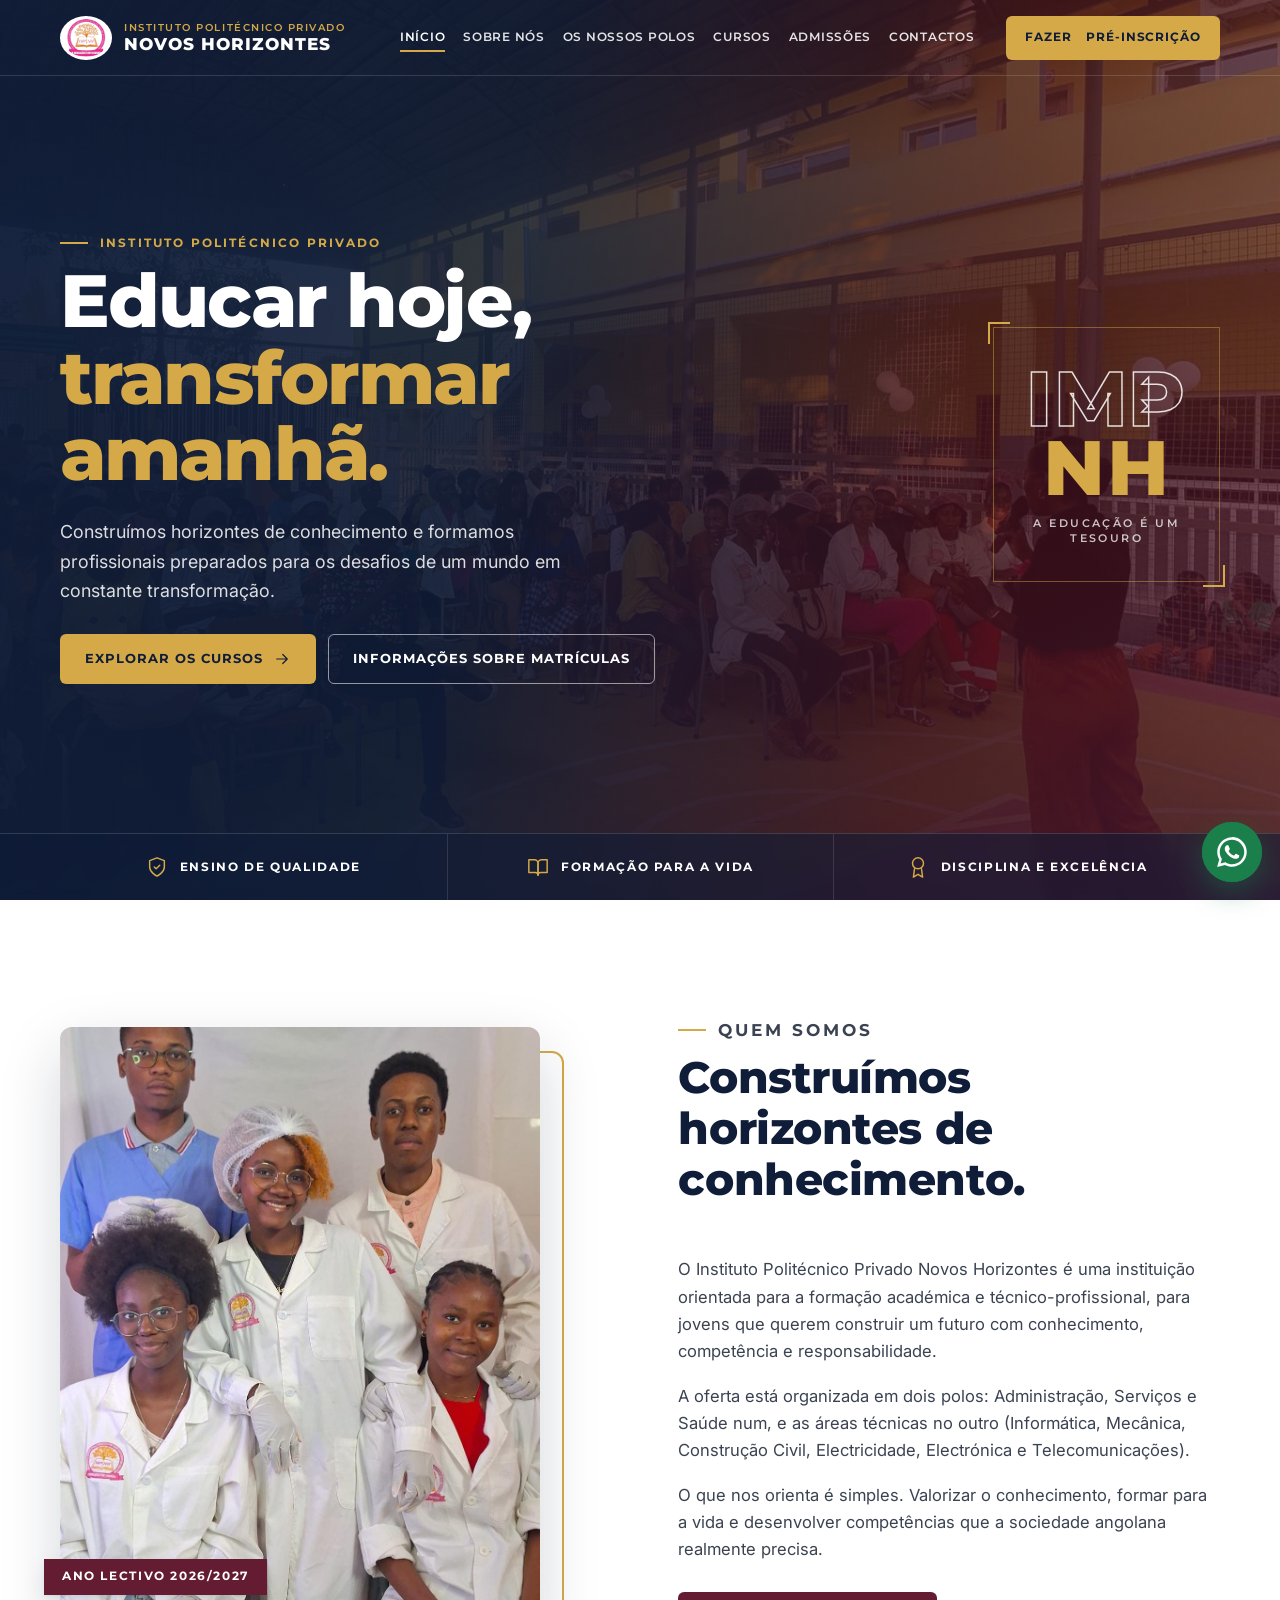
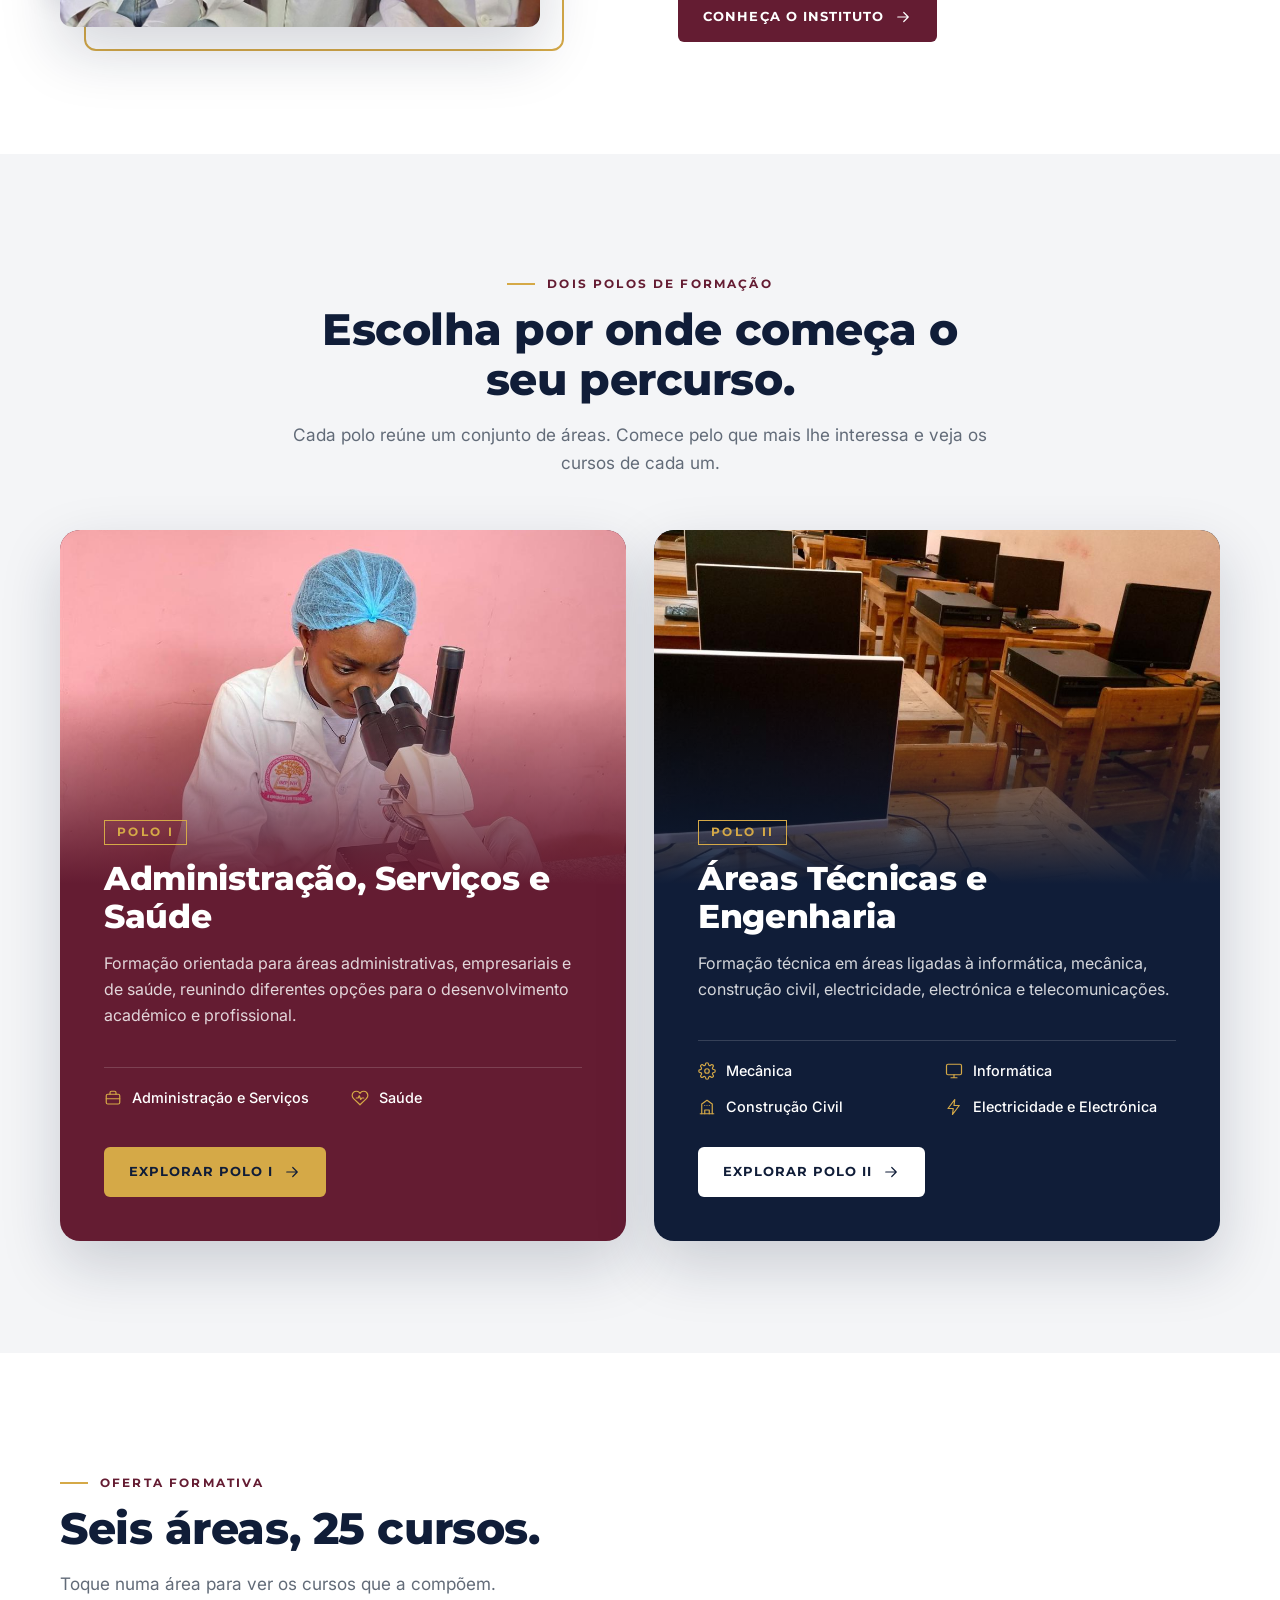
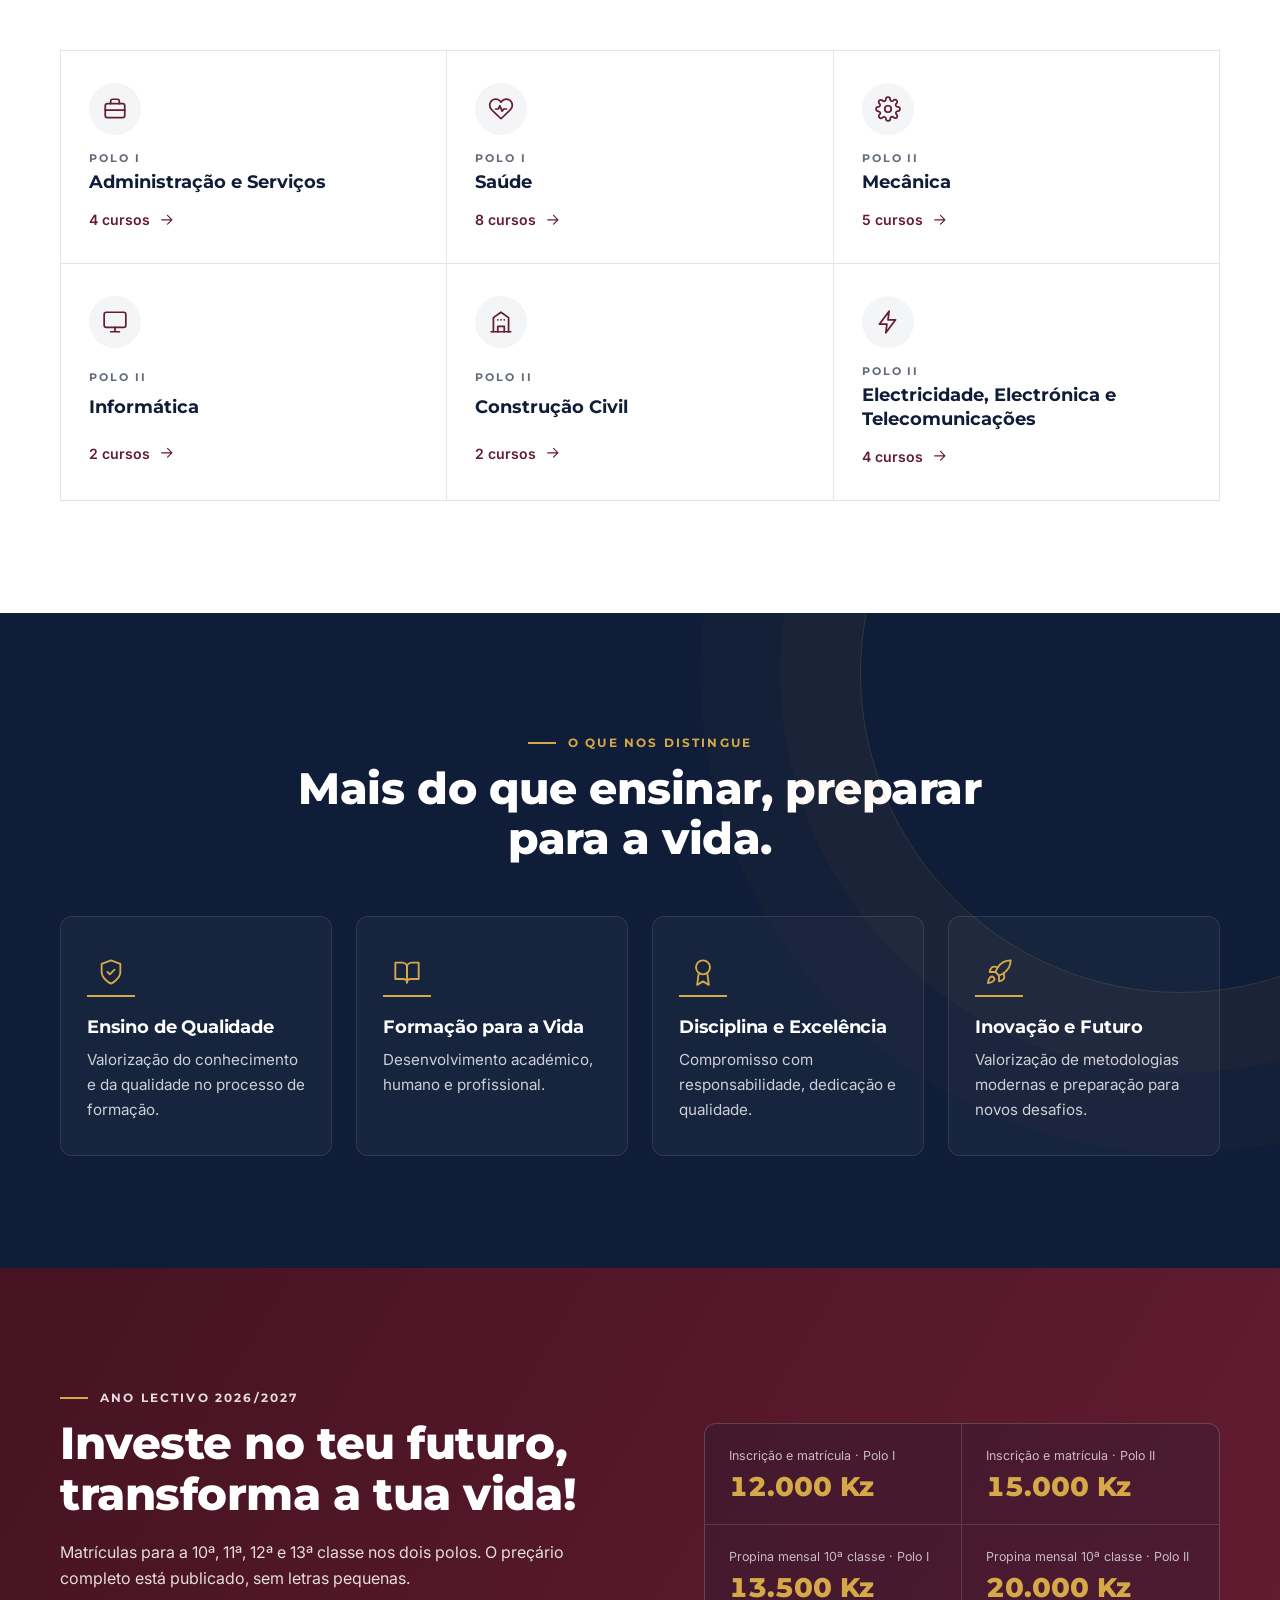
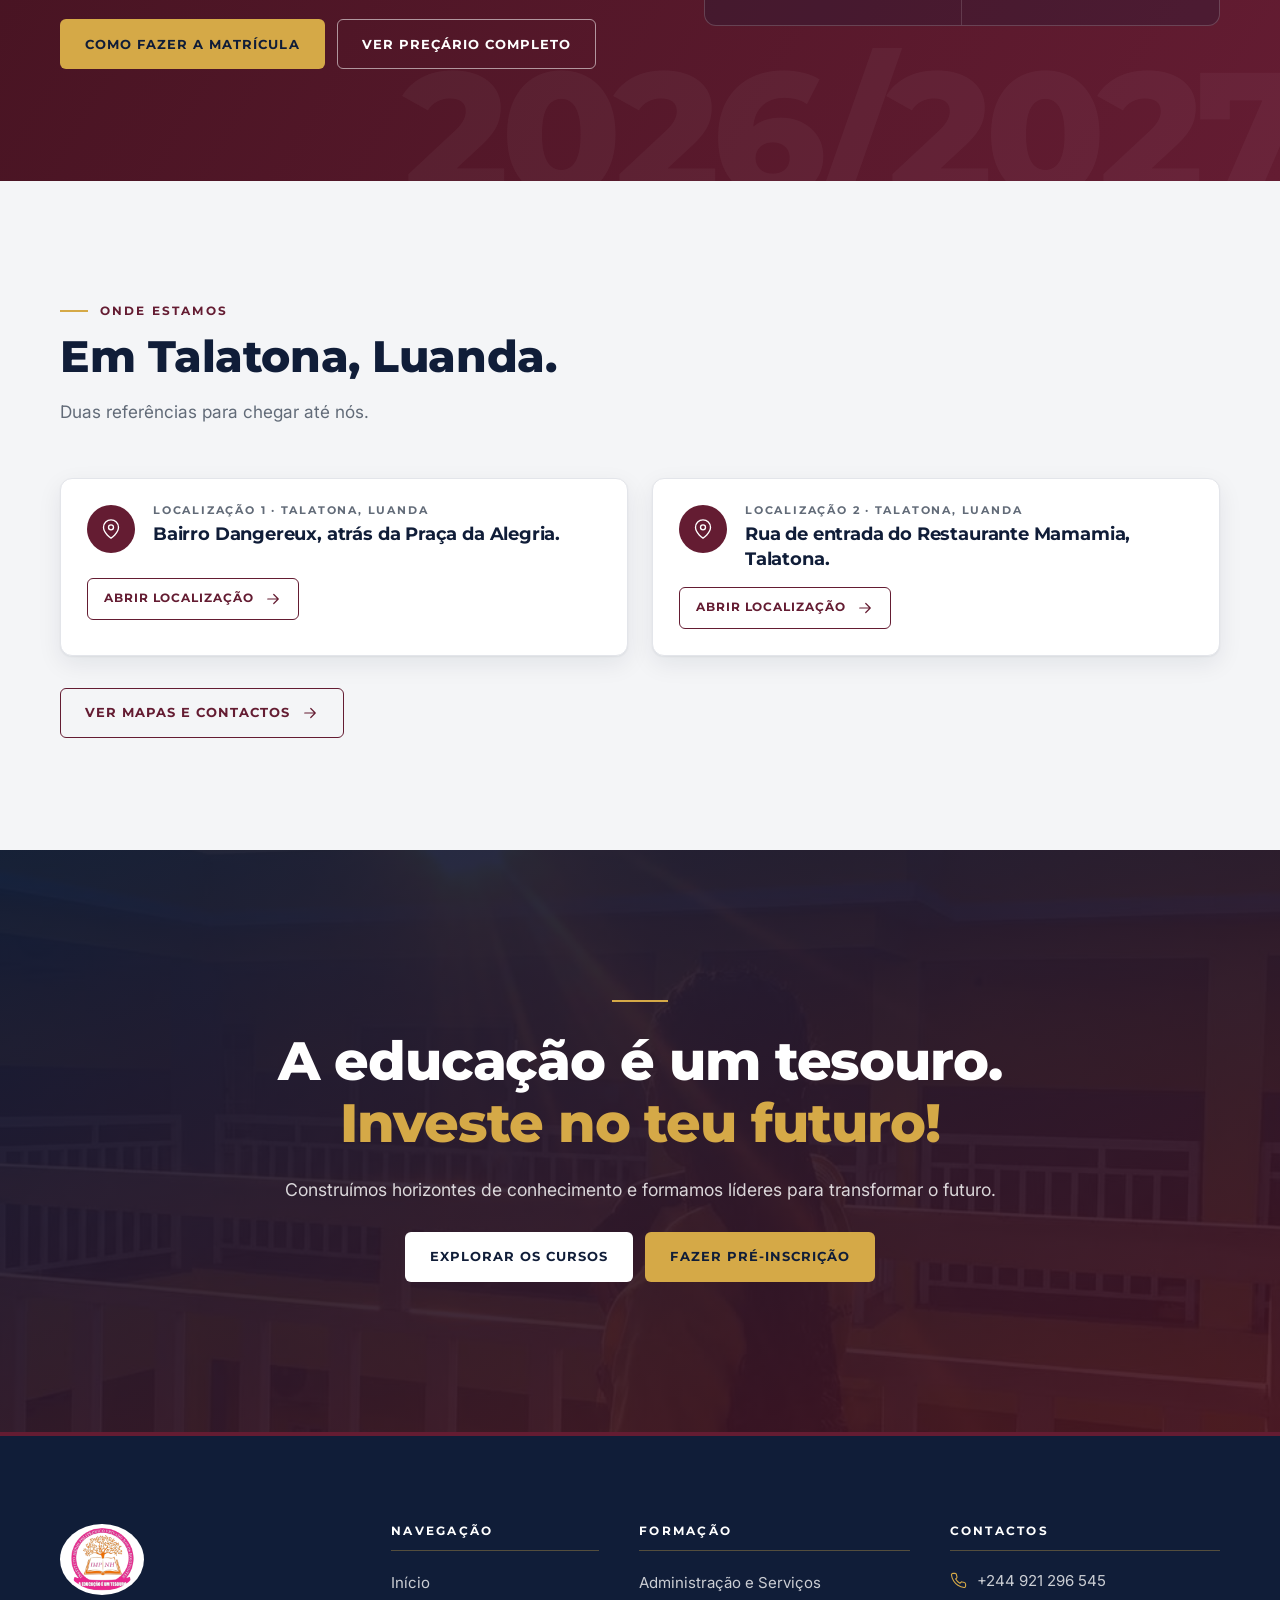
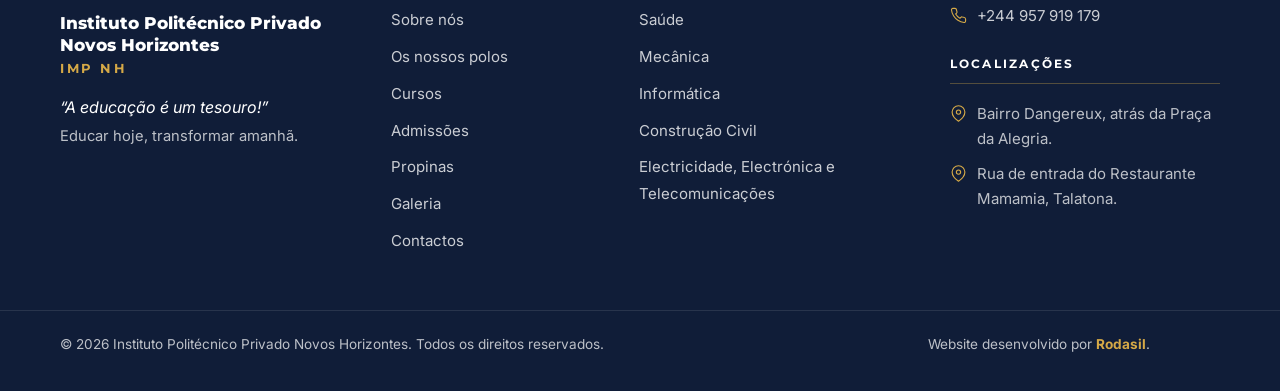
<file: index.html>
<!doctype html>
<html lang="pt">
<head>
<meta charset="utf-8">
<meta name="viewport" content="width=device-width, initial-scale=1">
<meta name="robots" content="noindex, nofollow">
<title>Instituto Politécnico Privado Novos Horizontes | IMP NH</title>
<meta name="description" content="Conheça o Instituto Politécnico Privado Novos Horizontes, em Talatona, Luanda. Formação nas áreas de Administração, Saúde, Informática, Mecânica, Construção Civil e Engenharia.">
<link rel="canonical" href="https://rodasil-angola.github.io/novos-horizontes/">
<meta property="og:type" content="website">
<meta property="og:locale" content="pt_AO">
<meta property="og:site_name" content="Instituto Politécnico Privado Novos Horizontes">
<meta property="og:title" content="Instituto Politécnico Privado Novos Horizontes | IMP NH">
<meta property="og:description" content="Conheça o Instituto Politécnico Privado Novos Horizontes, em Talatona, Luanda. Formação nas áreas de Administração, Saúde, Informática, Mecânica, Construção Civil e Engenharia.">
<meta property="og:url" content="https://rodasil-angola.github.io/novos-horizontes/">
<meta property="og:image" content="https://rodasil-angola.github.io/novos-horizontes/assets/img/vida-academica-01.jpg">
<meta name="twitter:card" content="summary_large_image">
<meta name="theme-color" content="#641C32">
<link rel="icon" type="image/png" href="assets/img/favicon.png">
<link rel="preconnect" href="https://fonts.googleapis.com">
<link rel="preconnect" href="https://fonts.gstatic.com" crossorigin>
<link href="https://fonts.googleapis.com/css2?family=Montserrat:wght@500;600;700;800&family=Inter:wght@400;500;600&display=swap" rel="stylesheet">
<link rel="stylesheet" href="assets/css/main.css">
<script>document.documentElement.classList.add('nh-js')</script>
<script type="application/ld+json">{"@context":"https://schema.org","@type":"EducationalOrganization","name":"Instituto Politécnico Privado Novos Horizontes","alternateName":"IMP NH","slogan":"A educação é um tesouro!","url":"https://rodasil-angola.github.io/novos-horizontes/","logo":"https://rodasil-angola.github.io/novos-horizontes/assets/img/logo-imp-nh.png","telephone":["+244921296545","+244957919179"]}</script>

</head>
<body>

<a class="nh-skip" href="#conteudo">Saltar para o conteúdo</a>
<header class="nh-header" data-header>
  <div class="nh-container nh-header__bar">
    <a class="nh-brand" href="" aria-label="Instituto Politécnico Privado Novos Horizontes, página inicial">
      <img class="nh-brand__logo" src="assets/img/logo-imp-nh.png" alt="" width="58" height="48">
      <span class="nh-brand__text"><span class="nh-brand__top">Instituto Politécnico Privado</span><span class="nh-brand__name">Novos Horizontes</span></span>
    </a>
    <nav class="nh-nav" aria-label="Navegação principal">
      <ul><li><a href="" aria-current="page">Início</a></li><li><a href="sobre/">Sobre nós</a></li><li><a href="polos/">Os nossos polos</a></li><li><a href="cursos/">Cursos</a></li><li><a href="admissoes/">Admissões</a></li><li><a href="contactos/">Contactos</a></li></ul>
    </nav>
    <a class="nh-btn nh-btn--gold nh-header__cta" href="pre-inscricao/"><span class="nh-hide-xs">Fazer&nbsp;</span>pré-inscrição</a>
    <button class="nh-burger" type="button" aria-expanded="false" aria-controls="nh-menu" data-menu-toggle>
      <span class="nh-sr">Abrir menu</span><svg class="ic " viewBox="0 0 24 24" fill="none" stroke="currentColor" stroke-width="1.6" stroke-linecap="round" stroke-linejoin="round" aria-hidden="true"><path d="M3 6h18M3 12h18M3 18h18"/></svg>
    </button>
  </div>
  <div class="nh-mobile" id="nh-menu" hidden data-menu>
    <nav aria-label="Navegação móvel">
      <ul><li><a href="" aria-current="page">Início</a></li><li><a href="sobre/">Sobre nós</a></li><li><a href="polos/">Os nossos polos</a></li><li><a href="cursos/">Cursos</a></li><li><a href="admissoes/">Admissões</a></li><li><a href="contactos/">Contactos</a></li>
        <li><a href="propinas/">Propinas 2026/2027</a></li>
        <li><a href="galeria/">Galeria</a></li>
      </ul>
    </nav>
    <a class="nh-btn nh-btn--gold nh-btn--block" href="pre-inscricao/">Fazer pré-inscrição</a>
    <div class="nh-mobile__tel"><a href="tel:+244921296545"><svg class="ic " viewBox="0 0 24 24" fill="none" stroke="currentColor" stroke-width="1.6" stroke-linecap="round" stroke-linejoin="round" aria-hidden="true"><path d="M22 16.9v3a2 2 0 0 1-2.2 2 19.8 19.8 0 0 1-8.6-3.1 19.5 19.5 0 0 1-6-6A19.8 19.8 0 0 1 2.1 4.2 2 2 0 0 1 4.1 2h3a2 2 0 0 1 2 1.7c.1 1 .4 1.9.7 2.8a2 2 0 0 1-.5 2.1L8 9.9a16 16 0 0 0 6 6l1.3-1.3a2 2 0 0 1 2.1-.4c.9.3 1.8.6 2.8.7a2 2 0 0 1 1.7 2z"/></svg> +244 921 296 545</a><a href="tel:+244957919179"><svg class="ic " viewBox="0 0 24 24" fill="none" stroke="currentColor" stroke-width="1.6" stroke-linecap="round" stroke-linejoin="round" aria-hidden="true"><path d="M22 16.9v3a2 2 0 0 1-2.2 2 19.8 19.8 0 0 1-8.6-3.1 19.5 19.5 0 0 1-6-6A19.8 19.8 0 0 1 2.1 4.2 2 2 0 0 1 4.1 2h3a2 2 0 0 1 2 1.7c.1 1 .4 1.9.7 2.8a2 2 0 0 1-.5 2.1L8 9.9a16 16 0 0 0 6 6l1.3-1.3a2 2 0 0 1 2.1-.4c.9.3 1.8.6 2.8.7a2 2 0 0 1 1.7 2z"/></svg> +244 957 919 179</a></div>
  </div>
</header>
<main id="conteudo">

<section class="nh-hero" aria-labelledby="hero-t">
  <img class="nh-hero__bg" src="assets/img/vida-academica-01.jpg" alt="" fetchpriority="high">
  <div class="nh-container nh-hero__inner">
    <div class="nh-hero__copy">
      <p class="nh-eyebrow nh-eyebrow--light">Instituto Politécnico Privado</p>
      <h1 id="hero-t" class="nh-hero__title">Educar hoje, <em>transformar amanhã.</em></h1>
      <p class="nh-hero__text">Construímos horizontes de conhecimento e formamos profissionais preparados para os desafios de um mundo em constante transformação.</p>
      <div class="nh-actions"><a class="nh-btn nh-btn--gold" href="cursos/">Explorar os cursos <svg class="ic " viewBox="0 0 24 24" fill="none" stroke="currentColor" stroke-width="1.6" stroke-linecap="round" stroke-linejoin="round" aria-hidden="true"><path d="M5 12h14M13 6l6 6-6 6"/></svg></a><a class="nh-btn nh-btn--ghost" href="admissoes/">Informações sobre matrículas</a></div>
    </div>
    <div class="nh-hero__mark" aria-hidden="true">
      <span class="nh-hero__mono">IMP<span>NH</span></span>
      <span class="nh-hero__motto">A educação é um tesouro</span>
    </div>
  </div>
  <div class="nh-hero__strip">
    <ul class="nh-container">
      <li><svg class="ic " viewBox="0 0 24 24" fill="none" stroke="currentColor" stroke-width="1.6" stroke-linecap="round" stroke-linejoin="round" aria-hidden="true"><path d="M12 22s8-4 8-10V5l-8-3-8 3v7c0 6 8 10 8 10z"/><path d="m9 12 2 2 4-4"/></svg><span>Ensino de qualidade</span></li>
      <li><svg class="ic " viewBox="0 0 24 24" fill="none" stroke="currentColor" stroke-width="1.6" stroke-linecap="round" stroke-linejoin="round" aria-hidden="true"><path d="M2 4h6a4 4 0 0 1 4 4v13a3 3 0 0 0-3-3H2z"/><path d="M22 4h-6a4 4 0 0 0-4 4v13a3 3 0 0 1 3-3h7z"/></svg><span>Formação para a vida</span></li>
      <li><svg class="ic " viewBox="0 0 24 24" fill="none" stroke="currentColor" stroke-width="1.6" stroke-linecap="round" stroke-linejoin="round" aria-hidden="true"><circle cx="12" cy="8" r="6"/><path d="M8.2 13.9 7 23l5-3 5 3-1.2-9.1"/></svg><span>Disciplina e excelência</span></li>
    </ul>
  </div>
</section>

<section class="nh-section nh-intro" aria-labelledby="intro-t">
  <div class="nh-container nh-split">
    <div class="nh-split__media nh-frame" data-reveal>
      <img src="assets/img/saude-estudantes.jpg" alt="Estudantes da área de saúde do IMP NH com batas brancas no laboratório" loading="lazy">
      <span class="nh-frame__tag">Ano lectivo 2026/2027</span>
    </div>
    <div class="nh-split__copy">
      <div class="nh-sh nh-sh--left" data-reveal>
  <p class="nh-eyebrow">Quem somos</p>
  <h2 class="nh-sh__title"><span id="intro-t">Construímos horizontes de conhecimento.</span></h2>
  
</div>
      <div data-reveal>
        <p>O Instituto Politécnico Privado Novos Horizontes é uma instituição orientada para a formação académica e técnico-profissional, para jovens que querem construir um futuro com conhecimento, competência e responsabilidade.</p>
        <p>A oferta está organizada em dois polos: Administração, Serviços e Saúde num, e as áreas técnicas no outro (Informática, Mecânica, Construção Civil, Electricidade, Electrónica e Telecomunicações).</p>
        <p>O que nos orienta é simples. Valorizar o conhecimento, formar para a vida e desenvolver competências que a sociedade angolana realmente precisa.</p>
        <div class="nh-actions"><a class="nh-btn nh-btn--primary" href="sobre/">Conheça o instituto <svg class="ic " viewBox="0 0 24 24" fill="none" stroke="currentColor" stroke-width="1.6" stroke-linecap="round" stroke-linejoin="round" aria-hidden="true"><path d="M5 12h14M13 6l6 6-6 6"/></svg></a></div>
      </div>
    </div>
  </div>
</section>

<section class="nh-section nh-section--alt nh-polos" aria-labelledby="polos-t">
  <div class="nh-container">
    <div class="nh-sh nh-sh--center" data-reveal>
  <p class="nh-eyebrow">Dois polos de formação</p>
  <h2 class="nh-sh__title"><span id="polos-t">Escolha por onde começa o seu percurso.</span></h2>
  <p class="nh-sh__text">Cada polo reúne um conjunto de áreas. Comece pelo que mais lhe interessa e veja os cursos de cada um.</p>
</div>
    <div class="nh-polos__grid">
      <article class="nh-polo nh-polo--one" data-reveal>
  <div class="nh-polo__media"><img src="assets/img/saude-microscopio-02.jpg" alt="Estudante do IMP NH a utilizar um microscópio no laboratório" loading="lazy"></div>
  <div class="nh-polo__body">
    <p class="nh-polo__tag">Polo I</p>
    <h3 class="nh-polo__title">Administração, Serviços e Saúde</h3>
    <p class="nh-polo__text">Formação orientada para áreas administrativas, empresariais e de saúde, reunindo diferentes opções para o desenvolvimento académico e profissional.</p>
    <ul class="nh-polo__areas"><li><svg class="ic " viewBox="0 0 24 24" fill="none" stroke="currentColor" stroke-width="1.6" stroke-linecap="round" stroke-linejoin="round" aria-hidden="true"><rect x="3" y="7" width="18" height="13" rx="2"/><path d="M8 7V5a2 2 0 0 1 2-2h4a2 2 0 0 1 2 2v2"/><path d="M3 13h18"/></svg><span>Administração e Serviços</span></li><li><svg class="ic " viewBox="0 0 24 24" fill="none" stroke="currentColor" stroke-width="1.6" stroke-linecap="round" stroke-linejoin="round" aria-hidden="true"><path d="M20.8 4.6a5.5 5.5 0 0 0-7.8 0L12 5.7l-1-1.1a5.5 5.5 0 0 0-7.8 7.8l1 1.1L12 21l7.8-7.5 1-1.1a5.5 5.5 0 0 0 0-7.8z"/><path d="M7 12h2.5l1.5-3 2 5 1.5-2H17"/></svg><span>Saúde</span></li></ul>
    <a class="nh-btn nh-btn--gold" href="polo-i/">Explorar Polo I <svg class="ic " viewBox="0 0 24 24" fill="none" stroke="currentColor" stroke-width="1.6" stroke-linecap="round" stroke-linejoin="round" aria-hidden="true"><path d="M5 12h14M13 6l6 6-6 6"/></svg></a>
  </div>
</article>
      <article class="nh-polo nh-polo--two" data-reveal>
  <div class="nh-polo__media"><img src="assets/img/informatica-sala-01.jpg" alt="Sala de informática do IMP NH com computadores nas bancadas" loading="lazy"></div>
  <div class="nh-polo__body">
    <p class="nh-polo__tag">Polo II</p>
    <h3 class="nh-polo__title">Áreas Técnicas e Engenharia</h3>
    <p class="nh-polo__text">Formação técnica em áreas ligadas à informática, mecânica, construção civil, electricidade, electrónica e telecomunicações.</p>
    <ul class="nh-polo__areas"><li><svg class="ic " viewBox="0 0 24 24" fill="none" stroke="currentColor" stroke-width="1.6" stroke-linecap="round" stroke-linejoin="round" aria-hidden="true"><circle cx="12" cy="12" r="3"/><path d="M19.4 15a1.7 1.7 0 0 0 .3 1.8l.1.1a2 2 0 1 1-2.8 2.8l-.1-.1a1.7 1.7 0 0 0-1.8-.3 1.7 1.7 0 0 0-1 1.5V21a2 2 0 1 1-4 0v-.1a1.7 1.7 0 0 0-1.1-1.5 1.7 1.7 0 0 0-1.8.3l-.1.1a2 2 0 1 1-2.8-2.8l.1-.1a1.7 1.7 0 0 0 .3-1.8 1.7 1.7 0 0 0-1.5-1H3a2 2 0 1 1 0-4h.1a1.7 1.7 0 0 0 1.5-1.1 1.7 1.7 0 0 0-.3-1.8l-.1-.1a2 2 0 1 1 2.8-2.8l.1.1a1.7 1.7 0 0 0 1.8.3H9a1.7 1.7 0 0 0 1-1.5V3a2 2 0 1 1 4 0v.1a1.7 1.7 0 0 0 1 1.5 1.7 1.7 0 0 0 1.8-.3l.1-.1a2 2 0 1 1 2.8 2.8l-.1.1a1.7 1.7 0 0 0-.3 1.8V9a1.7 1.7 0 0 0 1.5 1H21a2 2 0 1 1 0 4h-.1a1.7 1.7 0 0 0-1.5 1z"/></svg><span>Mecânica</span></li><li><svg class="ic " viewBox="0 0 24 24" fill="none" stroke="currentColor" stroke-width="1.6" stroke-linecap="round" stroke-linejoin="round" aria-hidden="true"><rect x="2" y="3" width="20" height="14" rx="2"/><path d="M8 21h8M12 17v4"/></svg><span>Informática</span></li><li><svg class="ic " viewBox="0 0 24 24" fill="none" stroke="currentColor" stroke-width="1.6" stroke-linecap="round" stroke-linejoin="round" aria-hidden="true"><path d="M3 21h18"/><path d="M5 21V8l7-5 7 5v13"/><path d="M9 21v-5h6v5"/><path d="M9 10h.01M15 10h.01M12 10h.01"/></svg><span>Construção Civil</span></li><li><svg class="ic " viewBox="0 0 24 24" fill="none" stroke="currentColor" stroke-width="1.6" stroke-linecap="round" stroke-linejoin="round" aria-hidden="true"><path d="M13 2 4 14h7l-1 8 9-12h-7l1-8z"/></svg><span>Electricidade e Electrónica</span></li></ul>
    <a class="nh-btn nh-btn--light" href="polo-ii/">Explorar Polo II <svg class="ic " viewBox="0 0 24 24" fill="none" stroke="currentColor" stroke-width="1.6" stroke-linecap="round" stroke-linejoin="round" aria-hidden="true"><path d="M5 12h14M13 6l6 6-6 6"/></svg></a>
  </div>
</article>
    </div>
  </div>
</section>

<section class="nh-section nh-areas" aria-labelledby="areas-t">
  <div class="nh-container">
    <div class="nh-sh nh-sh--left" data-reveal>
  <p class="nh-eyebrow">Oferta formativa</p>
  <h2 class="nh-sh__title"><span id="areas-t">Seis áreas, 25 cursos.</span></h2>
  <p class="nh-sh__text">Toque numa área para ver os cursos que a compõem.</p>
</div>
    <div class="nh-areas__grid">
      <a class="nh-area" href="cursos/#area:administracao" data-reveal style="--d:0ms">
          <span class="nh-area__icon"><svg class="ic " viewBox="0 0 24 24" fill="none" stroke="currentColor" stroke-width="1.6" stroke-linecap="round" stroke-linejoin="round" aria-hidden="true"><rect x="3" y="7" width="18" height="13" rx="2"/><path d="M8 7V5a2 2 0 0 1 2-2h4a2 2 0 0 1 2 2v2"/><path d="M3 13h18"/></svg></span>
          <span class="nh-area__polo">Polo I</span>
          <span class="nh-area__name">Administração e Serviços</span>
          <span class="nh-area__count">4 cursos <svg class="ic " viewBox="0 0 24 24" fill="none" stroke="currentColor" stroke-width="1.6" stroke-linecap="round" stroke-linejoin="round" aria-hidden="true"><path d="M5 12h14M13 6l6 6-6 6"/></svg></span>
        </a><a class="nh-area" href="cursos/#area:saude" data-reveal style="--d:60ms">
          <span class="nh-area__icon"><svg class="ic " viewBox="0 0 24 24" fill="none" stroke="currentColor" stroke-width="1.6" stroke-linecap="round" stroke-linejoin="round" aria-hidden="true"><path d="M20.8 4.6a5.5 5.5 0 0 0-7.8 0L12 5.7l-1-1.1a5.5 5.5 0 0 0-7.8 7.8l1 1.1L12 21l7.8-7.5 1-1.1a5.5 5.5 0 0 0 0-7.8z"/><path d="M7 12h2.5l1.5-3 2 5 1.5-2H17"/></svg></span>
          <span class="nh-area__polo">Polo I</span>
          <span class="nh-area__name">Saúde</span>
          <span class="nh-area__count">8 cursos <svg class="ic " viewBox="0 0 24 24" fill="none" stroke="currentColor" stroke-width="1.6" stroke-linecap="round" stroke-linejoin="round" aria-hidden="true"><path d="M5 12h14M13 6l6 6-6 6"/></svg></span>
        </a><a class="nh-area" href="cursos/#area:mecanica" data-reveal style="--d:120ms">
          <span class="nh-area__icon"><svg class="ic " viewBox="0 0 24 24" fill="none" stroke="currentColor" stroke-width="1.6" stroke-linecap="round" stroke-linejoin="round" aria-hidden="true"><circle cx="12" cy="12" r="3"/><path d="M19.4 15a1.7 1.7 0 0 0 .3 1.8l.1.1a2 2 0 1 1-2.8 2.8l-.1-.1a1.7 1.7 0 0 0-1.8-.3 1.7 1.7 0 0 0-1 1.5V21a2 2 0 1 1-4 0v-.1a1.7 1.7 0 0 0-1.1-1.5 1.7 1.7 0 0 0-1.8.3l-.1.1a2 2 0 1 1-2.8-2.8l.1-.1a1.7 1.7 0 0 0 .3-1.8 1.7 1.7 0 0 0-1.5-1H3a2 2 0 1 1 0-4h.1a1.7 1.7 0 0 0 1.5-1.1 1.7 1.7 0 0 0-.3-1.8l-.1-.1a2 2 0 1 1 2.8-2.8l.1.1a1.7 1.7 0 0 0 1.8.3H9a1.7 1.7 0 0 0 1-1.5V3a2 2 0 1 1 4 0v.1a1.7 1.7 0 0 0 1 1.5 1.7 1.7 0 0 0 1.8-.3l.1-.1a2 2 0 1 1 2.8 2.8l-.1.1a1.7 1.7 0 0 0-.3 1.8V9a1.7 1.7 0 0 0 1.5 1H21a2 2 0 1 1 0 4h-.1a1.7 1.7 0 0 0-1.5 1z"/></svg></span>
          <span class="nh-area__polo">Polo II</span>
          <span class="nh-area__name">Mecânica</span>
          <span class="nh-area__count">5 cursos <svg class="ic " viewBox="0 0 24 24" fill="none" stroke="currentColor" stroke-width="1.6" stroke-linecap="round" stroke-linejoin="round" aria-hidden="true"><path d="M5 12h14M13 6l6 6-6 6"/></svg></span>
        </a><a class="nh-area" href="cursos/#area:informatica" data-reveal style="--d:180ms">
          <span class="nh-area__icon"><svg class="ic " viewBox="0 0 24 24" fill="none" stroke="currentColor" stroke-width="1.6" stroke-linecap="round" stroke-linejoin="round" aria-hidden="true"><rect x="2" y="3" width="20" height="14" rx="2"/><path d="M8 21h8M12 17v4"/></svg></span>
          <span class="nh-area__polo">Polo II</span>
          <span class="nh-area__name">Informática</span>
          <span class="nh-area__count">2 cursos <svg class="ic " viewBox="0 0 24 24" fill="none" stroke="currentColor" stroke-width="1.6" stroke-linecap="round" stroke-linejoin="round" aria-hidden="true"><path d="M5 12h14M13 6l6 6-6 6"/></svg></span>
        </a><a class="nh-area" href="cursos/#area:construcao" data-reveal style="--d:240ms">
          <span class="nh-area__icon"><svg class="ic " viewBox="0 0 24 24" fill="none" stroke="currentColor" stroke-width="1.6" stroke-linecap="round" stroke-linejoin="round" aria-hidden="true"><path d="M3 21h18"/><path d="M5 21V8l7-5 7 5v13"/><path d="M9 21v-5h6v5"/><path d="M9 10h.01M15 10h.01M12 10h.01"/></svg></span>
          <span class="nh-area__polo">Polo II</span>
          <span class="nh-area__name">Construção Civil</span>
          <span class="nh-area__count">2 cursos <svg class="ic " viewBox="0 0 24 24" fill="none" stroke="currentColor" stroke-width="1.6" stroke-linecap="round" stroke-linejoin="round" aria-hidden="true"><path d="M5 12h14M13 6l6 6-6 6"/></svg></span>
        </a><a class="nh-area" href="cursos/#area:electricidade" data-reveal style="--d:300ms">
          <span class="nh-area__icon"><svg class="ic " viewBox="0 0 24 24" fill="none" stroke="currentColor" stroke-width="1.6" stroke-linecap="round" stroke-linejoin="round" aria-hidden="true"><path d="M13 2 4 14h7l-1 8 9-12h-7l1-8z"/></svg></span>
          <span class="nh-area__polo">Polo II</span>
          <span class="nh-area__name">Electricidade, Electrónica e Telecomunicações</span>
          <span class="nh-area__count">4 cursos <svg class="ic " viewBox="0 0 24 24" fill="none" stroke="currentColor" stroke-width="1.6" stroke-linecap="round" stroke-linejoin="round" aria-hidden="true"><path d="M5 12h14M13 6l6 6-6 6"/></svg></span>
        </a>
    </div>
  </div>
</section>

<section class="nh-section nh-pillars" aria-labelledby="pilares-t">
  <div class="nh-container">
    <div class="nh-sh nh-sh--center nh-sh--light" data-reveal>
  <p class="nh-eyebrow">O que nos distingue</p>
  <h2 class="nh-sh__title"><span id="pilares-t">Mais do que ensinar, preparar para a vida.</span></h2>
  
</div>
    <div class="nh-grid nh-grid--4">
      <article class="nh-pillar" data-reveal style="--d:0ms"><span class="nh-pillar__icon"><svg class="ic " viewBox="0 0 24 24" fill="none" stroke="currentColor" stroke-width="1.6" stroke-linecap="round" stroke-linejoin="round" aria-hidden="true"><path d="M12 22s8-4 8-10V5l-8-3-8 3v7c0 6 8 10 8 10z"/><path d="m9 12 2 2 4-4"/></svg></span><h3>Ensino de Qualidade</h3><p>Valorização do conhecimento e da qualidade no processo de formação.</p></article><article class="nh-pillar" data-reveal style="--d:80ms"><span class="nh-pillar__icon"><svg class="ic " viewBox="0 0 24 24" fill="none" stroke="currentColor" stroke-width="1.6" stroke-linecap="round" stroke-linejoin="round" aria-hidden="true"><path d="M2 4h6a4 4 0 0 1 4 4v13a3 3 0 0 0-3-3H2z"/><path d="M22 4h-6a4 4 0 0 0-4 4v13a3 3 0 0 1 3-3h7z"/></svg></span><h3>Formação para a Vida</h3><p>Desenvolvimento académico, humano e profissional.</p></article><article class="nh-pillar" data-reveal style="--d:160ms"><span class="nh-pillar__icon"><svg class="ic " viewBox="0 0 24 24" fill="none" stroke="currentColor" stroke-width="1.6" stroke-linecap="round" stroke-linejoin="round" aria-hidden="true"><circle cx="12" cy="8" r="6"/><path d="M8.2 13.9 7 23l5-3 5 3-1.2-9.1"/></svg></span><h3>Disciplina e Excelência</h3><p>Compromisso com responsabilidade, dedicação e qualidade.</p></article><article class="nh-pillar" data-reveal style="--d:240ms"><span class="nh-pillar__icon"><svg class="ic " viewBox="0 0 24 24" fill="none" stroke="currentColor" stroke-width="1.6" stroke-linecap="round" stroke-linejoin="round" aria-hidden="true"><path d="M4.5 16.5c-1.5 1.3-2 5-2 5s3.7-.5 5-2c.7-.8.7-2.1-.1-2.9a2.2 2.2 0 0 0-2.9-.1z"/><path d="m12 15-3-3a22 22 0 0 1 2-4A12.9 12.9 0 0 1 22 2c0 2.7-.8 7.5-6 11a22.4 22.4 0 0 1-4 2z"/><path d="M9 12H4s.6-3 2-4c1.6-1.1 5 0 5 0M12 15v5s3-.6 4-2c1.1-1.6 0-5 0-5"/></svg></span><h3>Inovação e Futuro</h3><p>Valorização de metodologias modernas e preparação para novos desafios.</p></article>
    </div>
  </div>
</section>
<section class="nh-section nh-admcta" aria-labelledby="admcta-t">
  <div class="nh-container nh-admcta__inner" data-reveal>
    <div class="nh-admcta__copy">
      <p class="nh-eyebrow nh-eyebrow--light">Ano Lectivo 2026/2027</p>
      <h2 id="admcta-t" class="nh-admcta__title">Investe no teu futuro, transforma a tua vida!</h2>
      <p>Matrículas para a 10ª, 11ª, 12ª e 13ª classe nos dois polos. O preçário completo está publicado, sem letras pequenas.</p>
      <div class="nh-actions"><a class="nh-btn nh-btn--gold" href="admissoes/">Como fazer a matrícula</a><a class="nh-btn nh-btn--ghost" href="propinas/">Ver preçário completo</a></div>
    </div>
    <dl class="nh-admcta__facts">
      <div><dt>Inscrição e matrícula · Polo I</dt><dd>12.000 Kz</dd></div>
      <div><dt>Inscrição e matrícula · Polo II</dt><dd>15.000 Kz</dd></div>
      <div><dt>Propina mensal 10ª classe · Polo I</dt><dd>13.500 Kz</dd></div>
      <div><dt>Propina mensal 10ª classe · Polo II</dt><dd>20.000 Kz</dd></div>
    </dl>
  </div>
</section>

<section class="nh-section nh-section--alt" aria-labelledby="loc-t">
  <div class="nh-container">
    <div class="nh-sh nh-sh--left" data-reveal>
  <p class="nh-eyebrow">Onde estamos</p>
  <h2 class="nh-sh__title"><span id="loc-t">Em Talatona, Luanda.</span></h2>
  <p class="nh-sh__text">Duas referências para chegar até nós.</p>
</div>
    <div class="nh-grid nh-grid--2"><article class="nh-loc" data-reveal style="--d:0ms">
  
  <div class="nh-loc__body">
    <span class="nh-loc__icon"><svg class="ic " viewBox="0 0 24 24" fill="none" stroke="currentColor" stroke-width="1.6" stroke-linecap="round" stroke-linejoin="round" aria-hidden="true"><path d="M21 10c0 7-9 13-9 13s-9-6-9-13a9 9 0 0 1 18 0z"/><circle cx="12" cy="10" r="3"/></svg></span>
    <div><p class="nh-loc__label">Localização 1 · Talatona, Luanda</p><h3 class="nh-loc__addr">Bairro Dangereux, atrás da Praça da Alegria.</h3></div>
    <a class="nh-btn nh-btn--outline nh-btn--sm" href="https://www.google.com/maps/search/?api=1&query=Pra%C3%A7a%20da%20Alegria%2C%20Talatona%2C%20Luanda%2C%20Angola" target="_blank" rel="noopener">Abrir localização <svg class="ic " viewBox="0 0 24 24" fill="none" stroke="currentColor" stroke-width="1.6" stroke-linecap="round" stroke-linejoin="round" aria-hidden="true"><path d="M5 12h14M13 6l6 6-6 6"/></svg></a>
  </div>
</article><article class="nh-loc" data-reveal style="--d:80ms">
  
  <div class="nh-loc__body">
    <span class="nh-loc__icon"><svg class="ic " viewBox="0 0 24 24" fill="none" stroke="currentColor" stroke-width="1.6" stroke-linecap="round" stroke-linejoin="round" aria-hidden="true"><path d="M21 10c0 7-9 13-9 13s-9-6-9-13a9 9 0 0 1 18 0z"/><circle cx="12" cy="10" r="3"/></svg></span>
    <div><p class="nh-loc__label">Localização 2 · Talatona, Luanda</p><h3 class="nh-loc__addr">Rua de entrada do Restaurante Mamamia, Talatona.</h3></div>
    <a class="nh-btn nh-btn--outline nh-btn--sm" href="https://www.google.com/maps/search/?api=1&query=Restaurante%20Mamamia%2C%20Talatona%2C%20Luanda%2C%20Angola" target="_blank" rel="noopener">Abrir localização <svg class="ic " viewBox="0 0 24 24" fill="none" stroke="currentColor" stroke-width="1.6" stroke-linecap="round" stroke-linejoin="round" aria-hidden="true"><path d="M5 12h14M13 6l6 6-6 6"/></svg></a>
  </div>
</article></div>
    <div class="nh-actions"><a class="nh-btn nh-btn--outline" href="contactos/">Ver mapas e contactos <svg class="ic " viewBox="0 0 24 24" fill="none" stroke="currentColor" stroke-width="1.6" stroke-linecap="round" stroke-linejoin="round" aria-hidden="true"><path d="M5 12h14M13 6l6 6-6 6"/></svg></a></div>
  </div>
</section>

<section class="nh-final" aria-labelledby="final-t">
  <img class="nh-final__bg" src="assets/img/campus-entardecer.jpg" alt="" loading="lazy">
  <div class="nh-container nh-final__inner" data-reveal>
    <span class="nh-final__rule" aria-hidden="true"></span>
    <h2 id="final-t" class="nh-final__title">A educação é um tesouro. <em>Investe no teu futuro!</em></h2>
    <p>Construímos horizontes de conhecimento e formamos líderes para transformar o futuro.</p>
    <div class="nh-actions nh-actions--center"><a class="nh-btn nh-btn--light" href="cursos/">Explorar os cursos</a><a class="nh-btn nh-btn--gold" href="pre-inscricao/">Fazer pré-inscrição</a></div>
  </div>
</section>
</main>
<footer class="nh-footer">
  <div class="nh-container nh-footer__grid">
    <div class="nh-footer__brand">
      <img src="assets/img/logo-imp-nh.png" alt="Logótipo do IMP NH" width="96" height="80" loading="lazy">
      <p class="nh-footer__name">Instituto Politécnico Privado Novos Horizontes</p>
      <p class="nh-footer__sigla">IMP NH</p>
      <p class="nh-footer__motto">“A educação é um tesouro!”</p>
      <p class="nh-footer__phrase">Educar hoje, transformar amanhã.</p>
      
    </div>
    <div><h2 class="nh-footer__h">Navegação</h2><ul><li><a href="">Início</a></li><li><a href="sobre/">Sobre nós</a></li><li><a href="polos/">Os nossos polos</a></li><li><a href="cursos/">Cursos</a></li><li><a href="admissoes/">Admissões</a></li><li><a href="propinas/">Propinas</a></li><li><a href="galeria/">Galeria</a></li><li><a href="contactos/">Contactos</a></li></ul></div>
    <div><h2 class="nh-footer__h">Formação</h2><ul><li><a href="polo-i/#administracao">Administração e Serviços</a></li><li><a href="polo-i/#saude">Saúde</a></li><li><a href="polo-ii/#mecanica">Mecânica</a></li><li><a href="polo-ii/#informatica">Informática</a></li><li><a href="polo-ii/#construcao">Construção Civil</a></li><li><a href="polo-ii/#electricidade">Electricidade, Electrónica e Telecomunicações</a></li></ul></div>
    <div><h2 class="nh-footer__h">Contactos</h2><ul class="nh-footer__contacts"><li><a href="tel:+244921296545"><svg class="ic " viewBox="0 0 24 24" fill="none" stroke="currentColor" stroke-width="1.6" stroke-linecap="round" stroke-linejoin="round" aria-hidden="true"><path d="M22 16.9v3a2 2 0 0 1-2.2 2 19.8 19.8 0 0 1-8.6-3.1 19.5 19.5 0 0 1-6-6A19.8 19.8 0 0 1 2.1 4.2 2 2 0 0 1 4.1 2h3a2 2 0 0 1 2 1.7c.1 1 .4 1.9.7 2.8a2 2 0 0 1-.5 2.1L8 9.9a16 16 0 0 0 6 6l1.3-1.3a2 2 0 0 1 2.1-.4c.9.3 1.8.6 2.8.7a2 2 0 0 1 1.7 2z"/></svg>+244 921 296 545</a></li><li><a href="tel:+244957919179"><svg class="ic " viewBox="0 0 24 24" fill="none" stroke="currentColor" stroke-width="1.6" stroke-linecap="round" stroke-linejoin="round" aria-hidden="true"><path d="M22 16.9v3a2 2 0 0 1-2.2 2 19.8 19.8 0 0 1-8.6-3.1 19.5 19.5 0 0 1-6-6A19.8 19.8 0 0 1 2.1 4.2 2 2 0 0 1 4.1 2h3a2 2 0 0 1 2 1.7c.1 1 .4 1.9.7 2.8a2 2 0 0 1-.5 2.1L8 9.9a16 16 0 0 0 6 6l1.3-1.3a2 2 0 0 1 2.1-.4c.9.3 1.8.6 2.8.7a2 2 0 0 1 1.7 2z"/></svg>+244 957 919 179</a></li></ul>
      <h2 class="nh-footer__h nh-footer__h--sp">Localizações</h2><ul class="nh-footer__contacts"><li><span><svg class="ic " viewBox="0 0 24 24" fill="none" stroke="currentColor" stroke-width="1.6" stroke-linecap="round" stroke-linejoin="round" aria-hidden="true"><path d="M21 10c0 7-9 13-9 13s-9-6-9-13a9 9 0 0 1 18 0z"/><circle cx="12" cy="10" r="3"/></svg>Bairro Dangereux, atrás da Praça da Alegria.</span></li><li><span><svg class="ic " viewBox="0 0 24 24" fill="none" stroke="currentColor" stroke-width="1.6" stroke-linecap="round" stroke-linejoin="round" aria-hidden="true"><path d="M21 10c0 7-9 13-9 13s-9-6-9-13a9 9 0 0 1 18 0z"/><circle cx="12" cy="10" r="3"/></svg>Rua de entrada do Restaurante Mamamia, Talatona.</span></li></ul></div>
  </div>
  <div class="nh-footer__bottom"><div class="nh-container"><p>© 2026 Instituto Politécnico Privado Novos Horizontes. Todos os direitos reservados.</p><p>Website desenvolvido por <strong>Rodasil</strong>.</p></div></div>
</footer>
<div class="nh-wa" data-wa>
  <div class="nh-wa__panel" id="nh-wa-panel" hidden data-wa-panel>
    <p class="nh-wa__title">Fale connosco no WhatsApp</p>
    <p class="nh-wa__sub">Escolha um dos números da secretaria.</p>
    <a class="nh-wa__opt" href="https://wa.me/244921296545?text=Ol%C3%A1!%20Gostaria%20de%20obter%20informa%C3%A7%C3%B5es%20sobre%20os%20cursos%2C%20matr%C3%ADculas%20e%20propinas%20do%20Instituto%20Polit%C3%A9cnico%20Privado%20Novos%20Horizontes." target="_blank" rel="noopener"><svg class="ic ic--wa" viewBox="0 0 24 24" aria-hidden="true"><path fill="currentColor" d="M17.5 14.4c-.3-.1-1.7-.8-2-.9-.3-.1-.5-.1-.7.1-.2.3-.8.9-.9 1.1-.2.2-.3.2-.6.1-.3-.1-1.2-.5-2.3-1.4-.9-.8-1.4-1.7-1.6-2-.2-.3 0-.5.1-.6l.4-.5c.1-.2.2-.3.3-.5.1-.2 0-.4 0-.5l-.9-2.2c-.2-.6-.5-.5-.7-.5h-.6c-.2 0-.5.1-.8.4-.3.3-1 1-1 2.4s1 2.8 1.2 3c.1.2 2 3.1 4.9 4.3.7.3 1.2.5 1.6.6.7.2 1.3.2 1.8.1.6-.1 1.7-.7 1.9-1.4.2-.7.2-1.2.2-1.4-.1-.1-.3-.2-.6-.3zM12 21.8c-1.8 0-3.5-.5-5-1.4l-.4-.2-3.7 1 1-3.6-.2-.4c-1-1.6-1.5-3.4-1.5-5.2C2.2 6.6 6.6 2.2 12 2.2c2.6 0 5.1 1 6.9 2.9 1.9 1.9 2.9 4.3 2.9 6.9 0 5.4-4.4 9.8-9.8 9.8zm8.4-18.2A11.8 11.8 0 0 0 12 .1C5.5.1.2 5.4.2 11.9c0 2.1.5 4.1 1.6 5.9L.1 24l6.3-1.7c1.7.9 3.7 1.4 5.6 1.4 6.5 0 11.8-5.3 11.8-11.8 0-3.2-1.2-6.1-3.4-8.3z"/></svg><span>+244 921 296 545</span><svg class="ic " viewBox="0 0 24 24" fill="none" stroke="currentColor" stroke-width="1.6" stroke-linecap="round" stroke-linejoin="round" aria-hidden="true"><path d="M5 12h14M13 6l6 6-6 6"/></svg></a><a class="nh-wa__opt" href="https://wa.me/244957919179?text=Ol%C3%A1!%20Gostaria%20de%20obter%20informa%C3%A7%C3%B5es%20sobre%20os%20cursos%2C%20matr%C3%ADculas%20e%20propinas%20do%20Instituto%20Polit%C3%A9cnico%20Privado%20Novos%20Horizontes." target="_blank" rel="noopener"><svg class="ic ic--wa" viewBox="0 0 24 24" aria-hidden="true"><path fill="currentColor" d="M17.5 14.4c-.3-.1-1.7-.8-2-.9-.3-.1-.5-.1-.7.1-.2.3-.8.9-.9 1.1-.2.2-.3.2-.6.1-.3-.1-1.2-.5-2.3-1.4-.9-.8-1.4-1.7-1.6-2-.2-.3 0-.5.1-.6l.4-.5c.1-.2.2-.3.3-.5.1-.2 0-.4 0-.5l-.9-2.2c-.2-.6-.5-.5-.7-.5h-.6c-.2 0-.5.1-.8.4-.3.3-1 1-1 2.4s1 2.8 1.2 3c.1.2 2 3.1 4.9 4.3.7.3 1.2.5 1.6.6.7.2 1.3.2 1.8.1.6-.1 1.7-.7 1.9-1.4.2-.7.2-1.2.2-1.4-.1-.1-.3-.2-.6-.3zM12 21.8c-1.8 0-3.5-.5-5-1.4l-.4-.2-3.7 1 1-3.6-.2-.4c-1-1.6-1.5-3.4-1.5-5.2C2.2 6.6 6.6 2.2 12 2.2c2.6 0 5.1 1 6.9 2.9 1.9 1.9 2.9 4.3 2.9 6.9 0 5.4-4.4 9.8-9.8 9.8zm8.4-18.2A11.8 11.8 0 0 0 12 .1C5.5.1.2 5.4.2 11.9c0 2.1.5 4.1 1.6 5.9L.1 24l6.3-1.7c1.7.9 3.7 1.4 5.6 1.4 6.5 0 11.8-5.3 11.8-11.8 0-3.2-1.2-6.1-3.4-8.3z"/></svg><span>+244 957 919 179</span><svg class="ic " viewBox="0 0 24 24" fill="none" stroke="currentColor" stroke-width="1.6" stroke-linecap="round" stroke-linejoin="round" aria-hidden="true"><path d="M5 12h14M13 6l6 6-6 6"/></svg></a>
  </div>
  <button class="nh-wa__btn" type="button" aria-expanded="false" aria-controls="nh-wa-panel" data-wa-toggle>
    <svg class="ic ic--wa" viewBox="0 0 24 24" aria-hidden="true"><path fill="currentColor" d="M17.5 14.4c-.3-.1-1.7-.8-2-.9-.3-.1-.5-.1-.7.1-.2.3-.8.9-.9 1.1-.2.2-.3.2-.6.1-.3-.1-1.2-.5-2.3-1.4-.9-.8-1.4-1.7-1.6-2-.2-.3 0-.5.1-.6l.4-.5c.1-.2.2-.3.3-.5.1-.2 0-.4 0-.5l-.9-2.2c-.2-.6-.5-.5-.7-.5h-.6c-.2 0-.5.1-.8.4-.3.3-1 1-1 2.4s1 2.8 1.2 3c.1.2 2 3.1 4.9 4.3.7.3 1.2.5 1.6.6.7.2 1.3.2 1.8.1.6-.1 1.7-.7 1.9-1.4.2-.7.2-1.2.2-1.4-.1-.1-.3-.2-.6-.3zM12 21.8c-1.8 0-3.5-.5-5-1.4l-.4-.2-3.7 1 1-3.6-.2-.4c-1-1.6-1.5-3.4-1.5-5.2C2.2 6.6 6.6 2.2 12 2.2c2.6 0 5.1 1 6.9 2.9 1.9 1.9 2.9 4.3 2.9 6.9 0 5.4-4.4 9.8-9.8 9.8zm8.4-18.2A11.8 11.8 0 0 0 12 .1C5.5.1.2 5.4.2 11.9c0 2.1.5 4.1 1.6 5.9L.1 24l6.3-1.7c1.7.9 3.7 1.4 5.6 1.4 6.5 0 11.8-5.3 11.8-11.8 0-3.2-1.2-6.1-3.4-8.3z"/></svg><span class="nh-sr">Contactar pelo WhatsApp</span>
  </button>
</div>
<script src="assets/js/main.js" defer></script>
</body>
</html>
</file>
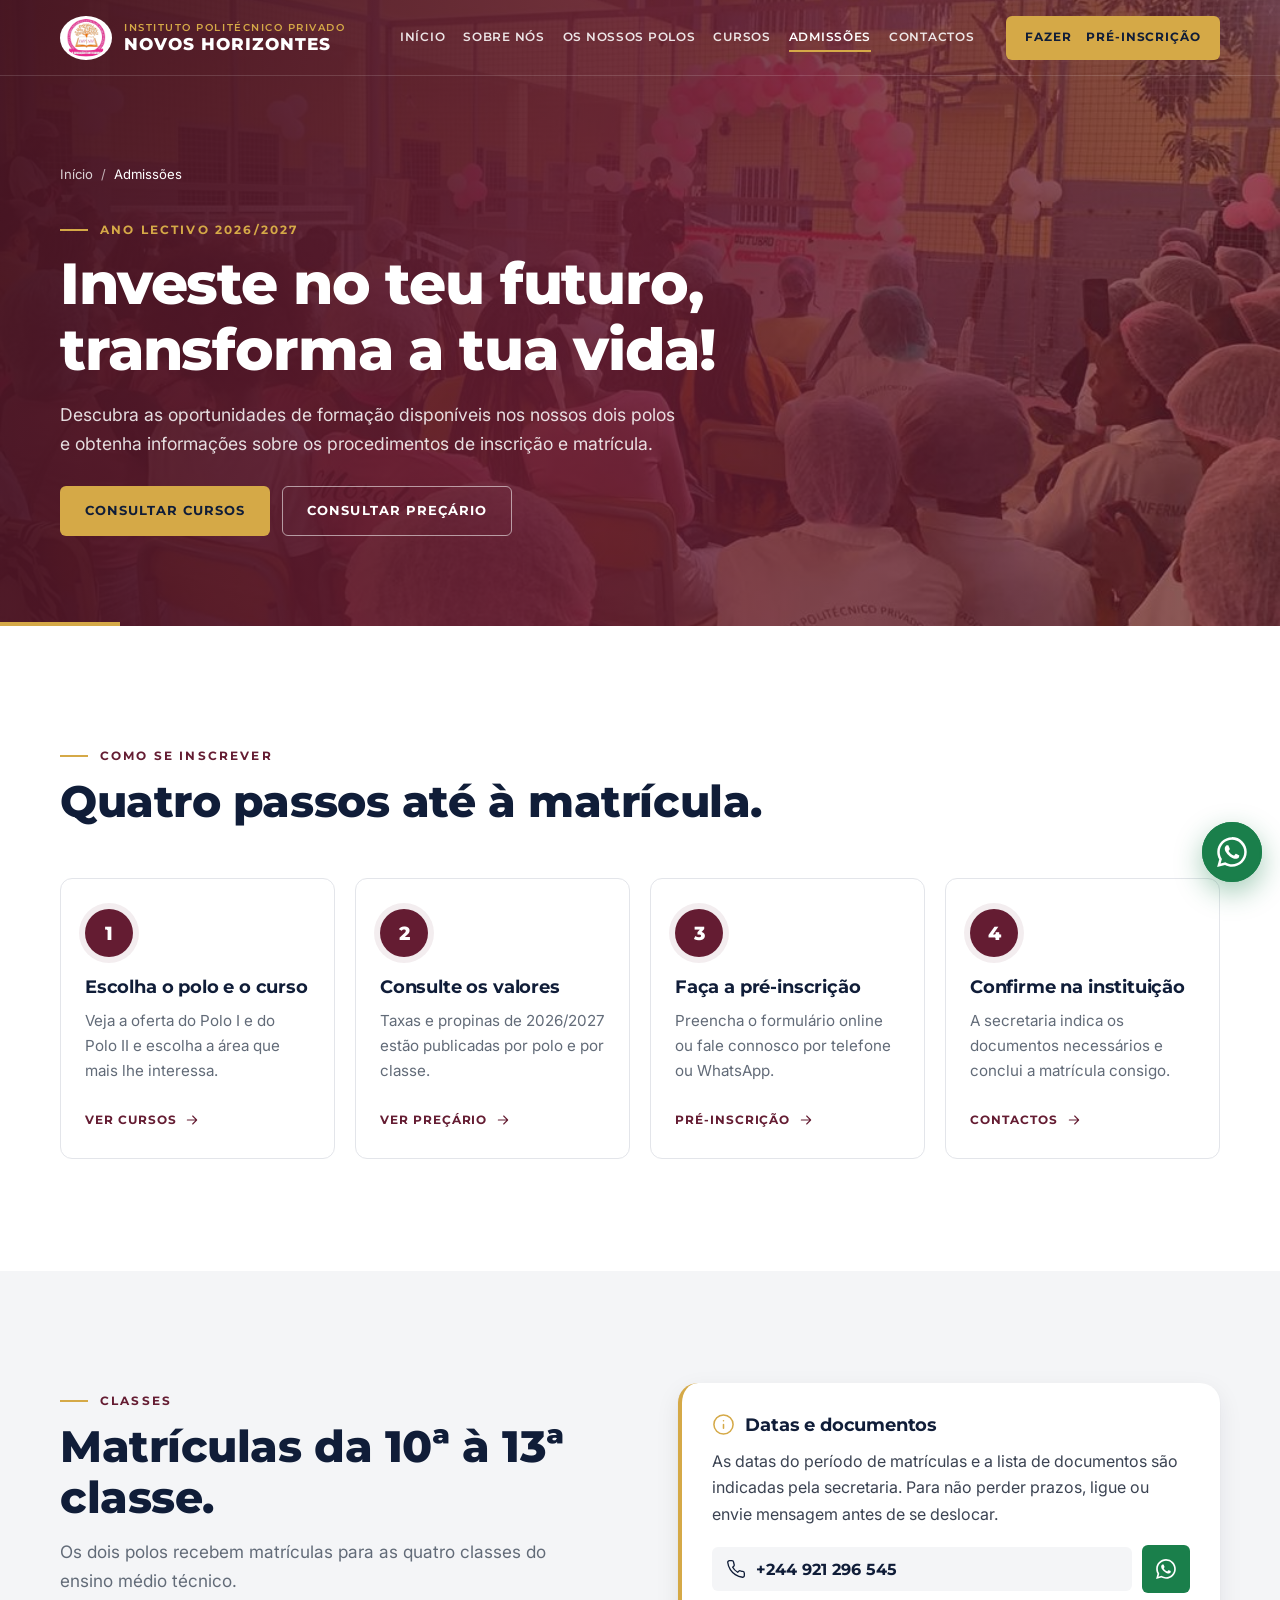
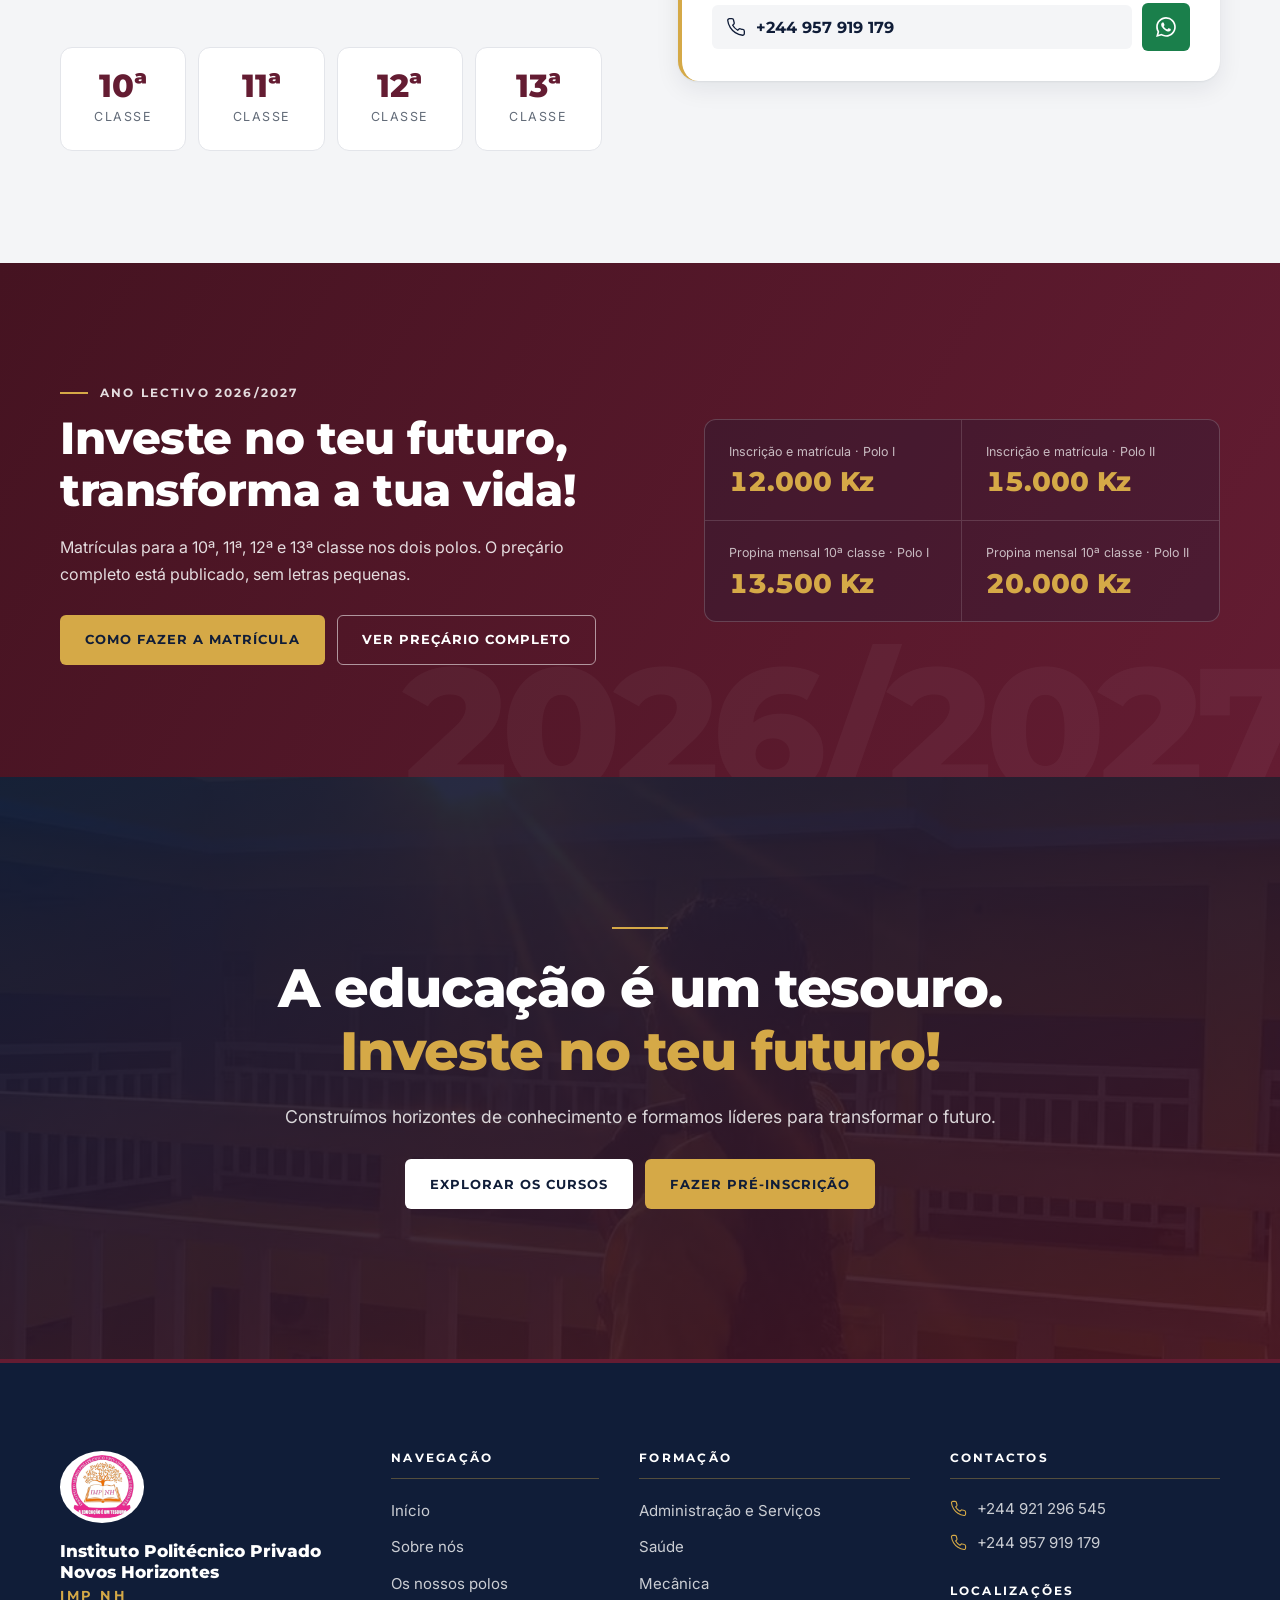
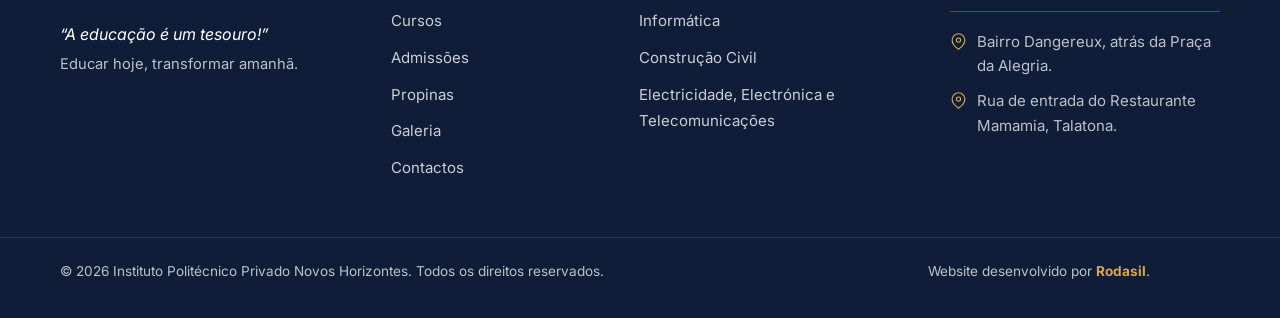
<file: admissoes/index.html>
<!doctype html>
<html lang="pt">
<head>
<meta charset="utf-8">
<meta name="viewport" content="width=device-width, initial-scale=1">
<meta name="robots" content="noindex, nofollow">
<title>Admissões e matrículas 2026/2027 | IMP NH</title>
<meta name="description" content="Matrículas para o ano lectivo 2026/2027 no Instituto Politécnico Privado Novos Horizontes, em Talatona. Cursos, preçário e pré-inscrição online.">
<link rel="canonical" href="https://rodasil-angola.github.io/novos-horizontes/admissoes/">
<meta property="og:type" content="website">
<meta property="og:locale" content="pt_AO">
<meta property="og:site_name" content="Instituto Politécnico Privado Novos Horizontes">
<meta property="og:title" content="Admissões e matrículas 2026/2027 | IMP NH">
<meta property="og:description" content="Matrículas para o ano lectivo 2026/2027 no Instituto Politécnico Privado Novos Horizontes, em Talatona. Cursos, preçário e pré-inscrição online.">
<meta property="og:url" content="https://rodasil-angola.github.io/novos-horizontes/admissoes/">
<meta property="og:image" content="https://rodasil-angola.github.io/novos-horizontes/assets/img/vida-academica-01.jpg">
<meta name="twitter:card" content="summary_large_image">
<meta name="theme-color" content="#641C32">
<link rel="icon" type="image/png" href="../assets/img/favicon.png">
<link rel="preconnect" href="https://fonts.googleapis.com">
<link rel="preconnect" href="https://fonts.gstatic.com" crossorigin>
<link href="https://fonts.googleapis.com/css2?family=Montserrat:wght@500;600;700;800&family=Inter:wght@400;500;600&display=swap" rel="stylesheet">
<link rel="stylesheet" href="../assets/css/main.css">
<script>document.documentElement.classList.add('nh-js')</script>
<script type="application/ld+json">{"@context":"https://schema.org","@type":"EducationalOrganization","name":"Instituto Politécnico Privado Novos Horizontes","alternateName":"IMP NH","slogan":"A educação é um tesouro!","url":"https://rodasil-angola.github.io/novos-horizontes/","logo":"https://rodasil-angola.github.io/novos-horizontes/assets/img/logo-imp-nh.png","telephone":["+244921296545","+244957919179"]}</script>

</head>
<body>

<a class="nh-skip" href="#conteudo">Saltar para o conteúdo</a>
<header class="nh-header" data-header>
  <div class="nh-container nh-header__bar">
    <a class="nh-brand" href="../" aria-label="Instituto Politécnico Privado Novos Horizontes, página inicial">
      <img class="nh-brand__logo" src="../assets/img/logo-imp-nh.png" alt="" width="58" height="48">
      <span class="nh-brand__text"><span class="nh-brand__top">Instituto Politécnico Privado</span><span class="nh-brand__name">Novos Horizontes</span></span>
    </a>
    <nav class="nh-nav" aria-label="Navegação principal">
      <ul><li><a href="../">Início</a></li><li><a href="../sobre/">Sobre nós</a></li><li><a href="../polos/">Os nossos polos</a></li><li><a href="../cursos/">Cursos</a></li><li><a href="../admissoes/" aria-current="page">Admissões</a></li><li><a href="../contactos/">Contactos</a></li></ul>
    </nav>
    <a class="nh-btn nh-btn--gold nh-header__cta" href="../pre-inscricao/"><span class="nh-hide-xs">Fazer&nbsp;</span>pré-inscrição</a>
    <button class="nh-burger" type="button" aria-expanded="false" aria-controls="nh-menu" data-menu-toggle>
      <span class="nh-sr">Abrir menu</span><svg class="ic " viewBox="0 0 24 24" fill="none" stroke="currentColor" stroke-width="1.6" stroke-linecap="round" stroke-linejoin="round" aria-hidden="true"><path d="M3 6h18M3 12h18M3 18h18"/></svg>
    </button>
  </div>
  <div class="nh-mobile" id="nh-menu" hidden data-menu>
    <nav aria-label="Navegação móvel">
      <ul><li><a href="../">Início</a></li><li><a href="../sobre/">Sobre nós</a></li><li><a href="../polos/">Os nossos polos</a></li><li><a href="../cursos/">Cursos</a></li><li><a href="../admissoes/" aria-current="page">Admissões</a></li><li><a href="../contactos/">Contactos</a></li>
        <li><a href="../propinas/">Propinas 2026/2027</a></li>
        <li><a href="../galeria/">Galeria</a></li>
      </ul>
    </nav>
    <a class="nh-btn nh-btn--gold nh-btn--block" href="../pre-inscricao/">Fazer pré-inscrição</a>
    <div class="nh-mobile__tel"><a href="tel:+244921296545"><svg class="ic " viewBox="0 0 24 24" fill="none" stroke="currentColor" stroke-width="1.6" stroke-linecap="round" stroke-linejoin="round" aria-hidden="true"><path d="M22 16.9v3a2 2 0 0 1-2.2 2 19.8 19.8 0 0 1-8.6-3.1 19.5 19.5 0 0 1-6-6A19.8 19.8 0 0 1 2.1 4.2 2 2 0 0 1 4.1 2h3a2 2 0 0 1 2 1.7c.1 1 .4 1.9.7 2.8a2 2 0 0 1-.5 2.1L8 9.9a16 16 0 0 0 6 6l1.3-1.3a2 2 0 0 1 2.1-.4c.9.3 1.8.6 2.8.7a2 2 0 0 1 1.7 2z"/></svg> +244 921 296 545</a><a href="tel:+244957919179"><svg class="ic " viewBox="0 0 24 24" fill="none" stroke="currentColor" stroke-width="1.6" stroke-linecap="round" stroke-linejoin="round" aria-hidden="true"><path d="M22 16.9v3a2 2 0 0 1-2.2 2 19.8 19.8 0 0 1-8.6-3.1 19.5 19.5 0 0 1-6-6A19.8 19.8 0 0 1 2.1 4.2 2 2 0 0 1 4.1 2h3a2 2 0 0 1 2 1.7c.1 1 .4 1.9.7 2.8a2 2 0 0 1-.5 2.1L8 9.9a16 16 0 0 0 6 6l1.3-1.3a2 2 0 0 1 2.1-.4c.9.3 1.8.6 2.8.7a2 2 0 0 1 1.7 2z"/></svg> +244 957 919 179</a></div>
  </div>
</header>
<main id="conteudo">

<section class="nh-phero nh-phero--bordo">
  <img class="nh-phero__bg" src="../assets/img/vida-academica-03.jpg" alt="" fetchpriority="high">
  <div class="nh-container nh-phero__inner">
    <nav class="nh-crumbs" aria-label="Localização na página"><a href="../">Início</a><span aria-hidden="true">/</span><span aria-current="page">Admissões</span></nav>
    <p class="nh-eyebrow nh-eyebrow--light">Ano Lectivo 2026/2027</p>
    <h1 class="nh-phero__title">Investe no teu futuro, transforma a tua vida!</h1>
    <p class="nh-phero__text">Descubra as oportunidades de formação disponíveis nos nossos dois polos e obtenha informações sobre os procedimentos de inscrição e matrícula.</p>
    <div class="nh-actions"><a class="nh-btn nh-btn--gold" href="../cursos/">Consultar cursos</a><a class="nh-btn nh-btn--ghost" href="../propinas/">Consultar preçário</a></div>
  </div>
</section>
<section class="nh-section" aria-labelledby="passos-t">
  <div class="nh-container">
    <div class="nh-sh nh-sh--left" data-reveal>
  <p class="nh-eyebrow">Como se inscrever</p>
  <h2 class="nh-sh__title"><span id="passos-t">Quatro passos até à matrícula.</span></h2>
  
</div>
    <ol class="nh-steps">
      <li class="nh-step" data-reveal style="--d:0ms"><span class="nh-step__n">1</span><h3>Escolha o polo e o curso</h3><p>Veja a oferta do Polo I e do Polo II e escolha a área que mais lhe interessa.</p><a href="../cursos/">Ver cursos <svg class="ic " viewBox="0 0 24 24" fill="none" stroke="currentColor" stroke-width="1.6" stroke-linecap="round" stroke-linejoin="round" aria-hidden="true"><path d="M5 12h14M13 6l6 6-6 6"/></svg></a></li><li class="nh-step" data-reveal style="--d:80ms"><span class="nh-step__n">2</span><h3>Consulte os valores</h3><p>Taxas e propinas de 2026/2027 estão publicadas por polo e por classe.</p><a href="../propinas/">Ver preçário <svg class="ic " viewBox="0 0 24 24" fill="none" stroke="currentColor" stroke-width="1.6" stroke-linecap="round" stroke-linejoin="round" aria-hidden="true"><path d="M5 12h14M13 6l6 6-6 6"/></svg></a></li><li class="nh-step" data-reveal style="--d:160ms"><span class="nh-step__n">3</span><h3>Faça a pré-inscrição</h3><p>Preencha o formulário online ou fale connosco por telefone ou WhatsApp.</p><a href="../pre-inscricao/">Pré-inscrição <svg class="ic " viewBox="0 0 24 24" fill="none" stroke="currentColor" stroke-width="1.6" stroke-linecap="round" stroke-linejoin="round" aria-hidden="true"><path d="M5 12h14M13 6l6 6-6 6"/></svg></a></li><li class="nh-step" data-reveal style="--d:240ms"><span class="nh-step__n">4</span><h3>Confirme na instituição</h3><p>A secretaria indica os documentos necessários e conclui a matrícula consigo.</p><a href="../contactos/">Contactos <svg class="ic " viewBox="0 0 24 24" fill="none" stroke="currentColor" stroke-width="1.6" stroke-linecap="round" stroke-linejoin="round" aria-hidden="true"><path d="M5 12h14M13 6l6 6-6 6"/></svg></a></li>
    </ol>
  </div>
</section>
<section class="nh-section nh-section--alt" aria-labelledby="classes-t">
  <div class="nh-container nh-split nh-split--top">
    <div>
      <div class="nh-sh nh-sh--left" data-reveal>
  <p class="nh-eyebrow">Classes</p>
  <h2 class="nh-sh__title"><span id="classes-t">Matrículas da 10ª à 13ª classe.</span></h2>
  <p class="nh-sh__text">Os dois polos recebem matrículas para as quatro classes do ensino médio técnico.</p>
</div>
      <ul class="nh-classes" data-reveal><li><strong>10ª</strong><span>Classe</span></li><li><strong>11ª</strong><span>Classe</span></li><li><strong>12ª</strong><span>Classe</span></li><li><strong>13ª</strong><span>Classe</span></li></ul>
    </div>
    <div class="nh-infobox" data-reveal>
      <h3><svg class="ic " viewBox="0 0 24 24" fill="none" stroke="currentColor" stroke-width="1.6" stroke-linecap="round" stroke-linejoin="round" aria-hidden="true"><circle cx="12" cy="12" r="10"/><path d="M12 16v-4M12 8h.01"/></svg> Datas e documentos</h3>
      <p>As datas do período de matrículas e a lista de documentos são indicadas pela secretaria. Para não perder prazos, ligue ou envie mensagem antes de se deslocar.</p>
      <ul class="nh-infobox__tels"><li><a href="tel:+244921296545"><svg class="ic " viewBox="0 0 24 24" fill="none" stroke="currentColor" stroke-width="1.6" stroke-linecap="round" stroke-linejoin="round" aria-hidden="true"><path d="M22 16.9v3a2 2 0 0 1-2.2 2 19.8 19.8 0 0 1-8.6-3.1 19.5 19.5 0 0 1-6-6A19.8 19.8 0 0 1 2.1 4.2 2 2 0 0 1 4.1 2h3a2 2 0 0 1 2 1.7c.1 1 .4 1.9.7 2.8a2 2 0 0 1-.5 2.1L8 9.9a16 16 0 0 0 6 6l1.3-1.3a2 2 0 0 1 2.1-.4c.9.3 1.8.6 2.8.7a2 2 0 0 1 1.7 2z"/></svg>+244 921 296 545</a><a class="nh-infobox__wa" href="https://wa.me/244921296545?text=Ol%C3%A1!%20Gostaria%20de%20obter%20informa%C3%A7%C3%B5es%20sobre%20os%20cursos%2C%20matr%C3%ADculas%20e%20propinas%20do%20Instituto%20Polit%C3%A9cnico%20Privado%20Novos%20Horizontes." target="_blank" rel="noopener"><svg class="ic ic--wa" viewBox="0 0 24 24" aria-hidden="true"><path fill="currentColor" d="M17.5 14.4c-.3-.1-1.7-.8-2-.9-.3-.1-.5-.1-.7.1-.2.3-.8.9-.9 1.1-.2.2-.3.2-.6.1-.3-.1-1.2-.5-2.3-1.4-.9-.8-1.4-1.7-1.6-2-.2-.3 0-.5.1-.6l.4-.5c.1-.2.2-.3.3-.5.1-.2 0-.4 0-.5l-.9-2.2c-.2-.6-.5-.5-.7-.5h-.6c-.2 0-.5.1-.8.4-.3.3-1 1-1 2.4s1 2.8 1.2 3c.1.2 2 3.1 4.9 4.3.7.3 1.2.5 1.6.6.7.2 1.3.2 1.8.1.6-.1 1.7-.7 1.9-1.4.2-.7.2-1.2.2-1.4-.1-.1-.3-.2-.6-.3zM12 21.8c-1.8 0-3.5-.5-5-1.4l-.4-.2-3.7 1 1-3.6-.2-.4c-1-1.6-1.5-3.4-1.5-5.2C2.2 6.6 6.6 2.2 12 2.2c2.6 0 5.1 1 6.9 2.9 1.9 1.9 2.9 4.3 2.9 6.9 0 5.4-4.4 9.8-9.8 9.8zm8.4-18.2A11.8 11.8 0 0 0 12 .1C5.5.1.2 5.4.2 11.9c0 2.1.5 4.1 1.6 5.9L.1 24l6.3-1.7c1.7.9 3.7 1.4 5.6 1.4 6.5 0 11.8-5.3 11.8-11.8 0-3.2-1.2-6.1-3.4-8.3z"/></svg><span class="nh-sr">WhatsApp +244 921 296 545</span></a></li><li><a href="tel:+244957919179"><svg class="ic " viewBox="0 0 24 24" fill="none" stroke="currentColor" stroke-width="1.6" stroke-linecap="round" stroke-linejoin="round" aria-hidden="true"><path d="M22 16.9v3a2 2 0 0 1-2.2 2 19.8 19.8 0 0 1-8.6-3.1 19.5 19.5 0 0 1-6-6A19.8 19.8 0 0 1 2.1 4.2 2 2 0 0 1 4.1 2h3a2 2 0 0 1 2 1.7c.1 1 .4 1.9.7 2.8a2 2 0 0 1-.5 2.1L8 9.9a16 16 0 0 0 6 6l1.3-1.3a2 2 0 0 1 2.1-.4c.9.3 1.8.6 2.8.7a2 2 0 0 1 1.7 2z"/></svg>+244 957 919 179</a><a class="nh-infobox__wa" href="https://wa.me/244957919179?text=Ol%C3%A1!%20Gostaria%20de%20obter%20informa%C3%A7%C3%B5es%20sobre%20os%20cursos%2C%20matr%C3%ADculas%20e%20propinas%20do%20Instituto%20Polit%C3%A9cnico%20Privado%20Novos%20Horizontes." target="_blank" rel="noopener"><svg class="ic ic--wa" viewBox="0 0 24 24" aria-hidden="true"><path fill="currentColor" d="M17.5 14.4c-.3-.1-1.7-.8-2-.9-.3-.1-.5-.1-.7.1-.2.3-.8.9-.9 1.1-.2.2-.3.2-.6.1-.3-.1-1.2-.5-2.3-1.4-.9-.8-1.4-1.7-1.6-2-.2-.3 0-.5.1-.6l.4-.5c.1-.2.2-.3.3-.5.1-.2 0-.4 0-.5l-.9-2.2c-.2-.6-.5-.5-.7-.5h-.6c-.2 0-.5.1-.8.4-.3.3-1 1-1 2.4s1 2.8 1.2 3c.1.2 2 3.1 4.9 4.3.7.3 1.2.5 1.6.6.7.2 1.3.2 1.8.1.6-.1 1.7-.7 1.9-1.4.2-.7.2-1.2.2-1.4-.1-.1-.3-.2-.6-.3zM12 21.8c-1.8 0-3.5-.5-5-1.4l-.4-.2-3.7 1 1-3.6-.2-.4c-1-1.6-1.5-3.4-1.5-5.2C2.2 6.6 6.6 2.2 12 2.2c2.6 0 5.1 1 6.9 2.9 1.9 1.9 2.9 4.3 2.9 6.9 0 5.4-4.4 9.8-9.8 9.8zm8.4-18.2A11.8 11.8 0 0 0 12 .1C5.5.1.2 5.4.2 11.9c0 2.1.5 4.1 1.6 5.9L.1 24l6.3-1.7c1.7.9 3.7 1.4 5.6 1.4 6.5 0 11.8-5.3 11.8-11.8 0-3.2-1.2-6.1-3.4-8.3z"/></svg><span class="nh-sr">WhatsApp +244 957 919 179</span></a></li></ul>
    </div>
  </div>
</section>
<section class="nh-section nh-admcta" aria-labelledby="admcta-t">
  <div class="nh-container nh-admcta__inner" data-reveal>
    <div class="nh-admcta__copy">
      <p class="nh-eyebrow nh-eyebrow--light">Ano Lectivo 2026/2027</p>
      <h2 id="admcta-t" class="nh-admcta__title">Investe no teu futuro, transforma a tua vida!</h2>
      <p>Matrículas para a 10ª, 11ª, 12ª e 13ª classe nos dois polos. O preçário completo está publicado, sem letras pequenas.</p>
      <div class="nh-actions"><a class="nh-btn nh-btn--gold" href="../admissoes/">Como fazer a matrícula</a><a class="nh-btn nh-btn--ghost" href="../propinas/">Ver preçário completo</a></div>
    </div>
    <dl class="nh-admcta__facts">
      <div><dt>Inscrição e matrícula · Polo I</dt><dd>12.000 Kz</dd></div>
      <div><dt>Inscrição e matrícula · Polo II</dt><dd>15.000 Kz</dd></div>
      <div><dt>Propina mensal 10ª classe · Polo I</dt><dd>13.500 Kz</dd></div>
      <div><dt>Propina mensal 10ª classe · Polo II</dt><dd>20.000 Kz</dd></div>
    </dl>
  </div>
</section>
<section class="nh-final" aria-labelledby="final-t">
  <img class="nh-final__bg" src="../assets/img/campus-entardecer.jpg" alt="" loading="lazy">
  <div class="nh-container nh-final__inner" data-reveal>
    <span class="nh-final__rule" aria-hidden="true"></span>
    <h2 id="final-t" class="nh-final__title">A educação é um tesouro. <em>Investe no teu futuro!</em></h2>
    <p>Construímos horizontes de conhecimento e formamos líderes para transformar o futuro.</p>
    <div class="nh-actions nh-actions--center"><a class="nh-btn nh-btn--light" href="../cursos/">Explorar os cursos</a><a class="nh-btn nh-btn--gold" href="../pre-inscricao/">Fazer pré-inscrição</a></div>
  </div>
</section>
</main>
<footer class="nh-footer">
  <div class="nh-container nh-footer__grid">
    <div class="nh-footer__brand">
      <img src="../assets/img/logo-imp-nh.png" alt="Logótipo do IMP NH" width="96" height="80" loading="lazy">
      <p class="nh-footer__name">Instituto Politécnico Privado Novos Horizontes</p>
      <p class="nh-footer__sigla">IMP NH</p>
      <p class="nh-footer__motto">“A educação é um tesouro!”</p>
      <p class="nh-footer__phrase">Educar hoje, transformar amanhã.</p>
      
    </div>
    <div><h2 class="nh-footer__h">Navegação</h2><ul><li><a href="../">Início</a></li><li><a href="../sobre/">Sobre nós</a></li><li><a href="../polos/">Os nossos polos</a></li><li><a href="../cursos/">Cursos</a></li><li><a href="../admissoes/">Admissões</a></li><li><a href="../propinas/">Propinas</a></li><li><a href="../galeria/">Galeria</a></li><li><a href="../contactos/">Contactos</a></li></ul></div>
    <div><h2 class="nh-footer__h">Formação</h2><ul><li><a href="../polo-i/#administracao">Administração e Serviços</a></li><li><a href="../polo-i/#saude">Saúde</a></li><li><a href="../polo-ii/#mecanica">Mecânica</a></li><li><a href="../polo-ii/#informatica">Informática</a></li><li><a href="../polo-ii/#construcao">Construção Civil</a></li><li><a href="../polo-ii/#electricidade">Electricidade, Electrónica e Telecomunicações</a></li></ul></div>
    <div><h2 class="nh-footer__h">Contactos</h2><ul class="nh-footer__contacts"><li><a href="tel:+244921296545"><svg class="ic " viewBox="0 0 24 24" fill="none" stroke="currentColor" stroke-width="1.6" stroke-linecap="round" stroke-linejoin="round" aria-hidden="true"><path d="M22 16.9v3a2 2 0 0 1-2.2 2 19.8 19.8 0 0 1-8.6-3.1 19.5 19.5 0 0 1-6-6A19.8 19.8 0 0 1 2.1 4.2 2 2 0 0 1 4.1 2h3a2 2 0 0 1 2 1.7c.1 1 .4 1.9.7 2.8a2 2 0 0 1-.5 2.1L8 9.9a16 16 0 0 0 6 6l1.3-1.3a2 2 0 0 1 2.1-.4c.9.3 1.8.6 2.8.7a2 2 0 0 1 1.7 2z"/></svg>+244 921 296 545</a></li><li><a href="tel:+244957919179"><svg class="ic " viewBox="0 0 24 24" fill="none" stroke="currentColor" stroke-width="1.6" stroke-linecap="round" stroke-linejoin="round" aria-hidden="true"><path d="M22 16.9v3a2 2 0 0 1-2.2 2 19.8 19.8 0 0 1-8.6-3.1 19.5 19.5 0 0 1-6-6A19.8 19.8 0 0 1 2.1 4.2 2 2 0 0 1 4.1 2h3a2 2 0 0 1 2 1.7c.1 1 .4 1.9.7 2.8a2 2 0 0 1-.5 2.1L8 9.9a16 16 0 0 0 6 6l1.3-1.3a2 2 0 0 1 2.1-.4c.9.3 1.8.6 2.8.7a2 2 0 0 1 1.7 2z"/></svg>+244 957 919 179</a></li></ul>
      <h2 class="nh-footer__h nh-footer__h--sp">Localizações</h2><ul class="nh-footer__contacts"><li><span><svg class="ic " viewBox="0 0 24 24" fill="none" stroke="currentColor" stroke-width="1.6" stroke-linecap="round" stroke-linejoin="round" aria-hidden="true"><path d="M21 10c0 7-9 13-9 13s-9-6-9-13a9 9 0 0 1 18 0z"/><circle cx="12" cy="10" r="3"/></svg>Bairro Dangereux, atrás da Praça da Alegria.</span></li><li><span><svg class="ic " viewBox="0 0 24 24" fill="none" stroke="currentColor" stroke-width="1.6" stroke-linecap="round" stroke-linejoin="round" aria-hidden="true"><path d="M21 10c0 7-9 13-9 13s-9-6-9-13a9 9 0 0 1 18 0z"/><circle cx="12" cy="10" r="3"/></svg>Rua de entrada do Restaurante Mamamia, Talatona.</span></li></ul></div>
  </div>
  <div class="nh-footer__bottom"><div class="nh-container"><p>© 2026 Instituto Politécnico Privado Novos Horizontes. Todos os direitos reservados.</p><p>Website desenvolvido por <strong>Rodasil</strong>.</p></div></div>
</footer>
<div class="nh-wa" data-wa>
  <div class="nh-wa__panel" id="nh-wa-panel" hidden data-wa-panel>
    <p class="nh-wa__title">Fale connosco no WhatsApp</p>
    <p class="nh-wa__sub">Escolha um dos números da secretaria.</p>
    <a class="nh-wa__opt" href="https://wa.me/244921296545?text=Ol%C3%A1!%20Gostaria%20de%20obter%20informa%C3%A7%C3%B5es%20sobre%20os%20cursos%2C%20matr%C3%ADculas%20e%20propinas%20do%20Instituto%20Polit%C3%A9cnico%20Privado%20Novos%20Horizontes." target="_blank" rel="noopener"><svg class="ic ic--wa" viewBox="0 0 24 24" aria-hidden="true"><path fill="currentColor" d="M17.5 14.4c-.3-.1-1.7-.8-2-.9-.3-.1-.5-.1-.7.1-.2.3-.8.9-.9 1.1-.2.2-.3.2-.6.1-.3-.1-1.2-.5-2.3-1.4-.9-.8-1.4-1.7-1.6-2-.2-.3 0-.5.1-.6l.4-.5c.1-.2.2-.3.3-.5.1-.2 0-.4 0-.5l-.9-2.2c-.2-.6-.5-.5-.7-.5h-.6c-.2 0-.5.1-.8.4-.3.3-1 1-1 2.4s1 2.8 1.2 3c.1.2 2 3.1 4.9 4.3.7.3 1.2.5 1.6.6.7.2 1.3.2 1.8.1.6-.1 1.7-.7 1.9-1.4.2-.7.2-1.2.2-1.4-.1-.1-.3-.2-.6-.3zM12 21.8c-1.8 0-3.5-.5-5-1.4l-.4-.2-3.7 1 1-3.6-.2-.4c-1-1.6-1.5-3.4-1.5-5.2C2.2 6.6 6.6 2.2 12 2.2c2.6 0 5.1 1 6.9 2.9 1.9 1.9 2.9 4.3 2.9 6.9 0 5.4-4.4 9.8-9.8 9.8zm8.4-18.2A11.8 11.8 0 0 0 12 .1C5.5.1.2 5.4.2 11.9c0 2.1.5 4.1 1.6 5.9L.1 24l6.3-1.7c1.7.9 3.7 1.4 5.6 1.4 6.5 0 11.8-5.3 11.8-11.8 0-3.2-1.2-6.1-3.4-8.3z"/></svg><span>+244 921 296 545</span><svg class="ic " viewBox="0 0 24 24" fill="none" stroke="currentColor" stroke-width="1.6" stroke-linecap="round" stroke-linejoin="round" aria-hidden="true"><path d="M5 12h14M13 6l6 6-6 6"/></svg></a><a class="nh-wa__opt" href="https://wa.me/244957919179?text=Ol%C3%A1!%20Gostaria%20de%20obter%20informa%C3%A7%C3%B5es%20sobre%20os%20cursos%2C%20matr%C3%ADculas%20e%20propinas%20do%20Instituto%20Polit%C3%A9cnico%20Privado%20Novos%20Horizontes." target="_blank" rel="noopener"><svg class="ic ic--wa" viewBox="0 0 24 24" aria-hidden="true"><path fill="currentColor" d="M17.5 14.4c-.3-.1-1.7-.8-2-.9-.3-.1-.5-.1-.7.1-.2.3-.8.9-.9 1.1-.2.2-.3.2-.6.1-.3-.1-1.2-.5-2.3-1.4-.9-.8-1.4-1.7-1.6-2-.2-.3 0-.5.1-.6l.4-.5c.1-.2.2-.3.3-.5.1-.2 0-.4 0-.5l-.9-2.2c-.2-.6-.5-.5-.7-.5h-.6c-.2 0-.5.1-.8.4-.3.3-1 1-1 2.4s1 2.8 1.2 3c.1.2 2 3.1 4.9 4.3.7.3 1.2.5 1.6.6.7.2 1.3.2 1.8.1.6-.1 1.7-.7 1.9-1.4.2-.7.2-1.2.2-1.4-.1-.1-.3-.2-.6-.3zM12 21.8c-1.8 0-3.5-.5-5-1.4l-.4-.2-3.7 1 1-3.6-.2-.4c-1-1.6-1.5-3.4-1.5-5.2C2.2 6.6 6.6 2.2 12 2.2c2.6 0 5.1 1 6.9 2.9 1.9 1.9 2.9 4.3 2.9 6.9 0 5.4-4.4 9.8-9.8 9.8zm8.4-18.2A11.8 11.8 0 0 0 12 .1C5.5.1.2 5.4.2 11.9c0 2.1.5 4.1 1.6 5.9L.1 24l6.3-1.7c1.7.9 3.7 1.4 5.6 1.4 6.5 0 11.8-5.3 11.8-11.8 0-3.2-1.2-6.1-3.4-8.3z"/></svg><span>+244 957 919 179</span><svg class="ic " viewBox="0 0 24 24" fill="none" stroke="currentColor" stroke-width="1.6" stroke-linecap="round" stroke-linejoin="round" aria-hidden="true"><path d="M5 12h14M13 6l6 6-6 6"/></svg></a>
  </div>
  <button class="nh-wa__btn" type="button" aria-expanded="false" aria-controls="nh-wa-panel" data-wa-toggle>
    <svg class="ic ic--wa" viewBox="0 0 24 24" aria-hidden="true"><path fill="currentColor" d="M17.5 14.4c-.3-.1-1.7-.8-2-.9-.3-.1-.5-.1-.7.1-.2.3-.8.9-.9 1.1-.2.2-.3.2-.6.1-.3-.1-1.2-.5-2.3-1.4-.9-.8-1.4-1.7-1.6-2-.2-.3 0-.5.1-.6l.4-.5c.1-.2.2-.3.3-.5.1-.2 0-.4 0-.5l-.9-2.2c-.2-.6-.5-.5-.7-.5h-.6c-.2 0-.5.1-.8.4-.3.3-1 1-1 2.4s1 2.8 1.2 3c.1.2 2 3.1 4.9 4.3.7.3 1.2.5 1.6.6.7.2 1.3.2 1.8.1.6-.1 1.7-.7 1.9-1.4.2-.7.2-1.2.2-1.4-.1-.1-.3-.2-.6-.3zM12 21.8c-1.8 0-3.5-.5-5-1.4l-.4-.2-3.7 1 1-3.6-.2-.4c-1-1.6-1.5-3.4-1.5-5.2C2.2 6.6 6.6 2.2 12 2.2c2.6 0 5.1 1 6.9 2.9 1.9 1.9 2.9 4.3 2.9 6.9 0 5.4-4.4 9.8-9.8 9.8zm8.4-18.2A11.8 11.8 0 0 0 12 .1C5.5.1.2 5.4.2 11.9c0 2.1.5 4.1 1.6 5.9L.1 24l6.3-1.7c1.7.9 3.7 1.4 5.6 1.4 6.5 0 11.8-5.3 11.8-11.8 0-3.2-1.2-6.1-3.4-8.3z"/></svg><span class="nh-sr">Contactar pelo WhatsApp</span>
  </button>
</div>
<script src="../assets/js/main.js" defer></script>
</body>
</html>
</file>
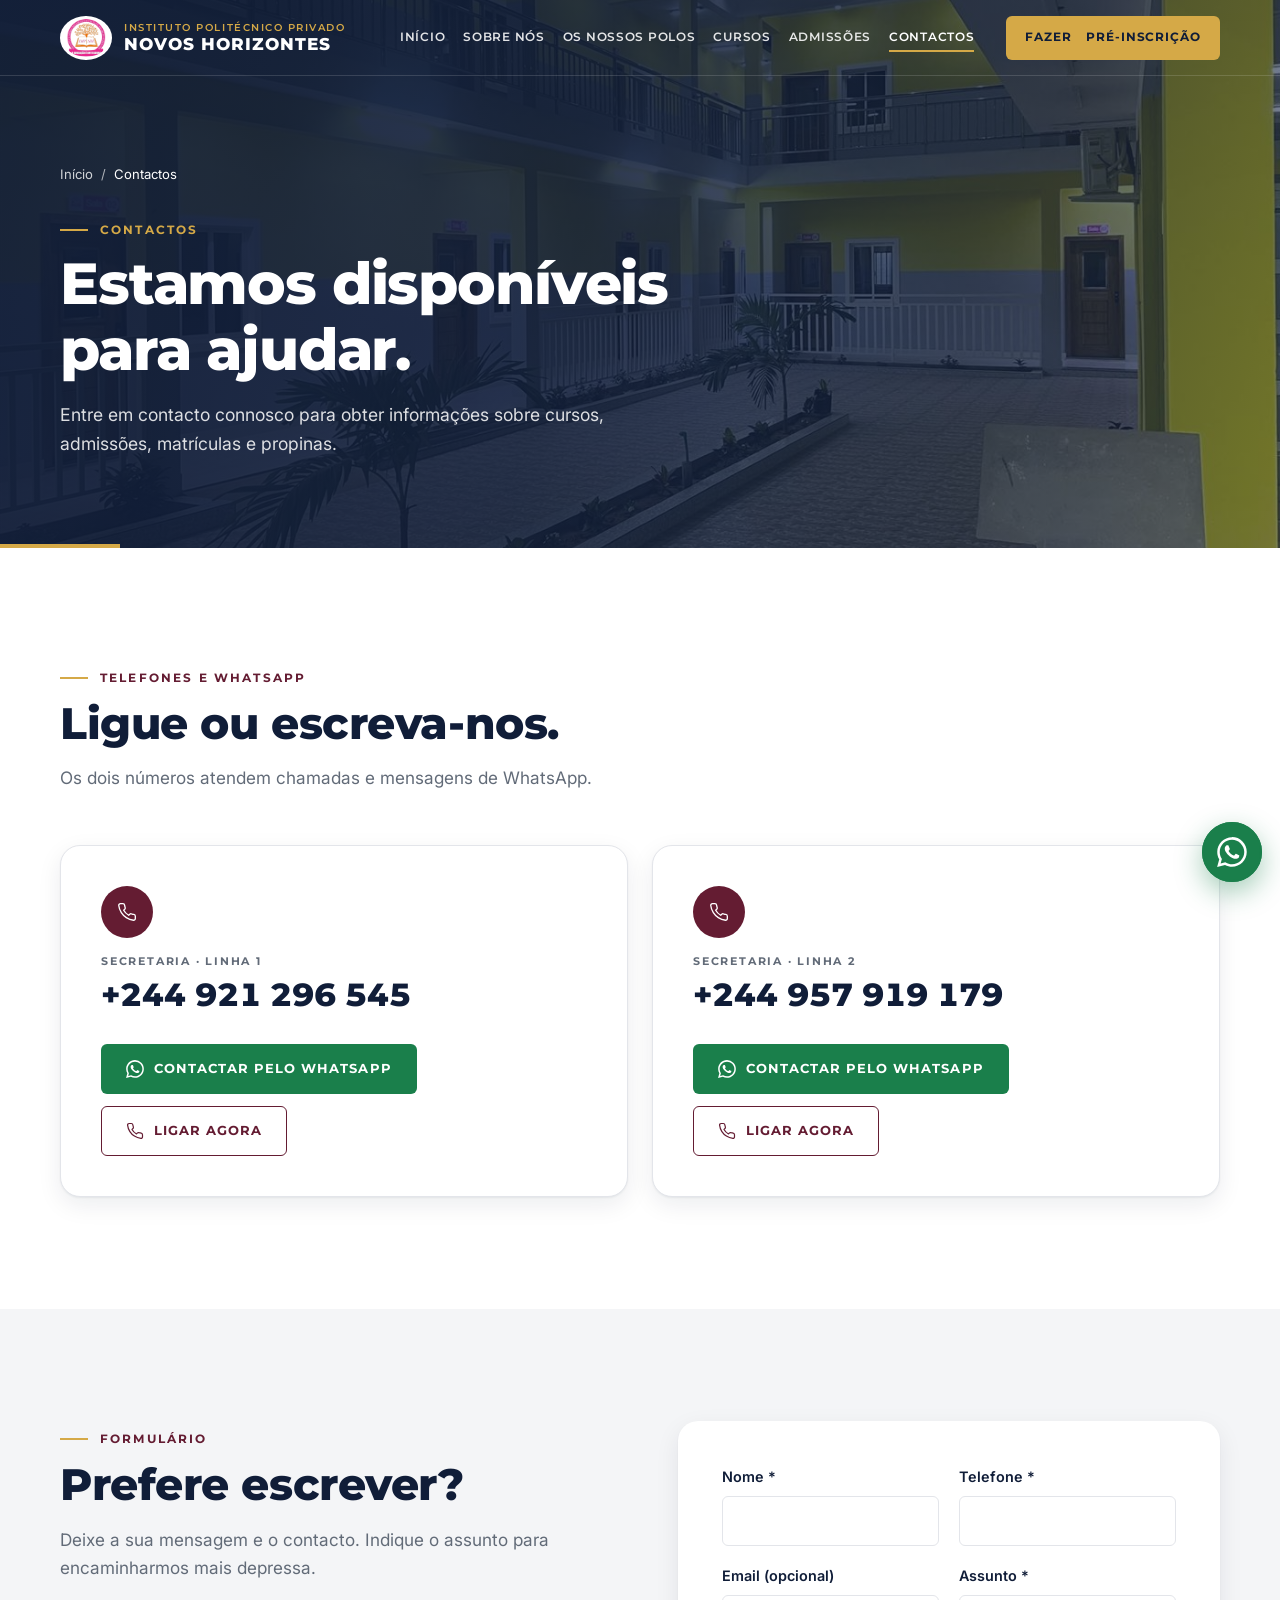
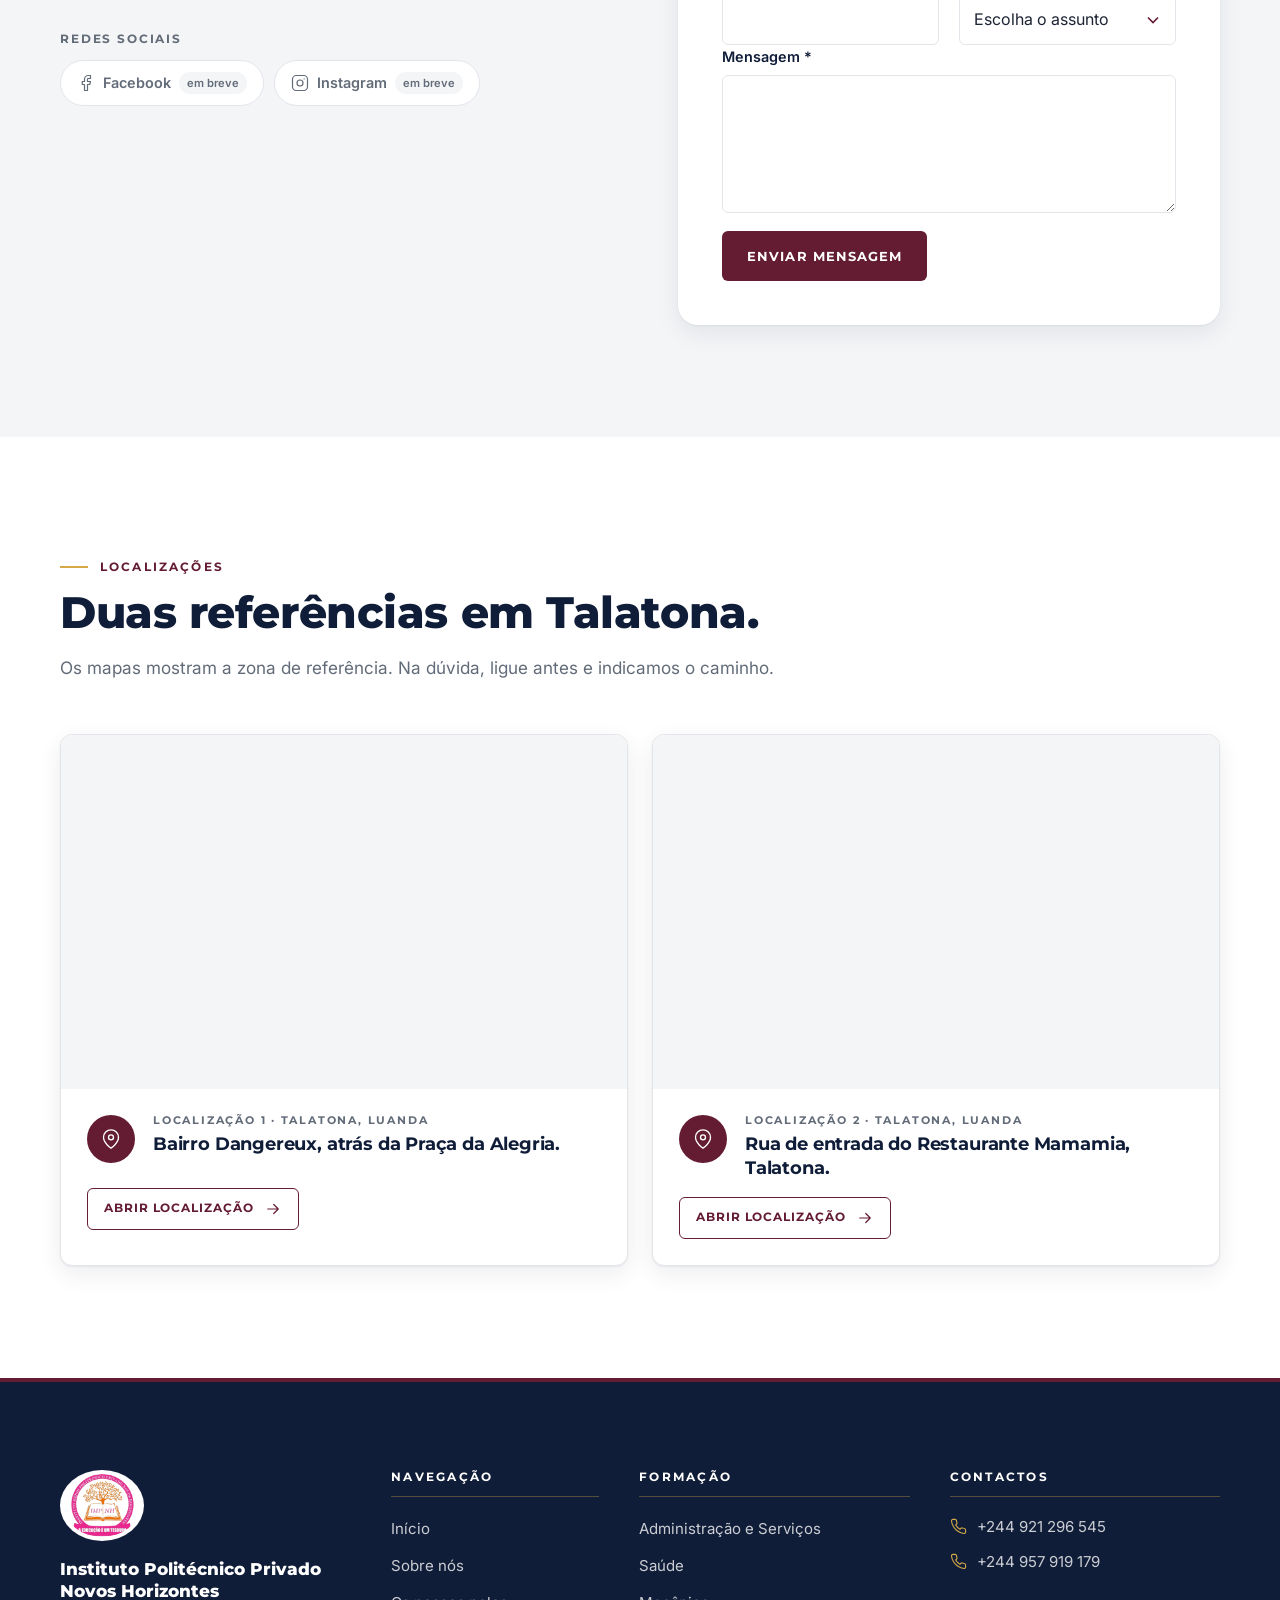
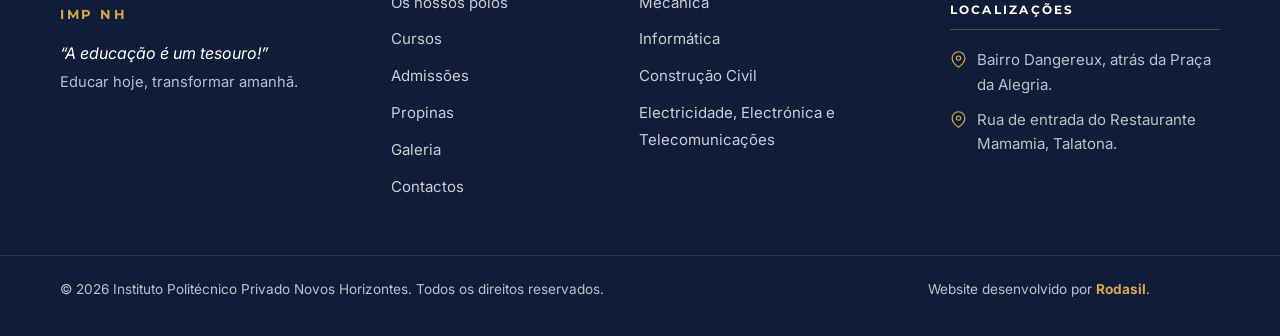
<file: contactos/index.html>
<!doctype html>
<html lang="pt">
<head>
<meta charset="utf-8">
<meta name="viewport" content="width=device-width, initial-scale=1">
<meta name="robots" content="noindex, nofollow">
<title>Contactos e localizações | IMP NH Novos Horizontes</title>
<meta name="description" content="Contactos do Instituto Politécnico Privado Novos Horizontes: +244 921 296 545 e +244 957 919 179 (telefone e WhatsApp). Talatona, Luanda.">
<link rel="canonical" href="https://rodasil-angola.github.io/novos-horizontes/contactos/">
<meta property="og:type" content="website">
<meta property="og:locale" content="pt_AO">
<meta property="og:site_name" content="Instituto Politécnico Privado Novos Horizontes">
<meta property="og:title" content="Contactos e localizações | IMP NH Novos Horizontes">
<meta property="og:description" content="Contactos do Instituto Politécnico Privado Novos Horizontes: +244 921 296 545 e +244 957 919 179 (telefone e WhatsApp). Talatona, Luanda.">
<meta property="og:url" content="https://rodasil-angola.github.io/novos-horizontes/contactos/">
<meta property="og:image" content="https://rodasil-angola.github.io/novos-horizontes/assets/img/vida-academica-01.jpg">
<meta name="twitter:card" content="summary_large_image">
<meta name="theme-color" content="#641C32">
<link rel="icon" type="image/png" href="../assets/img/favicon.png">
<link rel="preconnect" href="https://fonts.googleapis.com">
<link rel="preconnect" href="https://fonts.gstatic.com" crossorigin>
<link href="https://fonts.googleapis.com/css2?family=Montserrat:wght@500;600;700;800&family=Inter:wght@400;500;600&display=swap" rel="stylesheet">
<link rel="stylesheet" href="../assets/css/main.css">
<script>document.documentElement.classList.add('nh-js')</script>
<script type="application/ld+json">{"@context":"https://schema.org","@type":"EducationalOrganization","name":"Instituto Politécnico Privado Novos Horizontes","alternateName":"IMP NH","slogan":"A educação é um tesouro!","url":"https://rodasil-angola.github.io/novos-horizontes/","logo":"https://rodasil-angola.github.io/novos-horizontes/assets/img/logo-imp-nh.png","telephone":["+244921296545","+244957919179"]}</script>

</head>
<body>

<a class="nh-skip" href="#conteudo">Saltar para o conteúdo</a>
<header class="nh-header" data-header>
  <div class="nh-container nh-header__bar">
    <a class="nh-brand" href="../" aria-label="Instituto Politécnico Privado Novos Horizontes, página inicial">
      <img class="nh-brand__logo" src="../assets/img/logo-imp-nh.png" alt="" width="58" height="48">
      <span class="nh-brand__text"><span class="nh-brand__top">Instituto Politécnico Privado</span><span class="nh-brand__name">Novos Horizontes</span></span>
    </a>
    <nav class="nh-nav" aria-label="Navegação principal">
      <ul><li><a href="../">Início</a></li><li><a href="../sobre/">Sobre nós</a></li><li><a href="../polos/">Os nossos polos</a></li><li><a href="../cursos/">Cursos</a></li><li><a href="../admissoes/">Admissões</a></li><li><a href="../contactos/" aria-current="page">Contactos</a></li></ul>
    </nav>
    <a class="nh-btn nh-btn--gold nh-header__cta" href="../pre-inscricao/"><span class="nh-hide-xs">Fazer&nbsp;</span>pré-inscrição</a>
    <button class="nh-burger" type="button" aria-expanded="false" aria-controls="nh-menu" data-menu-toggle>
      <span class="nh-sr">Abrir menu</span><svg class="ic " viewBox="0 0 24 24" fill="none" stroke="currentColor" stroke-width="1.6" stroke-linecap="round" stroke-linejoin="round" aria-hidden="true"><path d="M3 6h18M3 12h18M3 18h18"/></svg>
    </button>
  </div>
  <div class="nh-mobile" id="nh-menu" hidden data-menu>
    <nav aria-label="Navegação móvel">
      <ul><li><a href="../">Início</a></li><li><a href="../sobre/">Sobre nós</a></li><li><a href="../polos/">Os nossos polos</a></li><li><a href="../cursos/">Cursos</a></li><li><a href="../admissoes/">Admissões</a></li><li><a href="../contactos/" aria-current="page">Contactos</a></li>
        <li><a href="../propinas/">Propinas 2026/2027</a></li>
        <li><a href="../galeria/">Galeria</a></li>
      </ul>
    </nav>
    <a class="nh-btn nh-btn--gold nh-btn--block" href="../pre-inscricao/">Fazer pré-inscrição</a>
    <div class="nh-mobile__tel"><a href="tel:+244921296545"><svg class="ic " viewBox="0 0 24 24" fill="none" stroke="currentColor" stroke-width="1.6" stroke-linecap="round" stroke-linejoin="round" aria-hidden="true"><path d="M22 16.9v3a2 2 0 0 1-2.2 2 19.8 19.8 0 0 1-8.6-3.1 19.5 19.5 0 0 1-6-6A19.8 19.8 0 0 1 2.1 4.2 2 2 0 0 1 4.1 2h3a2 2 0 0 1 2 1.7c.1 1 .4 1.9.7 2.8a2 2 0 0 1-.5 2.1L8 9.9a16 16 0 0 0 6 6l1.3-1.3a2 2 0 0 1 2.1-.4c.9.3 1.8.6 2.8.7a2 2 0 0 1 1.7 2z"/></svg> +244 921 296 545</a><a href="tel:+244957919179"><svg class="ic " viewBox="0 0 24 24" fill="none" stroke="currentColor" stroke-width="1.6" stroke-linecap="round" stroke-linejoin="round" aria-hidden="true"><path d="M22 16.9v3a2 2 0 0 1-2.2 2 19.8 19.8 0 0 1-8.6-3.1 19.5 19.5 0 0 1-6-6A19.8 19.8 0 0 1 2.1 4.2 2 2 0 0 1 4.1 2h3a2 2 0 0 1 2 1.7c.1 1 .4 1.9.7 2.8a2 2 0 0 1-.5 2.1L8 9.9a16 16 0 0 0 6 6l1.3-1.3a2 2 0 0 1 2.1-.4c.9.3 1.8.6 2.8.7a2 2 0 0 1 1.7 2z"/></svg> +244 957 919 179</a></div>
  </div>
</header>
<main id="conteudo">

<section class="nh-phero nh-phero--navy">
  <img class="nh-phero__bg" src="../assets/img/campus-patio-01.jpg" alt="" fetchpriority="high">
  <div class="nh-container nh-phero__inner">
    <nav class="nh-crumbs" aria-label="Localização na página"><a href="../">Início</a><span aria-hidden="true">/</span><span aria-current="page">Contactos</span></nav>
    <p class="nh-eyebrow nh-eyebrow--light">Contactos</p>
    <h1 class="nh-phero__title">Estamos disponíveis para ajudar.</h1>
    <p class="nh-phero__text">Entre em contacto connosco para obter informações sobre cursos, admissões, matrículas e propinas.</p>
    
  </div>
</section>
<section class="nh-section" aria-labelledby="tel-t">
  <div class="nh-container">
    <div class="nh-sh nh-sh--left" data-reveal>
  <p class="nh-eyebrow">Telefones e WhatsApp</p>
  <h2 class="nh-sh__title"><span id="tel-t">Ligue ou escreva-nos.</span></h2>
  <p class="nh-sh__text">Os dois números atendem chamadas e mensagens de WhatsApp.</p>
</div>
    <div class="nh-grid nh-grid--2">
      <article class="nh-phone" data-reveal style="--d:0ms">
        <span class="nh-phone__icon"><svg class="ic " viewBox="0 0 24 24" fill="none" stroke="currentColor" stroke-width="1.6" stroke-linecap="round" stroke-linejoin="round" aria-hidden="true"><path d="M22 16.9v3a2 2 0 0 1-2.2 2 19.8 19.8 0 0 1-8.6-3.1 19.5 19.5 0 0 1-6-6A19.8 19.8 0 0 1 2.1 4.2 2 2 0 0 1 4.1 2h3a2 2 0 0 1 2 1.7c.1 1 .4 1.9.7 2.8a2 2 0 0 1-.5 2.1L8 9.9a16 16 0 0 0 6 6l1.3-1.3a2 2 0 0 1 2.1-.4c.9.3 1.8.6 2.8.7a2 2 0 0 1 1.7 2z"/></svg></span>
        <p class="nh-phone__label">Secretaria · linha 1</p>
        <p class="nh-phone__num">+244 921 296 545</p>
        <div class="nh-actions"><a class="nh-btn nh-btn--wa" href="https://wa.me/244921296545?text=Ol%C3%A1!%20Gostaria%20de%20obter%20informa%C3%A7%C3%B5es%20sobre%20os%20cursos%2C%20matr%C3%ADculas%20e%20propinas%20do%20Instituto%20Polit%C3%A9cnico%20Privado%20Novos%20Horizontes." target="_blank" rel="noopener"><svg class="ic ic--wa" viewBox="0 0 24 24" aria-hidden="true"><path fill="currentColor" d="M17.5 14.4c-.3-.1-1.7-.8-2-.9-.3-.1-.5-.1-.7.1-.2.3-.8.9-.9 1.1-.2.2-.3.2-.6.1-.3-.1-1.2-.5-2.3-1.4-.9-.8-1.4-1.7-1.6-2-.2-.3 0-.5.1-.6l.4-.5c.1-.2.2-.3.3-.5.1-.2 0-.4 0-.5l-.9-2.2c-.2-.6-.5-.5-.7-.5h-.6c-.2 0-.5.1-.8.4-.3.3-1 1-1 2.4s1 2.8 1.2 3c.1.2 2 3.1 4.9 4.3.7.3 1.2.5 1.6.6.7.2 1.3.2 1.8.1.6-.1 1.7-.7 1.9-1.4.2-.7.2-1.2.2-1.4-.1-.1-.3-.2-.6-.3zM12 21.8c-1.8 0-3.5-.5-5-1.4l-.4-.2-3.7 1 1-3.6-.2-.4c-1-1.6-1.5-3.4-1.5-5.2C2.2 6.6 6.6 2.2 12 2.2c2.6 0 5.1 1 6.9 2.9 1.9 1.9 2.9 4.3 2.9 6.9 0 5.4-4.4 9.8-9.8 9.8zm8.4-18.2A11.8 11.8 0 0 0 12 .1C5.5.1.2 5.4.2 11.9c0 2.1.5 4.1 1.6 5.9L.1 24l6.3-1.7c1.7.9 3.7 1.4 5.6 1.4 6.5 0 11.8-5.3 11.8-11.8 0-3.2-1.2-6.1-3.4-8.3z"/></svg> Contactar pelo WhatsApp</a><a class="nh-btn nh-btn--outline" href="tel:+244921296545"><svg class="ic " viewBox="0 0 24 24" fill="none" stroke="currentColor" stroke-width="1.6" stroke-linecap="round" stroke-linejoin="round" aria-hidden="true"><path d="M22 16.9v3a2 2 0 0 1-2.2 2 19.8 19.8 0 0 1-8.6-3.1 19.5 19.5 0 0 1-6-6A19.8 19.8 0 0 1 2.1 4.2 2 2 0 0 1 4.1 2h3a2 2 0 0 1 2 1.7c.1 1 .4 1.9.7 2.8a2 2 0 0 1-.5 2.1L8 9.9a16 16 0 0 0 6 6l1.3-1.3a2 2 0 0 1 2.1-.4c.9.3 1.8.6 2.8.7a2 2 0 0 1 1.7 2z"/></svg> Ligar agora</a></div>
      </article><article class="nh-phone" data-reveal style="--d:80ms">
        <span class="nh-phone__icon"><svg class="ic " viewBox="0 0 24 24" fill="none" stroke="currentColor" stroke-width="1.6" stroke-linecap="round" stroke-linejoin="round" aria-hidden="true"><path d="M22 16.9v3a2 2 0 0 1-2.2 2 19.8 19.8 0 0 1-8.6-3.1 19.5 19.5 0 0 1-6-6A19.8 19.8 0 0 1 2.1 4.2 2 2 0 0 1 4.1 2h3a2 2 0 0 1 2 1.7c.1 1 .4 1.9.7 2.8a2 2 0 0 1-.5 2.1L8 9.9a16 16 0 0 0 6 6l1.3-1.3a2 2 0 0 1 2.1-.4c.9.3 1.8.6 2.8.7a2 2 0 0 1 1.7 2z"/></svg></span>
        <p class="nh-phone__label">Secretaria · linha 2</p>
        <p class="nh-phone__num">+244 957 919 179</p>
        <div class="nh-actions"><a class="nh-btn nh-btn--wa" href="https://wa.me/244957919179?text=Ol%C3%A1!%20Gostaria%20de%20obter%20informa%C3%A7%C3%B5es%20sobre%20os%20cursos%2C%20matr%C3%ADculas%20e%20propinas%20do%20Instituto%20Polit%C3%A9cnico%20Privado%20Novos%20Horizontes." target="_blank" rel="noopener"><svg class="ic ic--wa" viewBox="0 0 24 24" aria-hidden="true"><path fill="currentColor" d="M17.5 14.4c-.3-.1-1.7-.8-2-.9-.3-.1-.5-.1-.7.1-.2.3-.8.9-.9 1.1-.2.2-.3.2-.6.1-.3-.1-1.2-.5-2.3-1.4-.9-.8-1.4-1.7-1.6-2-.2-.3 0-.5.1-.6l.4-.5c.1-.2.2-.3.3-.5.1-.2 0-.4 0-.5l-.9-2.2c-.2-.6-.5-.5-.7-.5h-.6c-.2 0-.5.1-.8.4-.3.3-1 1-1 2.4s1 2.8 1.2 3c.1.2 2 3.1 4.9 4.3.7.3 1.2.5 1.6.6.7.2 1.3.2 1.8.1.6-.1 1.7-.7 1.9-1.4.2-.7.2-1.2.2-1.4-.1-.1-.3-.2-.6-.3zM12 21.8c-1.8 0-3.5-.5-5-1.4l-.4-.2-3.7 1 1-3.6-.2-.4c-1-1.6-1.5-3.4-1.5-5.2C2.2 6.6 6.6 2.2 12 2.2c2.6 0 5.1 1 6.9 2.9 1.9 1.9 2.9 4.3 2.9 6.9 0 5.4-4.4 9.8-9.8 9.8zm8.4-18.2A11.8 11.8 0 0 0 12 .1C5.5.1.2 5.4.2 11.9c0 2.1.5 4.1 1.6 5.9L.1 24l6.3-1.7c1.7.9 3.7 1.4 5.6 1.4 6.5 0 11.8-5.3 11.8-11.8 0-3.2-1.2-6.1-3.4-8.3z"/></svg> Contactar pelo WhatsApp</a><a class="nh-btn nh-btn--outline" href="tel:+244957919179"><svg class="ic " viewBox="0 0 24 24" fill="none" stroke="currentColor" stroke-width="1.6" stroke-linecap="round" stroke-linejoin="round" aria-hidden="true"><path d="M22 16.9v3a2 2 0 0 1-2.2 2 19.8 19.8 0 0 1-8.6-3.1 19.5 19.5 0 0 1-6-6A19.8 19.8 0 0 1 2.1 4.2 2 2 0 0 1 4.1 2h3a2 2 0 0 1 2 1.7c.1 1 .4 1.9.7 2.8a2 2 0 0 1-.5 2.1L8 9.9a16 16 0 0 0 6 6l1.3-1.3a2 2 0 0 1 2.1-.4c.9.3 1.8.6 2.8.7a2 2 0 0 1 1.7 2z"/></svg> Ligar agora</a></div>
      </article>
    </div>
  </div>
</section>
<section class="nh-section nh-section--alt" aria-labelledby="form-t">
  <div class="nh-container nh-split nh-split--top">
    <div>
      <div class="nh-sh nh-sh--left" data-reveal>
  <p class="nh-eyebrow">Formulário</p>
  <h2 class="nh-sh__title"><span id="form-t">Prefere escrever?</span></h2>
  <p class="nh-sh__text">Deixe a sua mensagem e o contacto. Indique o assunto para encaminharmos mais depressa.</p>
</div>
      <div class="nh-social" data-reveal>
        <p class="nh-social__t">Redes sociais</p>
        <span class="nh-social__soon"><svg class="ic " viewBox="0 0 24 24" fill="none" stroke="currentColor" stroke-width="1.6" stroke-linecap="round" stroke-linejoin="round" aria-hidden="true"><path d="M18 2h-3a5 5 0 0 0-5 5v3H7v4h3v8h4v-8h3l1-4h-4V7a1 1 0 0 1 1-1h3z"/></svg>Facebook<small>em breve</small></span><span class="nh-social__soon"><svg class="ic " viewBox="0 0 24 24" fill="none" stroke="currentColor" stroke-width="1.6" stroke-linecap="round" stroke-linejoin="round" aria-hidden="true"><rect x="2" y="2" width="20" height="20" rx="5"/><circle cx="12" cy="12" r="4"/><path d="M17.5 6.5h.01"/></svg>Instagram<small>em breve</small></span>
      </div>
    </div>
    <div class="nh-card-form" data-reveal><form class="nh-form nh-form--compact" data-demo-form data-form-type="contacto" novalidate>
  <!-- Integração futura: formulário nativo do WordPress (Fluent Forms / CF7). -->
  <div class="nh-form__grid">
    <div class="nh-field"><label for="ct-nome">Nome <span aria-hidden="true">*</span></label><input id="ct-nome" name="nome" type="text" autocomplete="name" required></div>
    <div class="nh-field"><label for="ct-tel">Telefone <span aria-hidden="true">*</span></label><input id="ct-tel" name="telefone" type="tel" inputmode="tel" autocomplete="tel" required></div>
    <div class="nh-field"><label for="ct-email">Email (opcional)</label><input id="ct-email" name="email" type="email" autocomplete="email"></div>
    <div class="nh-field"><label for="ct-assunto">Assunto <span aria-hidden="true">*</span></label><select id="ct-assunto" name="assunto" required><option value="">Escolha o assunto</option><option>Cursos</option><option>Admissões e matrículas</option><option>Propinas e taxas</option><option>Outro assunto</option></select></div>
  </div>
  <div class="nh-field"><label for="ct-msg">Mensagem <span aria-hidden="true">*</span></label><textarea id="ct-msg" name="mensagem" rows="5" required></textarea></div>
  <button class="nh-btn nh-btn--primary" type="submit">Enviar mensagem</button>
  <div class="nh-form__ok" role="status" tabindex="-1" hidden><svg class="ic " viewBox="0 0 24 24" fill="none" stroke="currentColor" stroke-width="1.6" stroke-linecap="round" stroke-linejoin="round" aria-hidden="true"><path d="M20 6 9 17l-5-5"/></svg><p>Mensagem registada nesta demonstração. O formulário ainda não está ligado à secretaria: para uma resposta, ligue ou envie WhatsApp para +244 921 296 545.</p></div>
</form></div>
  </div>
</section>
<section class="nh-section" aria-labelledby="mapas-t">
  <div class="nh-container">
    <div class="nh-sh nh-sh--left" data-reveal>
  <p class="nh-eyebrow">Localizações</p>
  <h2 class="nh-sh__title"><span id="mapas-t">Duas referências em Talatona.</span></h2>
  <p class="nh-sh__text">Os mapas mostram a zona de referência. Na dúvida, ligue antes e indicamos o caminho.</p>
</div>
    <div class="nh-grid nh-grid--2"><article class="nh-loc" data-reveal style="--d:0ms">
  <div class="nh-loc__map"><iframe title="Mapa: Bairro Dangereux, atrás da Praça da Alegria." src="https://maps.google.com/maps?q=Pra%C3%A7a%20da%20Alegria%2C%20Talatona%2C%20Luanda%2C%20Angola&output=embed" loading="lazy" referrerpolicy="no-referrer-when-downgrade"></iframe></div>
  <div class="nh-loc__body">
    <span class="nh-loc__icon"><svg class="ic " viewBox="0 0 24 24" fill="none" stroke="currentColor" stroke-width="1.6" stroke-linecap="round" stroke-linejoin="round" aria-hidden="true"><path d="M21 10c0 7-9 13-9 13s-9-6-9-13a9 9 0 0 1 18 0z"/><circle cx="12" cy="10" r="3"/></svg></span>
    <div><p class="nh-loc__label">Localização 1 · Talatona, Luanda</p><h3 class="nh-loc__addr">Bairro Dangereux, atrás da Praça da Alegria.</h3></div>
    <a class="nh-btn nh-btn--outline nh-btn--sm" href="https://www.google.com/maps/search/?api=1&query=Pra%C3%A7a%20da%20Alegria%2C%20Talatona%2C%20Luanda%2C%20Angola" target="_blank" rel="noopener">Abrir localização <svg class="ic " viewBox="0 0 24 24" fill="none" stroke="currentColor" stroke-width="1.6" stroke-linecap="round" stroke-linejoin="round" aria-hidden="true"><path d="M5 12h14M13 6l6 6-6 6"/></svg></a>
  </div>
</article><article class="nh-loc" data-reveal style="--d:80ms">
  <div class="nh-loc__map"><iframe title="Mapa: Rua de entrada do Restaurante Mamamia, Talatona." src="https://maps.google.com/maps?q=Restaurante%20Mamamia%2C%20Talatona%2C%20Luanda%2C%20Angola&output=embed" loading="lazy" referrerpolicy="no-referrer-when-downgrade"></iframe></div>
  <div class="nh-loc__body">
    <span class="nh-loc__icon"><svg class="ic " viewBox="0 0 24 24" fill="none" stroke="currentColor" stroke-width="1.6" stroke-linecap="round" stroke-linejoin="round" aria-hidden="true"><path d="M21 10c0 7-9 13-9 13s-9-6-9-13a9 9 0 0 1 18 0z"/><circle cx="12" cy="10" r="3"/></svg></span>
    <div><p class="nh-loc__label">Localização 2 · Talatona, Luanda</p><h3 class="nh-loc__addr">Rua de entrada do Restaurante Mamamia, Talatona.</h3></div>
    <a class="nh-btn nh-btn--outline nh-btn--sm" href="https://www.google.com/maps/search/?api=1&query=Restaurante%20Mamamia%2C%20Talatona%2C%20Luanda%2C%20Angola" target="_blank" rel="noopener">Abrir localização <svg class="ic " viewBox="0 0 24 24" fill="none" stroke="currentColor" stroke-width="1.6" stroke-linecap="round" stroke-linejoin="round" aria-hidden="true"><path d="M5 12h14M13 6l6 6-6 6"/></svg></a>
  </div>
</article></div>
  </div>
</section>
</main>
<footer class="nh-footer">
  <div class="nh-container nh-footer__grid">
    <div class="nh-footer__brand">
      <img src="../assets/img/logo-imp-nh.png" alt="Logótipo do IMP NH" width="96" height="80" loading="lazy">
      <p class="nh-footer__name">Instituto Politécnico Privado Novos Horizontes</p>
      <p class="nh-footer__sigla">IMP NH</p>
      <p class="nh-footer__motto">“A educação é um tesouro!”</p>
      <p class="nh-footer__phrase">Educar hoje, transformar amanhã.</p>
      
    </div>
    <div><h2 class="nh-footer__h">Navegação</h2><ul><li><a href="../">Início</a></li><li><a href="../sobre/">Sobre nós</a></li><li><a href="../polos/">Os nossos polos</a></li><li><a href="../cursos/">Cursos</a></li><li><a href="../admissoes/">Admissões</a></li><li><a href="../propinas/">Propinas</a></li><li><a href="../galeria/">Galeria</a></li><li><a href="../contactos/">Contactos</a></li></ul></div>
    <div><h2 class="nh-footer__h">Formação</h2><ul><li><a href="../polo-i/#administracao">Administração e Serviços</a></li><li><a href="../polo-i/#saude">Saúde</a></li><li><a href="../polo-ii/#mecanica">Mecânica</a></li><li><a href="../polo-ii/#informatica">Informática</a></li><li><a href="../polo-ii/#construcao">Construção Civil</a></li><li><a href="../polo-ii/#electricidade">Electricidade, Electrónica e Telecomunicações</a></li></ul></div>
    <div><h2 class="nh-footer__h">Contactos</h2><ul class="nh-footer__contacts"><li><a href="tel:+244921296545"><svg class="ic " viewBox="0 0 24 24" fill="none" stroke="currentColor" stroke-width="1.6" stroke-linecap="round" stroke-linejoin="round" aria-hidden="true"><path d="M22 16.9v3a2 2 0 0 1-2.2 2 19.8 19.8 0 0 1-8.6-3.1 19.5 19.5 0 0 1-6-6A19.8 19.8 0 0 1 2.1 4.2 2 2 0 0 1 4.1 2h3a2 2 0 0 1 2 1.7c.1 1 .4 1.9.7 2.8a2 2 0 0 1-.5 2.1L8 9.9a16 16 0 0 0 6 6l1.3-1.3a2 2 0 0 1 2.1-.4c.9.3 1.8.6 2.8.7a2 2 0 0 1 1.7 2z"/></svg>+244 921 296 545</a></li><li><a href="tel:+244957919179"><svg class="ic " viewBox="0 0 24 24" fill="none" stroke="currentColor" stroke-width="1.6" stroke-linecap="round" stroke-linejoin="round" aria-hidden="true"><path d="M22 16.9v3a2 2 0 0 1-2.2 2 19.8 19.8 0 0 1-8.6-3.1 19.5 19.5 0 0 1-6-6A19.8 19.8 0 0 1 2.1 4.2 2 2 0 0 1 4.1 2h3a2 2 0 0 1 2 1.7c.1 1 .4 1.9.7 2.8a2 2 0 0 1-.5 2.1L8 9.9a16 16 0 0 0 6 6l1.3-1.3a2 2 0 0 1 2.1-.4c.9.3 1.8.6 2.8.7a2 2 0 0 1 1.7 2z"/></svg>+244 957 919 179</a></li></ul>
      <h2 class="nh-footer__h nh-footer__h--sp">Localizações</h2><ul class="nh-footer__contacts"><li><span><svg class="ic " viewBox="0 0 24 24" fill="none" stroke="currentColor" stroke-width="1.6" stroke-linecap="round" stroke-linejoin="round" aria-hidden="true"><path d="M21 10c0 7-9 13-9 13s-9-6-9-13a9 9 0 0 1 18 0z"/><circle cx="12" cy="10" r="3"/></svg>Bairro Dangereux, atrás da Praça da Alegria.</span></li><li><span><svg class="ic " viewBox="0 0 24 24" fill="none" stroke="currentColor" stroke-width="1.6" stroke-linecap="round" stroke-linejoin="round" aria-hidden="true"><path d="M21 10c0 7-9 13-9 13s-9-6-9-13a9 9 0 0 1 18 0z"/><circle cx="12" cy="10" r="3"/></svg>Rua de entrada do Restaurante Mamamia, Talatona.</span></li></ul></div>
  </div>
  <div class="nh-footer__bottom"><div class="nh-container"><p>© 2026 Instituto Politécnico Privado Novos Horizontes. Todos os direitos reservados.</p><p>Website desenvolvido por <strong>Rodasil</strong>.</p></div></div>
</footer>
<div class="nh-wa" data-wa>
  <div class="nh-wa__panel" id="nh-wa-panel" hidden data-wa-panel>
    <p class="nh-wa__title">Fale connosco no WhatsApp</p>
    <p class="nh-wa__sub">Escolha um dos números da secretaria.</p>
    <a class="nh-wa__opt" href="https://wa.me/244921296545?text=Ol%C3%A1!%20Gostaria%20de%20obter%20informa%C3%A7%C3%B5es%20sobre%20os%20cursos%2C%20matr%C3%ADculas%20e%20propinas%20do%20Instituto%20Polit%C3%A9cnico%20Privado%20Novos%20Horizontes." target="_blank" rel="noopener"><svg class="ic ic--wa" viewBox="0 0 24 24" aria-hidden="true"><path fill="currentColor" d="M17.5 14.4c-.3-.1-1.7-.8-2-.9-.3-.1-.5-.1-.7.1-.2.3-.8.9-.9 1.1-.2.2-.3.2-.6.1-.3-.1-1.2-.5-2.3-1.4-.9-.8-1.4-1.7-1.6-2-.2-.3 0-.5.1-.6l.4-.5c.1-.2.2-.3.3-.5.1-.2 0-.4 0-.5l-.9-2.2c-.2-.6-.5-.5-.7-.5h-.6c-.2 0-.5.1-.8.4-.3.3-1 1-1 2.4s1 2.8 1.2 3c.1.2 2 3.1 4.9 4.3.7.3 1.2.5 1.6.6.7.2 1.3.2 1.8.1.6-.1 1.7-.7 1.9-1.4.2-.7.2-1.2.2-1.4-.1-.1-.3-.2-.6-.3zM12 21.8c-1.8 0-3.5-.5-5-1.4l-.4-.2-3.7 1 1-3.6-.2-.4c-1-1.6-1.5-3.4-1.5-5.2C2.2 6.6 6.6 2.2 12 2.2c2.6 0 5.1 1 6.9 2.9 1.9 1.9 2.9 4.3 2.9 6.9 0 5.4-4.4 9.8-9.8 9.8zm8.4-18.2A11.8 11.8 0 0 0 12 .1C5.5.1.2 5.4.2 11.9c0 2.1.5 4.1 1.6 5.9L.1 24l6.3-1.7c1.7.9 3.7 1.4 5.6 1.4 6.5 0 11.8-5.3 11.8-11.8 0-3.2-1.2-6.1-3.4-8.3z"/></svg><span>+244 921 296 545</span><svg class="ic " viewBox="0 0 24 24" fill="none" stroke="currentColor" stroke-width="1.6" stroke-linecap="round" stroke-linejoin="round" aria-hidden="true"><path d="M5 12h14M13 6l6 6-6 6"/></svg></a><a class="nh-wa__opt" href="https://wa.me/244957919179?text=Ol%C3%A1!%20Gostaria%20de%20obter%20informa%C3%A7%C3%B5es%20sobre%20os%20cursos%2C%20matr%C3%ADculas%20e%20propinas%20do%20Instituto%20Polit%C3%A9cnico%20Privado%20Novos%20Horizontes." target="_blank" rel="noopener"><svg class="ic ic--wa" viewBox="0 0 24 24" aria-hidden="true"><path fill="currentColor" d="M17.5 14.4c-.3-.1-1.7-.8-2-.9-.3-.1-.5-.1-.7.1-.2.3-.8.9-.9 1.1-.2.2-.3.2-.6.1-.3-.1-1.2-.5-2.3-1.4-.9-.8-1.4-1.7-1.6-2-.2-.3 0-.5.1-.6l.4-.5c.1-.2.2-.3.3-.5.1-.2 0-.4 0-.5l-.9-2.2c-.2-.6-.5-.5-.7-.5h-.6c-.2 0-.5.1-.8.4-.3.3-1 1-1 2.4s1 2.8 1.2 3c.1.2 2 3.1 4.9 4.3.7.3 1.2.5 1.6.6.7.2 1.3.2 1.8.1.6-.1 1.7-.7 1.9-1.4.2-.7.2-1.2.2-1.4-.1-.1-.3-.2-.6-.3zM12 21.8c-1.8 0-3.5-.5-5-1.4l-.4-.2-3.7 1 1-3.6-.2-.4c-1-1.6-1.5-3.4-1.5-5.2C2.2 6.6 6.6 2.2 12 2.2c2.6 0 5.1 1 6.9 2.9 1.9 1.9 2.9 4.3 2.9 6.9 0 5.4-4.4 9.8-9.8 9.8zm8.4-18.2A11.8 11.8 0 0 0 12 .1C5.5.1.2 5.4.2 11.9c0 2.1.5 4.1 1.6 5.9L.1 24l6.3-1.7c1.7.9 3.7 1.4 5.6 1.4 6.5 0 11.8-5.3 11.8-11.8 0-3.2-1.2-6.1-3.4-8.3z"/></svg><span>+244 957 919 179</span><svg class="ic " viewBox="0 0 24 24" fill="none" stroke="currentColor" stroke-width="1.6" stroke-linecap="round" stroke-linejoin="round" aria-hidden="true"><path d="M5 12h14M13 6l6 6-6 6"/></svg></a>
  </div>
  <button class="nh-wa__btn" type="button" aria-expanded="false" aria-controls="nh-wa-panel" data-wa-toggle>
    <svg class="ic ic--wa" viewBox="0 0 24 24" aria-hidden="true"><path fill="currentColor" d="M17.5 14.4c-.3-.1-1.7-.8-2-.9-.3-.1-.5-.1-.7.1-.2.3-.8.9-.9 1.1-.2.2-.3.2-.6.1-.3-.1-1.2-.5-2.3-1.4-.9-.8-1.4-1.7-1.6-2-.2-.3 0-.5.1-.6l.4-.5c.1-.2.2-.3.3-.5.1-.2 0-.4 0-.5l-.9-2.2c-.2-.6-.5-.5-.7-.5h-.6c-.2 0-.5.1-.8.4-.3.3-1 1-1 2.4s1 2.8 1.2 3c.1.2 2 3.1 4.9 4.3.7.3 1.2.5 1.6.6.7.2 1.3.2 1.8.1.6-.1 1.7-.7 1.9-1.4.2-.7.2-1.2.2-1.4-.1-.1-.3-.2-.6-.3zM12 21.8c-1.8 0-3.5-.5-5-1.4l-.4-.2-3.7 1 1-3.6-.2-.4c-1-1.6-1.5-3.4-1.5-5.2C2.2 6.6 6.6 2.2 12 2.2c2.6 0 5.1 1 6.9 2.9 1.9 1.9 2.9 4.3 2.9 6.9 0 5.4-4.4 9.8-9.8 9.8zm8.4-18.2A11.8 11.8 0 0 0 12 .1C5.5.1.2 5.4.2 11.9c0 2.1.5 4.1 1.6 5.9L.1 24l6.3-1.7c1.7.9 3.7 1.4 5.6 1.4 6.5 0 11.8-5.3 11.8-11.8 0-3.2-1.2-6.1-3.4-8.3z"/></svg><span class="nh-sr">Contactar pelo WhatsApp</span>
  </button>
</div>
<script src="../assets/js/main.js" defer></script>
</body>
</html>
</file>
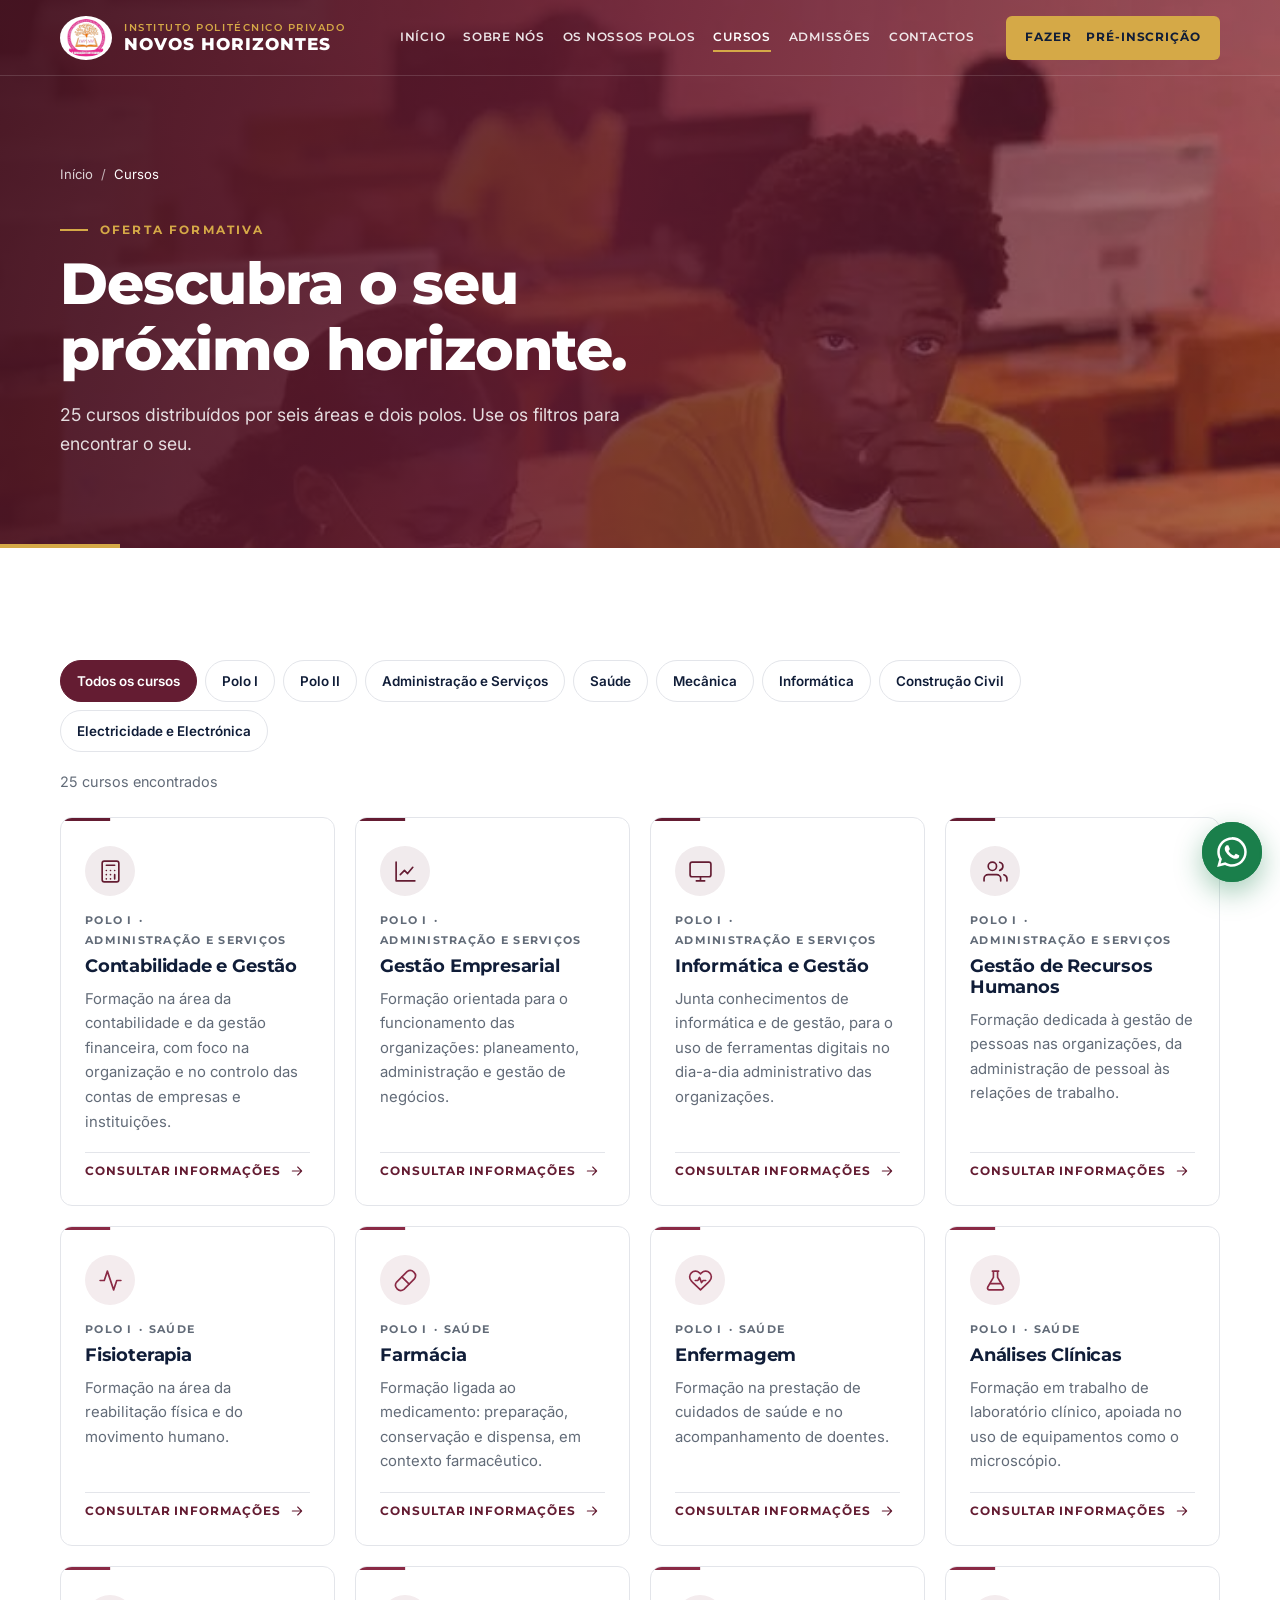
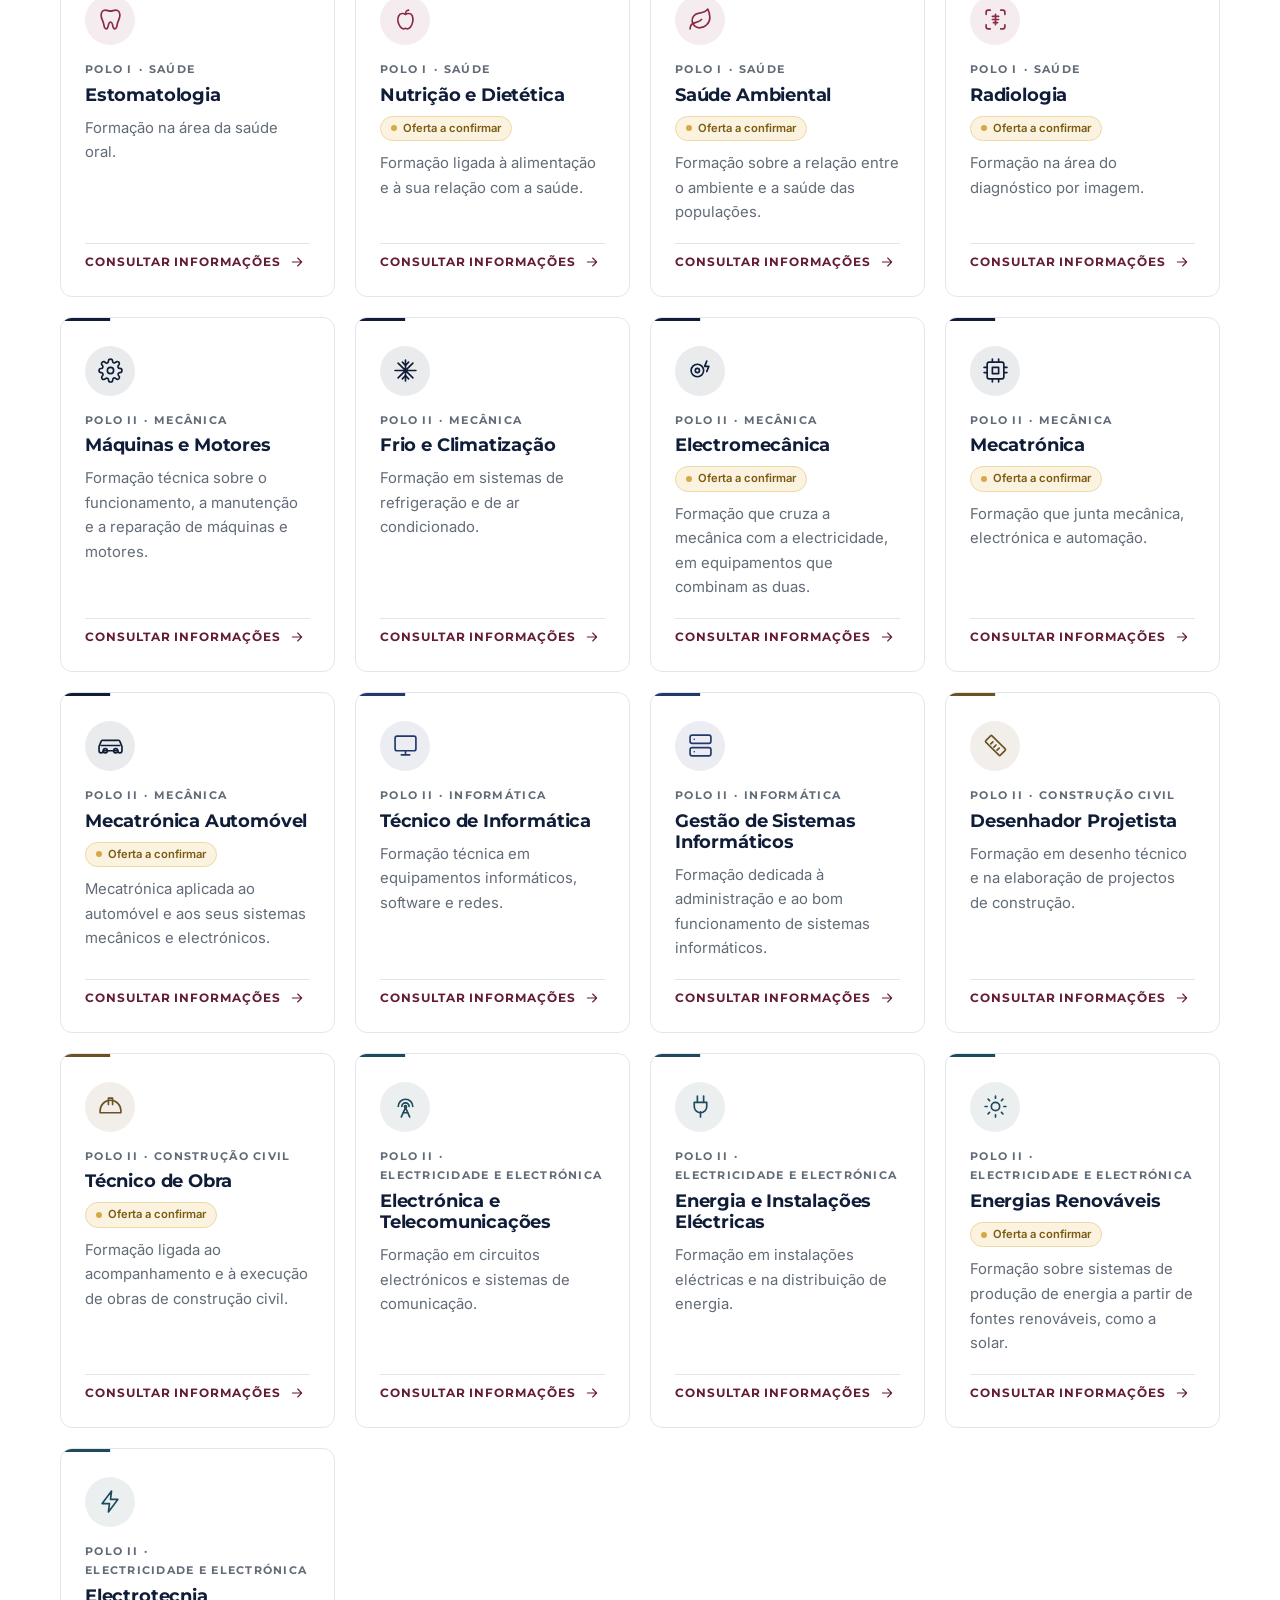
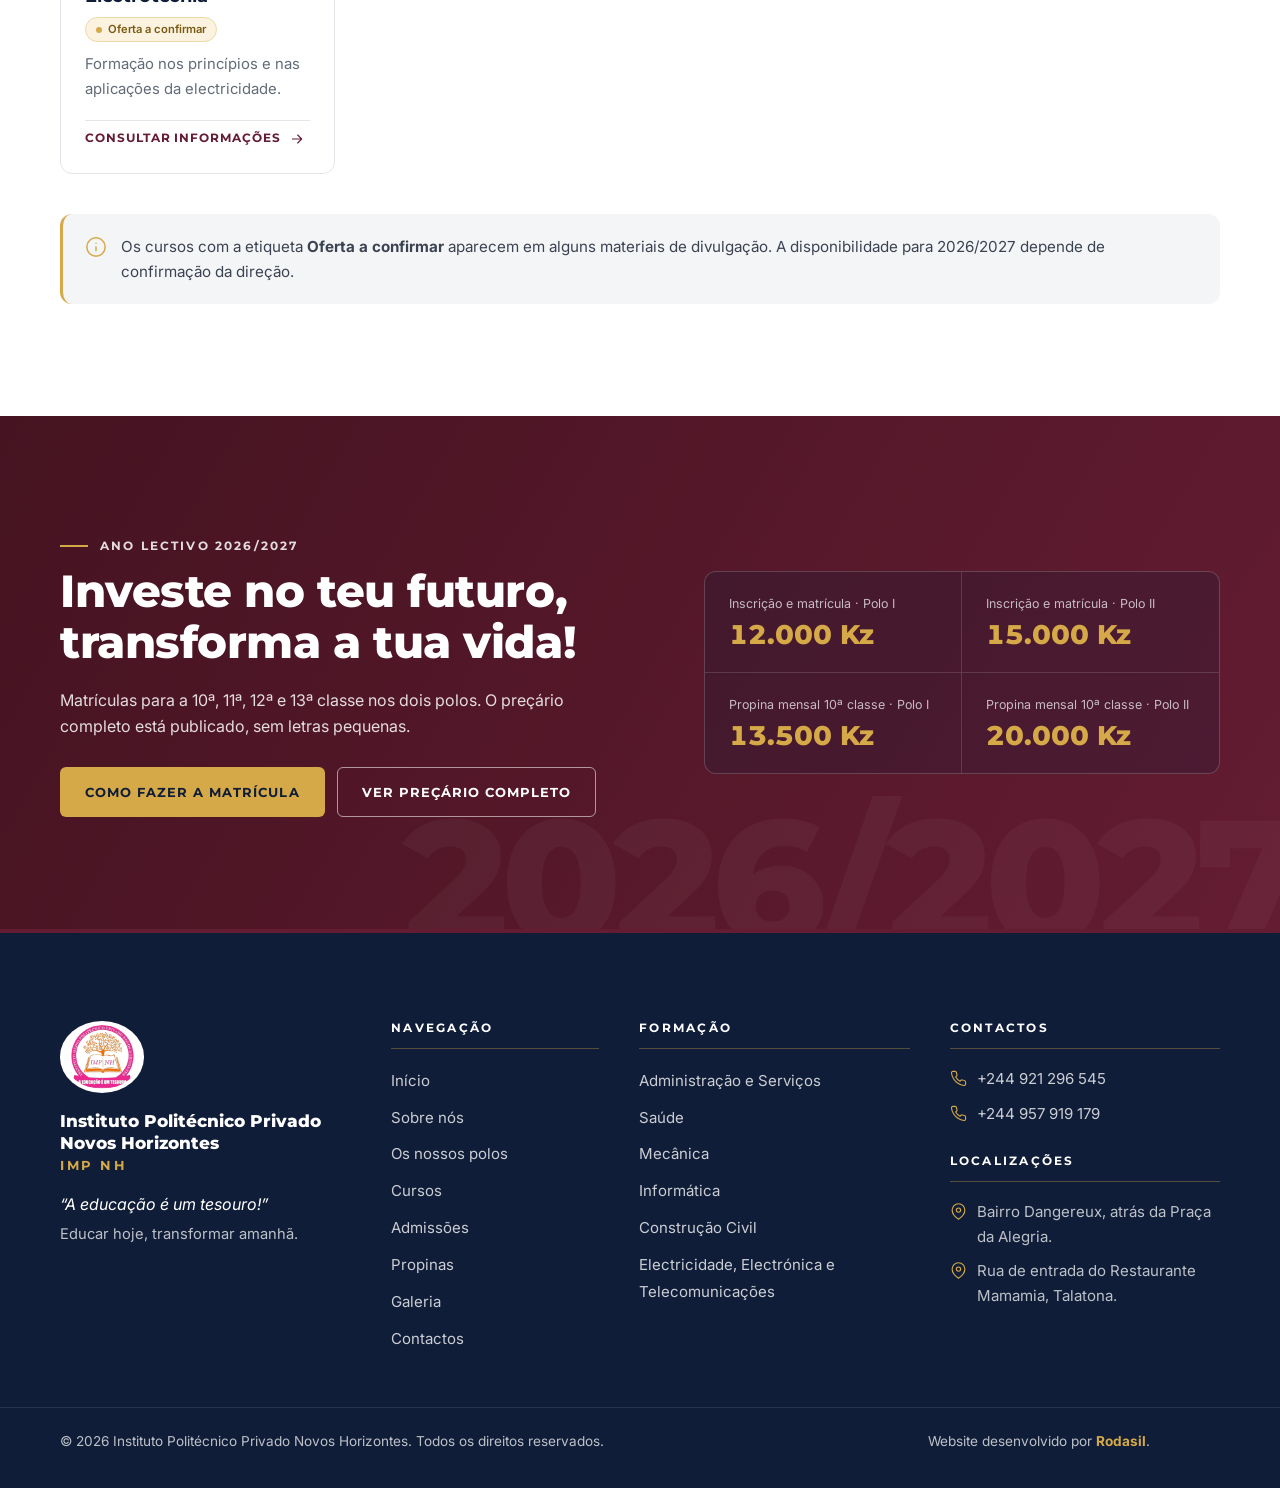
<file: cursos/index.html>
<!doctype html>
<html lang="pt">
<head>
<meta charset="utf-8">
<meta name="viewport" content="width=device-width, initial-scale=1">
<meta name="robots" content="noindex, nofollow">
<title>Cursos | Oferta formativa IMP NH Novos Horizontes</title>
<meta name="description" content="Cursos técnicos em Talatona, Luanda: Contabilidade e Gestão, Gestão Empresarial, Enfermagem, Farmácia, Análises Clínicas, Informática, Mecatrónica, Construção Civil, Energias e mais.">
<link rel="canonical" href="https://rodasil-angola.github.io/novos-horizontes/cursos/">
<meta property="og:type" content="website">
<meta property="og:locale" content="pt_AO">
<meta property="og:site_name" content="Instituto Politécnico Privado Novos Horizontes">
<meta property="og:title" content="Cursos | Oferta formativa IMP NH Novos Horizontes">
<meta property="og:description" content="Cursos técnicos em Talatona, Luanda: Contabilidade e Gestão, Gestão Empresarial, Enfermagem, Farmácia, Análises Clínicas, Informática, Mecatrónica, Construção Civil, Energias e mais.">
<meta property="og:url" content="https://rodasil-angola.github.io/novos-horizontes/cursos/">
<meta property="og:image" content="https://rodasil-angola.github.io/novos-horizontes/assets/img/vida-academica-01.jpg">
<meta name="twitter:card" content="summary_large_image">
<meta name="theme-color" content="#641C32">
<link rel="icon" type="image/png" href="../assets/img/favicon.png">
<link rel="preconnect" href="https://fonts.googleapis.com">
<link rel="preconnect" href="https://fonts.gstatic.com" crossorigin>
<link href="https://fonts.googleapis.com/css2?family=Montserrat:wght@500;600;700;800&family=Inter:wght@400;500;600&display=swap" rel="stylesheet">
<link rel="stylesheet" href="../assets/css/main.css">
<script>document.documentElement.classList.add('nh-js')</script>
<script type="application/ld+json">{"@context":"https://schema.org","@type":"EducationalOrganization","name":"Instituto Politécnico Privado Novos Horizontes","alternateName":"IMP NH","slogan":"A educação é um tesouro!","url":"https://rodasil-angola.github.io/novos-horizontes/","logo":"https://rodasil-angola.github.io/novos-horizontes/assets/img/logo-imp-nh.png","telephone":["+244921296545","+244957919179"]}</script>

</head>
<body>

<a class="nh-skip" href="#conteudo">Saltar para o conteúdo</a>
<header class="nh-header" data-header>
  <div class="nh-container nh-header__bar">
    <a class="nh-brand" href="../" aria-label="Instituto Politécnico Privado Novos Horizontes, página inicial">
      <img class="nh-brand__logo" src="../assets/img/logo-imp-nh.png" alt="" width="58" height="48">
      <span class="nh-brand__text"><span class="nh-brand__top">Instituto Politécnico Privado</span><span class="nh-brand__name">Novos Horizontes</span></span>
    </a>
    <nav class="nh-nav" aria-label="Navegação principal">
      <ul><li><a href="../">Início</a></li><li><a href="../sobre/">Sobre nós</a></li><li><a href="../polos/">Os nossos polos</a></li><li><a href="../cursos/" aria-current="page">Cursos</a></li><li><a href="../admissoes/">Admissões</a></li><li><a href="../contactos/">Contactos</a></li></ul>
    </nav>
    <a class="nh-btn nh-btn--gold nh-header__cta" href="../pre-inscricao/"><span class="nh-hide-xs">Fazer&nbsp;</span>pré-inscrição</a>
    <button class="nh-burger" type="button" aria-expanded="false" aria-controls="nh-menu" data-menu-toggle>
      <span class="nh-sr">Abrir menu</span><svg class="ic " viewBox="0 0 24 24" fill="none" stroke="currentColor" stroke-width="1.6" stroke-linecap="round" stroke-linejoin="round" aria-hidden="true"><path d="M3 6h18M3 12h18M3 18h18"/></svg>
    </button>
  </div>
  <div class="nh-mobile" id="nh-menu" hidden data-menu>
    <nav aria-label="Navegação móvel">
      <ul><li><a href="../">Início</a></li><li><a href="../sobre/">Sobre nós</a></li><li><a href="../polos/">Os nossos polos</a></li><li><a href="../cursos/" aria-current="page">Cursos</a></li><li><a href="../admissoes/">Admissões</a></li><li><a href="../contactos/">Contactos</a></li>
        <li><a href="../propinas/">Propinas 2026/2027</a></li>
        <li><a href="../galeria/">Galeria</a></li>
      </ul>
    </nav>
    <a class="nh-btn nh-btn--gold nh-btn--block" href="../pre-inscricao/">Fazer pré-inscrição</a>
    <div class="nh-mobile__tel"><a href="tel:+244921296545"><svg class="ic " viewBox="0 0 24 24" fill="none" stroke="currentColor" stroke-width="1.6" stroke-linecap="round" stroke-linejoin="round" aria-hidden="true"><path d="M22 16.9v3a2 2 0 0 1-2.2 2 19.8 19.8 0 0 1-8.6-3.1 19.5 19.5 0 0 1-6-6A19.8 19.8 0 0 1 2.1 4.2 2 2 0 0 1 4.1 2h3a2 2 0 0 1 2 1.7c.1 1 .4 1.9.7 2.8a2 2 0 0 1-.5 2.1L8 9.9a16 16 0 0 0 6 6l1.3-1.3a2 2 0 0 1 2.1-.4c.9.3 1.8.6 2.8.7a2 2 0 0 1 1.7 2z"/></svg> +244 921 296 545</a><a href="tel:+244957919179"><svg class="ic " viewBox="0 0 24 24" fill="none" stroke="currentColor" stroke-width="1.6" stroke-linecap="round" stroke-linejoin="round" aria-hidden="true"><path d="M22 16.9v3a2 2 0 0 1-2.2 2 19.8 19.8 0 0 1-8.6-3.1 19.5 19.5 0 0 1-6-6A19.8 19.8 0 0 1 2.1 4.2 2 2 0 0 1 4.1 2h3a2 2 0 0 1 2 1.7c.1 1 .4 1.9.7 2.8a2 2 0 0 1-.5 2.1L8 9.9a16 16 0 0 0 6 6l1.3-1.3a2 2 0 0 1 2.1-.4c.9.3 1.8.6 2.8.7a2 2 0 0 1 1.7 2z"/></svg> +244 957 919 179</a></div>
  </div>
</header>
<main id="conteudo">

<section class="nh-phero nh-phero--bordo">
  <img class="nh-phero__bg" src="../assets/img/informatica-aula-01.jpg" alt="" fetchpriority="high">
  <div class="nh-container nh-phero__inner">
    <nav class="nh-crumbs" aria-label="Localização na página"><a href="../">Início</a><span aria-hidden="true">/</span><span aria-current="page">Cursos</span></nav>
    <p class="nh-eyebrow nh-eyebrow--light">Oferta formativa</p>
    <h1 class="nh-phero__title">Descubra o seu próximo horizonte.</h1>
    <p class="nh-phero__text">25 cursos distribuídos por seis áreas e dois polos. Use os filtros para encontrar o seu.</p>
    
  </div>
</section>
<section class="nh-section nh-catalog" aria-label="Catálogo de cursos">
  <div class="nh-container">
    <div class="nh-filter" role="group" aria-label="Filtrar cursos" data-filter>
  <button type="button" class="nh-chip" data-filter-key="todos" aria-pressed="true">Todos os cursos</button><button type="button" class="nh-chip" data-filter-key="polo:polo-i" aria-pressed="false">Polo I</button><button type="button" class="nh-chip" data-filter-key="polo:polo-ii" aria-pressed="false">Polo II</button><button type="button" class="nh-chip" data-filter-key="area:administracao" aria-pressed="false">Administração e Serviços</button><button type="button" class="nh-chip" data-filter-key="area:saude" aria-pressed="false">Saúde</button><button type="button" class="nh-chip" data-filter-key="area:mecanica" aria-pressed="false">Mecânica</button><button type="button" class="nh-chip" data-filter-key="area:informatica" aria-pressed="false">Informática</button><button type="button" class="nh-chip" data-filter-key="area:construcao" aria-pressed="false">Construção Civil</button><button type="button" class="nh-chip" data-filter-key="area:electricidade" aria-pressed="false">Electricidade e Electrónica</button>
</div>
    <p class="nh-catalog__count" aria-live="polite" data-count></p>
    <div class="nh-grid nh-grid--courses" data-course-grid>
      <article class="nh-course nh-course--polo-i" data-course data-polo="polo-i" data-area="administracao">
  <div class="nh-course__icon"><svg class="ic " viewBox="0 0 24 24" fill="none" stroke="currentColor" stroke-width="1.6" stroke-linecap="round" stroke-linejoin="round" aria-hidden="true"><rect x="4" y="2" width="16" height="20" rx="2"/><path d="M8 6h8M8 11h.01M12 11h.01M16 11h.01M8 15h.01M12 15h.01M16 15v4M8 19h.01M12 19h.01"/></svg></div>
  <div class="nh-course__meta"><span>Polo I</span><span aria-hidden="true">·</span><span>Administração e Serviços</span></div>
  <h3 class="nh-course__title">Contabilidade e Gestão</h3>
  
  <p class="nh-course__desc">Formação na área da contabilidade e da gestão financeira, com foco na organização e no controlo das contas de empresas e instituições.</p>
  <button class="nh-course__btn" type="button" data-course-open="contabilidade-gestao">Consultar informações <svg class="ic " viewBox="0 0 24 24" fill="none" stroke="currentColor" stroke-width="1.6" stroke-linecap="round" stroke-linejoin="round" aria-hidden="true"><path d="M5 12h14M13 6l6 6-6 6"/></svg></button>
</article><article class="nh-course nh-course--polo-i" data-course data-polo="polo-i" data-area="administracao">
  <div class="nh-course__icon"><svg class="ic " viewBox="0 0 24 24" fill="none" stroke="currentColor" stroke-width="1.6" stroke-linecap="round" stroke-linejoin="round" aria-hidden="true"><path d="M3 3v18h18"/><path d="m7 15 4-4 3 3 5-6"/></svg></div>
  <div class="nh-course__meta"><span>Polo I</span><span aria-hidden="true">·</span><span>Administração e Serviços</span></div>
  <h3 class="nh-course__title">Gestão Empresarial</h3>
  
  <p class="nh-course__desc">Formação orientada para o funcionamento das organizações: planeamento, administração e gestão de negócios.</p>
  <button class="nh-course__btn" type="button" data-course-open="gestao-empresarial">Consultar informações <svg class="ic " viewBox="0 0 24 24" fill="none" stroke="currentColor" stroke-width="1.6" stroke-linecap="round" stroke-linejoin="round" aria-hidden="true"><path d="M5 12h14M13 6l6 6-6 6"/></svg></button>
</article><article class="nh-course nh-course--polo-i" data-course data-polo="polo-i" data-area="administracao">
  <div class="nh-course__icon"><svg class="ic " viewBox="0 0 24 24" fill="none" stroke="currentColor" stroke-width="1.6" stroke-linecap="round" stroke-linejoin="round" aria-hidden="true"><rect x="2" y="3" width="20" height="14" rx="2"/><path d="M8 21h8M12 17v4"/></svg></div>
  <div class="nh-course__meta"><span>Polo I</span><span aria-hidden="true">·</span><span>Administração e Serviços</span></div>
  <h3 class="nh-course__title">Informática e Gestão</h3>
  
  <p class="nh-course__desc">Junta conhecimentos de informática e de gestão, para o uso de ferramentas digitais no dia-a-dia administrativo das organizações.</p>
  <button class="nh-course__btn" type="button" data-course-open="informatica-gestao">Consultar informações <svg class="ic " viewBox="0 0 24 24" fill="none" stroke="currentColor" stroke-width="1.6" stroke-linecap="round" stroke-linejoin="round" aria-hidden="true"><path d="M5 12h14M13 6l6 6-6 6"/></svg></button>
</article><article class="nh-course nh-course--polo-i" data-course data-polo="polo-i" data-area="administracao">
  <div class="nh-course__icon"><svg class="ic " viewBox="0 0 24 24" fill="none" stroke="currentColor" stroke-width="1.6" stroke-linecap="round" stroke-linejoin="round" aria-hidden="true"><path d="M17 21v-2a4 4 0 0 0-4-4H5a4 4 0 0 0-4 4v2"/><circle cx="9" cy="7" r="4"/><path d="M23 21v-2a4 4 0 0 0-3-3.9M16 3.1a4 4 0 0 1 0 7.8"/></svg></div>
  <div class="nh-course__meta"><span>Polo I</span><span aria-hidden="true">·</span><span>Administração e Serviços</span></div>
  <h3 class="nh-course__title">Gestão de Recursos Humanos</h3>
  
  <p class="nh-course__desc">Formação dedicada à gestão de pessoas nas organizações, da administração de pessoal às relações de trabalho.</p>
  <button class="nh-course__btn" type="button" data-course-open="gestao-rh">Consultar informações <svg class="ic " viewBox="0 0 24 24" fill="none" stroke="currentColor" stroke-width="1.6" stroke-linecap="round" stroke-linejoin="round" aria-hidden="true"><path d="M5 12h14M13 6l6 6-6 6"/></svg></button>
</article><article class="nh-course nh-course--polo-i" data-course data-polo="polo-i" data-area="saude">
  <div class="nh-course__icon"><svg class="ic " viewBox="0 0 24 24" fill="none" stroke="currentColor" stroke-width="1.6" stroke-linecap="round" stroke-linejoin="round" aria-hidden="true"><path d="M22 12h-4l-3 9L9 3l-3 9H2"/></svg></div>
  <div class="nh-course__meta"><span>Polo I</span><span aria-hidden="true">·</span><span>Saúde</span></div>
  <h3 class="nh-course__title">Fisioterapia</h3>
  
  <p class="nh-course__desc">Formação na área da reabilitação física e do movimento humano.</p>
  <button class="nh-course__btn" type="button" data-course-open="fisioterapia">Consultar informações <svg class="ic " viewBox="0 0 24 24" fill="none" stroke="currentColor" stroke-width="1.6" stroke-linecap="round" stroke-linejoin="round" aria-hidden="true"><path d="M5 12h14M13 6l6 6-6 6"/></svg></button>
</article><article class="nh-course nh-course--polo-i" data-course data-polo="polo-i" data-area="saude">
  <div class="nh-course__icon"><svg class="ic " viewBox="0 0 24 24" fill="none" stroke="currentColor" stroke-width="1.6" stroke-linecap="round" stroke-linejoin="round" aria-hidden="true"><path d="M10.5 20.5a5 5 0 0 1-7-7l10-10a5 5 0 0 1 7 7z"/><path d="m8.5 8.5 7 7"/></svg></div>
  <div class="nh-course__meta"><span>Polo I</span><span aria-hidden="true">·</span><span>Saúde</span></div>
  <h3 class="nh-course__title">Farmácia</h3>
  
  <p class="nh-course__desc">Formação ligada ao medicamento: preparação, conservação e dispensa, em contexto farmacêutico.</p>
  <button class="nh-course__btn" type="button" data-course-open="farmacia">Consultar informações <svg class="ic " viewBox="0 0 24 24" fill="none" stroke="currentColor" stroke-width="1.6" stroke-linecap="round" stroke-linejoin="round" aria-hidden="true"><path d="M5 12h14M13 6l6 6-6 6"/></svg></button>
</article><article class="nh-course nh-course--polo-i" data-course data-polo="polo-i" data-area="saude">
  <div class="nh-course__icon"><svg class="ic " viewBox="0 0 24 24" fill="none" stroke="currentColor" stroke-width="1.6" stroke-linecap="round" stroke-linejoin="round" aria-hidden="true"><path d="M20.8 4.6a5.5 5.5 0 0 0-7.8 0L12 5.7l-1-1.1a5.5 5.5 0 0 0-7.8 7.8l1 1.1L12 21l7.8-7.5 1-1.1a5.5 5.5 0 0 0 0-7.8z"/><path d="M7 12h2.5l1.5-3 2 5 1.5-2H17"/></svg></div>
  <div class="nh-course__meta"><span>Polo I</span><span aria-hidden="true">·</span><span>Saúde</span></div>
  <h3 class="nh-course__title">Enfermagem</h3>
  
  <p class="nh-course__desc">Formação na prestação de cuidados de saúde e no acompanhamento de doentes.</p>
  <button class="nh-course__btn" type="button" data-course-open="enfermagem">Consultar informações <svg class="ic " viewBox="0 0 24 24" fill="none" stroke="currentColor" stroke-width="1.6" stroke-linecap="round" stroke-linejoin="round" aria-hidden="true"><path d="M5 12h14M13 6l6 6-6 6"/></svg></button>
</article><article class="nh-course nh-course--polo-i" data-course data-polo="polo-i" data-area="saude">
  <div class="nh-course__icon"><svg class="ic " viewBox="0 0 24 24" fill="none" stroke="currentColor" stroke-width="1.6" stroke-linecap="round" stroke-linejoin="round" aria-hidden="true"><path d="M9 3h6M10 3v6L4.5 18.5A1.7 1.7 0 0 0 6 21h12a1.7 1.7 0 0 0 1.5-2.5L14 9V3"/><path d="M7 15h10"/></svg></div>
  <div class="nh-course__meta"><span>Polo I</span><span aria-hidden="true">·</span><span>Saúde</span></div>
  <h3 class="nh-course__title">Análises Clínicas</h3>
  
  <p class="nh-course__desc">Formação em trabalho de laboratório clínico, apoiada no uso de equipamentos como o microscópio.</p>
  <button class="nh-course__btn" type="button" data-course-open="analises-clinicas">Consultar informações <svg class="ic " viewBox="0 0 24 24" fill="none" stroke="currentColor" stroke-width="1.6" stroke-linecap="round" stroke-linejoin="round" aria-hidden="true"><path d="M5 12h14M13 6l6 6-6 6"/></svg></button>
</article><article class="nh-course nh-course--polo-i" data-course data-polo="polo-i" data-area="saude">
  <div class="nh-course__icon"><svg class="ic " viewBox="0 0 24 24" fill="none" stroke="currentColor" stroke-width="1.6" stroke-linecap="round" stroke-linejoin="round" aria-hidden="true"><path d="M7 3c-2.5 0-4 2-4 5 0 4 2 5 2.5 8.5.3 2.3 1 4.5 2.5 4.5s1.7-2.5 2.2-4.5c.3-1.3.8-2 1.8-2s1.5.7 1.8 2c.5 2 .7 4.5 2.2 4.5s2.2-2.2 2.5-4.5C19 13 21 12 21 8c0-3-1.5-5-4-5-2 0-3 1-5 1S9 3 7 3z"/></svg></div>
  <div class="nh-course__meta"><span>Polo I</span><span aria-hidden="true">·</span><span>Saúde</span></div>
  <h3 class="nh-course__title">Estomatologia</h3>
  
  <p class="nh-course__desc">Formação na área da saúde oral.</p>
  <button class="nh-course__btn" type="button" data-course-open="estomatologia">Consultar informações <svg class="ic " viewBox="0 0 24 24" fill="none" stroke="currentColor" stroke-width="1.6" stroke-linecap="round" stroke-linejoin="round" aria-hidden="true"><path d="M5 12h14M13 6l6 6-6 6"/></svg></button>
</article><article class="nh-course nh-course--polo-i" data-course data-polo="polo-i" data-area="saude">
  <div class="nh-course__icon"><svg class="ic " viewBox="0 0 24 24" fill="none" stroke="currentColor" stroke-width="1.6" stroke-linecap="round" stroke-linejoin="round" aria-hidden="true"><path d="M12 7c-1.5-1-5-1.5-6.5 1.5S5 16 7 19s3.5 2 5 1.5c1.5.5 3 1.5 5-1.5s2.5-7.5 1.5-10.5S13.5 6 12 7z"/><path d="M12 7c0-2 1-4 3-4"/></svg></div>
  <div class="nh-course__meta"><span>Polo I</span><span aria-hidden="true">·</span><span>Saúde</span></div>
  <h3 class="nh-course__title">Nutrição e Dietética</h3>
  <p class="nh-badge" title="Disponibilidade para 2026/2027 a confirmar pela direção">Oferta a confirmar</p>
  <p class="nh-course__desc">Formação ligada à alimentação e à sua relação com a saúde.</p>
  <button class="nh-course__btn" type="button" data-course-open="nutricao-dietetica">Consultar informações <svg class="ic " viewBox="0 0 24 24" fill="none" stroke="currentColor" stroke-width="1.6" stroke-linecap="round" stroke-linejoin="round" aria-hidden="true"><path d="M5 12h14M13 6l6 6-6 6"/></svg></button>
</article><article class="nh-course nh-course--polo-i" data-course data-polo="polo-i" data-area="saude">
  <div class="nh-course__icon"><svg class="ic " viewBox="0 0 24 24" fill="none" stroke="currentColor" stroke-width="1.6" stroke-linecap="round" stroke-linejoin="round" aria-hidden="true"><path d="M11 20A7 7 0 0 1 9.8 6.1C15.5 5 17 4.5 19 2c1 2 2 4.2 2 8 0 5.5-4.8 10-10 10z"/><path d="M2 21c0-3 1.9-5.4 5.1-6C9.5 14.5 12 13 13 12"/></svg></div>
  <div class="nh-course__meta"><span>Polo I</span><span aria-hidden="true">·</span><span>Saúde</span></div>
  <h3 class="nh-course__title">Saúde Ambiental</h3>
  <p class="nh-badge" title="Disponibilidade para 2026/2027 a confirmar pela direção">Oferta a confirmar</p>
  <p class="nh-course__desc">Formação sobre a relação entre o ambiente e a saúde das populações.</p>
  <button class="nh-course__btn" type="button" data-course-open="saude-ambiental">Consultar informações <svg class="ic " viewBox="0 0 24 24" fill="none" stroke="currentColor" stroke-width="1.6" stroke-linecap="round" stroke-linejoin="round" aria-hidden="true"><path d="M5 12h14M13 6l6 6-6 6"/></svg></button>
</article><article class="nh-course nh-course--polo-i" data-course data-polo="polo-i" data-area="saude">
  <div class="nh-course__icon"><svg class="ic " viewBox="0 0 24 24" fill="none" stroke="currentColor" stroke-width="1.6" stroke-linecap="round" stroke-linejoin="round" aria-hidden="true"><path d="M3 7V5a2 2 0 0 1 2-2h2M17 3h2a2 2 0 0 1 2 2v2M21 17v2a2 2 0 0 1-2 2h-2M7 21H5a2 2 0 0 1-2-2v-2"/><path d="M12 7v10M9 9h6M9 12h6M10 15h4"/></svg></div>
  <div class="nh-course__meta"><span>Polo I</span><span aria-hidden="true">·</span><span>Saúde</span></div>
  <h3 class="nh-course__title">Radiologia</h3>
  <p class="nh-badge" title="Disponibilidade para 2026/2027 a confirmar pela direção">Oferta a confirmar</p>
  <p class="nh-course__desc">Formação na área do diagnóstico por imagem.</p>
  <button class="nh-course__btn" type="button" data-course-open="radiologia">Consultar informações <svg class="ic " viewBox="0 0 24 24" fill="none" stroke="currentColor" stroke-width="1.6" stroke-linecap="round" stroke-linejoin="round" aria-hidden="true"><path d="M5 12h14M13 6l6 6-6 6"/></svg></button>
</article><article class="nh-course nh-course--polo-ii" data-course data-polo="polo-ii" data-area="mecanica">
  <div class="nh-course__icon"><svg class="ic " viewBox="0 0 24 24" fill="none" stroke="currentColor" stroke-width="1.6" stroke-linecap="round" stroke-linejoin="round" aria-hidden="true"><circle cx="12" cy="12" r="3"/><path d="M19.4 15a1.7 1.7 0 0 0 .3 1.8l.1.1a2 2 0 1 1-2.8 2.8l-.1-.1a1.7 1.7 0 0 0-1.8-.3 1.7 1.7 0 0 0-1 1.5V21a2 2 0 1 1-4 0v-.1a1.7 1.7 0 0 0-1.1-1.5 1.7 1.7 0 0 0-1.8.3l-.1.1a2 2 0 1 1-2.8-2.8l.1-.1a1.7 1.7 0 0 0 .3-1.8 1.7 1.7 0 0 0-1.5-1H3a2 2 0 1 1 0-4h.1a1.7 1.7 0 0 0 1.5-1.1 1.7 1.7 0 0 0-.3-1.8l-.1-.1a2 2 0 1 1 2.8-2.8l.1.1a1.7 1.7 0 0 0 1.8.3H9a1.7 1.7 0 0 0 1-1.5V3a2 2 0 1 1 4 0v.1a1.7 1.7 0 0 0 1 1.5 1.7 1.7 0 0 0 1.8-.3l.1-.1a2 2 0 1 1 2.8 2.8l-.1.1a1.7 1.7 0 0 0-.3 1.8V9a1.7 1.7 0 0 0 1.5 1H21a2 2 0 1 1 0 4h-.1a1.7 1.7 0 0 0-1.5 1z"/></svg></div>
  <div class="nh-course__meta"><span>Polo II</span><span aria-hidden="true">·</span><span>Mecânica</span></div>
  <h3 class="nh-course__title">Máquinas e Motores</h3>
  
  <p class="nh-course__desc">Formação técnica sobre o funcionamento, a manutenção e a reparação de máquinas e motores.</p>
  <button class="nh-course__btn" type="button" data-course-open="maquinas-motores">Consultar informações <svg class="ic " viewBox="0 0 24 24" fill="none" stroke="currentColor" stroke-width="1.6" stroke-linecap="round" stroke-linejoin="round" aria-hidden="true"><path d="M5 12h14M13 6l6 6-6 6"/></svg></button>
</article><article class="nh-course nh-course--polo-ii" data-course data-polo="polo-ii" data-area="mecanica">
  <div class="nh-course__icon"><svg class="ic " viewBox="0 0 24 24" fill="none" stroke="currentColor" stroke-width="1.6" stroke-linecap="round" stroke-linejoin="round" aria-hidden="true"><path d="M12 2v20M4.9 4.9l14.2 14.2M2 12h20M4.9 19.1 19.1 4.9"/><path d="m9 4 3 3 3-3M9 20l3-3 3 3"/></svg></div>
  <div class="nh-course__meta"><span>Polo II</span><span aria-hidden="true">·</span><span>Mecânica</span></div>
  <h3 class="nh-course__title">Frio e Climatização</h3>
  
  <p class="nh-course__desc">Formação em sistemas de refrigeração e de ar condicionado.</p>
  <button class="nh-course__btn" type="button" data-course-open="frio-climatizacao">Consultar informações <svg class="ic " viewBox="0 0 24 24" fill="none" stroke="currentColor" stroke-width="1.6" stroke-linecap="round" stroke-linejoin="round" aria-hidden="true"><path d="M5 12h14M13 6l6 6-6 6"/></svg></button>
</article><article class="nh-course nh-course--polo-ii" data-course data-polo="polo-ii" data-area="mecanica">
  <div class="nh-course__icon"><svg class="ic " viewBox="0 0 24 24" fill="none" stroke="currentColor" stroke-width="1.6" stroke-linecap="round" stroke-linejoin="round" aria-hidden="true"><circle cx="9" cy="12" r="6"/><circle cx="9" cy="12" r="2"/><path d="M18 3l-2 5h4l-2 5"/></svg></div>
  <div class="nh-course__meta"><span>Polo II</span><span aria-hidden="true">·</span><span>Mecânica</span></div>
  <h3 class="nh-course__title">Electromecânica</h3>
  <p class="nh-badge" title="Disponibilidade para 2026/2027 a confirmar pela direção">Oferta a confirmar</p>
  <p class="nh-course__desc">Formação que cruza a mecânica com a electricidade, em equipamentos que combinam as duas.</p>
  <button class="nh-course__btn" type="button" data-course-open="electromecanica">Consultar informações <svg class="ic " viewBox="0 0 24 24" fill="none" stroke="currentColor" stroke-width="1.6" stroke-linecap="round" stroke-linejoin="round" aria-hidden="true"><path d="M5 12h14M13 6l6 6-6 6"/></svg></button>
</article><article class="nh-course nh-course--polo-ii" data-course data-polo="polo-ii" data-area="mecanica">
  <div class="nh-course__icon"><svg class="ic " viewBox="0 0 24 24" fill="none" stroke="currentColor" stroke-width="1.6" stroke-linecap="round" stroke-linejoin="round" aria-hidden="true"><rect x="4" y="4" width="16" height="16" rx="2"/><rect x="9" y="9" width="6" height="6"/><path d="M9 1v3M15 1v3M9 20v3M15 20v3M20 9h3M20 14h3M1 9h3M1 14h3"/></svg></div>
  <div class="nh-course__meta"><span>Polo II</span><span aria-hidden="true">·</span><span>Mecânica</span></div>
  <h3 class="nh-course__title">Mecatrónica</h3>
  <p class="nh-badge" title="Disponibilidade para 2026/2027 a confirmar pela direção">Oferta a confirmar</p>
  <p class="nh-course__desc">Formação que junta mecânica, electrónica e automação.</p>
  <button class="nh-course__btn" type="button" data-course-open="mecatronica">Consultar informações <svg class="ic " viewBox="0 0 24 24" fill="none" stroke="currentColor" stroke-width="1.6" stroke-linecap="round" stroke-linejoin="round" aria-hidden="true"><path d="M5 12h14M13 6l6 6-6 6"/></svg></button>
</article><article class="nh-course nh-course--polo-ii" data-course data-polo="polo-ii" data-area="mecanica">
  <div class="nh-course__icon"><svg class="ic " viewBox="0 0 24 24" fill="none" stroke="currentColor" stroke-width="1.6" stroke-linecap="round" stroke-linejoin="round" aria-hidden="true"><path d="M5 17h14M5 17a2 2 0 1 1-4 0v-4l2-5a2 2 0 0 1 2-1h14a2 2 0 0 1 2 1l2 5v4a2 2 0 1 1-4 0"/><circle cx="7" cy="17" r="2"/><circle cx="17" cy="17" r="2"/><path d="M3 12h18"/></svg></div>
  <div class="nh-course__meta"><span>Polo II</span><span aria-hidden="true">·</span><span>Mecânica</span></div>
  <h3 class="nh-course__title">Mecatrónica Automóvel</h3>
  <p class="nh-badge" title="Disponibilidade para 2026/2027 a confirmar pela direção">Oferta a confirmar</p>
  <p class="nh-course__desc">Mecatrónica aplicada ao automóvel e aos seus sistemas mecânicos e electrónicos.</p>
  <button class="nh-course__btn" type="button" data-course-open="mecatronica-automovel">Consultar informações <svg class="ic " viewBox="0 0 24 24" fill="none" stroke="currentColor" stroke-width="1.6" stroke-linecap="round" stroke-linejoin="round" aria-hidden="true"><path d="M5 12h14M13 6l6 6-6 6"/></svg></button>
</article><article class="nh-course nh-course--polo-ii" data-course data-polo="polo-ii" data-area="informatica">
  <div class="nh-course__icon"><svg class="ic " viewBox="0 0 24 24" fill="none" stroke="currentColor" stroke-width="1.6" stroke-linecap="round" stroke-linejoin="round" aria-hidden="true"><rect x="2" y="3" width="20" height="14" rx="2"/><path d="M8 21h8M12 17v4"/></svg></div>
  <div class="nh-course__meta"><span>Polo II</span><span aria-hidden="true">·</span><span>Informática</span></div>
  <h3 class="nh-course__title">Técnico de Informática</h3>
  
  <p class="nh-course__desc">Formação técnica em equipamentos informáticos, software e redes.</p>
  <button class="nh-course__btn" type="button" data-course-open="tecnico-informatica">Consultar informações <svg class="ic " viewBox="0 0 24 24" fill="none" stroke="currentColor" stroke-width="1.6" stroke-linecap="round" stroke-linejoin="round" aria-hidden="true"><path d="M5 12h14M13 6l6 6-6 6"/></svg></button>
</article><article class="nh-course nh-course--polo-ii" data-course data-polo="polo-ii" data-area="informatica">
  <div class="nh-course__icon"><svg class="ic " viewBox="0 0 24 24" fill="none" stroke="currentColor" stroke-width="1.6" stroke-linecap="round" stroke-linejoin="round" aria-hidden="true"><rect x="2" y="2" width="20" height="8" rx="2"/><rect x="2" y="14" width="20" height="8" rx="2"/><path d="M6 6h.01M6 18h.01"/></svg></div>
  <div class="nh-course__meta"><span>Polo II</span><span aria-hidden="true">·</span><span>Informática</span></div>
  <h3 class="nh-course__title">Gestão de Sistemas Informáticos</h3>
  
  <p class="nh-course__desc">Formação dedicada à administração e ao bom funcionamento de sistemas informáticos.</p>
  <button class="nh-course__btn" type="button" data-course-open="gestao-sistemas">Consultar informações <svg class="ic " viewBox="0 0 24 24" fill="none" stroke="currentColor" stroke-width="1.6" stroke-linecap="round" stroke-linejoin="round" aria-hidden="true"><path d="M5 12h14M13 6l6 6-6 6"/></svg></button>
</article><article class="nh-course nh-course--polo-ii" data-course data-polo="polo-ii" data-area="construcao">
  <div class="nh-course__icon"><svg class="ic " viewBox="0 0 24 24" fill="none" stroke="currentColor" stroke-width="1.6" stroke-linecap="round" stroke-linejoin="round" aria-hidden="true"><path d="M21.3 15.3 8.7 2.7a1 1 0 0 0-1.4 0L2.7 7.3a1 1 0 0 0 0 1.4l12.6 12.6a1 1 0 0 0 1.4 0l4.6-4.6a1 1 0 0 0 0-1.4z"/><path d="m7.5 10.5 2-2M10.5 13.5l2-2M13.5 16.5l2-2"/></svg></div>
  <div class="nh-course__meta"><span>Polo II</span><span aria-hidden="true">·</span><span>Construção Civil</span></div>
  <h3 class="nh-course__title">Desenhador Projetista</h3>
  
  <p class="nh-course__desc">Formação em desenho técnico e na elaboração de projectos de construção.</p>
  <button class="nh-course__btn" type="button" data-course-open="desenhador-projetista">Consultar informações <svg class="ic " viewBox="0 0 24 24" fill="none" stroke="currentColor" stroke-width="1.6" stroke-linecap="round" stroke-linejoin="round" aria-hidden="true"><path d="M5 12h14M13 6l6 6-6 6"/></svg></button>
</article><article class="nh-course nh-course--polo-ii" data-course data-polo="polo-ii" data-area="construcao">
  <div class="nh-course__icon"><svg class="ic " viewBox="0 0 24 24" fill="none" stroke="currentColor" stroke-width="1.6" stroke-linecap="round" stroke-linejoin="round" aria-hidden="true"><path d="M2 18h20v-2a10 10 0 0 0-20 0z"/><path d="M10 6V4h4v2M10 10V6M14 10V6"/></svg></div>
  <div class="nh-course__meta"><span>Polo II</span><span aria-hidden="true">·</span><span>Construção Civil</span></div>
  <h3 class="nh-course__title">Técnico de Obra</h3>
  <p class="nh-badge" title="Disponibilidade para 2026/2027 a confirmar pela direção">Oferta a confirmar</p>
  <p class="nh-course__desc">Formação ligada ao acompanhamento e à execução de obras de construção civil.</p>
  <button class="nh-course__btn" type="button" data-course-open="tecnico-obra">Consultar informações <svg class="ic " viewBox="0 0 24 24" fill="none" stroke="currentColor" stroke-width="1.6" stroke-linecap="round" stroke-linejoin="round" aria-hidden="true"><path d="M5 12h14M13 6l6 6-6 6"/></svg></button>
</article><article class="nh-course nh-course--polo-ii" data-course data-polo="polo-ii" data-area="electricidade">
  <div class="nh-course__icon"><svg class="ic " viewBox="0 0 24 24" fill="none" stroke="currentColor" stroke-width="1.6" stroke-linecap="round" stroke-linejoin="round" aria-hidden="true"><path d="M5 12a7 7 0 0 1 14 0M8.5 12a3.5 3.5 0 0 1 7 0"/><circle cx="12" cy="12" r="1"/><path d="m12 13-4 9M12 13l4 9M9.5 18h5"/></svg></div>
  <div class="nh-course__meta"><span>Polo II</span><span aria-hidden="true">·</span><span>Electricidade e Electrónica</span></div>
  <h3 class="nh-course__title">Electrónica e Telecomunicações</h3>
  
  <p class="nh-course__desc">Formação em circuitos electrónicos e sistemas de comunicação.</p>
  <button class="nh-course__btn" type="button" data-course-open="electronica-telecom">Consultar informações <svg class="ic " viewBox="0 0 24 24" fill="none" stroke="currentColor" stroke-width="1.6" stroke-linecap="round" stroke-linejoin="round" aria-hidden="true"><path d="M5 12h14M13 6l6 6-6 6"/></svg></button>
</article><article class="nh-course nh-course--polo-ii" data-course data-polo="polo-ii" data-area="electricidade">
  <div class="nh-course__icon"><svg class="ic " viewBox="0 0 24 24" fill="none" stroke="currentColor" stroke-width="1.6" stroke-linecap="round" stroke-linejoin="round" aria-hidden="true"><path d="M12 22v-5M9 8V2M15 8V2"/><path d="M18 8v4a6 6 0 0 1-12 0V8z"/></svg></div>
  <div class="nh-course__meta"><span>Polo II</span><span aria-hidden="true">·</span><span>Electricidade e Electrónica</span></div>
  <h3 class="nh-course__title">Energia e Instalações Eléctricas</h3>
  
  <p class="nh-course__desc">Formação em instalações eléctricas e na distribuição de energia.</p>
  <button class="nh-course__btn" type="button" data-course-open="energia-instalacoes">Consultar informações <svg class="ic " viewBox="0 0 24 24" fill="none" stroke="currentColor" stroke-width="1.6" stroke-linecap="round" stroke-linejoin="round" aria-hidden="true"><path d="M5 12h14M13 6l6 6-6 6"/></svg></button>
</article><article class="nh-course nh-course--polo-ii" data-course data-polo="polo-ii" data-area="electricidade">
  <div class="nh-course__icon"><svg class="ic " viewBox="0 0 24 24" fill="none" stroke="currentColor" stroke-width="1.6" stroke-linecap="round" stroke-linejoin="round" aria-hidden="true"><circle cx="12" cy="12" r="4"/><path d="M12 2v2M12 20v2M4.9 4.9l1.4 1.4M17.7 17.7l1.4 1.4M2 12h2M20 12h2M4.9 19.1l1.4-1.4M17.7 6.3l1.4-1.4"/></svg></div>
  <div class="nh-course__meta"><span>Polo II</span><span aria-hidden="true">·</span><span>Electricidade e Electrónica</span></div>
  <h3 class="nh-course__title">Energias Renováveis</h3>
  <p class="nh-badge" title="Disponibilidade para 2026/2027 a confirmar pela direção">Oferta a confirmar</p>
  <p class="nh-course__desc">Formação sobre sistemas de produção de energia a partir de fontes renováveis, como a solar.</p>
  <button class="nh-course__btn" type="button" data-course-open="energias-renovaveis">Consultar informações <svg class="ic " viewBox="0 0 24 24" fill="none" stroke="currentColor" stroke-width="1.6" stroke-linecap="round" stroke-linejoin="round" aria-hidden="true"><path d="M5 12h14M13 6l6 6-6 6"/></svg></button>
</article><article class="nh-course nh-course--polo-ii" data-course data-polo="polo-ii" data-area="electricidade">
  <div class="nh-course__icon"><svg class="ic " viewBox="0 0 24 24" fill="none" stroke="currentColor" stroke-width="1.6" stroke-linecap="round" stroke-linejoin="round" aria-hidden="true"><path d="M13 2 4 14h7l-1 8 9-12h-7l1-8z"/></svg></div>
  <div class="nh-course__meta"><span>Polo II</span><span aria-hidden="true">·</span><span>Electricidade e Electrónica</span></div>
  <h3 class="nh-course__title">Electrotecnia</h3>
  <p class="nh-badge" title="Disponibilidade para 2026/2027 a confirmar pela direção">Oferta a confirmar</p>
  <p class="nh-course__desc">Formação nos princípios e nas aplicações da electricidade.</p>
  <button class="nh-course__btn" type="button" data-course-open="electrotecnia">Consultar informações <svg class="ic " viewBox="0 0 24 24" fill="none" stroke="currentColor" stroke-width="1.6" stroke-linecap="round" stroke-linejoin="round" aria-hidden="true"><path d="M5 12h14M13 6l6 6-6 6"/></svg></button>
</article>
    </div>
    <p class="nh-note" data-reveal><svg class="ic " viewBox="0 0 24 24" fill="none" stroke="currentColor" stroke-width="1.6" stroke-linecap="round" stroke-linejoin="round" aria-hidden="true"><circle cx="12" cy="12" r="10"/><path d="M12 16v-4M12 8h.01"/></svg><span>Os cursos com a etiqueta <strong>Oferta a confirmar</strong> aparecem em alguns materiais de divulgação. A disponibilidade para 2026/2027 depende de confirmação da direção.</span></p>
  </div>
</section>
<section class="nh-section nh-admcta" aria-labelledby="admcta-t">
  <div class="nh-container nh-admcta__inner" data-reveal>
    <div class="nh-admcta__copy">
      <p class="nh-eyebrow nh-eyebrow--light">Ano Lectivo 2026/2027</p>
      <h2 id="admcta-t" class="nh-admcta__title">Investe no teu futuro, transforma a tua vida!</h2>
      <p>Matrículas para a 10ª, 11ª, 12ª e 13ª classe nos dois polos. O preçário completo está publicado, sem letras pequenas.</p>
      <div class="nh-actions"><a class="nh-btn nh-btn--gold" href="../admissoes/">Como fazer a matrícula</a><a class="nh-btn nh-btn--ghost" href="../propinas/">Ver preçário completo</a></div>
    </div>
    <dl class="nh-admcta__facts">
      <div><dt>Inscrição e matrícula · Polo I</dt><dd>12.000 Kz</dd></div>
      <div><dt>Inscrição e matrícula · Polo II</dt><dd>15.000 Kz</dd></div>
      <div><dt>Propina mensal 10ª classe · Polo I</dt><dd>13.500 Kz</dd></div>
      <div><dt>Propina mensal 10ª classe · Polo II</dt><dd>20.000 Kz</dd></div>
    </dl>
  </div>
</section>
<div class="nh-modal" data-modal hidden>
  <div class="nh-modal__backdrop" data-modal-close></div>
  <div class="nh-modal__dialog" role="dialog" aria-modal="true" aria-labelledby="nh-modal-title" tabindex="-1">
    <button class="nh-modal__close" type="button" data-modal-close><span class="nh-sr">Fechar</span><svg class="ic " viewBox="0 0 24 24" fill="none" stroke="currentColor" stroke-width="1.6" stroke-linecap="round" stroke-linejoin="round" aria-hidden="true"><path d="M18 6 6 18M6 6l12 12"/></svg></button>
    <div class="nh-modal__icon" data-m="icon"></div>
    <p class="nh-modal__meta" data-m="meta"></p>
    <h2 class="nh-modal__title" id="nh-modal-title" data-m="title"></h2>
    <p class="nh-badge" data-m="badge" hidden>Oferta a confirmar: disponibilidade para 2026/2027 sujeita a validação da direção.</p>
    <p class="nh-modal__desc" data-m="desc"></p>
    <p class="nh-modal__note">Duração, plano curricular e horários: pergunte à secretaria. Respondemos por telefone ou WhatsApp.</p>
    <div class="nh-modal__fees" data-m="fees"></div>
    <div class="nh-actions">
      <a class="nh-btn nh-btn--primary" data-m="pre" href="../pre-inscricao/">Fazer pré-inscrição</a>
      <a class="nh-btn nh-btn--outline" data-m="wa" href="https://wa.me/244921296545?text=Ol%C3%A1!%20Gostaria%20de%20obter%20informa%C3%A7%C3%B5es%20sobre%20os%20cursos%2C%20matr%C3%ADculas%20e%20propinas%20do%20Instituto%20Polit%C3%A9cnico%20Privado%20Novos%20Horizontes." target="_blank" rel="noopener"><svg class="ic ic--wa" viewBox="0 0 24 24" aria-hidden="true"><path fill="currentColor" d="M17.5 14.4c-.3-.1-1.7-.8-2-.9-.3-.1-.5-.1-.7.1-.2.3-.8.9-.9 1.1-.2.2-.3.2-.6.1-.3-.1-1.2-.5-2.3-1.4-.9-.8-1.4-1.7-1.6-2-.2-.3 0-.5.1-.6l.4-.5c.1-.2.2-.3.3-.5.1-.2 0-.4 0-.5l-.9-2.2c-.2-.6-.5-.5-.7-.5h-.6c-.2 0-.5.1-.8.4-.3.3-1 1-1 2.4s1 2.8 1.2 3c.1.2 2 3.1 4.9 4.3.7.3 1.2.5 1.6.6.7.2 1.3.2 1.8.1.6-.1 1.7-.7 1.9-1.4.2-.7.2-1.2.2-1.4-.1-.1-.3-.2-.6-.3zM12 21.8c-1.8 0-3.5-.5-5-1.4l-.4-.2-3.7 1 1-3.6-.2-.4c-1-1.6-1.5-3.4-1.5-5.2C2.2 6.6 6.6 2.2 12 2.2c2.6 0 5.1 1 6.9 2.9 1.9 1.9 2.9 4.3 2.9 6.9 0 5.4-4.4 9.8-9.8 9.8zm8.4-18.2A11.8 11.8 0 0 0 12 .1C5.5.1.2 5.4.2 11.9c0 2.1.5 4.1 1.6 5.9L.1 24l6.3-1.7c1.7.9 3.7 1.4 5.6 1.4 6.5 0 11.8-5.3 11.8-11.8 0-3.2-1.2-6.1-3.4-8.3z"/></svg> Perguntar no WhatsApp</a>
    </div>
  </div>
</div>
<script type="application/json" id="nh-cursos">{"cursos":[{"id":"contabilidade-gestao","nome":"Contabilidade e Gestão","desc":"Formação na área da contabilidade e da gestão financeira, com foco na organização e no controlo das contas de empresas e instituições.","confirmado":true,"area":"administracao","areaNome":"Administração e Serviços","polo":"polo-i","poloNome":"Polo I","icon":"<svg class=\"ic \" viewBox=\"0 0 24 24\" fill=\"none\" stroke=\"currentColor\" stroke-width=\"1.6\" stroke-linecap=\"round\" stroke-linejoin=\"round\" aria-hidden=\"true\"><rect x=\"4\" y=\"2\" width=\"16\" height=\"20\" rx=\"2\"/><path d=\"M8 6h8M8 11h.01M12 11h.01M16 11h.01M8 15h.01M12 15h.01M16 15v4M8 19h.01M12 19h.01\"/></svg>"},{"id":"gestao-empresarial","nome":"Gestão Empresarial","desc":"Formação orientada para o funcionamento das organizações: planeamento, administração e gestão de negócios.","confirmado":true,"area":"administracao","areaNome":"Administração e Serviços","polo":"polo-i","poloNome":"Polo I","icon":"<svg class=\"ic \" viewBox=\"0 0 24 24\" fill=\"none\" stroke=\"currentColor\" stroke-width=\"1.6\" stroke-linecap=\"round\" stroke-linejoin=\"round\" aria-hidden=\"true\"><path d=\"M3 3v18h18\"/><path d=\"m7 15 4-4 3 3 5-6\"/></svg>"},{"id":"informatica-gestao","nome":"Informática e Gestão","desc":"Junta conhecimentos de informática e de gestão, para o uso de ferramentas digitais no dia-a-dia administrativo das organizações.","confirmado":true,"area":"administracao","areaNome":"Administração e Serviços","polo":"polo-i","poloNome":"Polo I","icon":"<svg class=\"ic \" viewBox=\"0 0 24 24\" fill=\"none\" stroke=\"currentColor\" stroke-width=\"1.6\" stroke-linecap=\"round\" stroke-linejoin=\"round\" aria-hidden=\"true\"><rect x=\"2\" y=\"3\" width=\"20\" height=\"14\" rx=\"2\"/><path d=\"M8 21h8M12 17v4\"/></svg>"},{"id":"gestao-rh","nome":"Gestão de Recursos Humanos","desc":"Formação dedicada à gestão de pessoas nas organizações, da administração de pessoal às relações de trabalho.","confirmado":true,"area":"administracao","areaNome":"Administração e Serviços","polo":"polo-i","poloNome":"Polo I","icon":"<svg class=\"ic \" viewBox=\"0 0 24 24\" fill=\"none\" stroke=\"currentColor\" stroke-width=\"1.6\" stroke-linecap=\"round\" stroke-linejoin=\"round\" aria-hidden=\"true\"><path d=\"M17 21v-2a4 4 0 0 0-4-4H5a4 4 0 0 0-4 4v2\"/><circle cx=\"9\" cy=\"7\" r=\"4\"/><path d=\"M23 21v-2a4 4 0 0 0-3-3.9M16 3.1a4 4 0 0 1 0 7.8\"/></svg>"},{"id":"fisioterapia","nome":"Fisioterapia","desc":"Formação na área da reabilitação física e do movimento humano.","confirmado":true,"area":"saude","areaNome":"Saúde","polo":"polo-i","poloNome":"Polo I","icon":"<svg class=\"ic \" viewBox=\"0 0 24 24\" fill=\"none\" stroke=\"currentColor\" stroke-width=\"1.6\" stroke-linecap=\"round\" stroke-linejoin=\"round\" aria-hidden=\"true\"><path d=\"M22 12h-4l-3 9L9 3l-3 9H2\"/></svg>"},{"id":"farmacia","nome":"Farmácia","desc":"Formação ligada ao medicamento: preparação, conservação e dispensa, em contexto farmacêutico.","confirmado":true,"area":"saude","areaNome":"Saúde","polo":"polo-i","poloNome":"Polo I","icon":"<svg class=\"ic \" viewBox=\"0 0 24 24\" fill=\"none\" stroke=\"currentColor\" stroke-width=\"1.6\" stroke-linecap=\"round\" stroke-linejoin=\"round\" aria-hidden=\"true\"><path d=\"M10.5 20.5a5 5 0 0 1-7-7l10-10a5 5 0 0 1 7 7z\"/><path d=\"m8.5 8.5 7 7\"/></svg>"},{"id":"enfermagem","nome":"Enfermagem","desc":"Formação na prestação de cuidados de saúde e no acompanhamento de doentes.","confirmado":true,"area":"saude","areaNome":"Saúde","polo":"polo-i","poloNome":"Polo I","icon":"<svg class=\"ic \" viewBox=\"0 0 24 24\" fill=\"none\" stroke=\"currentColor\" stroke-width=\"1.6\" stroke-linecap=\"round\" stroke-linejoin=\"round\" aria-hidden=\"true\"><path d=\"M20.8 4.6a5.5 5.5 0 0 0-7.8 0L12 5.7l-1-1.1a5.5 5.5 0 0 0-7.8 7.8l1 1.1L12 21l7.8-7.5 1-1.1a5.5 5.5 0 0 0 0-7.8z\"/><path d=\"M7 12h2.5l1.5-3 2 5 1.5-2H17\"/></svg>"},{"id":"analises-clinicas","nome":"Análises Clínicas","desc":"Formação em trabalho de laboratório clínico, apoiada no uso de equipamentos como o microscópio.","confirmado":true,"area":"saude","areaNome":"Saúde","polo":"polo-i","poloNome":"Polo I","icon":"<svg class=\"ic \" viewBox=\"0 0 24 24\" fill=\"none\" stroke=\"currentColor\" stroke-width=\"1.6\" stroke-linecap=\"round\" stroke-linejoin=\"round\" aria-hidden=\"true\"><path d=\"M9 3h6M10 3v6L4.5 18.5A1.7 1.7 0 0 0 6 21h12a1.7 1.7 0 0 0 1.5-2.5L14 9V3\"/><path d=\"M7 15h10\"/></svg>"},{"id":"estomatologia","nome":"Estomatologia","desc":"Formação na área da saúde oral.","confirmado":true,"area":"saude","areaNome":"Saúde","polo":"polo-i","poloNome":"Polo I","icon":"<svg class=\"ic \" viewBox=\"0 0 24 24\" fill=\"none\" stroke=\"currentColor\" stroke-width=\"1.6\" stroke-linecap=\"round\" stroke-linejoin=\"round\" aria-hidden=\"true\"><path d=\"M7 3c-2.5 0-4 2-4 5 0 4 2 5 2.5 8.5.3 2.3 1 4.5 2.5 4.5s1.7-2.5 2.2-4.5c.3-1.3.8-2 1.8-2s1.5.7 1.8 2c.5 2 .7 4.5 2.2 4.5s2.2-2.2 2.5-4.5C19 13 21 12 21 8c0-3-1.5-5-4-5-2 0-3 1-5 1S9 3 7 3z\"/></svg>"},{"id":"nutricao-dietetica","nome":"Nutrição e Dietética","desc":"Formação ligada à alimentação e à sua relação com a saúde.","confirmado":false,"area":"saude","areaNome":"Saúde","polo":"polo-i","poloNome":"Polo I","icon":"<svg class=\"ic \" viewBox=\"0 0 24 24\" fill=\"none\" stroke=\"currentColor\" stroke-width=\"1.6\" stroke-linecap=\"round\" stroke-linejoin=\"round\" aria-hidden=\"true\"><path d=\"M12 7c-1.5-1-5-1.5-6.5 1.5S5 16 7 19s3.5 2 5 1.5c1.5.5 3 1.5 5-1.5s2.5-7.5 1.5-10.5S13.5 6 12 7z\"/><path d=\"M12 7c0-2 1-4 3-4\"/></svg>"},{"id":"saude-ambiental","nome":"Saúde Ambiental","desc":"Formação sobre a relação entre o ambiente e a saúde das populações.","confirmado":false,"area":"saude","areaNome":"Saúde","polo":"polo-i","poloNome":"Polo I","icon":"<svg class=\"ic \" viewBox=\"0 0 24 24\" fill=\"none\" stroke=\"currentColor\" stroke-width=\"1.6\" stroke-linecap=\"round\" stroke-linejoin=\"round\" aria-hidden=\"true\"><path d=\"M11 20A7 7 0 0 1 9.8 6.1C15.5 5 17 4.5 19 2c1 2 2 4.2 2 8 0 5.5-4.8 10-10 10z\"/><path d=\"M2 21c0-3 1.9-5.4 5.1-6C9.5 14.5 12 13 13 12\"/></svg>"},{"id":"radiologia","nome":"Radiologia","desc":"Formação na área do diagnóstico por imagem.","confirmado":false,"area":"saude","areaNome":"Saúde","polo":"polo-i","poloNome":"Polo I","icon":"<svg class=\"ic \" viewBox=\"0 0 24 24\" fill=\"none\" stroke=\"currentColor\" stroke-width=\"1.6\" stroke-linecap=\"round\" stroke-linejoin=\"round\" aria-hidden=\"true\"><path d=\"M3 7V5a2 2 0 0 1 2-2h2M17 3h2a2 2 0 0 1 2 2v2M21 17v2a2 2 0 0 1-2 2h-2M7 21H5a2 2 0 0 1-2-2v-2\"/><path d=\"M12 7v10M9 9h6M9 12h6M10 15h4\"/></svg>"},{"id":"maquinas-motores","nome":"Máquinas e Motores","desc":"Formação técnica sobre o funcionamento, a manutenção e a reparação de máquinas e motores.","confirmado":true,"area":"mecanica","areaNome":"Mecânica","polo":"polo-ii","poloNome":"Polo II","icon":"<svg class=\"ic \" viewBox=\"0 0 24 24\" fill=\"none\" stroke=\"currentColor\" stroke-width=\"1.6\" stroke-linecap=\"round\" stroke-linejoin=\"round\" aria-hidden=\"true\"><circle cx=\"12\" cy=\"12\" r=\"3\"/><path d=\"M19.4 15a1.7 1.7 0 0 0 .3 1.8l.1.1a2 2 0 1 1-2.8 2.8l-.1-.1a1.7 1.7 0 0 0-1.8-.3 1.7 1.7 0 0 0-1 1.5V21a2 2 0 1 1-4 0v-.1a1.7 1.7 0 0 0-1.1-1.5 1.7 1.7 0 0 0-1.8.3l-.1.1a2 2 0 1 1-2.8-2.8l.1-.1a1.7 1.7 0 0 0 .3-1.8 1.7 1.7 0 0 0-1.5-1H3a2 2 0 1 1 0-4h.1a1.7 1.7 0 0 0 1.5-1.1 1.7 1.7 0 0 0-.3-1.8l-.1-.1a2 2 0 1 1 2.8-2.8l.1.1a1.7 1.7 0 0 0 1.8.3H9a1.7 1.7 0 0 0 1-1.5V3a2 2 0 1 1 4 0v.1a1.7 1.7 0 0 0 1 1.5 1.7 1.7 0 0 0 1.8-.3l.1-.1a2 2 0 1 1 2.8 2.8l-.1.1a1.7 1.7 0 0 0-.3 1.8V9a1.7 1.7 0 0 0 1.5 1H21a2 2 0 1 1 0 4h-.1a1.7 1.7 0 0 0-1.5 1z\"/></svg>"},{"id":"frio-climatizacao","nome":"Frio e Climatização","desc":"Formação em sistemas de refrigeração e de ar condicionado.","confirmado":true,"area":"mecanica","areaNome":"Mecânica","polo":"polo-ii","poloNome":"Polo II","icon":"<svg class=\"ic \" viewBox=\"0 0 24 24\" fill=\"none\" stroke=\"currentColor\" stroke-width=\"1.6\" stroke-linecap=\"round\" stroke-linejoin=\"round\" aria-hidden=\"true\"><path d=\"M12 2v20M4.9 4.9l14.2 14.2M2 12h20M4.9 19.1 19.1 4.9\"/><path d=\"m9 4 3 3 3-3M9 20l3-3 3 3\"/></svg>"},{"id":"electromecanica","nome":"Electromecânica","desc":"Formação que cruza a mecânica com a electricidade, em equipamentos que combinam as duas.","confirmado":false,"area":"mecanica","areaNome":"Mecânica","polo":"polo-ii","poloNome":"Polo II","icon":"<svg class=\"ic \" viewBox=\"0 0 24 24\" fill=\"none\" stroke=\"currentColor\" stroke-width=\"1.6\" stroke-linecap=\"round\" stroke-linejoin=\"round\" aria-hidden=\"true\"><circle cx=\"9\" cy=\"12\" r=\"6\"/><circle cx=\"9\" cy=\"12\" r=\"2\"/><path d=\"M18 3l-2 5h4l-2 5\"/></svg>"},{"id":"mecatronica","nome":"Mecatrónica","desc":"Formação que junta mecânica, electrónica e automação.","confirmado":false,"area":"mecanica","areaNome":"Mecânica","polo":"polo-ii","poloNome":"Polo II","icon":"<svg class=\"ic \" viewBox=\"0 0 24 24\" fill=\"none\" stroke=\"currentColor\" stroke-width=\"1.6\" stroke-linecap=\"round\" stroke-linejoin=\"round\" aria-hidden=\"true\"><rect x=\"4\" y=\"4\" width=\"16\" height=\"16\" rx=\"2\"/><rect x=\"9\" y=\"9\" width=\"6\" height=\"6\"/><path d=\"M9 1v3M15 1v3M9 20v3M15 20v3M20 9h3M20 14h3M1 9h3M1 14h3\"/></svg>"},{"id":"mecatronica-automovel","nome":"Mecatrónica Automóvel","desc":"Mecatrónica aplicada ao automóvel e aos seus sistemas mecânicos e electrónicos.","confirmado":false,"area":"mecanica","areaNome":"Mecânica","polo":"polo-ii","poloNome":"Polo II","icon":"<svg class=\"ic \" viewBox=\"0 0 24 24\" fill=\"none\" stroke=\"currentColor\" stroke-width=\"1.6\" stroke-linecap=\"round\" stroke-linejoin=\"round\" aria-hidden=\"true\"><path d=\"M5 17h14M5 17a2 2 0 1 1-4 0v-4l2-5a2 2 0 0 1 2-1h14a2 2 0 0 1 2 1l2 5v4a2 2 0 1 1-4 0\"/><circle cx=\"7\" cy=\"17\" r=\"2\"/><circle cx=\"17\" cy=\"17\" r=\"2\"/><path d=\"M3 12h18\"/></svg>"},{"id":"tecnico-informatica","nome":"Técnico de Informática","desc":"Formação técnica em equipamentos informáticos, software e redes.","confirmado":true,"area":"informatica","areaNome":"Informática","polo":"polo-ii","poloNome":"Polo II","icon":"<svg class=\"ic \" viewBox=\"0 0 24 24\" fill=\"none\" stroke=\"currentColor\" stroke-width=\"1.6\" stroke-linecap=\"round\" stroke-linejoin=\"round\" aria-hidden=\"true\"><rect x=\"2\" y=\"3\" width=\"20\" height=\"14\" rx=\"2\"/><path d=\"M8 21h8M12 17v4\"/></svg>"},{"id":"gestao-sistemas","nome":"Gestão de Sistemas Informáticos","desc":"Formação dedicada à administração e ao bom funcionamento de sistemas informáticos.","confirmado":true,"area":"informatica","areaNome":"Informática","polo":"polo-ii","poloNome":"Polo II","icon":"<svg class=\"ic \" viewBox=\"0 0 24 24\" fill=\"none\" stroke=\"currentColor\" stroke-width=\"1.6\" stroke-linecap=\"round\" stroke-linejoin=\"round\" aria-hidden=\"true\"><rect x=\"2\" y=\"2\" width=\"20\" height=\"8\" rx=\"2\"/><rect x=\"2\" y=\"14\" width=\"20\" height=\"8\" rx=\"2\"/><path d=\"M6 6h.01M6 18h.01\"/></svg>"},{"id":"desenhador-projetista","nome":"Desenhador Projetista","desc":"Formação em desenho técnico e na elaboração de projectos de construção.","confirmado":true,"area":"construcao","areaNome":"Construção Civil","polo":"polo-ii","poloNome":"Polo II","icon":"<svg class=\"ic \" viewBox=\"0 0 24 24\" fill=\"none\" stroke=\"currentColor\" stroke-width=\"1.6\" stroke-linecap=\"round\" stroke-linejoin=\"round\" aria-hidden=\"true\"><path d=\"M21.3 15.3 8.7 2.7a1 1 0 0 0-1.4 0L2.7 7.3a1 1 0 0 0 0 1.4l12.6 12.6a1 1 0 0 0 1.4 0l4.6-4.6a1 1 0 0 0 0-1.4z\"/><path d=\"m7.5 10.5 2-2M10.5 13.5l2-2M13.5 16.5l2-2\"/></svg>"},{"id":"tecnico-obra","nome":"Técnico de Obra","desc":"Formação ligada ao acompanhamento e à execução de obras de construção civil.","confirmado":false,"area":"construcao","areaNome":"Construção Civil","polo":"polo-ii","poloNome":"Polo II","icon":"<svg class=\"ic \" viewBox=\"0 0 24 24\" fill=\"none\" stroke=\"currentColor\" stroke-width=\"1.6\" stroke-linecap=\"round\" stroke-linejoin=\"round\" aria-hidden=\"true\"><path d=\"M2 18h20v-2a10 10 0 0 0-20 0z\"/><path d=\"M10 6V4h4v2M10 10V6M14 10V6\"/></svg>"},{"id":"electronica-telecom","nome":"Electrónica e Telecomunicações","desc":"Formação em circuitos electrónicos e sistemas de comunicação.","confirmado":true,"area":"electricidade","areaNome":"Electricidade, Electrónica e Telecomunicações","polo":"polo-ii","poloNome":"Polo II","icon":"<svg class=\"ic \" viewBox=\"0 0 24 24\" fill=\"none\" stroke=\"currentColor\" stroke-width=\"1.6\" stroke-linecap=\"round\" stroke-linejoin=\"round\" aria-hidden=\"true\"><path d=\"M5 12a7 7 0 0 1 14 0M8.5 12a3.5 3.5 0 0 1 7 0\"/><circle cx=\"12\" cy=\"12\" r=\"1\"/><path d=\"m12 13-4 9M12 13l4 9M9.5 18h5\"/></svg>"},{"id":"energia-instalacoes","nome":"Energia e Instalações Eléctricas","desc":"Formação em instalações eléctricas e na distribuição de energia.","confirmado":true,"area":"electricidade","areaNome":"Electricidade, Electrónica e Telecomunicações","polo":"polo-ii","poloNome":"Polo II","icon":"<svg class=\"ic \" viewBox=\"0 0 24 24\" fill=\"none\" stroke=\"currentColor\" stroke-width=\"1.6\" stroke-linecap=\"round\" stroke-linejoin=\"round\" aria-hidden=\"true\"><path d=\"M12 22v-5M9 8V2M15 8V2\"/><path d=\"M18 8v4a6 6 0 0 1-12 0V8z\"/></svg>"},{"id":"energias-renovaveis","nome":"Energias Renováveis","desc":"Formação sobre sistemas de produção de energia a partir de fontes renováveis, como a solar.","confirmado":false,"area":"electricidade","areaNome":"Electricidade, Electrónica e Telecomunicações","polo":"polo-ii","poloNome":"Polo II","icon":"<svg class=\"ic \" viewBox=\"0 0 24 24\" fill=\"none\" stroke=\"currentColor\" stroke-width=\"1.6\" stroke-linecap=\"round\" stroke-linejoin=\"round\" aria-hidden=\"true\"><circle cx=\"12\" cy=\"12\" r=\"4\"/><path d=\"M12 2v2M12 20v2M4.9 4.9l1.4 1.4M17.7 17.7l1.4 1.4M2 12h2M20 12h2M4.9 19.1l1.4-1.4M17.7 6.3l1.4-1.4\"/></svg>"},{"id":"electrotecnia","nome":"Electrotecnia","desc":"Formação nos princípios e nas aplicações da electricidade.","confirmado":false,"area":"electricidade","areaNome":"Electricidade, Electrónica e Telecomunicações","polo":"polo-ii","poloNome":"Polo II","icon":"<svg class=\"ic \" viewBox=\"0 0 24 24\" fill=\"none\" stroke=\"currentColor\" stroke-width=\"1.6\" stroke-linecap=\"round\" stroke-linejoin=\"round\" aria-hidden=\"true\"><path d=\"M13 2 4 14h7l-1 8 9-12h-7l1-8z\"/></svg>"}],"fees":{"polo-i":{"matricula":"12.000 Kz","propina10":"13.500 Kz","propina13":"16.500 Kz"},"polo-ii":{"matricula":"15.000 Kz","propina10":"20.000 Kz","propina13":"25.000 Kz"}},"areas":[{"id":"administracao","nome":"Administração e Serviços","polo":"polo-i"},{"id":"saude","nome":"Saúde","polo":"polo-i"},{"id":"mecanica","nome":"Mecânica","polo":"polo-ii"},{"id":"informatica","nome":"Informática","polo":"polo-ii"},{"id":"construcao","nome":"Construção Civil","polo":"polo-ii"},{"id":"electricidade","nome":"Electricidade, Electrónica e Telecomunicações","polo":"polo-ii"}],"periodos":[]}</script>
</main>
<footer class="nh-footer">
  <div class="nh-container nh-footer__grid">
    <div class="nh-footer__brand">
      <img src="../assets/img/logo-imp-nh.png" alt="Logótipo do IMP NH" width="96" height="80" loading="lazy">
      <p class="nh-footer__name">Instituto Politécnico Privado Novos Horizontes</p>
      <p class="nh-footer__sigla">IMP NH</p>
      <p class="nh-footer__motto">“A educação é um tesouro!”</p>
      <p class="nh-footer__phrase">Educar hoje, transformar amanhã.</p>
      
    </div>
    <div><h2 class="nh-footer__h">Navegação</h2><ul><li><a href="../">Início</a></li><li><a href="../sobre/">Sobre nós</a></li><li><a href="../polos/">Os nossos polos</a></li><li><a href="../cursos/">Cursos</a></li><li><a href="../admissoes/">Admissões</a></li><li><a href="../propinas/">Propinas</a></li><li><a href="../galeria/">Galeria</a></li><li><a href="../contactos/">Contactos</a></li></ul></div>
    <div><h2 class="nh-footer__h">Formação</h2><ul><li><a href="../polo-i/#administracao">Administração e Serviços</a></li><li><a href="../polo-i/#saude">Saúde</a></li><li><a href="../polo-ii/#mecanica">Mecânica</a></li><li><a href="../polo-ii/#informatica">Informática</a></li><li><a href="../polo-ii/#construcao">Construção Civil</a></li><li><a href="../polo-ii/#electricidade">Electricidade, Electrónica e Telecomunicações</a></li></ul></div>
    <div><h2 class="nh-footer__h">Contactos</h2><ul class="nh-footer__contacts"><li><a href="tel:+244921296545"><svg class="ic " viewBox="0 0 24 24" fill="none" stroke="currentColor" stroke-width="1.6" stroke-linecap="round" stroke-linejoin="round" aria-hidden="true"><path d="M22 16.9v3a2 2 0 0 1-2.2 2 19.8 19.8 0 0 1-8.6-3.1 19.5 19.5 0 0 1-6-6A19.8 19.8 0 0 1 2.1 4.2 2 2 0 0 1 4.1 2h3a2 2 0 0 1 2 1.7c.1 1 .4 1.9.7 2.8a2 2 0 0 1-.5 2.1L8 9.9a16 16 0 0 0 6 6l1.3-1.3a2 2 0 0 1 2.1-.4c.9.3 1.8.6 2.8.7a2 2 0 0 1 1.7 2z"/></svg>+244 921 296 545</a></li><li><a href="tel:+244957919179"><svg class="ic " viewBox="0 0 24 24" fill="none" stroke="currentColor" stroke-width="1.6" stroke-linecap="round" stroke-linejoin="round" aria-hidden="true"><path d="M22 16.9v3a2 2 0 0 1-2.2 2 19.8 19.8 0 0 1-8.6-3.1 19.5 19.5 0 0 1-6-6A19.8 19.8 0 0 1 2.1 4.2 2 2 0 0 1 4.1 2h3a2 2 0 0 1 2 1.7c.1 1 .4 1.9.7 2.8a2 2 0 0 1-.5 2.1L8 9.9a16 16 0 0 0 6 6l1.3-1.3a2 2 0 0 1 2.1-.4c.9.3 1.8.6 2.8.7a2 2 0 0 1 1.7 2z"/></svg>+244 957 919 179</a></li></ul>
      <h2 class="nh-footer__h nh-footer__h--sp">Localizações</h2><ul class="nh-footer__contacts"><li><span><svg class="ic " viewBox="0 0 24 24" fill="none" stroke="currentColor" stroke-width="1.6" stroke-linecap="round" stroke-linejoin="round" aria-hidden="true"><path d="M21 10c0 7-9 13-9 13s-9-6-9-13a9 9 0 0 1 18 0z"/><circle cx="12" cy="10" r="3"/></svg>Bairro Dangereux, atrás da Praça da Alegria.</span></li><li><span><svg class="ic " viewBox="0 0 24 24" fill="none" stroke="currentColor" stroke-width="1.6" stroke-linecap="round" stroke-linejoin="round" aria-hidden="true"><path d="M21 10c0 7-9 13-9 13s-9-6-9-13a9 9 0 0 1 18 0z"/><circle cx="12" cy="10" r="3"/></svg>Rua de entrada do Restaurante Mamamia, Talatona.</span></li></ul></div>
  </div>
  <div class="nh-footer__bottom"><div class="nh-container"><p>© 2026 Instituto Politécnico Privado Novos Horizontes. Todos os direitos reservados.</p><p>Website desenvolvido por <strong>Rodasil</strong>.</p></div></div>
</footer>
<div class="nh-wa" data-wa>
  <div class="nh-wa__panel" id="nh-wa-panel" hidden data-wa-panel>
    <p class="nh-wa__title">Fale connosco no WhatsApp</p>
    <p class="nh-wa__sub">Escolha um dos números da secretaria.</p>
    <a class="nh-wa__opt" href="https://wa.me/244921296545?text=Ol%C3%A1!%20Gostaria%20de%20obter%20informa%C3%A7%C3%B5es%20sobre%20os%20cursos%2C%20matr%C3%ADculas%20e%20propinas%20do%20Instituto%20Polit%C3%A9cnico%20Privado%20Novos%20Horizontes." target="_blank" rel="noopener"><svg class="ic ic--wa" viewBox="0 0 24 24" aria-hidden="true"><path fill="currentColor" d="M17.5 14.4c-.3-.1-1.7-.8-2-.9-.3-.1-.5-.1-.7.1-.2.3-.8.9-.9 1.1-.2.2-.3.2-.6.1-.3-.1-1.2-.5-2.3-1.4-.9-.8-1.4-1.7-1.6-2-.2-.3 0-.5.1-.6l.4-.5c.1-.2.2-.3.3-.5.1-.2 0-.4 0-.5l-.9-2.2c-.2-.6-.5-.5-.7-.5h-.6c-.2 0-.5.1-.8.4-.3.3-1 1-1 2.4s1 2.8 1.2 3c.1.2 2 3.1 4.9 4.3.7.3 1.2.5 1.6.6.7.2 1.3.2 1.8.1.6-.1 1.7-.7 1.9-1.4.2-.7.2-1.2.2-1.4-.1-.1-.3-.2-.6-.3zM12 21.8c-1.8 0-3.5-.5-5-1.4l-.4-.2-3.7 1 1-3.6-.2-.4c-1-1.6-1.5-3.4-1.5-5.2C2.2 6.6 6.6 2.2 12 2.2c2.6 0 5.1 1 6.9 2.9 1.9 1.9 2.9 4.3 2.9 6.9 0 5.4-4.4 9.8-9.8 9.8zm8.4-18.2A11.8 11.8 0 0 0 12 .1C5.5.1.2 5.4.2 11.9c0 2.1.5 4.1 1.6 5.9L.1 24l6.3-1.7c1.7.9 3.7 1.4 5.6 1.4 6.5 0 11.8-5.3 11.8-11.8 0-3.2-1.2-6.1-3.4-8.3z"/></svg><span>+244 921 296 545</span><svg class="ic " viewBox="0 0 24 24" fill="none" stroke="currentColor" stroke-width="1.6" stroke-linecap="round" stroke-linejoin="round" aria-hidden="true"><path d="M5 12h14M13 6l6 6-6 6"/></svg></a><a class="nh-wa__opt" href="https://wa.me/244957919179?text=Ol%C3%A1!%20Gostaria%20de%20obter%20informa%C3%A7%C3%B5es%20sobre%20os%20cursos%2C%20matr%C3%ADculas%20e%20propinas%20do%20Instituto%20Polit%C3%A9cnico%20Privado%20Novos%20Horizontes." target="_blank" rel="noopener"><svg class="ic ic--wa" viewBox="0 0 24 24" aria-hidden="true"><path fill="currentColor" d="M17.5 14.4c-.3-.1-1.7-.8-2-.9-.3-.1-.5-.1-.7.1-.2.3-.8.9-.9 1.1-.2.2-.3.2-.6.1-.3-.1-1.2-.5-2.3-1.4-.9-.8-1.4-1.7-1.6-2-.2-.3 0-.5.1-.6l.4-.5c.1-.2.2-.3.3-.5.1-.2 0-.4 0-.5l-.9-2.2c-.2-.6-.5-.5-.7-.5h-.6c-.2 0-.5.1-.8.4-.3.3-1 1-1 2.4s1 2.8 1.2 3c.1.2 2 3.1 4.9 4.3.7.3 1.2.5 1.6.6.7.2 1.3.2 1.8.1.6-.1 1.7-.7 1.9-1.4.2-.7.2-1.2.2-1.4-.1-.1-.3-.2-.6-.3zM12 21.8c-1.8 0-3.5-.5-5-1.4l-.4-.2-3.7 1 1-3.6-.2-.4c-1-1.6-1.5-3.4-1.5-5.2C2.2 6.6 6.6 2.2 12 2.2c2.6 0 5.1 1 6.9 2.9 1.9 1.9 2.9 4.3 2.9 6.9 0 5.4-4.4 9.8-9.8 9.8zm8.4-18.2A11.8 11.8 0 0 0 12 .1C5.5.1.2 5.4.2 11.9c0 2.1.5 4.1 1.6 5.9L.1 24l6.3-1.7c1.7.9 3.7 1.4 5.6 1.4 6.5 0 11.8-5.3 11.8-11.8 0-3.2-1.2-6.1-3.4-8.3z"/></svg><span>+244 957 919 179</span><svg class="ic " viewBox="0 0 24 24" fill="none" stroke="currentColor" stroke-width="1.6" stroke-linecap="round" stroke-linejoin="round" aria-hidden="true"><path d="M5 12h14M13 6l6 6-6 6"/></svg></a>
  </div>
  <button class="nh-wa__btn" type="button" aria-expanded="false" aria-controls="nh-wa-panel" data-wa-toggle>
    <svg class="ic ic--wa" viewBox="0 0 24 24" aria-hidden="true"><path fill="currentColor" d="M17.5 14.4c-.3-.1-1.7-.8-2-.9-.3-.1-.5-.1-.7.1-.2.3-.8.9-.9 1.1-.2.2-.3.2-.6.1-.3-.1-1.2-.5-2.3-1.4-.9-.8-1.4-1.7-1.6-2-.2-.3 0-.5.1-.6l.4-.5c.1-.2.2-.3.3-.5.1-.2 0-.4 0-.5l-.9-2.2c-.2-.6-.5-.5-.7-.5h-.6c-.2 0-.5.1-.8.4-.3.3-1 1-1 2.4s1 2.8 1.2 3c.1.2 2 3.1 4.9 4.3.7.3 1.2.5 1.6.6.7.2 1.3.2 1.8.1.6-.1 1.7-.7 1.9-1.4.2-.7.2-1.2.2-1.4-.1-.1-.3-.2-.6-.3zM12 21.8c-1.8 0-3.5-.5-5-1.4l-.4-.2-3.7 1 1-3.6-.2-.4c-1-1.6-1.5-3.4-1.5-5.2C2.2 6.6 6.6 2.2 12 2.2c2.6 0 5.1 1 6.9 2.9 1.9 1.9 2.9 4.3 2.9 6.9 0 5.4-4.4 9.8-9.8 9.8zm8.4-18.2A11.8 11.8 0 0 0 12 .1C5.5.1.2 5.4.2 11.9c0 2.1.5 4.1 1.6 5.9L.1 24l6.3-1.7c1.7.9 3.7 1.4 5.6 1.4 6.5 0 11.8-5.3 11.8-11.8 0-3.2-1.2-6.1-3.4-8.3z"/></svg><span class="nh-sr">Contactar pelo WhatsApp</span>
  </button>
</div>
<script src="../assets/js/main.js" defer></script>
</body>
</html>
</file>
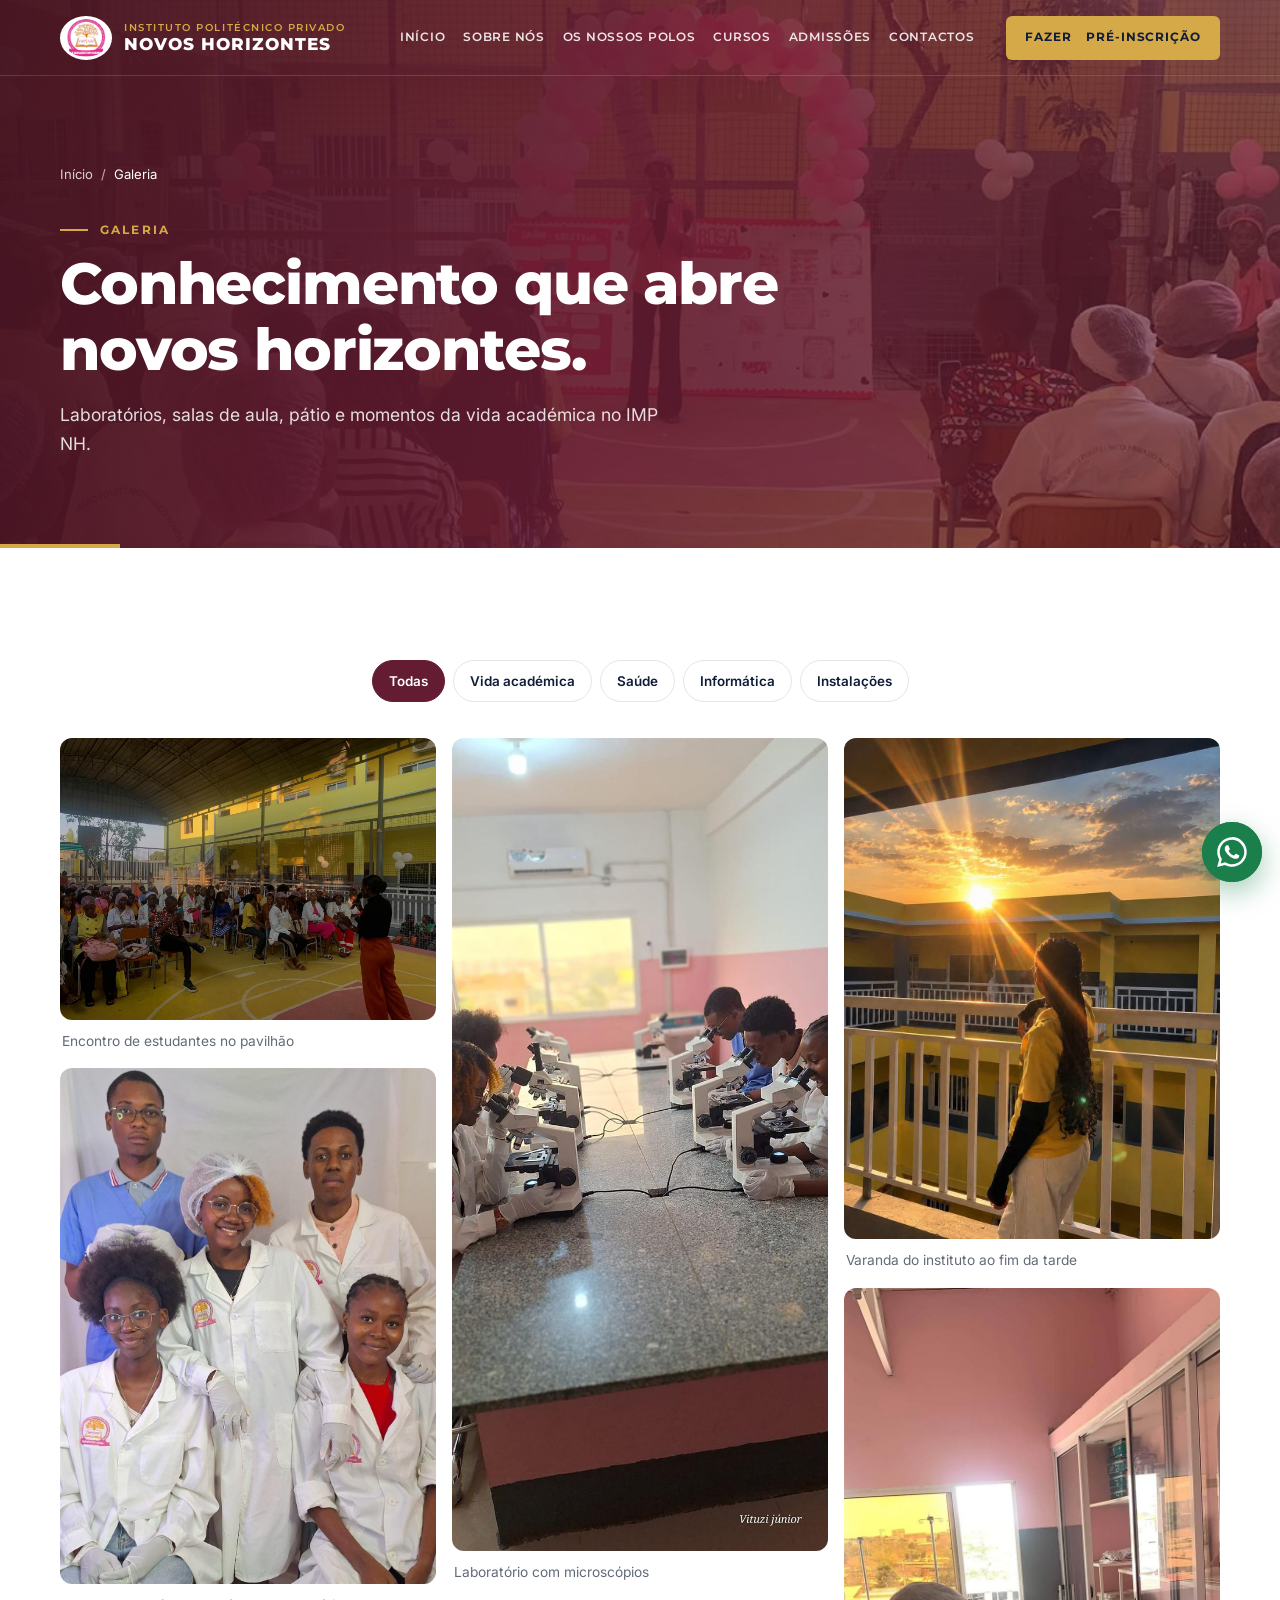
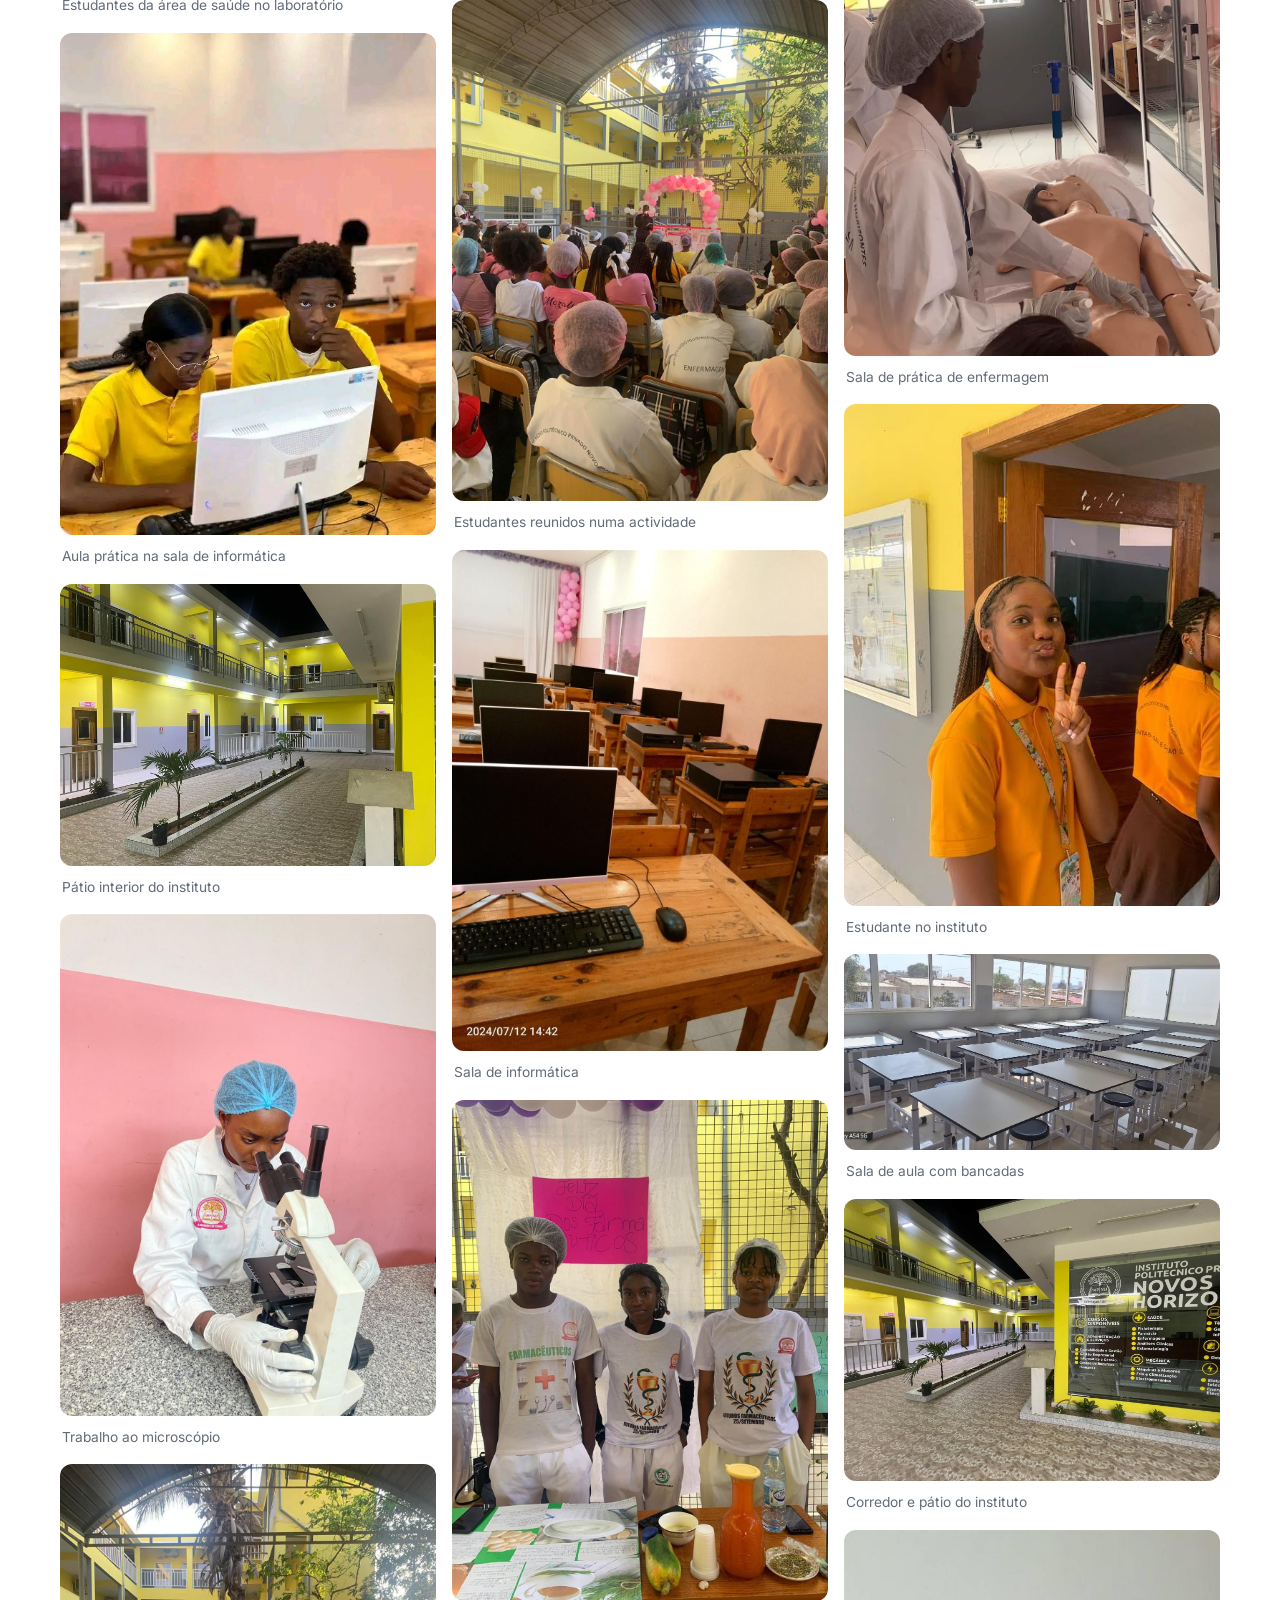
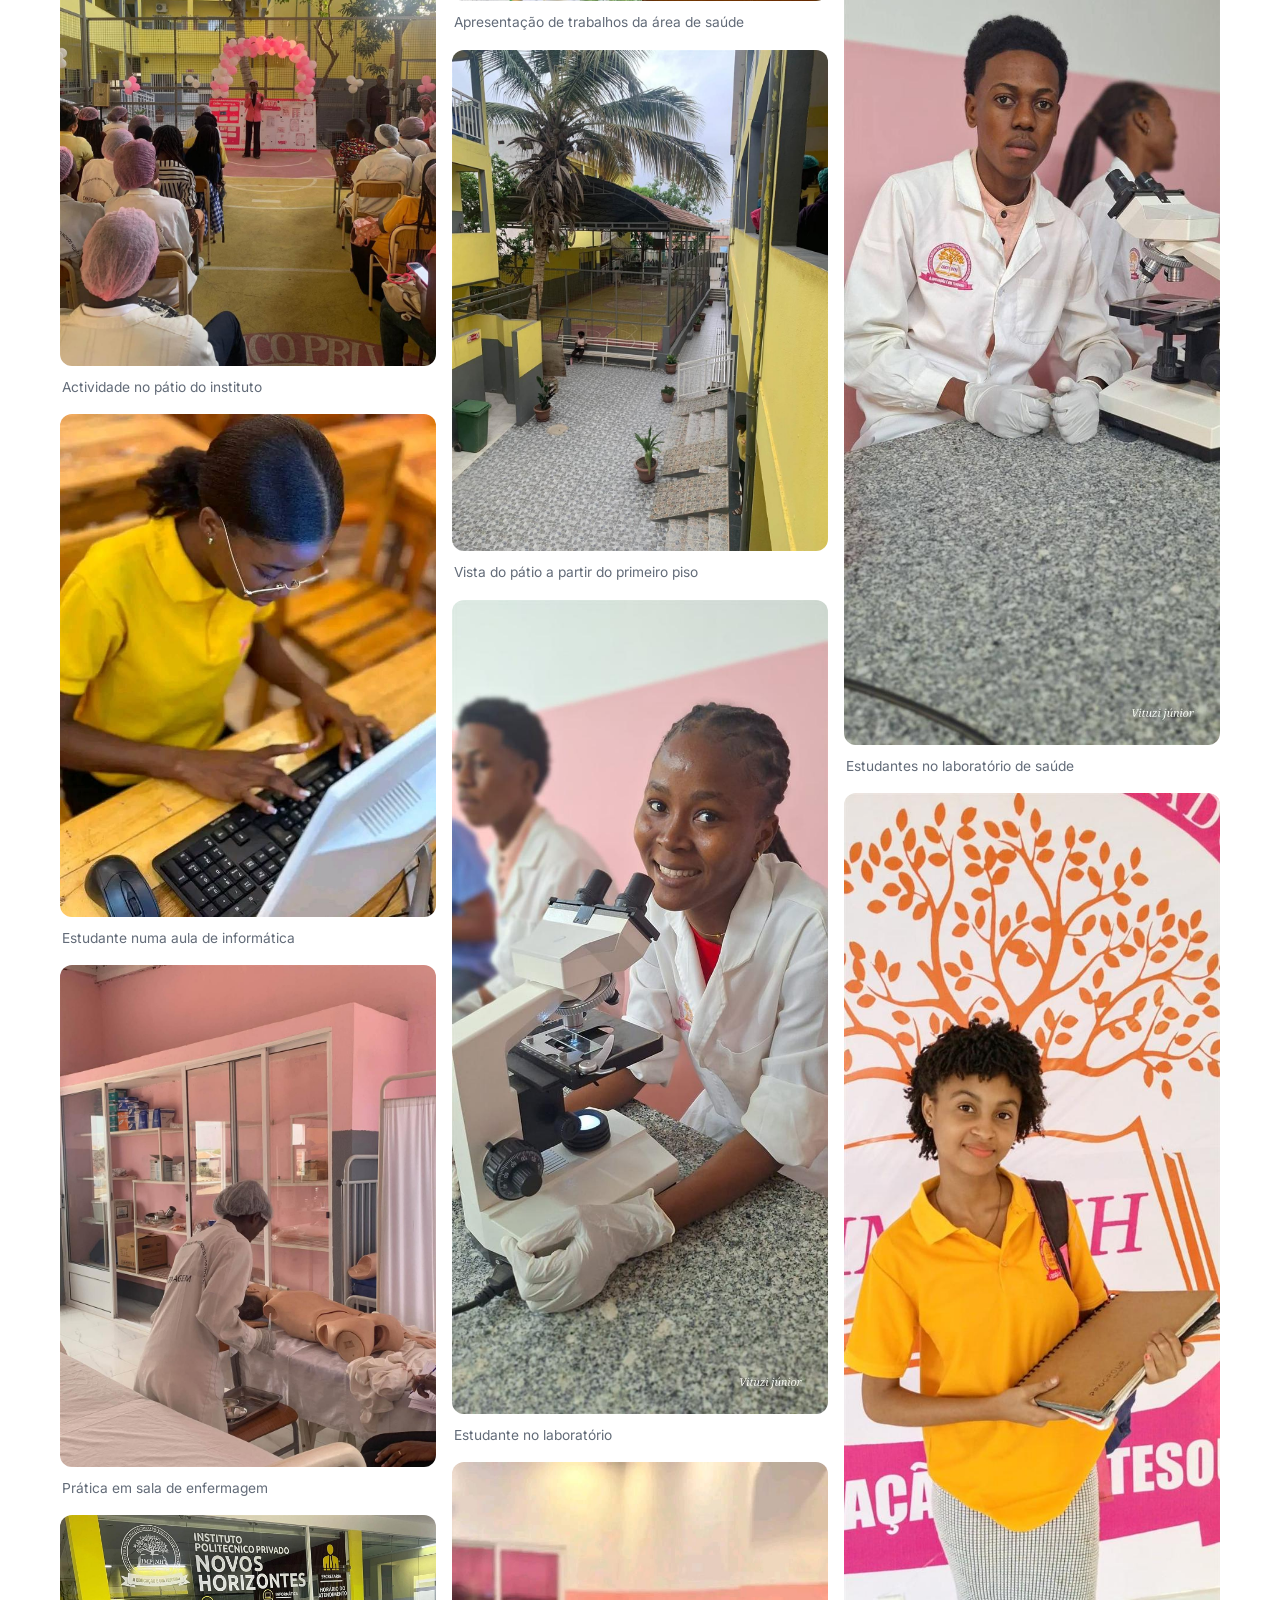
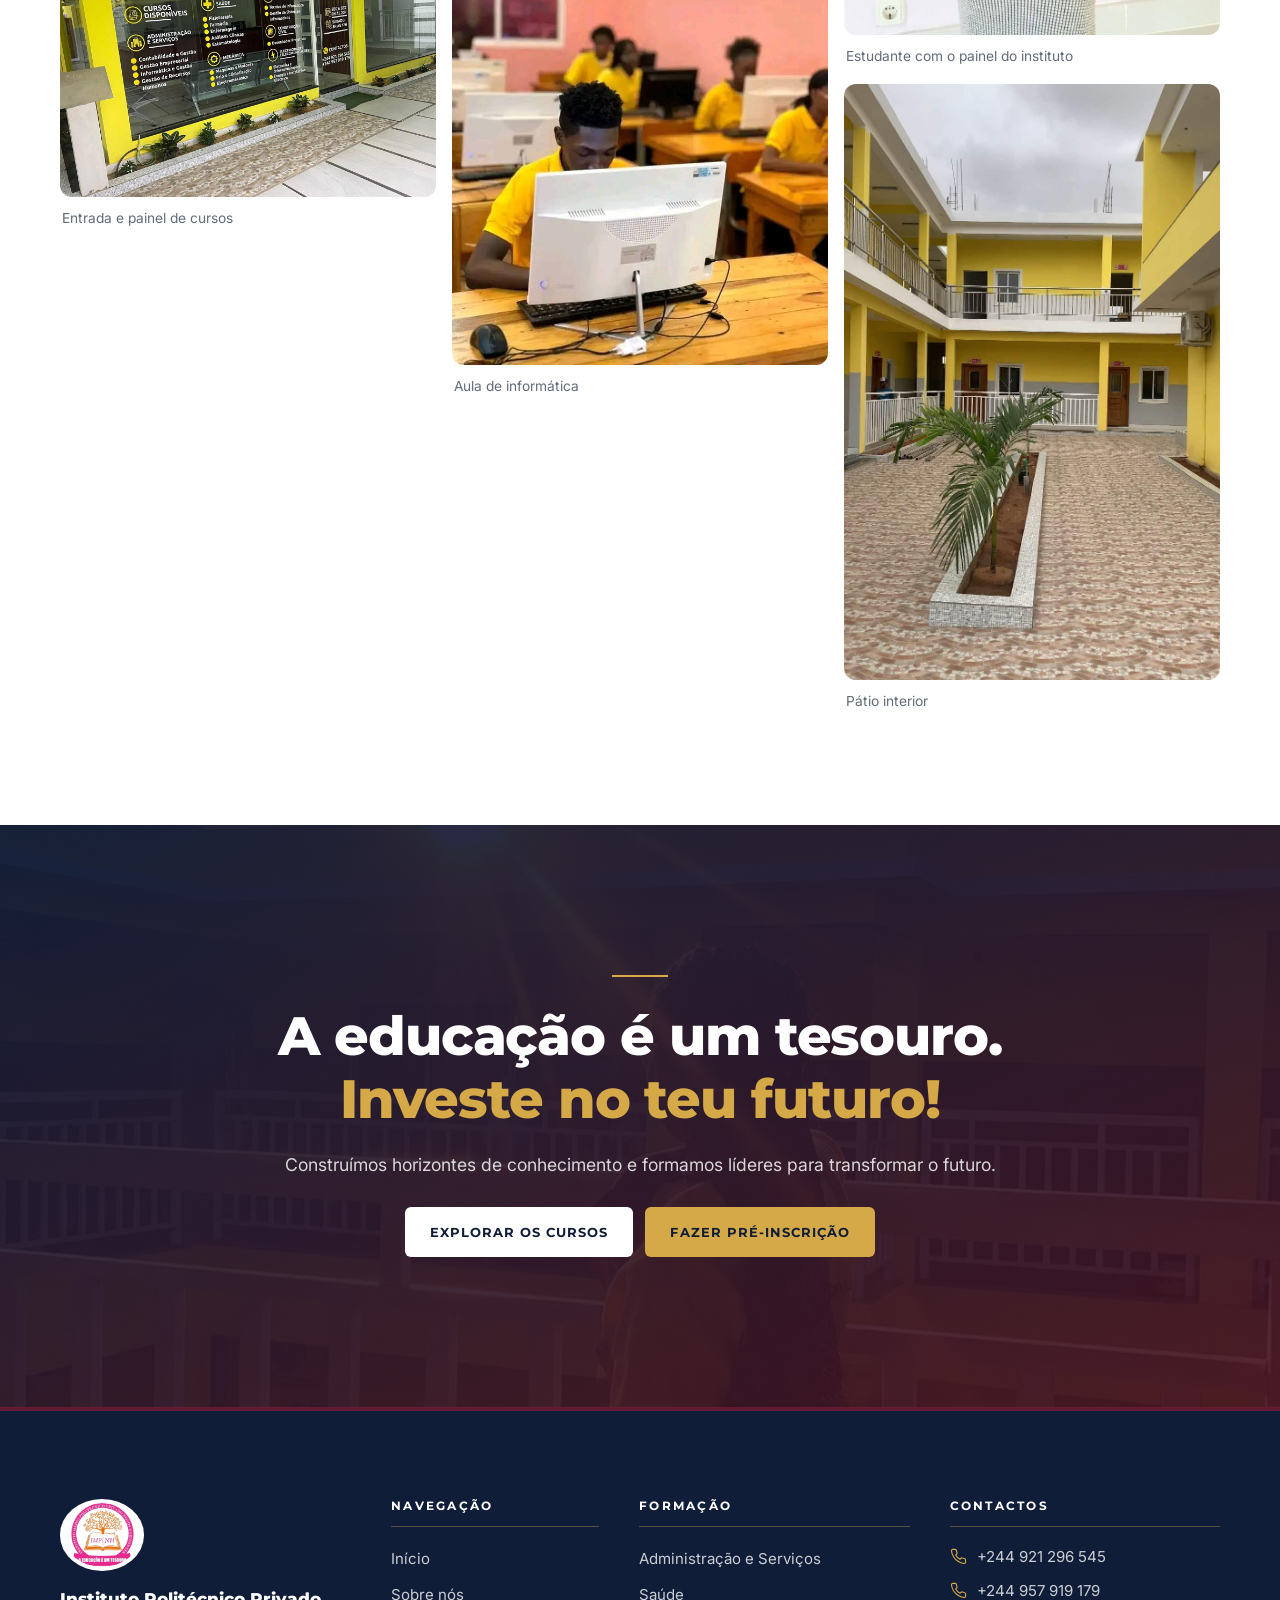
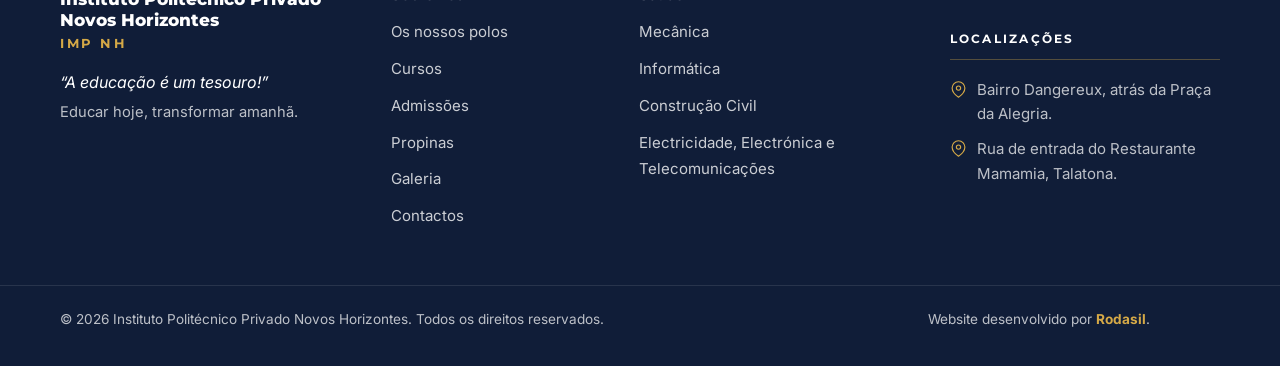
<file: galeria/index.html>
<!doctype html>
<html lang="pt">
<head>
<meta charset="utf-8">
<meta name="viewport" content="width=device-width, initial-scale=1">
<meta name="robots" content="noindex, nofollow">
<title>Galeria | IMP NH Novos Horizontes</title>
<meta name="description" content="Imagens do Instituto Politécnico Privado Novos Horizontes: laboratórios, salas de informática, instalações e vida académica.">
<link rel="canonical" href="https://rodasil-angola.github.io/novos-horizontes/galeria/">
<meta property="og:type" content="website">
<meta property="og:locale" content="pt_AO">
<meta property="og:site_name" content="Instituto Politécnico Privado Novos Horizontes">
<meta property="og:title" content="Galeria | IMP NH Novos Horizontes">
<meta property="og:description" content="Imagens do Instituto Politécnico Privado Novos Horizontes: laboratórios, salas de informática, instalações e vida académica.">
<meta property="og:url" content="https://rodasil-angola.github.io/novos-horizontes/galeria/">
<meta property="og:image" content="https://rodasil-angola.github.io/novos-horizontes/assets/img/vida-academica-01.jpg">
<meta name="twitter:card" content="summary_large_image">
<meta name="theme-color" content="#641C32">
<link rel="icon" type="image/png" href="../assets/img/favicon.png">
<link rel="preconnect" href="https://fonts.googleapis.com">
<link rel="preconnect" href="https://fonts.gstatic.com" crossorigin>
<link href="https://fonts.googleapis.com/css2?family=Montserrat:wght@500;600;700;800&family=Inter:wght@400;500;600&display=swap" rel="stylesheet">
<link rel="stylesheet" href="../assets/css/main.css">
<script>document.documentElement.classList.add('nh-js')</script>
<script type="application/ld+json">{"@context":"https://schema.org","@type":"EducationalOrganization","name":"Instituto Politécnico Privado Novos Horizontes","alternateName":"IMP NH","slogan":"A educação é um tesouro!","url":"https://rodasil-angola.github.io/novos-horizontes/","logo":"https://rodasil-angola.github.io/novos-horizontes/assets/img/logo-imp-nh.png","telephone":["+244921296545","+244957919179"]}</script>

</head>
<body>

<a class="nh-skip" href="#conteudo">Saltar para o conteúdo</a>
<header class="nh-header" data-header>
  <div class="nh-container nh-header__bar">
    <a class="nh-brand" href="../" aria-label="Instituto Politécnico Privado Novos Horizontes, página inicial">
      <img class="nh-brand__logo" src="../assets/img/logo-imp-nh.png" alt="" width="58" height="48">
      <span class="nh-brand__text"><span class="nh-brand__top">Instituto Politécnico Privado</span><span class="nh-brand__name">Novos Horizontes</span></span>
    </a>
    <nav class="nh-nav" aria-label="Navegação principal">
      <ul><li><a href="../">Início</a></li><li><a href="../sobre/">Sobre nós</a></li><li><a href="../polos/">Os nossos polos</a></li><li><a href="../cursos/">Cursos</a></li><li><a href="../admissoes/">Admissões</a></li><li><a href="../contactos/">Contactos</a></li></ul>
    </nav>
    <a class="nh-btn nh-btn--gold nh-header__cta" href="../pre-inscricao/"><span class="nh-hide-xs">Fazer&nbsp;</span>pré-inscrição</a>
    <button class="nh-burger" type="button" aria-expanded="false" aria-controls="nh-menu" data-menu-toggle>
      <span class="nh-sr">Abrir menu</span><svg class="ic " viewBox="0 0 24 24" fill="none" stroke="currentColor" stroke-width="1.6" stroke-linecap="round" stroke-linejoin="round" aria-hidden="true"><path d="M3 6h18M3 12h18M3 18h18"/></svg>
    </button>
  </div>
  <div class="nh-mobile" id="nh-menu" hidden data-menu>
    <nav aria-label="Navegação móvel">
      <ul><li><a href="../">Início</a></li><li><a href="../sobre/">Sobre nós</a></li><li><a href="../polos/">Os nossos polos</a></li><li><a href="../cursos/">Cursos</a></li><li><a href="../admissoes/">Admissões</a></li><li><a href="../contactos/">Contactos</a></li>
        <li><a href="../propinas/">Propinas 2026/2027</a></li>
        <li><a href="../galeria/" aria-current="page">Galeria</a></li>
      </ul>
    </nav>
    <a class="nh-btn nh-btn--gold nh-btn--block" href="../pre-inscricao/">Fazer pré-inscrição</a>
    <div class="nh-mobile__tel"><a href="tel:+244921296545"><svg class="ic " viewBox="0 0 24 24" fill="none" stroke="currentColor" stroke-width="1.6" stroke-linecap="round" stroke-linejoin="round" aria-hidden="true"><path d="M22 16.9v3a2 2 0 0 1-2.2 2 19.8 19.8 0 0 1-8.6-3.1 19.5 19.5 0 0 1-6-6A19.8 19.8 0 0 1 2.1 4.2 2 2 0 0 1 4.1 2h3a2 2 0 0 1 2 1.7c.1 1 .4 1.9.7 2.8a2 2 0 0 1-.5 2.1L8 9.9a16 16 0 0 0 6 6l1.3-1.3a2 2 0 0 1 2.1-.4c.9.3 1.8.6 2.8.7a2 2 0 0 1 1.7 2z"/></svg> +244 921 296 545</a><a href="tel:+244957919179"><svg class="ic " viewBox="0 0 24 24" fill="none" stroke="currentColor" stroke-width="1.6" stroke-linecap="round" stroke-linejoin="round" aria-hidden="true"><path d="M22 16.9v3a2 2 0 0 1-2.2 2 19.8 19.8 0 0 1-8.6-3.1 19.5 19.5 0 0 1-6-6A19.8 19.8 0 0 1 2.1 4.2 2 2 0 0 1 4.1 2h3a2 2 0 0 1 2 1.7c.1 1 .4 1.9.7 2.8a2 2 0 0 1-.5 2.1L8 9.9a16 16 0 0 0 6 6l1.3-1.3a2 2 0 0 1 2.1-.4c.9.3 1.8.6 2.8.7a2 2 0 0 1 1.7 2z"/></svg> +244 957 919 179</a></div>
  </div>
</header>
<main id="conteudo">

<section class="nh-phero nh-phero--bordo">
  <img class="nh-phero__bg" src="../assets/img/vida-academica-02.jpg" alt="" fetchpriority="high">
  <div class="nh-container nh-phero__inner">
    <nav class="nh-crumbs" aria-label="Localização na página"><a href="../">Início</a><span aria-hidden="true">/</span><span aria-current="page">Galeria</span></nav>
    <p class="nh-eyebrow nh-eyebrow--light">Galeria</p>
    <h1 class="nh-phero__title">Conhecimento que abre novos horizontes.</h1>
    <p class="nh-phero__text">Laboratórios, salas de aula, pátio e momentos da vida académica no IMP NH.</p>
    
  </div>
</section>
<section class="nh-section" aria-label="Galeria de imagens">
  <div class="nh-container"><div class="nh-filter nh-filter--center" role="group" aria-label="Filtrar galeria" data-gallery-filter>
  <button type="button" class="nh-chip" data-filter-key="todos" aria-pressed="true">Todas</button>
  <button type="button" class="nh-chip" data-filter-key="vida" aria-pressed="false">Vida académica</button><button type="button" class="nh-chip" data-filter-key="saude" aria-pressed="false">Saúde</button><button type="button" class="nh-chip" data-filter-key="informatica" aria-pressed="false">Informática</button><button type="button" class="nh-chip" data-filter-key="instalacoes" aria-pressed="false">Instalações</button>
</div>
<div class="nh-gallery" data-gallery>
  <figure class="nh-gallery__item" data-cat="vida">
    <button type="button" class="nh-gallery__btn" data-lightbox="0" aria-label="Ampliar: Encontro de estudantes no pavilhão">
      <img src="../assets/img/vida-academica-01.jpg" alt="Encontro de estudantes no pavilhão" loading="lazy">
      <span class="nh-gallery__zoom"><svg class="ic " viewBox="0 0 24 24" fill="none" stroke="currentColor" stroke-width="1.6" stroke-linecap="round" stroke-linejoin="round" aria-hidden="true"><path d="M15 3h6v6M9 21H3v-6M21 3l-7 7M3 21l7-7"/></svg></span>
    </button>
    <figcaption>Encontro de estudantes no pavilhão</figcaption>
  </figure><figure class="nh-gallery__item" data-cat="saude">
    <button type="button" class="nh-gallery__btn" data-lightbox="1" aria-label="Ampliar: Estudantes da área de saúde no laboratório">
      <img src="../assets/img/saude-estudantes.jpg" alt="Estudantes da área de saúde no laboratório" loading="lazy">
      <span class="nh-gallery__zoom"><svg class="ic " viewBox="0 0 24 24" fill="none" stroke="currentColor" stroke-width="1.6" stroke-linecap="round" stroke-linejoin="round" aria-hidden="true"><path d="M15 3h6v6M9 21H3v-6M21 3l-7 7M3 21l7-7"/></svg></span>
    </button>
    <figcaption>Estudantes da área de saúde no laboratório</figcaption>
  </figure><figure class="nh-gallery__item" data-cat="informatica">
    <button type="button" class="nh-gallery__btn" data-lightbox="2" aria-label="Ampliar: Aula prática na sala de informática">
      <img src="../assets/img/informatica-aula-01.jpg" alt="Aula prática na sala de informática" loading="lazy">
      <span class="nh-gallery__zoom"><svg class="ic " viewBox="0 0 24 24" fill="none" stroke="currentColor" stroke-width="1.6" stroke-linecap="round" stroke-linejoin="round" aria-hidden="true"><path d="M15 3h6v6M9 21H3v-6M21 3l-7 7M3 21l7-7"/></svg></span>
    </button>
    <figcaption>Aula prática na sala de informática</figcaption>
  </figure><figure class="nh-gallery__item" data-cat="instalacoes">
    <button type="button" class="nh-gallery__btn" data-lightbox="3" aria-label="Ampliar: Pátio interior do instituto">
      <img src="../assets/img/campus-patio-01.jpg" alt="Pátio interior do instituto" loading="lazy">
      <span class="nh-gallery__zoom"><svg class="ic " viewBox="0 0 24 24" fill="none" stroke="currentColor" stroke-width="1.6" stroke-linecap="round" stroke-linejoin="round" aria-hidden="true"><path d="M15 3h6v6M9 21H3v-6M21 3l-7 7M3 21l7-7"/></svg></span>
    </button>
    <figcaption>Pátio interior do instituto</figcaption>
  </figure><figure class="nh-gallery__item" data-cat="saude">
    <button type="button" class="nh-gallery__btn" data-lightbox="4" aria-label="Ampliar: Trabalho ao microscópio">
      <img src="../assets/img/saude-microscopio-02.jpg" alt="Trabalho ao microscópio" loading="lazy">
      <span class="nh-gallery__zoom"><svg class="ic " viewBox="0 0 24 24" fill="none" stroke="currentColor" stroke-width="1.6" stroke-linecap="round" stroke-linejoin="round" aria-hidden="true"><path d="M15 3h6v6M9 21H3v-6M21 3l-7 7M3 21l7-7"/></svg></span>
    </button>
    <figcaption>Trabalho ao microscópio</figcaption>
  </figure><figure class="nh-gallery__item" data-cat="vida">
    <button type="button" class="nh-gallery__btn" data-lightbox="5" aria-label="Ampliar: Actividade no pátio do instituto">
      <img src="../assets/img/vida-academica-02.jpg" alt="Actividade no pátio do instituto" loading="lazy">
      <span class="nh-gallery__zoom"><svg class="ic " viewBox="0 0 24 24" fill="none" stroke="currentColor" stroke-width="1.6" stroke-linecap="round" stroke-linejoin="round" aria-hidden="true"><path d="M15 3h6v6M9 21H3v-6M21 3l-7 7M3 21l7-7"/></svg></span>
    </button>
    <figcaption>Actividade no pátio do instituto</figcaption>
  </figure><figure class="nh-gallery__item" data-cat="informatica">
    <button type="button" class="nh-gallery__btn" data-lightbox="6" aria-label="Ampliar: Estudante numa aula de informática">
      <img src="../assets/img/informatica-aula-02.jpg" alt="Estudante numa aula de informática" loading="lazy">
      <span class="nh-gallery__zoom"><svg class="ic " viewBox="0 0 24 24" fill="none" stroke="currentColor" stroke-width="1.6" stroke-linecap="round" stroke-linejoin="round" aria-hidden="true"><path d="M15 3h6v6M9 21H3v-6M21 3l-7 7M3 21l7-7"/></svg></span>
    </button>
    <figcaption>Estudante numa aula de informática</figcaption>
  </figure><figure class="nh-gallery__item" data-cat="saude">
    <button type="button" class="nh-gallery__btn" data-lightbox="7" aria-label="Ampliar: Prática em sala de enfermagem">
      <img src="../assets/img/saude-enfermagem-01.jpg" alt="Prática em sala de enfermagem" loading="lazy">
      <span class="nh-gallery__zoom"><svg class="ic " viewBox="0 0 24 24" fill="none" stroke="currentColor" stroke-width="1.6" stroke-linecap="round" stroke-linejoin="round" aria-hidden="true"><path d="M15 3h6v6M9 21H3v-6M21 3l-7 7M3 21l7-7"/></svg></span>
    </button>
    <figcaption>Prática em sala de enfermagem</figcaption>
  </figure><figure class="nh-gallery__item" data-cat="instalacoes">
    <button type="button" class="nh-gallery__btn" data-lightbox="8" aria-label="Ampliar: Entrada e painel de cursos">
      <img src="../assets/img/campus-fachada.jpg" alt="Entrada e painel de cursos" loading="lazy">
      <span class="nh-gallery__zoom"><svg class="ic " viewBox="0 0 24 24" fill="none" stroke="currentColor" stroke-width="1.6" stroke-linecap="round" stroke-linejoin="round" aria-hidden="true"><path d="M15 3h6v6M9 21H3v-6M21 3l-7 7M3 21l7-7"/></svg></span>
    </button>
    <figcaption>Entrada e painel de cursos</figcaption>
  </figure><figure class="nh-gallery__item" data-cat="saude">
    <button type="button" class="nh-gallery__btn" data-lightbox="9" aria-label="Ampliar: Laboratório com microscópios">
      <img src="../assets/img/saude-laboratorio-02.jpg" alt="Laboratório com microscópios" loading="lazy">
      <span class="nh-gallery__zoom"><svg class="ic " viewBox="0 0 24 24" fill="none" stroke="currentColor" stroke-width="1.6" stroke-linecap="round" stroke-linejoin="round" aria-hidden="true"><path d="M15 3h6v6M9 21H3v-6M21 3l-7 7M3 21l7-7"/></svg></span>
    </button>
    <figcaption>Laboratório com microscópios</figcaption>
  </figure><figure class="nh-gallery__item" data-cat="vida">
    <button type="button" class="nh-gallery__btn" data-lightbox="10" aria-label="Ampliar: Estudantes reunidos numa actividade">
      <img src="../assets/img/vida-academica-03.jpg" alt="Estudantes reunidos numa actividade" loading="lazy">
      <span class="nh-gallery__zoom"><svg class="ic " viewBox="0 0 24 24" fill="none" stroke="currentColor" stroke-width="1.6" stroke-linecap="round" stroke-linejoin="round" aria-hidden="true"><path d="M15 3h6v6M9 21H3v-6M21 3l-7 7M3 21l7-7"/></svg></span>
    </button>
    <figcaption>Estudantes reunidos numa actividade</figcaption>
  </figure><figure class="nh-gallery__item" data-cat="informatica">
    <button type="button" class="nh-gallery__btn" data-lightbox="11" aria-label="Ampliar: Sala de informática">
      <img src="../assets/img/informatica-sala-01.jpg" alt="Sala de informática" loading="lazy">
      <span class="nh-gallery__zoom"><svg class="ic " viewBox="0 0 24 24" fill="none" stroke="currentColor" stroke-width="1.6" stroke-linecap="round" stroke-linejoin="round" aria-hidden="true"><path d="M15 3h6v6M9 21H3v-6M21 3l-7 7M3 21l7-7"/></svg></span>
    </button>
    <figcaption>Sala de informática</figcaption>
  </figure><figure class="nh-gallery__item" data-cat="saude">
    <button type="button" class="nh-gallery__btn" data-lightbox="12" aria-label="Ampliar: Apresentação de trabalhos da área de saúde">
      <img src="../assets/img/saude-nutricao.jpg" alt="Apresentação de trabalhos da área de saúde" loading="lazy">
      <span class="nh-gallery__zoom"><svg class="ic " viewBox="0 0 24 24" fill="none" stroke="currentColor" stroke-width="1.6" stroke-linecap="round" stroke-linejoin="round" aria-hidden="true"><path d="M15 3h6v6M9 21H3v-6M21 3l-7 7M3 21l7-7"/></svg></span>
    </button>
    <figcaption>Apresentação de trabalhos da área de saúde</figcaption>
  </figure><figure class="nh-gallery__item" data-cat="instalacoes">
    <button type="button" class="nh-gallery__btn" data-lightbox="13" aria-label="Ampliar: Vista do pátio a partir do primeiro piso">
      <img src="../assets/img/campus-patio-03.jpg" alt="Vista do pátio a partir do primeiro piso" loading="lazy">
      <span class="nh-gallery__zoom"><svg class="ic " viewBox="0 0 24 24" fill="none" stroke="currentColor" stroke-width="1.6" stroke-linecap="round" stroke-linejoin="round" aria-hidden="true"><path d="M15 3h6v6M9 21H3v-6M21 3l-7 7M3 21l7-7"/></svg></span>
    </button>
    <figcaption>Vista do pátio a partir do primeiro piso</figcaption>
  </figure><figure class="nh-gallery__item" data-cat="saude">
    <button type="button" class="nh-gallery__btn" data-lightbox="14" aria-label="Ampliar: Estudante no laboratório">
      <img src="../assets/img/saude-microscopio-01.jpg" alt="Estudante no laboratório" loading="lazy">
      <span class="nh-gallery__zoom"><svg class="ic " viewBox="0 0 24 24" fill="none" stroke="currentColor" stroke-width="1.6" stroke-linecap="round" stroke-linejoin="round" aria-hidden="true"><path d="M15 3h6v6M9 21H3v-6M21 3l-7 7M3 21l7-7"/></svg></span>
    </button>
    <figcaption>Estudante no laboratório</figcaption>
  </figure><figure class="nh-gallery__item" data-cat="informatica">
    <button type="button" class="nh-gallery__btn" data-lightbox="15" aria-label="Ampliar: Aula de informática">
      <img src="../assets/img/informatica-aula-03.jpg" alt="Aula de informática" loading="lazy">
      <span class="nh-gallery__zoom"><svg class="ic " viewBox="0 0 24 24" fill="none" stroke="currentColor" stroke-width="1.6" stroke-linecap="round" stroke-linejoin="round" aria-hidden="true"><path d="M15 3h6v6M9 21H3v-6M21 3l-7 7M3 21l7-7"/></svg></span>
    </button>
    <figcaption>Aula de informática</figcaption>
  </figure><figure class="nh-gallery__item" data-cat="instalacoes">
    <button type="button" class="nh-gallery__btn" data-lightbox="16" aria-label="Ampliar: Varanda do instituto ao fim da tarde">
      <img src="../assets/img/campus-entardecer.jpg" alt="Varanda do instituto ao fim da tarde" loading="lazy">
      <span class="nh-gallery__zoom"><svg class="ic " viewBox="0 0 24 24" fill="none" stroke="currentColor" stroke-width="1.6" stroke-linecap="round" stroke-linejoin="round" aria-hidden="true"><path d="M15 3h6v6M9 21H3v-6M21 3l-7 7M3 21l7-7"/></svg></span>
    </button>
    <figcaption>Varanda do instituto ao fim da tarde</figcaption>
  </figure><figure class="nh-gallery__item" data-cat="saude">
    <button type="button" class="nh-gallery__btn" data-lightbox="17" aria-label="Ampliar: Sala de prática de enfermagem">
      <img src="../assets/img/saude-enfermagem-02.jpg" alt="Sala de prática de enfermagem" loading="lazy">
      <span class="nh-gallery__zoom"><svg class="ic " viewBox="0 0 24 24" fill="none" stroke="currentColor" stroke-width="1.6" stroke-linecap="round" stroke-linejoin="round" aria-hidden="true"><path d="M15 3h6v6M9 21H3v-6M21 3l-7 7M3 21l7-7"/></svg></span>
    </button>
    <figcaption>Sala de prática de enfermagem</figcaption>
  </figure><figure class="nh-gallery__item" data-cat="vida">
    <button type="button" class="nh-gallery__btn" data-lightbox="18" aria-label="Ampliar: Estudante no instituto">
      <img src="../assets/img/vida-academica-04.jpg" alt="Estudante no instituto" loading="lazy">
      <span class="nh-gallery__zoom"><svg class="ic " viewBox="0 0 24 24" fill="none" stroke="currentColor" stroke-width="1.6" stroke-linecap="round" stroke-linejoin="round" aria-hidden="true"><path d="M15 3h6v6M9 21H3v-6M21 3l-7 7M3 21l7-7"/></svg></span>
    </button>
    <figcaption>Estudante no instituto</figcaption>
  </figure><figure class="nh-gallery__item" data-cat="instalacoes">
    <button type="button" class="nh-gallery__btn" data-lightbox="19" aria-label="Ampliar: Sala de aula com bancadas">
      <img src="../assets/img/sala-desenho.jpg" alt="Sala de aula com bancadas" loading="lazy">
      <span class="nh-gallery__zoom"><svg class="ic " viewBox="0 0 24 24" fill="none" stroke="currentColor" stroke-width="1.6" stroke-linecap="round" stroke-linejoin="round" aria-hidden="true"><path d="M15 3h6v6M9 21H3v-6M21 3l-7 7M3 21l7-7"/></svg></span>
    </button>
    <figcaption>Sala de aula com bancadas</figcaption>
  </figure><figure class="nh-gallery__item" data-cat="instalacoes">
    <button type="button" class="nh-gallery__btn" data-lightbox="20" aria-label="Ampliar: Corredor e pátio do instituto">
      <img src="../assets/img/campus-entrada-01.jpg" alt="Corredor e pátio do instituto" loading="lazy">
      <span class="nh-gallery__zoom"><svg class="ic " viewBox="0 0 24 24" fill="none" stroke="currentColor" stroke-width="1.6" stroke-linecap="round" stroke-linejoin="round" aria-hidden="true"><path d="M15 3h6v6M9 21H3v-6M21 3l-7 7M3 21l7-7"/></svg></span>
    </button>
    <figcaption>Corredor e pátio do instituto</figcaption>
  </figure><figure class="nh-gallery__item" data-cat="saude">
    <button type="button" class="nh-gallery__btn" data-lightbox="21" aria-label="Ampliar: Estudantes no laboratório de saúde">
      <img src="../assets/img/saude-laboratorio-01.jpg" alt="Estudantes no laboratório de saúde" loading="lazy">
      <span class="nh-gallery__zoom"><svg class="ic " viewBox="0 0 24 24" fill="none" stroke="currentColor" stroke-width="1.6" stroke-linecap="round" stroke-linejoin="round" aria-hidden="true"><path d="M15 3h6v6M9 21H3v-6M21 3l-7 7M3 21l7-7"/></svg></span>
    </button>
    <figcaption>Estudantes no laboratório de saúde</figcaption>
  </figure><figure class="nh-gallery__item" data-cat="vida">
    <button type="button" class="nh-gallery__btn" data-lightbox="22" aria-label="Ampliar: Estudante com o painel do instituto">
      <img src="../assets/img/vida-academica-05.jpg" alt="Estudante com o painel do instituto" loading="lazy">
      <span class="nh-gallery__zoom"><svg class="ic " viewBox="0 0 24 24" fill="none" stroke="currentColor" stroke-width="1.6" stroke-linecap="round" stroke-linejoin="round" aria-hidden="true"><path d="M15 3h6v6M9 21H3v-6M21 3l-7 7M3 21l7-7"/></svg></span>
    </button>
    <figcaption>Estudante com o painel do instituto</figcaption>
  </figure><figure class="nh-gallery__item" data-cat="instalacoes">
    <button type="button" class="nh-gallery__btn" data-lightbox="23" aria-label="Ampliar: Pátio interior">
      <img src="../assets/img/campus-patio-04.jpg" alt="Pátio interior" loading="lazy">
      <span class="nh-gallery__zoom"><svg class="ic " viewBox="0 0 24 24" fill="none" stroke="currentColor" stroke-width="1.6" stroke-linecap="round" stroke-linejoin="round" aria-hidden="true"><path d="M15 3h6v6M9 21H3v-6M21 3l-7 7M3 21l7-7"/></svg></span>
    </button>
    <figcaption>Pátio interior</figcaption>
  </figure>
</div>
<div class="nh-lightbox" data-lb hidden role="dialog" aria-modal="true" aria-label="Galeria ampliada">
  <button class="nh-lightbox__close" type="button" data-lb-close><span class="nh-sr">Fechar</span><svg class="ic " viewBox="0 0 24 24" fill="none" stroke="currentColor" stroke-width="1.6" stroke-linecap="round" stroke-linejoin="round" aria-hidden="true"><path d="M18 6 6 18M6 6l12 12"/></svg></button>
  <button class="nh-lightbox__nav nh-lightbox__nav--prev" type="button" data-lb-prev><span class="nh-sr">Anterior</span><svg class="ic " viewBox="0 0 24 24" fill="none" stroke="currentColor" stroke-width="1.6" stroke-linecap="round" stroke-linejoin="round" aria-hidden="true"><path d="m15 18-6-6 6-6"/></svg></button>
  <figure><img data-lb-img alt=""><figcaption data-lb-cap></figcaption></figure>
  <button class="nh-lightbox__nav nh-lightbox__nav--next" type="button" data-lb-next><span class="nh-sr">Seguinte</span><svg class="ic " viewBox="0 0 24 24" fill="none" stroke="currentColor" stroke-width="1.6" stroke-linecap="round" stroke-linejoin="round" aria-hidden="true"><path d="m9 18 6-6-6-6"/></svg></button>
</div></div>
</section>
<section class="nh-final" aria-labelledby="final-t">
  <img class="nh-final__bg" src="../assets/img/campus-entardecer.jpg" alt="" loading="lazy">
  <div class="nh-container nh-final__inner" data-reveal>
    <span class="nh-final__rule" aria-hidden="true"></span>
    <h2 id="final-t" class="nh-final__title">A educação é um tesouro. <em>Investe no teu futuro!</em></h2>
    <p>Construímos horizontes de conhecimento e formamos líderes para transformar o futuro.</p>
    <div class="nh-actions nh-actions--center"><a class="nh-btn nh-btn--light" href="../cursos/">Explorar os cursos</a><a class="nh-btn nh-btn--gold" href="../pre-inscricao/">Fazer pré-inscrição</a></div>
  </div>
</section>
</main>
<footer class="nh-footer">
  <div class="nh-container nh-footer__grid">
    <div class="nh-footer__brand">
      <img src="../assets/img/logo-imp-nh.png" alt="Logótipo do IMP NH" width="96" height="80" loading="lazy">
      <p class="nh-footer__name">Instituto Politécnico Privado Novos Horizontes</p>
      <p class="nh-footer__sigla">IMP NH</p>
      <p class="nh-footer__motto">“A educação é um tesouro!”</p>
      <p class="nh-footer__phrase">Educar hoje, transformar amanhã.</p>
      
    </div>
    <div><h2 class="nh-footer__h">Navegação</h2><ul><li><a href="../">Início</a></li><li><a href="../sobre/">Sobre nós</a></li><li><a href="../polos/">Os nossos polos</a></li><li><a href="../cursos/">Cursos</a></li><li><a href="../admissoes/">Admissões</a></li><li><a href="../propinas/">Propinas</a></li><li><a href="../galeria/">Galeria</a></li><li><a href="../contactos/">Contactos</a></li></ul></div>
    <div><h2 class="nh-footer__h">Formação</h2><ul><li><a href="../polo-i/#administracao">Administração e Serviços</a></li><li><a href="../polo-i/#saude">Saúde</a></li><li><a href="../polo-ii/#mecanica">Mecânica</a></li><li><a href="../polo-ii/#informatica">Informática</a></li><li><a href="../polo-ii/#construcao">Construção Civil</a></li><li><a href="../polo-ii/#electricidade">Electricidade, Electrónica e Telecomunicações</a></li></ul></div>
    <div><h2 class="nh-footer__h">Contactos</h2><ul class="nh-footer__contacts"><li><a href="tel:+244921296545"><svg class="ic " viewBox="0 0 24 24" fill="none" stroke="currentColor" stroke-width="1.6" stroke-linecap="round" stroke-linejoin="round" aria-hidden="true"><path d="M22 16.9v3a2 2 0 0 1-2.2 2 19.8 19.8 0 0 1-8.6-3.1 19.5 19.5 0 0 1-6-6A19.8 19.8 0 0 1 2.1 4.2 2 2 0 0 1 4.1 2h3a2 2 0 0 1 2 1.7c.1 1 .4 1.9.7 2.8a2 2 0 0 1-.5 2.1L8 9.9a16 16 0 0 0 6 6l1.3-1.3a2 2 0 0 1 2.1-.4c.9.3 1.8.6 2.8.7a2 2 0 0 1 1.7 2z"/></svg>+244 921 296 545</a></li><li><a href="tel:+244957919179"><svg class="ic " viewBox="0 0 24 24" fill="none" stroke="currentColor" stroke-width="1.6" stroke-linecap="round" stroke-linejoin="round" aria-hidden="true"><path d="M22 16.9v3a2 2 0 0 1-2.2 2 19.8 19.8 0 0 1-8.6-3.1 19.5 19.5 0 0 1-6-6A19.8 19.8 0 0 1 2.1 4.2 2 2 0 0 1 4.1 2h3a2 2 0 0 1 2 1.7c.1 1 .4 1.9.7 2.8a2 2 0 0 1-.5 2.1L8 9.9a16 16 0 0 0 6 6l1.3-1.3a2 2 0 0 1 2.1-.4c.9.3 1.8.6 2.8.7a2 2 0 0 1 1.7 2z"/></svg>+244 957 919 179</a></li></ul>
      <h2 class="nh-footer__h nh-footer__h--sp">Localizações</h2><ul class="nh-footer__contacts"><li><span><svg class="ic " viewBox="0 0 24 24" fill="none" stroke="currentColor" stroke-width="1.6" stroke-linecap="round" stroke-linejoin="round" aria-hidden="true"><path d="M21 10c0 7-9 13-9 13s-9-6-9-13a9 9 0 0 1 18 0z"/><circle cx="12" cy="10" r="3"/></svg>Bairro Dangereux, atrás da Praça da Alegria.</span></li><li><span><svg class="ic " viewBox="0 0 24 24" fill="none" stroke="currentColor" stroke-width="1.6" stroke-linecap="round" stroke-linejoin="round" aria-hidden="true"><path d="M21 10c0 7-9 13-9 13s-9-6-9-13a9 9 0 0 1 18 0z"/><circle cx="12" cy="10" r="3"/></svg>Rua de entrada do Restaurante Mamamia, Talatona.</span></li></ul></div>
  </div>
  <div class="nh-footer__bottom"><div class="nh-container"><p>© 2026 Instituto Politécnico Privado Novos Horizontes. Todos os direitos reservados.</p><p>Website desenvolvido por <strong>Rodasil</strong>.</p></div></div>
</footer>
<div class="nh-wa" data-wa>
  <div class="nh-wa__panel" id="nh-wa-panel" hidden data-wa-panel>
    <p class="nh-wa__title">Fale connosco no WhatsApp</p>
    <p class="nh-wa__sub">Escolha um dos números da secretaria.</p>
    <a class="nh-wa__opt" href="https://wa.me/244921296545?text=Ol%C3%A1!%20Gostaria%20de%20obter%20informa%C3%A7%C3%B5es%20sobre%20os%20cursos%2C%20matr%C3%ADculas%20e%20propinas%20do%20Instituto%20Polit%C3%A9cnico%20Privado%20Novos%20Horizontes." target="_blank" rel="noopener"><svg class="ic ic--wa" viewBox="0 0 24 24" aria-hidden="true"><path fill="currentColor" d="M17.5 14.4c-.3-.1-1.7-.8-2-.9-.3-.1-.5-.1-.7.1-.2.3-.8.9-.9 1.1-.2.2-.3.2-.6.1-.3-.1-1.2-.5-2.3-1.4-.9-.8-1.4-1.7-1.6-2-.2-.3 0-.5.1-.6l.4-.5c.1-.2.2-.3.3-.5.1-.2 0-.4 0-.5l-.9-2.2c-.2-.6-.5-.5-.7-.5h-.6c-.2 0-.5.1-.8.4-.3.3-1 1-1 2.4s1 2.8 1.2 3c.1.2 2 3.1 4.9 4.3.7.3 1.2.5 1.6.6.7.2 1.3.2 1.8.1.6-.1 1.7-.7 1.9-1.4.2-.7.2-1.2.2-1.4-.1-.1-.3-.2-.6-.3zM12 21.8c-1.8 0-3.5-.5-5-1.4l-.4-.2-3.7 1 1-3.6-.2-.4c-1-1.6-1.5-3.4-1.5-5.2C2.2 6.6 6.6 2.2 12 2.2c2.6 0 5.1 1 6.9 2.9 1.9 1.9 2.9 4.3 2.9 6.9 0 5.4-4.4 9.8-9.8 9.8zm8.4-18.2A11.8 11.8 0 0 0 12 .1C5.5.1.2 5.4.2 11.9c0 2.1.5 4.1 1.6 5.9L.1 24l6.3-1.7c1.7.9 3.7 1.4 5.6 1.4 6.5 0 11.8-5.3 11.8-11.8 0-3.2-1.2-6.1-3.4-8.3z"/></svg><span>+244 921 296 545</span><svg class="ic " viewBox="0 0 24 24" fill="none" stroke="currentColor" stroke-width="1.6" stroke-linecap="round" stroke-linejoin="round" aria-hidden="true"><path d="M5 12h14M13 6l6 6-6 6"/></svg></a><a class="nh-wa__opt" href="https://wa.me/244957919179?text=Ol%C3%A1!%20Gostaria%20de%20obter%20informa%C3%A7%C3%B5es%20sobre%20os%20cursos%2C%20matr%C3%ADculas%20e%20propinas%20do%20Instituto%20Polit%C3%A9cnico%20Privado%20Novos%20Horizontes." target="_blank" rel="noopener"><svg class="ic ic--wa" viewBox="0 0 24 24" aria-hidden="true"><path fill="currentColor" d="M17.5 14.4c-.3-.1-1.7-.8-2-.9-.3-.1-.5-.1-.7.1-.2.3-.8.9-.9 1.1-.2.2-.3.2-.6.1-.3-.1-1.2-.5-2.3-1.4-.9-.8-1.4-1.7-1.6-2-.2-.3 0-.5.1-.6l.4-.5c.1-.2.2-.3.3-.5.1-.2 0-.4 0-.5l-.9-2.2c-.2-.6-.5-.5-.7-.5h-.6c-.2 0-.5.1-.8.4-.3.3-1 1-1 2.4s1 2.8 1.2 3c.1.2 2 3.1 4.9 4.3.7.3 1.2.5 1.6.6.7.2 1.3.2 1.8.1.6-.1 1.7-.7 1.9-1.4.2-.7.2-1.2.2-1.4-.1-.1-.3-.2-.6-.3zM12 21.8c-1.8 0-3.5-.5-5-1.4l-.4-.2-3.7 1 1-3.6-.2-.4c-1-1.6-1.5-3.4-1.5-5.2C2.2 6.6 6.6 2.2 12 2.2c2.6 0 5.1 1 6.9 2.9 1.9 1.9 2.9 4.3 2.9 6.9 0 5.4-4.4 9.8-9.8 9.8zm8.4-18.2A11.8 11.8 0 0 0 12 .1C5.5.1.2 5.4.2 11.9c0 2.1.5 4.1 1.6 5.9L.1 24l6.3-1.7c1.7.9 3.7 1.4 5.6 1.4 6.5 0 11.8-5.3 11.8-11.8 0-3.2-1.2-6.1-3.4-8.3z"/></svg><span>+244 957 919 179</span><svg class="ic " viewBox="0 0 24 24" fill="none" stroke="currentColor" stroke-width="1.6" stroke-linecap="round" stroke-linejoin="round" aria-hidden="true"><path d="M5 12h14M13 6l6 6-6 6"/></svg></a>
  </div>
  <button class="nh-wa__btn" type="button" aria-expanded="false" aria-controls="nh-wa-panel" data-wa-toggle>
    <svg class="ic ic--wa" viewBox="0 0 24 24" aria-hidden="true"><path fill="currentColor" d="M17.5 14.4c-.3-.1-1.7-.8-2-.9-.3-.1-.5-.1-.7.1-.2.3-.8.9-.9 1.1-.2.2-.3.2-.6.1-.3-.1-1.2-.5-2.3-1.4-.9-.8-1.4-1.7-1.6-2-.2-.3 0-.5.1-.6l.4-.5c.1-.2.2-.3.3-.5.1-.2 0-.4 0-.5l-.9-2.2c-.2-.6-.5-.5-.7-.5h-.6c-.2 0-.5.1-.8.4-.3.3-1 1-1 2.4s1 2.8 1.2 3c.1.2 2 3.1 4.9 4.3.7.3 1.2.5 1.6.6.7.2 1.3.2 1.8.1.6-.1 1.7-.7 1.9-1.4.2-.7.2-1.2.2-1.4-.1-.1-.3-.2-.6-.3zM12 21.8c-1.8 0-3.5-.5-5-1.4l-.4-.2-3.7 1 1-3.6-.2-.4c-1-1.6-1.5-3.4-1.5-5.2C2.2 6.6 6.6 2.2 12 2.2c2.6 0 5.1 1 6.9 2.9 1.9 1.9 2.9 4.3 2.9 6.9 0 5.4-4.4 9.8-9.8 9.8zm8.4-18.2A11.8 11.8 0 0 0 12 .1C5.5.1.2 5.4.2 11.9c0 2.1.5 4.1 1.6 5.9L.1 24l6.3-1.7c1.7.9 3.7 1.4 5.6 1.4 6.5 0 11.8-5.3 11.8-11.8 0-3.2-1.2-6.1-3.4-8.3z"/></svg><span class="nh-sr">Contactar pelo WhatsApp</span>
  </button>
</div>
<script src="../assets/js/main.js" defer></script>
</body>
</html>
</file>
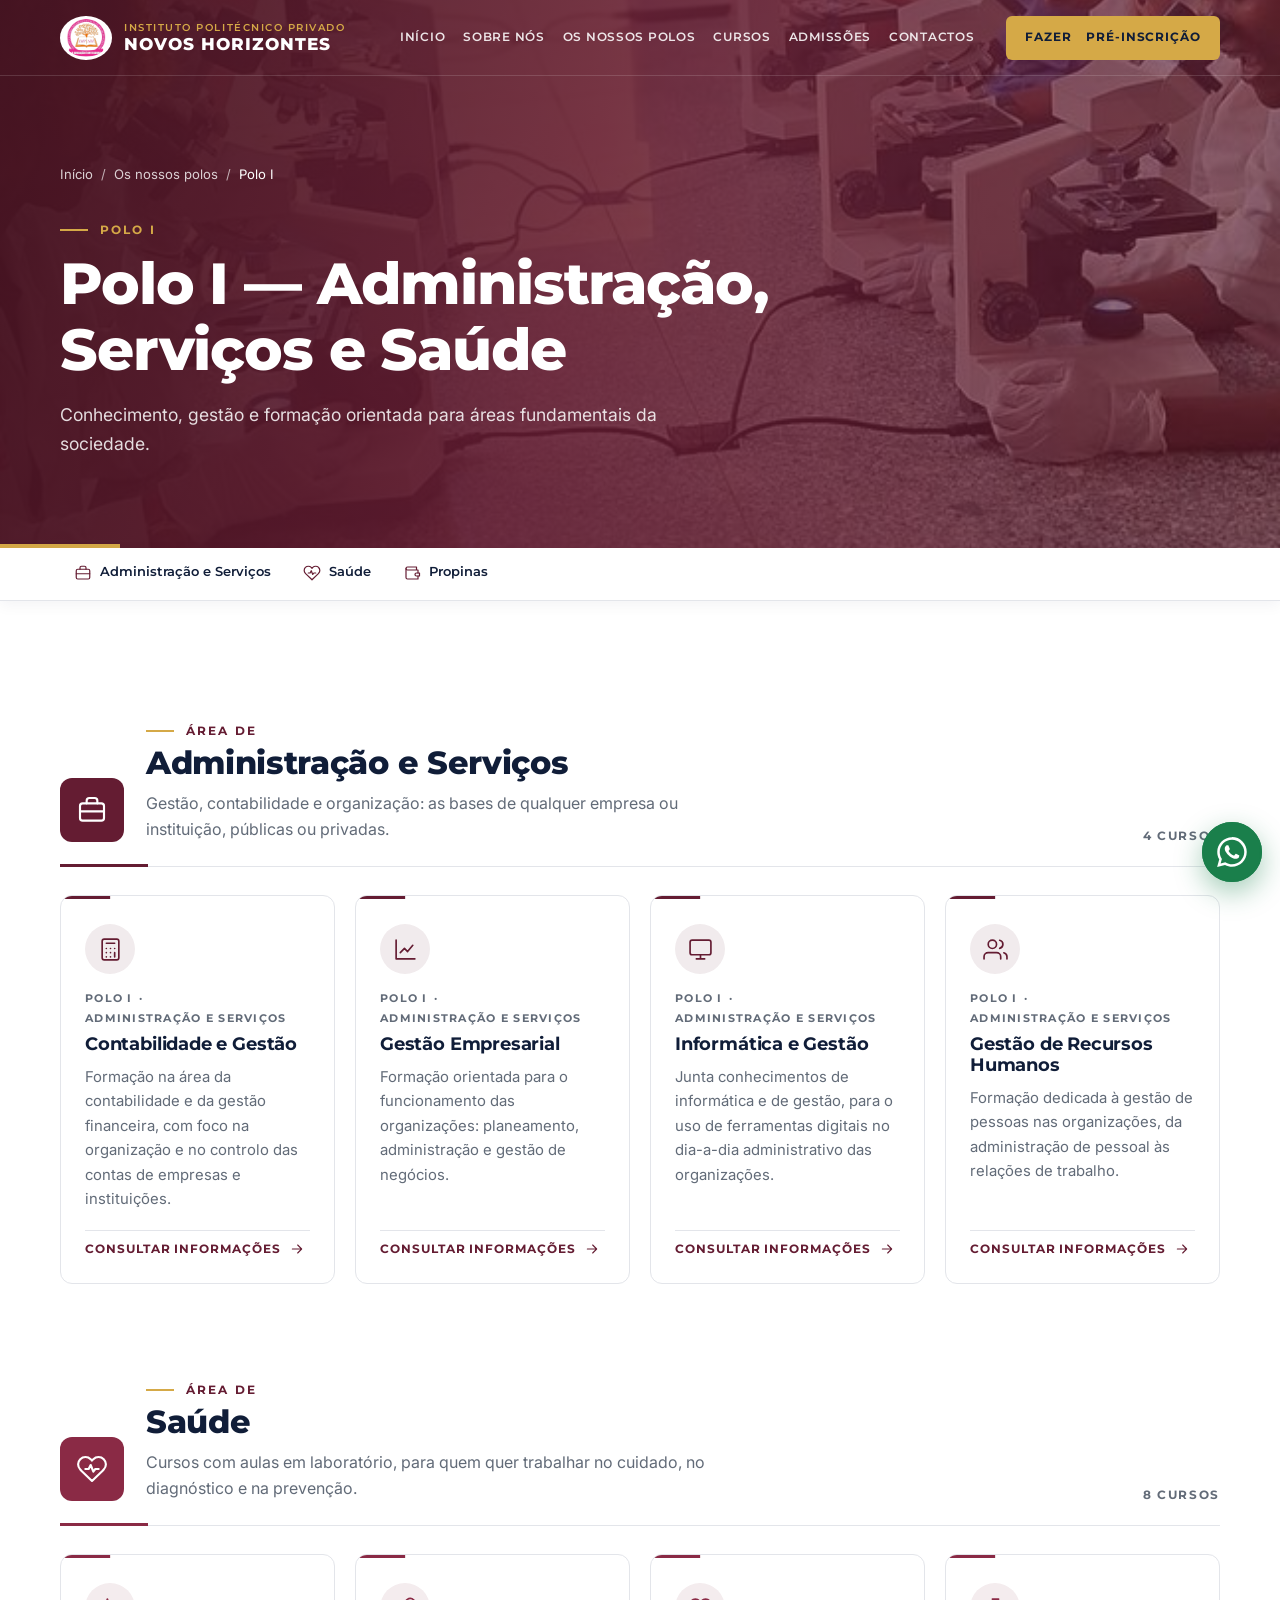
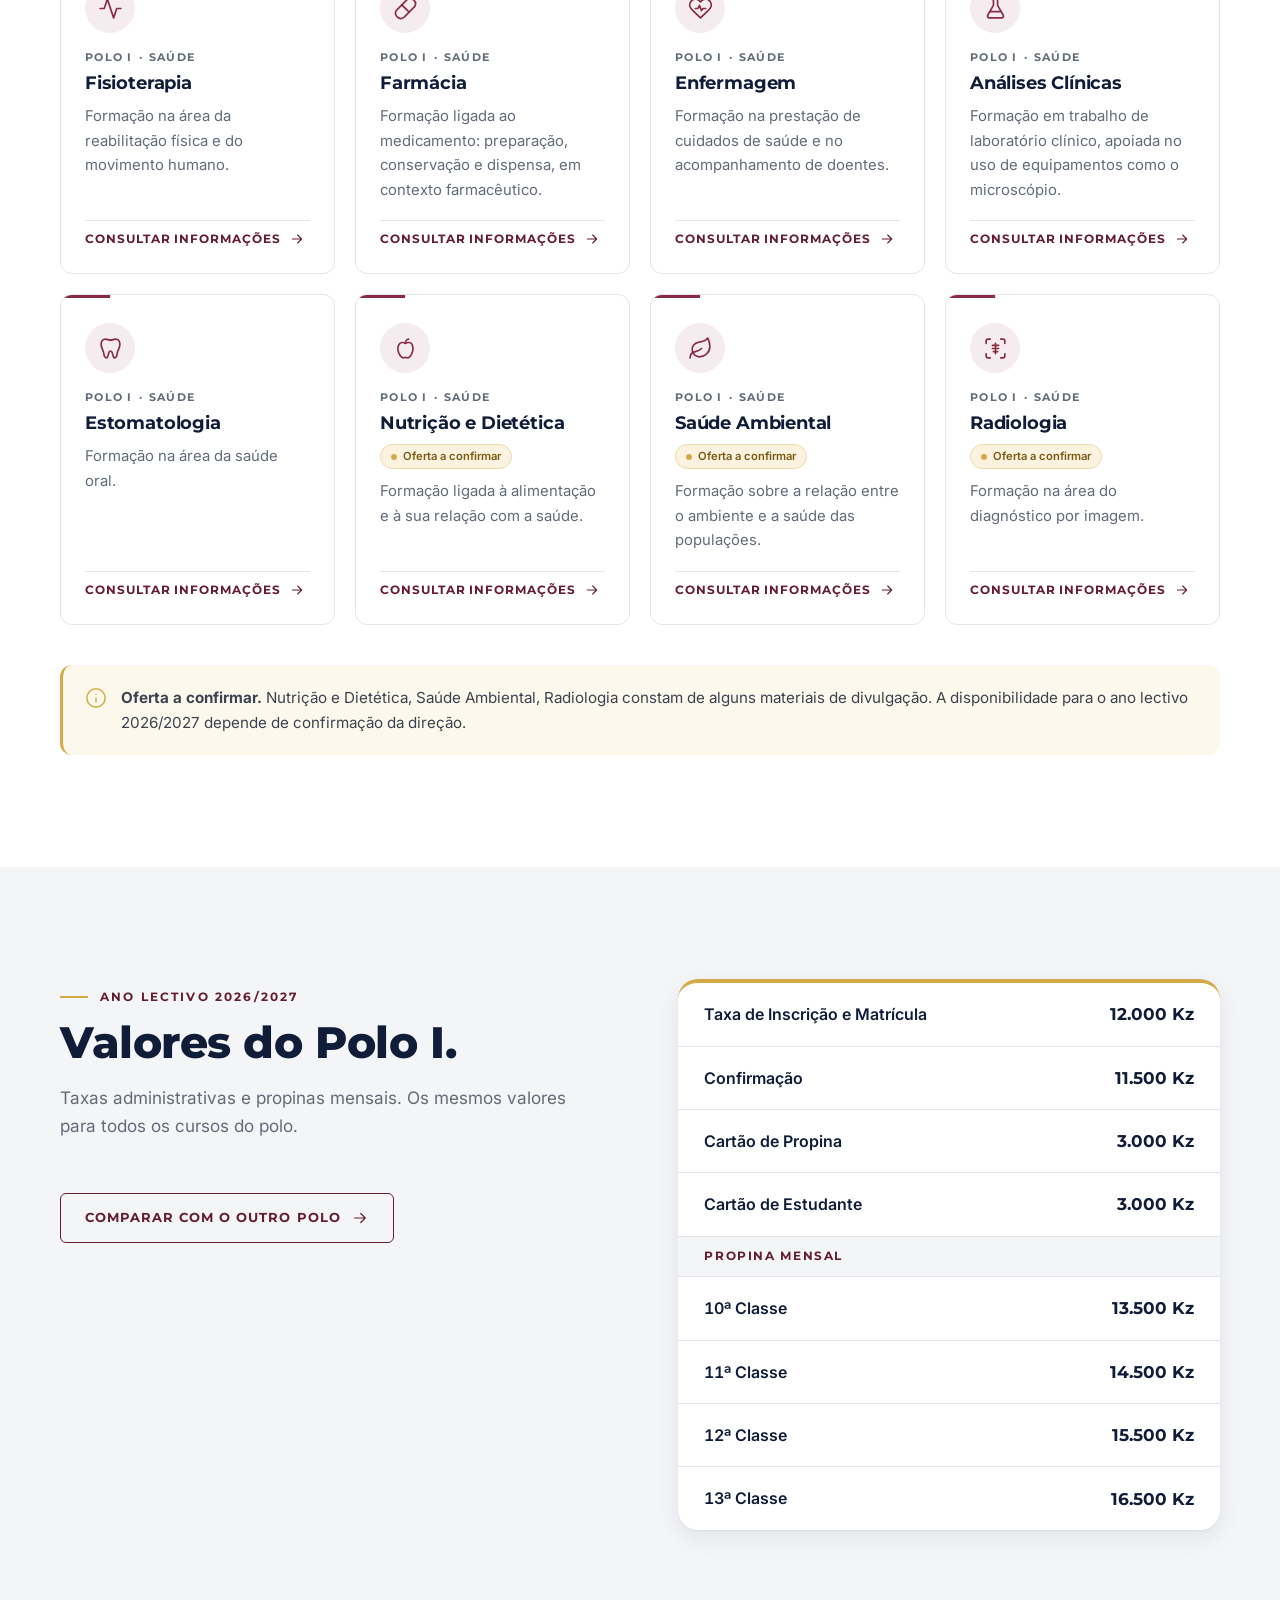
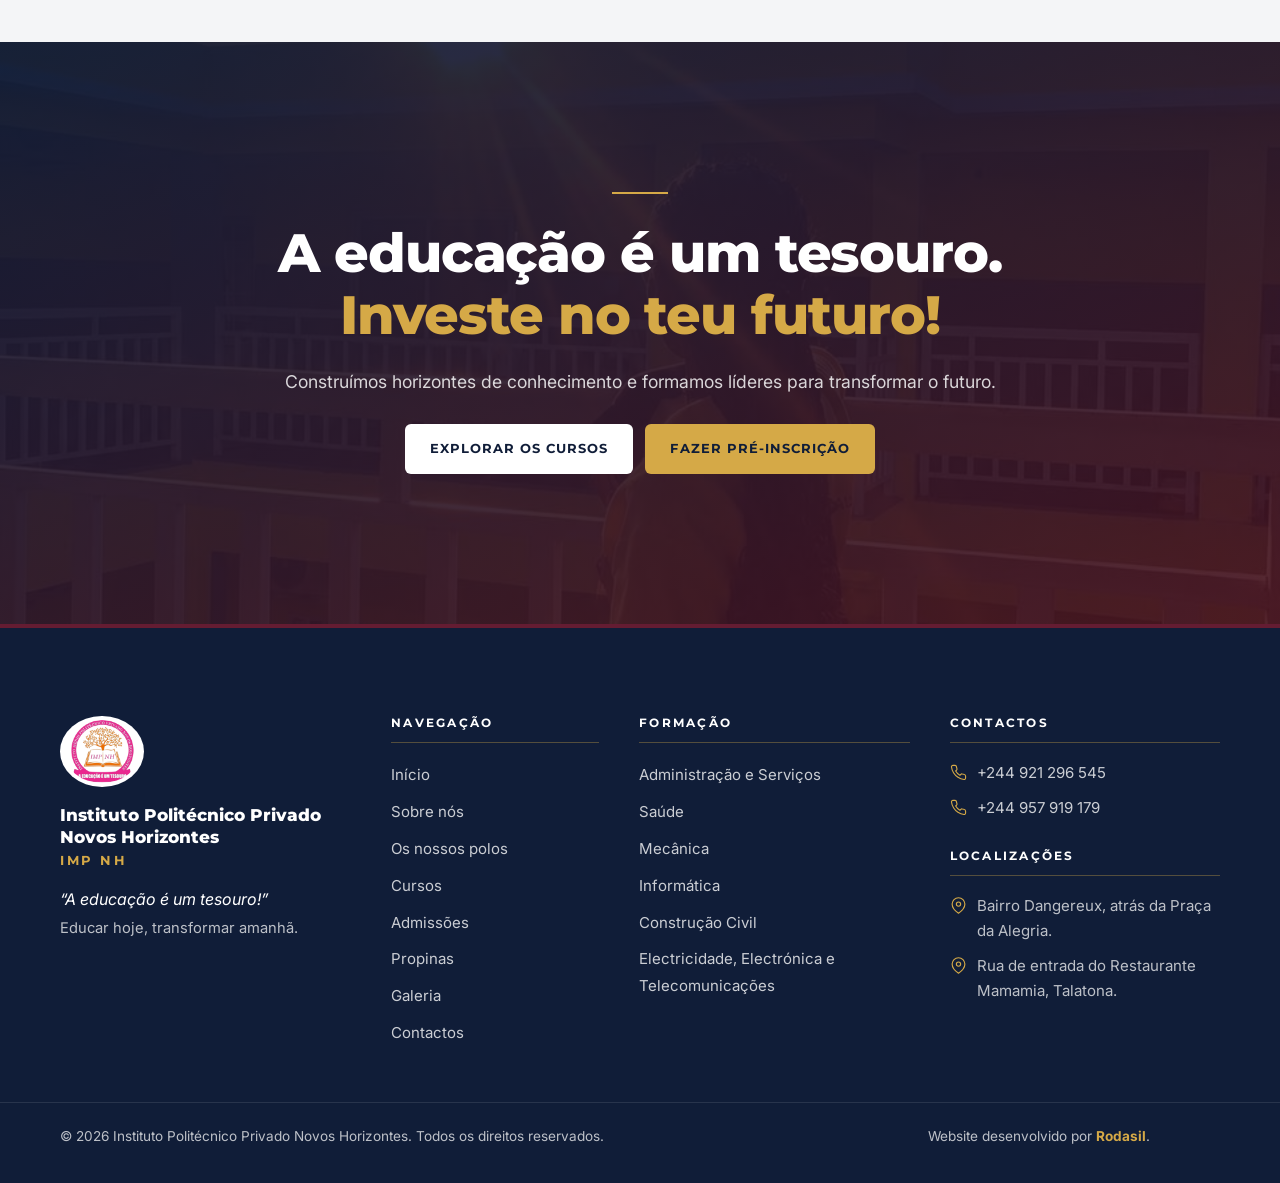
<file: polo-i/index.html>
<!doctype html>
<html lang="pt">
<head>
<meta charset="utf-8">
<meta name="viewport" content="width=device-width, initial-scale=1">
<meta name="robots" content="noindex, nofollow">
<title>Polo I: Administração, Serviços e Saúde | IMP NH</title>
<meta name="description" content="Cursos do Polo I do Instituto Politécnico Privado Novos Horizontes: Administração e Serviços, Saúde. Propinas 2026/2027.">
<link rel="canonical" href="https://rodasil-angola.github.io/novos-horizontes/polo-i/">
<meta property="og:type" content="website">
<meta property="og:locale" content="pt_AO">
<meta property="og:site_name" content="Instituto Politécnico Privado Novos Horizontes">
<meta property="og:title" content="Polo I: Administração, Serviços e Saúde | IMP NH">
<meta property="og:description" content="Cursos do Polo I do Instituto Politécnico Privado Novos Horizontes: Administração e Serviços, Saúde. Propinas 2026/2027.">
<meta property="og:url" content="https://rodasil-angola.github.io/novos-horizontes/polo-i/">
<meta property="og:image" content="https://rodasil-angola.github.io/novos-horizontes/assets/img/saude-laboratorio-02.jpg">
<meta name="twitter:card" content="summary_large_image">
<meta name="theme-color" content="#641C32">
<link rel="icon" type="image/png" href="../assets/img/favicon.png">
<link rel="preconnect" href="https://fonts.googleapis.com">
<link rel="preconnect" href="https://fonts.gstatic.com" crossorigin>
<link href="https://fonts.googleapis.com/css2?family=Montserrat:wght@500;600;700;800&family=Inter:wght@400;500;600&display=swap" rel="stylesheet">
<link rel="stylesheet" href="../assets/css/main.css">
<script>document.documentElement.classList.add('nh-js')</script>
<script type="application/ld+json">{"@context":"https://schema.org","@type":"EducationalOrganization","name":"Instituto Politécnico Privado Novos Horizontes","alternateName":"IMP NH","slogan":"A educação é um tesouro!","url":"https://rodasil-angola.github.io/novos-horizontes/","logo":"https://rodasil-angola.github.io/novos-horizontes/assets/img/logo-imp-nh.png","telephone":["+244921296545","+244957919179"]}</script>

</head>
<body>

<a class="nh-skip" href="#conteudo">Saltar para o conteúdo</a>
<header class="nh-header" data-header>
  <div class="nh-container nh-header__bar">
    <a class="nh-brand" href="../" aria-label="Instituto Politécnico Privado Novos Horizontes, página inicial">
      <img class="nh-brand__logo" src="../assets/img/logo-imp-nh.png" alt="" width="58" height="48">
      <span class="nh-brand__text"><span class="nh-brand__top">Instituto Politécnico Privado</span><span class="nh-brand__name">Novos Horizontes</span></span>
    </a>
    <nav class="nh-nav" aria-label="Navegação principal">
      <ul><li><a href="../">Início</a></li><li><a href="../sobre/">Sobre nós</a></li><li><a href="../polos/">Os nossos polos</a></li><li><a href="../cursos/">Cursos</a></li><li><a href="../admissoes/">Admissões</a></li><li><a href="../contactos/">Contactos</a></li></ul>
    </nav>
    <a class="nh-btn nh-btn--gold nh-header__cta" href="../pre-inscricao/"><span class="nh-hide-xs">Fazer&nbsp;</span>pré-inscrição</a>
    <button class="nh-burger" type="button" aria-expanded="false" aria-controls="nh-menu" data-menu-toggle>
      <span class="nh-sr">Abrir menu</span><svg class="ic " viewBox="0 0 24 24" fill="none" stroke="currentColor" stroke-width="1.6" stroke-linecap="round" stroke-linejoin="round" aria-hidden="true"><path d="M3 6h18M3 12h18M3 18h18"/></svg>
    </button>
  </div>
  <div class="nh-mobile" id="nh-menu" hidden data-menu>
    <nav aria-label="Navegação móvel">
      <ul><li><a href="../">Início</a></li><li><a href="../sobre/">Sobre nós</a></li><li><a href="../polos/">Os nossos polos</a></li><li><a href="../cursos/">Cursos</a></li><li><a href="../admissoes/">Admissões</a></li><li><a href="../contactos/">Contactos</a></li>
        <li><a href="../propinas/">Propinas 2026/2027</a></li>
        <li><a href="../galeria/">Galeria</a></li>
      </ul>
    </nav>
    <a class="nh-btn nh-btn--gold nh-btn--block" href="../pre-inscricao/">Fazer pré-inscrição</a>
    <div class="nh-mobile__tel"><a href="tel:+244921296545"><svg class="ic " viewBox="0 0 24 24" fill="none" stroke="currentColor" stroke-width="1.6" stroke-linecap="round" stroke-linejoin="round" aria-hidden="true"><path d="M22 16.9v3a2 2 0 0 1-2.2 2 19.8 19.8 0 0 1-8.6-3.1 19.5 19.5 0 0 1-6-6A19.8 19.8 0 0 1 2.1 4.2 2 2 0 0 1 4.1 2h3a2 2 0 0 1 2 1.7c.1 1 .4 1.9.7 2.8a2 2 0 0 1-.5 2.1L8 9.9a16 16 0 0 0 6 6l1.3-1.3a2 2 0 0 1 2.1-.4c.9.3 1.8.6 2.8.7a2 2 0 0 1 1.7 2z"/></svg> +244 921 296 545</a><a href="tel:+244957919179"><svg class="ic " viewBox="0 0 24 24" fill="none" stroke="currentColor" stroke-width="1.6" stroke-linecap="round" stroke-linejoin="round" aria-hidden="true"><path d="M22 16.9v3a2 2 0 0 1-2.2 2 19.8 19.8 0 0 1-8.6-3.1 19.5 19.5 0 0 1-6-6A19.8 19.8 0 0 1 2.1 4.2 2 2 0 0 1 4.1 2h3a2 2 0 0 1 2 1.7c.1 1 .4 1.9.7 2.8a2 2 0 0 1-.5 2.1L8 9.9a16 16 0 0 0 6 6l1.3-1.3a2 2 0 0 1 2.1-.4c.9.3 1.8.6 2.8.7a2 2 0 0 1 1.7 2z"/></svg> +244 957 919 179</a></div>
  </div>
</header>
<main id="conteudo">

<section class="nh-phero nh-phero--bordo">
  <img class="nh-phero__bg" src="../assets/img/saude-laboratorio-02.jpg" alt="" fetchpriority="high">
  <div class="nh-container nh-phero__inner">
    <nav class="nh-crumbs" aria-label="Localização na página"><a href="../">Início</a><span aria-hidden="true">/</span><a href="../polos/">Os nossos polos</a><span aria-hidden="true">/</span><span aria-current="page">Polo I</span></nav>
    <p class="nh-eyebrow nh-eyebrow--light">Polo I</p>
    <h1 class="nh-phero__title">Polo I — Administração, Serviços e Saúde</h1>
    <p class="nh-phero__text">Conhecimento, gestão e formação orientada para áreas fundamentais da sociedade.</p>
    
  </div>
</section>
<nav class="nh-subnav" aria-label="Áreas do Polo I"><div class="nh-container"><a href="#administracao"><svg class="ic " viewBox="0 0 24 24" fill="none" stroke="currentColor" stroke-width="1.6" stroke-linecap="round" stroke-linejoin="round" aria-hidden="true"><rect x="3" y="7" width="18" height="13" rx="2"/><path d="M8 7V5a2 2 0 0 1 2-2h4a2 2 0 0 1 2 2v2"/><path d="M3 13h18"/></svg>Administração e Serviços</a><a href="#saude"><svg class="ic " viewBox="0 0 24 24" fill="none" stroke="currentColor" stroke-width="1.6" stroke-linecap="round" stroke-linejoin="round" aria-hidden="true"><path d="M20.8 4.6a5.5 5.5 0 0 0-7.8 0L12 5.7l-1-1.1a5.5 5.5 0 0 0-7.8 7.8l1 1.1L12 21l7.8-7.5 1-1.1a5.5 5.5 0 0 0 0-7.8z"/><path d="M7 12h2.5l1.5-3 2 5 1.5-2H17"/></svg>Saúde</a><a href="#valores-polo"><svg class="ic " viewBox="0 0 24 24" fill="none" stroke="currentColor" stroke-width="1.6" stroke-linecap="round" stroke-linejoin="round" aria-hidden="true"><path d="M20 12V8H6a2 2 0 0 1 0-4h12v4"/><path d="M4 6v12a2 2 0 0 0 2 2h14v-4"/><path d="M18 12a2 2 0 0 0 0 4h4v-4z"/></svg>Propinas</a></div></nav>
<div class="nh-section nh-polo-page"><div class="nh-container">
  <section class="nh-cat nh-cat--administracao" id="administracao" aria-labelledby="cat-administracao">
  <div class="nh-cat__head" data-reveal>
    <span class="nh-cat__icon"><svg class="ic " viewBox="0 0 24 24" fill="none" stroke="currentColor" stroke-width="1.6" stroke-linecap="round" stroke-linejoin="round" aria-hidden="true"><rect x="3" y="7" width="18" height="13" rx="2"/><path d="M8 7V5a2 2 0 0 1 2-2h4a2 2 0 0 1 2 2v2"/><path d="M3 13h18"/></svg></span>
    <div><p class="nh-eyebrow">Área de</p><h2 class="nh-cat__title" id="cat-administracao">Administração e Serviços</h2><p class="nh-cat__intro">Gestão, contabilidade e organização: as bases de qualquer empresa ou instituição, públicas ou privadas.</p></div>
    <span class="nh-cat__count">4 cursos</span>
  </div>
  <div class="nh-grid nh-grid--courses"><article class="nh-course nh-course--polo-i" data-course data-polo="polo-i" data-area="administracao">
  <div class="nh-course__icon"><svg class="ic " viewBox="0 0 24 24" fill="none" stroke="currentColor" stroke-width="1.6" stroke-linecap="round" stroke-linejoin="round" aria-hidden="true"><rect x="4" y="2" width="16" height="20" rx="2"/><path d="M8 6h8M8 11h.01M12 11h.01M16 11h.01M8 15h.01M12 15h.01M16 15v4M8 19h.01M12 19h.01"/></svg></div>
  <div class="nh-course__meta"><span>Polo I</span><span aria-hidden="true">·</span><span>Administração e Serviços</span></div>
  <h3 class="nh-course__title">Contabilidade e Gestão</h3>
  
  <p class="nh-course__desc">Formação na área da contabilidade e da gestão financeira, com foco na organização e no controlo das contas de empresas e instituições.</p>
  <button class="nh-course__btn" type="button" data-course-open="contabilidade-gestao">Consultar informações <svg class="ic " viewBox="0 0 24 24" fill="none" stroke="currentColor" stroke-width="1.6" stroke-linecap="round" stroke-linejoin="round" aria-hidden="true"><path d="M5 12h14M13 6l6 6-6 6"/></svg></button>
</article><article class="nh-course nh-course--polo-i" data-course data-polo="polo-i" data-area="administracao">
  <div class="nh-course__icon"><svg class="ic " viewBox="0 0 24 24" fill="none" stroke="currentColor" stroke-width="1.6" stroke-linecap="round" stroke-linejoin="round" aria-hidden="true"><path d="M3 3v18h18"/><path d="m7 15 4-4 3 3 5-6"/></svg></div>
  <div class="nh-course__meta"><span>Polo I</span><span aria-hidden="true">·</span><span>Administração e Serviços</span></div>
  <h3 class="nh-course__title">Gestão Empresarial</h3>
  
  <p class="nh-course__desc">Formação orientada para o funcionamento das organizações: planeamento, administração e gestão de negócios.</p>
  <button class="nh-course__btn" type="button" data-course-open="gestao-empresarial">Consultar informações <svg class="ic " viewBox="0 0 24 24" fill="none" stroke="currentColor" stroke-width="1.6" stroke-linecap="round" stroke-linejoin="round" aria-hidden="true"><path d="M5 12h14M13 6l6 6-6 6"/></svg></button>
</article><article class="nh-course nh-course--polo-i" data-course data-polo="polo-i" data-area="administracao">
  <div class="nh-course__icon"><svg class="ic " viewBox="0 0 24 24" fill="none" stroke="currentColor" stroke-width="1.6" stroke-linecap="round" stroke-linejoin="round" aria-hidden="true"><rect x="2" y="3" width="20" height="14" rx="2"/><path d="M8 21h8M12 17v4"/></svg></div>
  <div class="nh-course__meta"><span>Polo I</span><span aria-hidden="true">·</span><span>Administração e Serviços</span></div>
  <h3 class="nh-course__title">Informática e Gestão</h3>
  
  <p class="nh-course__desc">Junta conhecimentos de informática e de gestão, para o uso de ferramentas digitais no dia-a-dia administrativo das organizações.</p>
  <button class="nh-course__btn" type="button" data-course-open="informatica-gestao">Consultar informações <svg class="ic " viewBox="0 0 24 24" fill="none" stroke="currentColor" stroke-width="1.6" stroke-linecap="round" stroke-linejoin="round" aria-hidden="true"><path d="M5 12h14M13 6l6 6-6 6"/></svg></button>
</article><article class="nh-course nh-course--polo-i" data-course data-polo="polo-i" data-area="administracao">
  <div class="nh-course__icon"><svg class="ic " viewBox="0 0 24 24" fill="none" stroke="currentColor" stroke-width="1.6" stroke-linecap="round" stroke-linejoin="round" aria-hidden="true"><path d="M17 21v-2a4 4 0 0 0-4-4H5a4 4 0 0 0-4 4v2"/><circle cx="9" cy="7" r="4"/><path d="M23 21v-2a4 4 0 0 0-3-3.9M16 3.1a4 4 0 0 1 0 7.8"/></svg></div>
  <div class="nh-course__meta"><span>Polo I</span><span aria-hidden="true">·</span><span>Administração e Serviços</span></div>
  <h3 class="nh-course__title">Gestão de Recursos Humanos</h3>
  
  <p class="nh-course__desc">Formação dedicada à gestão de pessoas nas organizações, da administração de pessoal às relações de trabalho.</p>
  <button class="nh-course__btn" type="button" data-course-open="gestao-rh">Consultar informações <svg class="ic " viewBox="0 0 24 24" fill="none" stroke="currentColor" stroke-width="1.6" stroke-linecap="round" stroke-linejoin="round" aria-hidden="true"><path d="M5 12h14M13 6l6 6-6 6"/></svg></button>
</article></div>
</section><section class="nh-cat nh-cat--saude" id="saude" aria-labelledby="cat-saude">
  <div class="nh-cat__head" data-reveal>
    <span class="nh-cat__icon"><svg class="ic " viewBox="0 0 24 24" fill="none" stroke="currentColor" stroke-width="1.6" stroke-linecap="round" stroke-linejoin="round" aria-hidden="true"><path d="M20.8 4.6a5.5 5.5 0 0 0-7.8 0L12 5.7l-1-1.1a5.5 5.5 0 0 0-7.8 7.8l1 1.1L12 21l7.8-7.5 1-1.1a5.5 5.5 0 0 0 0-7.8z"/><path d="M7 12h2.5l1.5-3 2 5 1.5-2H17"/></svg></span>
    <div><p class="nh-eyebrow">Área de</p><h2 class="nh-cat__title" id="cat-saude">Saúde</h2><p class="nh-cat__intro">Cursos com aulas em laboratório, para quem quer trabalhar no cuidado, no diagnóstico e na prevenção.</p></div>
    <span class="nh-cat__count">8 cursos</span>
  </div>
  <div class="nh-grid nh-grid--courses"><article class="nh-course nh-course--polo-i" data-course data-polo="polo-i" data-area="saude">
  <div class="nh-course__icon"><svg class="ic " viewBox="0 0 24 24" fill="none" stroke="currentColor" stroke-width="1.6" stroke-linecap="round" stroke-linejoin="round" aria-hidden="true"><path d="M22 12h-4l-3 9L9 3l-3 9H2"/></svg></div>
  <div class="nh-course__meta"><span>Polo I</span><span aria-hidden="true">·</span><span>Saúde</span></div>
  <h3 class="nh-course__title">Fisioterapia</h3>
  
  <p class="nh-course__desc">Formação na área da reabilitação física e do movimento humano.</p>
  <button class="nh-course__btn" type="button" data-course-open="fisioterapia">Consultar informações <svg class="ic " viewBox="0 0 24 24" fill="none" stroke="currentColor" stroke-width="1.6" stroke-linecap="round" stroke-linejoin="round" aria-hidden="true"><path d="M5 12h14M13 6l6 6-6 6"/></svg></button>
</article><article class="nh-course nh-course--polo-i" data-course data-polo="polo-i" data-area="saude">
  <div class="nh-course__icon"><svg class="ic " viewBox="0 0 24 24" fill="none" stroke="currentColor" stroke-width="1.6" stroke-linecap="round" stroke-linejoin="round" aria-hidden="true"><path d="M10.5 20.5a5 5 0 0 1-7-7l10-10a5 5 0 0 1 7 7z"/><path d="m8.5 8.5 7 7"/></svg></div>
  <div class="nh-course__meta"><span>Polo I</span><span aria-hidden="true">·</span><span>Saúde</span></div>
  <h3 class="nh-course__title">Farmácia</h3>
  
  <p class="nh-course__desc">Formação ligada ao medicamento: preparação, conservação e dispensa, em contexto farmacêutico.</p>
  <button class="nh-course__btn" type="button" data-course-open="farmacia">Consultar informações <svg class="ic " viewBox="0 0 24 24" fill="none" stroke="currentColor" stroke-width="1.6" stroke-linecap="round" stroke-linejoin="round" aria-hidden="true"><path d="M5 12h14M13 6l6 6-6 6"/></svg></button>
</article><article class="nh-course nh-course--polo-i" data-course data-polo="polo-i" data-area="saude">
  <div class="nh-course__icon"><svg class="ic " viewBox="0 0 24 24" fill="none" stroke="currentColor" stroke-width="1.6" stroke-linecap="round" stroke-linejoin="round" aria-hidden="true"><path d="M20.8 4.6a5.5 5.5 0 0 0-7.8 0L12 5.7l-1-1.1a5.5 5.5 0 0 0-7.8 7.8l1 1.1L12 21l7.8-7.5 1-1.1a5.5 5.5 0 0 0 0-7.8z"/><path d="M7 12h2.5l1.5-3 2 5 1.5-2H17"/></svg></div>
  <div class="nh-course__meta"><span>Polo I</span><span aria-hidden="true">·</span><span>Saúde</span></div>
  <h3 class="nh-course__title">Enfermagem</h3>
  
  <p class="nh-course__desc">Formação na prestação de cuidados de saúde e no acompanhamento de doentes.</p>
  <button class="nh-course__btn" type="button" data-course-open="enfermagem">Consultar informações <svg class="ic " viewBox="0 0 24 24" fill="none" stroke="currentColor" stroke-width="1.6" stroke-linecap="round" stroke-linejoin="round" aria-hidden="true"><path d="M5 12h14M13 6l6 6-6 6"/></svg></button>
</article><article class="nh-course nh-course--polo-i" data-course data-polo="polo-i" data-area="saude">
  <div class="nh-course__icon"><svg class="ic " viewBox="0 0 24 24" fill="none" stroke="currentColor" stroke-width="1.6" stroke-linecap="round" stroke-linejoin="round" aria-hidden="true"><path d="M9 3h6M10 3v6L4.5 18.5A1.7 1.7 0 0 0 6 21h12a1.7 1.7 0 0 0 1.5-2.5L14 9V3"/><path d="M7 15h10"/></svg></div>
  <div class="nh-course__meta"><span>Polo I</span><span aria-hidden="true">·</span><span>Saúde</span></div>
  <h3 class="nh-course__title">Análises Clínicas</h3>
  
  <p class="nh-course__desc">Formação em trabalho de laboratório clínico, apoiada no uso de equipamentos como o microscópio.</p>
  <button class="nh-course__btn" type="button" data-course-open="analises-clinicas">Consultar informações <svg class="ic " viewBox="0 0 24 24" fill="none" stroke="currentColor" stroke-width="1.6" stroke-linecap="round" stroke-linejoin="round" aria-hidden="true"><path d="M5 12h14M13 6l6 6-6 6"/></svg></button>
</article><article class="nh-course nh-course--polo-i" data-course data-polo="polo-i" data-area="saude">
  <div class="nh-course__icon"><svg class="ic " viewBox="0 0 24 24" fill="none" stroke="currentColor" stroke-width="1.6" stroke-linecap="round" stroke-linejoin="round" aria-hidden="true"><path d="M7 3c-2.5 0-4 2-4 5 0 4 2 5 2.5 8.5.3 2.3 1 4.5 2.5 4.5s1.7-2.5 2.2-4.5c.3-1.3.8-2 1.8-2s1.5.7 1.8 2c.5 2 .7 4.5 2.2 4.5s2.2-2.2 2.5-4.5C19 13 21 12 21 8c0-3-1.5-5-4-5-2 0-3 1-5 1S9 3 7 3z"/></svg></div>
  <div class="nh-course__meta"><span>Polo I</span><span aria-hidden="true">·</span><span>Saúde</span></div>
  <h3 class="nh-course__title">Estomatologia</h3>
  
  <p class="nh-course__desc">Formação na área da saúde oral.</p>
  <button class="nh-course__btn" type="button" data-course-open="estomatologia">Consultar informações <svg class="ic " viewBox="0 0 24 24" fill="none" stroke="currentColor" stroke-width="1.6" stroke-linecap="round" stroke-linejoin="round" aria-hidden="true"><path d="M5 12h14M13 6l6 6-6 6"/></svg></button>
</article><article class="nh-course nh-course--polo-i" data-course data-polo="polo-i" data-area="saude">
  <div class="nh-course__icon"><svg class="ic " viewBox="0 0 24 24" fill="none" stroke="currentColor" stroke-width="1.6" stroke-linecap="round" stroke-linejoin="round" aria-hidden="true"><path d="M12 7c-1.5-1-5-1.5-6.5 1.5S5 16 7 19s3.5 2 5 1.5c1.5.5 3 1.5 5-1.5s2.5-7.5 1.5-10.5S13.5 6 12 7z"/><path d="M12 7c0-2 1-4 3-4"/></svg></div>
  <div class="nh-course__meta"><span>Polo I</span><span aria-hidden="true">·</span><span>Saúde</span></div>
  <h3 class="nh-course__title">Nutrição e Dietética</h3>
  <p class="nh-badge" title="Disponibilidade para 2026/2027 a confirmar pela direção">Oferta a confirmar</p>
  <p class="nh-course__desc">Formação ligada à alimentação e à sua relação com a saúde.</p>
  <button class="nh-course__btn" type="button" data-course-open="nutricao-dietetica">Consultar informações <svg class="ic " viewBox="0 0 24 24" fill="none" stroke="currentColor" stroke-width="1.6" stroke-linecap="round" stroke-linejoin="round" aria-hidden="true"><path d="M5 12h14M13 6l6 6-6 6"/></svg></button>
</article><article class="nh-course nh-course--polo-i" data-course data-polo="polo-i" data-area="saude">
  <div class="nh-course__icon"><svg class="ic " viewBox="0 0 24 24" fill="none" stroke="currentColor" stroke-width="1.6" stroke-linecap="round" stroke-linejoin="round" aria-hidden="true"><path d="M11 20A7 7 0 0 1 9.8 6.1C15.5 5 17 4.5 19 2c1 2 2 4.2 2 8 0 5.5-4.8 10-10 10z"/><path d="M2 21c0-3 1.9-5.4 5.1-6C9.5 14.5 12 13 13 12"/></svg></div>
  <div class="nh-course__meta"><span>Polo I</span><span aria-hidden="true">·</span><span>Saúde</span></div>
  <h3 class="nh-course__title">Saúde Ambiental</h3>
  <p class="nh-badge" title="Disponibilidade para 2026/2027 a confirmar pela direção">Oferta a confirmar</p>
  <p class="nh-course__desc">Formação sobre a relação entre o ambiente e a saúde das populações.</p>
  <button class="nh-course__btn" type="button" data-course-open="saude-ambiental">Consultar informações <svg class="ic " viewBox="0 0 24 24" fill="none" stroke="currentColor" stroke-width="1.6" stroke-linecap="round" stroke-linejoin="round" aria-hidden="true"><path d="M5 12h14M13 6l6 6-6 6"/></svg></button>
</article><article class="nh-course nh-course--polo-i" data-course data-polo="polo-i" data-area="saude">
  <div class="nh-course__icon"><svg class="ic " viewBox="0 0 24 24" fill="none" stroke="currentColor" stroke-width="1.6" stroke-linecap="round" stroke-linejoin="round" aria-hidden="true"><path d="M3 7V5a2 2 0 0 1 2-2h2M17 3h2a2 2 0 0 1 2 2v2M21 17v2a2 2 0 0 1-2 2h-2M7 21H5a2 2 0 0 1-2-2v-2"/><path d="M12 7v10M9 9h6M9 12h6M10 15h4"/></svg></div>
  <div class="nh-course__meta"><span>Polo I</span><span aria-hidden="true">·</span><span>Saúde</span></div>
  <h3 class="nh-course__title">Radiologia</h3>
  <p class="nh-badge" title="Disponibilidade para 2026/2027 a confirmar pela direção">Oferta a confirmar</p>
  <p class="nh-course__desc">Formação na área do diagnóstico por imagem.</p>
  <button class="nh-course__btn" type="button" data-course-open="radiologia">Consultar informações <svg class="ic " viewBox="0 0 24 24" fill="none" stroke="currentColor" stroke-width="1.6" stroke-linecap="round" stroke-linejoin="round" aria-hidden="true"><path d="M5 12h14M13 6l6 6-6 6"/></svg></button>
</article></div>
</section>
  <p class="nh-note nh-note--warn" data-reveal><svg class="ic " viewBox="0 0 24 24" fill="none" stroke="currentColor" stroke-width="1.6" stroke-linecap="round" stroke-linejoin="round" aria-hidden="true"><circle cx="12" cy="12" r="10"/><path d="M12 16v-4M12 8h.01"/></svg><span><strong>Oferta a confirmar.</strong> Nutrição e Dietética, Saúde Ambiental, Radiologia constam de alguns materiais de divulgação. A disponibilidade para o ano lectivo 2026/2027 depende de confirmação da direção.</span></p>
</div></div>
<section class="nh-section nh-section--alt" id="valores-polo" aria-labelledby="vp-t">
  <div class="nh-container nh-split nh-split--top">
    <div><div class="nh-sh nh-sh--left" data-reveal>
  <p class="nh-eyebrow">Ano lectivo 2026/2027</p>
  <h2 class="nh-sh__title"><span id="vp-t">Valores do Polo I.</span></h2>
  <p class="nh-sh__text">Taxas administrativas e propinas mensais. Os mesmos valores para todos os cursos do polo.</p>
</div>
      <div class="nh-actions" data-reveal><a class="nh-btn nh-btn--outline" href="../propinas/">Comparar com o outro polo <svg class="ic " viewBox="0 0 24 24" fill="none" stroke="currentColor" stroke-width="1.6" stroke-linecap="round" stroke-linejoin="round" aria-hidden="true"><path d="M5 12h14M13 6l6 6-6 6"/></svg></a></div></div>
    <div class="nh-minifees" data-reveal>
      <table class="nh-table nh-table--single"><caption class="nh-sr">Taxas e propinas do Polo I</caption>
        <tbody>
          <tr><th scope="row">Taxa de Inscrição e Matrícula</th><td class="nh-num">12.000 Kz</td></tr><tr><th scope="row">Confirmação</th><td class="nh-num">11.500 Kz</td></tr><tr><th scope="row">Cartão de Propina</th><td class="nh-num">3.000 Kz</td></tr><tr><th scope="row">Cartão de Estudante</th><td class="nh-num">3.000 Kz</td></tr>
          <tr class="nh-table__sep"><th scope="row" colspan="2">Propina mensal</th></tr>
          <tr><th scope="row">10ª Classe</th><td class="nh-num">13.500 Kz</td></tr><tr><th scope="row">11ª Classe</th><td class="nh-num">14.500 Kz</td></tr><tr><th scope="row">12ª Classe</th><td class="nh-num">15.500 Kz</td></tr><tr><th scope="row">13ª Classe</th><td class="nh-num">16.500 Kz</td></tr>
        </tbody></table>
    </div>
  </div>
</section>
<section class="nh-final" aria-labelledby="final-t">
  <img class="nh-final__bg" src="../assets/img/campus-entardecer.jpg" alt="" loading="lazy">
  <div class="nh-container nh-final__inner" data-reveal>
    <span class="nh-final__rule" aria-hidden="true"></span>
    <h2 id="final-t" class="nh-final__title">A educação é um tesouro. <em>Investe no teu futuro!</em></h2>
    <p>Construímos horizontes de conhecimento e formamos líderes para transformar o futuro.</p>
    <div class="nh-actions nh-actions--center"><a class="nh-btn nh-btn--light" href="../cursos/">Explorar os cursos</a><a class="nh-btn nh-btn--gold" href="../pre-inscricao/">Fazer pré-inscrição</a></div>
  </div>
</section>
<div class="nh-modal" data-modal hidden>
  <div class="nh-modal__backdrop" data-modal-close></div>
  <div class="nh-modal__dialog" role="dialog" aria-modal="true" aria-labelledby="nh-modal-title" tabindex="-1">
    <button class="nh-modal__close" type="button" data-modal-close><span class="nh-sr">Fechar</span><svg class="ic " viewBox="0 0 24 24" fill="none" stroke="currentColor" stroke-width="1.6" stroke-linecap="round" stroke-linejoin="round" aria-hidden="true"><path d="M18 6 6 18M6 6l12 12"/></svg></button>
    <div class="nh-modal__icon" data-m="icon"></div>
    <p class="nh-modal__meta" data-m="meta"></p>
    <h2 class="nh-modal__title" id="nh-modal-title" data-m="title"></h2>
    <p class="nh-badge" data-m="badge" hidden>Oferta a confirmar: disponibilidade para 2026/2027 sujeita a validação da direção.</p>
    <p class="nh-modal__desc" data-m="desc"></p>
    <p class="nh-modal__note">Duração, plano curricular e horários: pergunte à secretaria. Respondemos por telefone ou WhatsApp.</p>
    <div class="nh-modal__fees" data-m="fees"></div>
    <div class="nh-actions">
      <a class="nh-btn nh-btn--primary" data-m="pre" href="../pre-inscricao/">Fazer pré-inscrição</a>
      <a class="nh-btn nh-btn--outline" data-m="wa" href="https://wa.me/244921296545?text=Ol%C3%A1!%20Gostaria%20de%20obter%20informa%C3%A7%C3%B5es%20sobre%20os%20cursos%2C%20matr%C3%ADculas%20e%20propinas%20do%20Instituto%20Polit%C3%A9cnico%20Privado%20Novos%20Horizontes." target="_blank" rel="noopener"><svg class="ic ic--wa" viewBox="0 0 24 24" aria-hidden="true"><path fill="currentColor" d="M17.5 14.4c-.3-.1-1.7-.8-2-.9-.3-.1-.5-.1-.7.1-.2.3-.8.9-.9 1.1-.2.2-.3.2-.6.1-.3-.1-1.2-.5-2.3-1.4-.9-.8-1.4-1.7-1.6-2-.2-.3 0-.5.1-.6l.4-.5c.1-.2.2-.3.3-.5.1-.2 0-.4 0-.5l-.9-2.2c-.2-.6-.5-.5-.7-.5h-.6c-.2 0-.5.1-.8.4-.3.3-1 1-1 2.4s1 2.8 1.2 3c.1.2 2 3.1 4.9 4.3.7.3 1.2.5 1.6.6.7.2 1.3.2 1.8.1.6-.1 1.7-.7 1.9-1.4.2-.7.2-1.2.2-1.4-.1-.1-.3-.2-.6-.3zM12 21.8c-1.8 0-3.5-.5-5-1.4l-.4-.2-3.7 1 1-3.6-.2-.4c-1-1.6-1.5-3.4-1.5-5.2C2.2 6.6 6.6 2.2 12 2.2c2.6 0 5.1 1 6.9 2.9 1.9 1.9 2.9 4.3 2.9 6.9 0 5.4-4.4 9.8-9.8 9.8zm8.4-18.2A11.8 11.8 0 0 0 12 .1C5.5.1.2 5.4.2 11.9c0 2.1.5 4.1 1.6 5.9L.1 24l6.3-1.7c1.7.9 3.7 1.4 5.6 1.4 6.5 0 11.8-5.3 11.8-11.8 0-3.2-1.2-6.1-3.4-8.3z"/></svg> Perguntar no WhatsApp</a>
    </div>
  </div>
</div>
<script type="application/json" id="nh-cursos">{"cursos":[{"id":"contabilidade-gestao","nome":"Contabilidade e Gestão","desc":"Formação na área da contabilidade e da gestão financeira, com foco na organização e no controlo das contas de empresas e instituições.","confirmado":true,"area":"administracao","areaNome":"Administração e Serviços","polo":"polo-i","poloNome":"Polo I","icon":"<svg class=\"ic \" viewBox=\"0 0 24 24\" fill=\"none\" stroke=\"currentColor\" stroke-width=\"1.6\" stroke-linecap=\"round\" stroke-linejoin=\"round\" aria-hidden=\"true\"><rect x=\"4\" y=\"2\" width=\"16\" height=\"20\" rx=\"2\"/><path d=\"M8 6h8M8 11h.01M12 11h.01M16 11h.01M8 15h.01M12 15h.01M16 15v4M8 19h.01M12 19h.01\"/></svg>"},{"id":"gestao-empresarial","nome":"Gestão Empresarial","desc":"Formação orientada para o funcionamento das organizações: planeamento, administração e gestão de negócios.","confirmado":true,"area":"administracao","areaNome":"Administração e Serviços","polo":"polo-i","poloNome":"Polo I","icon":"<svg class=\"ic \" viewBox=\"0 0 24 24\" fill=\"none\" stroke=\"currentColor\" stroke-width=\"1.6\" stroke-linecap=\"round\" stroke-linejoin=\"round\" aria-hidden=\"true\"><path d=\"M3 3v18h18\"/><path d=\"m7 15 4-4 3 3 5-6\"/></svg>"},{"id":"informatica-gestao","nome":"Informática e Gestão","desc":"Junta conhecimentos de informática e de gestão, para o uso de ferramentas digitais no dia-a-dia administrativo das organizações.","confirmado":true,"area":"administracao","areaNome":"Administração e Serviços","polo":"polo-i","poloNome":"Polo I","icon":"<svg class=\"ic \" viewBox=\"0 0 24 24\" fill=\"none\" stroke=\"currentColor\" stroke-width=\"1.6\" stroke-linecap=\"round\" stroke-linejoin=\"round\" aria-hidden=\"true\"><rect x=\"2\" y=\"3\" width=\"20\" height=\"14\" rx=\"2\"/><path d=\"M8 21h8M12 17v4\"/></svg>"},{"id":"gestao-rh","nome":"Gestão de Recursos Humanos","desc":"Formação dedicada à gestão de pessoas nas organizações, da administração de pessoal às relações de trabalho.","confirmado":true,"area":"administracao","areaNome":"Administração e Serviços","polo":"polo-i","poloNome":"Polo I","icon":"<svg class=\"ic \" viewBox=\"0 0 24 24\" fill=\"none\" stroke=\"currentColor\" stroke-width=\"1.6\" stroke-linecap=\"round\" stroke-linejoin=\"round\" aria-hidden=\"true\"><path d=\"M17 21v-2a4 4 0 0 0-4-4H5a4 4 0 0 0-4 4v2\"/><circle cx=\"9\" cy=\"7\" r=\"4\"/><path d=\"M23 21v-2a4 4 0 0 0-3-3.9M16 3.1a4 4 0 0 1 0 7.8\"/></svg>"},{"id":"fisioterapia","nome":"Fisioterapia","desc":"Formação na área da reabilitação física e do movimento humano.","confirmado":true,"area":"saude","areaNome":"Saúde","polo":"polo-i","poloNome":"Polo I","icon":"<svg class=\"ic \" viewBox=\"0 0 24 24\" fill=\"none\" stroke=\"currentColor\" stroke-width=\"1.6\" stroke-linecap=\"round\" stroke-linejoin=\"round\" aria-hidden=\"true\"><path d=\"M22 12h-4l-3 9L9 3l-3 9H2\"/></svg>"},{"id":"farmacia","nome":"Farmácia","desc":"Formação ligada ao medicamento: preparação, conservação e dispensa, em contexto farmacêutico.","confirmado":true,"area":"saude","areaNome":"Saúde","polo":"polo-i","poloNome":"Polo I","icon":"<svg class=\"ic \" viewBox=\"0 0 24 24\" fill=\"none\" stroke=\"currentColor\" stroke-width=\"1.6\" stroke-linecap=\"round\" stroke-linejoin=\"round\" aria-hidden=\"true\"><path d=\"M10.5 20.5a5 5 0 0 1-7-7l10-10a5 5 0 0 1 7 7z\"/><path d=\"m8.5 8.5 7 7\"/></svg>"},{"id":"enfermagem","nome":"Enfermagem","desc":"Formação na prestação de cuidados de saúde e no acompanhamento de doentes.","confirmado":true,"area":"saude","areaNome":"Saúde","polo":"polo-i","poloNome":"Polo I","icon":"<svg class=\"ic \" viewBox=\"0 0 24 24\" fill=\"none\" stroke=\"currentColor\" stroke-width=\"1.6\" stroke-linecap=\"round\" stroke-linejoin=\"round\" aria-hidden=\"true\"><path d=\"M20.8 4.6a5.5 5.5 0 0 0-7.8 0L12 5.7l-1-1.1a5.5 5.5 0 0 0-7.8 7.8l1 1.1L12 21l7.8-7.5 1-1.1a5.5 5.5 0 0 0 0-7.8z\"/><path d=\"M7 12h2.5l1.5-3 2 5 1.5-2H17\"/></svg>"},{"id":"analises-clinicas","nome":"Análises Clínicas","desc":"Formação em trabalho de laboratório clínico, apoiada no uso de equipamentos como o microscópio.","confirmado":true,"area":"saude","areaNome":"Saúde","polo":"polo-i","poloNome":"Polo I","icon":"<svg class=\"ic \" viewBox=\"0 0 24 24\" fill=\"none\" stroke=\"currentColor\" stroke-width=\"1.6\" stroke-linecap=\"round\" stroke-linejoin=\"round\" aria-hidden=\"true\"><path d=\"M9 3h6M10 3v6L4.5 18.5A1.7 1.7 0 0 0 6 21h12a1.7 1.7 0 0 0 1.5-2.5L14 9V3\"/><path d=\"M7 15h10\"/></svg>"},{"id":"estomatologia","nome":"Estomatologia","desc":"Formação na área da saúde oral.","confirmado":true,"area":"saude","areaNome":"Saúde","polo":"polo-i","poloNome":"Polo I","icon":"<svg class=\"ic \" viewBox=\"0 0 24 24\" fill=\"none\" stroke=\"currentColor\" stroke-width=\"1.6\" stroke-linecap=\"round\" stroke-linejoin=\"round\" aria-hidden=\"true\"><path d=\"M7 3c-2.5 0-4 2-4 5 0 4 2 5 2.5 8.5.3 2.3 1 4.5 2.5 4.5s1.7-2.5 2.2-4.5c.3-1.3.8-2 1.8-2s1.5.7 1.8 2c.5 2 .7 4.5 2.2 4.5s2.2-2.2 2.5-4.5C19 13 21 12 21 8c0-3-1.5-5-4-5-2 0-3 1-5 1S9 3 7 3z\"/></svg>"},{"id":"nutricao-dietetica","nome":"Nutrição e Dietética","desc":"Formação ligada à alimentação e à sua relação com a saúde.","confirmado":false,"area":"saude","areaNome":"Saúde","polo":"polo-i","poloNome":"Polo I","icon":"<svg class=\"ic \" viewBox=\"0 0 24 24\" fill=\"none\" stroke=\"currentColor\" stroke-width=\"1.6\" stroke-linecap=\"round\" stroke-linejoin=\"round\" aria-hidden=\"true\"><path d=\"M12 7c-1.5-1-5-1.5-6.5 1.5S5 16 7 19s3.5 2 5 1.5c1.5.5 3 1.5 5-1.5s2.5-7.5 1.5-10.5S13.5 6 12 7z\"/><path d=\"M12 7c0-2 1-4 3-4\"/></svg>"},{"id":"saude-ambiental","nome":"Saúde Ambiental","desc":"Formação sobre a relação entre o ambiente e a saúde das populações.","confirmado":false,"area":"saude","areaNome":"Saúde","polo":"polo-i","poloNome":"Polo I","icon":"<svg class=\"ic \" viewBox=\"0 0 24 24\" fill=\"none\" stroke=\"currentColor\" stroke-width=\"1.6\" stroke-linecap=\"round\" stroke-linejoin=\"round\" aria-hidden=\"true\"><path d=\"M11 20A7 7 0 0 1 9.8 6.1C15.5 5 17 4.5 19 2c1 2 2 4.2 2 8 0 5.5-4.8 10-10 10z\"/><path d=\"M2 21c0-3 1.9-5.4 5.1-6C9.5 14.5 12 13 13 12\"/></svg>"},{"id":"radiologia","nome":"Radiologia","desc":"Formação na área do diagnóstico por imagem.","confirmado":false,"area":"saude","areaNome":"Saúde","polo":"polo-i","poloNome":"Polo I","icon":"<svg class=\"ic \" viewBox=\"0 0 24 24\" fill=\"none\" stroke=\"currentColor\" stroke-width=\"1.6\" stroke-linecap=\"round\" stroke-linejoin=\"round\" aria-hidden=\"true\"><path d=\"M3 7V5a2 2 0 0 1 2-2h2M17 3h2a2 2 0 0 1 2 2v2M21 17v2a2 2 0 0 1-2 2h-2M7 21H5a2 2 0 0 1-2-2v-2\"/><path d=\"M12 7v10M9 9h6M9 12h6M10 15h4\"/></svg>"},{"id":"maquinas-motores","nome":"Máquinas e Motores","desc":"Formação técnica sobre o funcionamento, a manutenção e a reparação de máquinas e motores.","confirmado":true,"area":"mecanica","areaNome":"Mecânica","polo":"polo-ii","poloNome":"Polo II","icon":"<svg class=\"ic \" viewBox=\"0 0 24 24\" fill=\"none\" stroke=\"currentColor\" stroke-width=\"1.6\" stroke-linecap=\"round\" stroke-linejoin=\"round\" aria-hidden=\"true\"><circle cx=\"12\" cy=\"12\" r=\"3\"/><path d=\"M19.4 15a1.7 1.7 0 0 0 .3 1.8l.1.1a2 2 0 1 1-2.8 2.8l-.1-.1a1.7 1.7 0 0 0-1.8-.3 1.7 1.7 0 0 0-1 1.5V21a2 2 0 1 1-4 0v-.1a1.7 1.7 0 0 0-1.1-1.5 1.7 1.7 0 0 0-1.8.3l-.1.1a2 2 0 1 1-2.8-2.8l.1-.1a1.7 1.7 0 0 0 .3-1.8 1.7 1.7 0 0 0-1.5-1H3a2 2 0 1 1 0-4h.1a1.7 1.7 0 0 0 1.5-1.1 1.7 1.7 0 0 0-.3-1.8l-.1-.1a2 2 0 1 1 2.8-2.8l.1.1a1.7 1.7 0 0 0 1.8.3H9a1.7 1.7 0 0 0 1-1.5V3a2 2 0 1 1 4 0v.1a1.7 1.7 0 0 0 1 1.5 1.7 1.7 0 0 0 1.8-.3l.1-.1a2 2 0 1 1 2.8 2.8l-.1.1a1.7 1.7 0 0 0-.3 1.8V9a1.7 1.7 0 0 0 1.5 1H21a2 2 0 1 1 0 4h-.1a1.7 1.7 0 0 0-1.5 1z\"/></svg>"},{"id":"frio-climatizacao","nome":"Frio e Climatização","desc":"Formação em sistemas de refrigeração e de ar condicionado.","confirmado":true,"area":"mecanica","areaNome":"Mecânica","polo":"polo-ii","poloNome":"Polo II","icon":"<svg class=\"ic \" viewBox=\"0 0 24 24\" fill=\"none\" stroke=\"currentColor\" stroke-width=\"1.6\" stroke-linecap=\"round\" stroke-linejoin=\"round\" aria-hidden=\"true\"><path d=\"M12 2v20M4.9 4.9l14.2 14.2M2 12h20M4.9 19.1 19.1 4.9\"/><path d=\"m9 4 3 3 3-3M9 20l3-3 3 3\"/></svg>"},{"id":"electromecanica","nome":"Electromecânica","desc":"Formação que cruza a mecânica com a electricidade, em equipamentos que combinam as duas.","confirmado":false,"area":"mecanica","areaNome":"Mecânica","polo":"polo-ii","poloNome":"Polo II","icon":"<svg class=\"ic \" viewBox=\"0 0 24 24\" fill=\"none\" stroke=\"currentColor\" stroke-width=\"1.6\" stroke-linecap=\"round\" stroke-linejoin=\"round\" aria-hidden=\"true\"><circle cx=\"9\" cy=\"12\" r=\"6\"/><circle cx=\"9\" cy=\"12\" r=\"2\"/><path d=\"M18 3l-2 5h4l-2 5\"/></svg>"},{"id":"mecatronica","nome":"Mecatrónica","desc":"Formação que junta mecânica, electrónica e automação.","confirmado":false,"area":"mecanica","areaNome":"Mecânica","polo":"polo-ii","poloNome":"Polo II","icon":"<svg class=\"ic \" viewBox=\"0 0 24 24\" fill=\"none\" stroke=\"currentColor\" stroke-width=\"1.6\" stroke-linecap=\"round\" stroke-linejoin=\"round\" aria-hidden=\"true\"><rect x=\"4\" y=\"4\" width=\"16\" height=\"16\" rx=\"2\"/><rect x=\"9\" y=\"9\" width=\"6\" height=\"6\"/><path d=\"M9 1v3M15 1v3M9 20v3M15 20v3M20 9h3M20 14h3M1 9h3M1 14h3\"/></svg>"},{"id":"mecatronica-automovel","nome":"Mecatrónica Automóvel","desc":"Mecatrónica aplicada ao automóvel e aos seus sistemas mecânicos e electrónicos.","confirmado":false,"area":"mecanica","areaNome":"Mecânica","polo":"polo-ii","poloNome":"Polo II","icon":"<svg class=\"ic \" viewBox=\"0 0 24 24\" fill=\"none\" stroke=\"currentColor\" stroke-width=\"1.6\" stroke-linecap=\"round\" stroke-linejoin=\"round\" aria-hidden=\"true\"><path d=\"M5 17h14M5 17a2 2 0 1 1-4 0v-4l2-5a2 2 0 0 1 2-1h14a2 2 0 0 1 2 1l2 5v4a2 2 0 1 1-4 0\"/><circle cx=\"7\" cy=\"17\" r=\"2\"/><circle cx=\"17\" cy=\"17\" r=\"2\"/><path d=\"M3 12h18\"/></svg>"},{"id":"tecnico-informatica","nome":"Técnico de Informática","desc":"Formação técnica em equipamentos informáticos, software e redes.","confirmado":true,"area":"informatica","areaNome":"Informática","polo":"polo-ii","poloNome":"Polo II","icon":"<svg class=\"ic \" viewBox=\"0 0 24 24\" fill=\"none\" stroke=\"currentColor\" stroke-width=\"1.6\" stroke-linecap=\"round\" stroke-linejoin=\"round\" aria-hidden=\"true\"><rect x=\"2\" y=\"3\" width=\"20\" height=\"14\" rx=\"2\"/><path d=\"M8 21h8M12 17v4\"/></svg>"},{"id":"gestao-sistemas","nome":"Gestão de Sistemas Informáticos","desc":"Formação dedicada à administração e ao bom funcionamento de sistemas informáticos.","confirmado":true,"area":"informatica","areaNome":"Informática","polo":"polo-ii","poloNome":"Polo II","icon":"<svg class=\"ic \" viewBox=\"0 0 24 24\" fill=\"none\" stroke=\"currentColor\" stroke-width=\"1.6\" stroke-linecap=\"round\" stroke-linejoin=\"round\" aria-hidden=\"true\"><rect x=\"2\" y=\"2\" width=\"20\" height=\"8\" rx=\"2\"/><rect x=\"2\" y=\"14\" width=\"20\" height=\"8\" rx=\"2\"/><path d=\"M6 6h.01M6 18h.01\"/></svg>"},{"id":"desenhador-projetista","nome":"Desenhador Projetista","desc":"Formação em desenho técnico e na elaboração de projectos de construção.","confirmado":true,"area":"construcao","areaNome":"Construção Civil","polo":"polo-ii","poloNome":"Polo II","icon":"<svg class=\"ic \" viewBox=\"0 0 24 24\" fill=\"none\" stroke=\"currentColor\" stroke-width=\"1.6\" stroke-linecap=\"round\" stroke-linejoin=\"round\" aria-hidden=\"true\"><path d=\"M21.3 15.3 8.7 2.7a1 1 0 0 0-1.4 0L2.7 7.3a1 1 0 0 0 0 1.4l12.6 12.6a1 1 0 0 0 1.4 0l4.6-4.6a1 1 0 0 0 0-1.4z\"/><path d=\"m7.5 10.5 2-2M10.5 13.5l2-2M13.5 16.5l2-2\"/></svg>"},{"id":"tecnico-obra","nome":"Técnico de Obra","desc":"Formação ligada ao acompanhamento e à execução de obras de construção civil.","confirmado":false,"area":"construcao","areaNome":"Construção Civil","polo":"polo-ii","poloNome":"Polo II","icon":"<svg class=\"ic \" viewBox=\"0 0 24 24\" fill=\"none\" stroke=\"currentColor\" stroke-width=\"1.6\" stroke-linecap=\"round\" stroke-linejoin=\"round\" aria-hidden=\"true\"><path d=\"M2 18h20v-2a10 10 0 0 0-20 0z\"/><path d=\"M10 6V4h4v2M10 10V6M14 10V6\"/></svg>"},{"id":"electronica-telecom","nome":"Electrónica e Telecomunicações","desc":"Formação em circuitos electrónicos e sistemas de comunicação.","confirmado":true,"area":"electricidade","areaNome":"Electricidade, Electrónica e Telecomunicações","polo":"polo-ii","poloNome":"Polo II","icon":"<svg class=\"ic \" viewBox=\"0 0 24 24\" fill=\"none\" stroke=\"currentColor\" stroke-width=\"1.6\" stroke-linecap=\"round\" stroke-linejoin=\"round\" aria-hidden=\"true\"><path d=\"M5 12a7 7 0 0 1 14 0M8.5 12a3.5 3.5 0 0 1 7 0\"/><circle cx=\"12\" cy=\"12\" r=\"1\"/><path d=\"m12 13-4 9M12 13l4 9M9.5 18h5\"/></svg>"},{"id":"energia-instalacoes","nome":"Energia e Instalações Eléctricas","desc":"Formação em instalações eléctricas e na distribuição de energia.","confirmado":true,"area":"electricidade","areaNome":"Electricidade, Electrónica e Telecomunicações","polo":"polo-ii","poloNome":"Polo II","icon":"<svg class=\"ic \" viewBox=\"0 0 24 24\" fill=\"none\" stroke=\"currentColor\" stroke-width=\"1.6\" stroke-linecap=\"round\" stroke-linejoin=\"round\" aria-hidden=\"true\"><path d=\"M12 22v-5M9 8V2M15 8V2\"/><path d=\"M18 8v4a6 6 0 0 1-12 0V8z\"/></svg>"},{"id":"energias-renovaveis","nome":"Energias Renováveis","desc":"Formação sobre sistemas de produção de energia a partir de fontes renováveis, como a solar.","confirmado":false,"area":"electricidade","areaNome":"Electricidade, Electrónica e Telecomunicações","polo":"polo-ii","poloNome":"Polo II","icon":"<svg class=\"ic \" viewBox=\"0 0 24 24\" fill=\"none\" stroke=\"currentColor\" stroke-width=\"1.6\" stroke-linecap=\"round\" stroke-linejoin=\"round\" aria-hidden=\"true\"><circle cx=\"12\" cy=\"12\" r=\"4\"/><path d=\"M12 2v2M12 20v2M4.9 4.9l1.4 1.4M17.7 17.7l1.4 1.4M2 12h2M20 12h2M4.9 19.1l1.4-1.4M17.7 6.3l1.4-1.4\"/></svg>"},{"id":"electrotecnia","nome":"Electrotecnia","desc":"Formação nos princípios e nas aplicações da electricidade.","confirmado":false,"area":"electricidade","areaNome":"Electricidade, Electrónica e Telecomunicações","polo":"polo-ii","poloNome":"Polo II","icon":"<svg class=\"ic \" viewBox=\"0 0 24 24\" fill=\"none\" stroke=\"currentColor\" stroke-width=\"1.6\" stroke-linecap=\"round\" stroke-linejoin=\"round\" aria-hidden=\"true\"><path d=\"M13 2 4 14h7l-1 8 9-12h-7l1-8z\"/></svg>"}],"fees":{"polo-i":{"matricula":"12.000 Kz","propina10":"13.500 Kz","propina13":"16.500 Kz"},"polo-ii":{"matricula":"15.000 Kz","propina10":"20.000 Kz","propina13":"25.000 Kz"}},"areas":[{"id":"administracao","nome":"Administração e Serviços","polo":"polo-i"},{"id":"saude","nome":"Saúde","polo":"polo-i"},{"id":"mecanica","nome":"Mecânica","polo":"polo-ii"},{"id":"informatica","nome":"Informática","polo":"polo-ii"},{"id":"construcao","nome":"Construção Civil","polo":"polo-ii"},{"id":"electricidade","nome":"Electricidade, Electrónica e Telecomunicações","polo":"polo-ii"}],"periodos":[]}</script>
</main>
<footer class="nh-footer">
  <div class="nh-container nh-footer__grid">
    <div class="nh-footer__brand">
      <img src="../assets/img/logo-imp-nh.png" alt="Logótipo do IMP NH" width="96" height="80" loading="lazy">
      <p class="nh-footer__name">Instituto Politécnico Privado Novos Horizontes</p>
      <p class="nh-footer__sigla">IMP NH</p>
      <p class="nh-footer__motto">“A educação é um tesouro!”</p>
      <p class="nh-footer__phrase">Educar hoje, transformar amanhã.</p>
      
    </div>
    <div><h2 class="nh-footer__h">Navegação</h2><ul><li><a href="../">Início</a></li><li><a href="../sobre/">Sobre nós</a></li><li><a href="../polos/">Os nossos polos</a></li><li><a href="../cursos/">Cursos</a></li><li><a href="../admissoes/">Admissões</a></li><li><a href="../propinas/">Propinas</a></li><li><a href="../galeria/">Galeria</a></li><li><a href="../contactos/">Contactos</a></li></ul></div>
    <div><h2 class="nh-footer__h">Formação</h2><ul><li><a href="../polo-i/#administracao">Administração e Serviços</a></li><li><a href="../polo-i/#saude">Saúde</a></li><li><a href="../polo-ii/#mecanica">Mecânica</a></li><li><a href="../polo-ii/#informatica">Informática</a></li><li><a href="../polo-ii/#construcao">Construção Civil</a></li><li><a href="../polo-ii/#electricidade">Electricidade, Electrónica e Telecomunicações</a></li></ul></div>
    <div><h2 class="nh-footer__h">Contactos</h2><ul class="nh-footer__contacts"><li><a href="tel:+244921296545"><svg class="ic " viewBox="0 0 24 24" fill="none" stroke="currentColor" stroke-width="1.6" stroke-linecap="round" stroke-linejoin="round" aria-hidden="true"><path d="M22 16.9v3a2 2 0 0 1-2.2 2 19.8 19.8 0 0 1-8.6-3.1 19.5 19.5 0 0 1-6-6A19.8 19.8 0 0 1 2.1 4.2 2 2 0 0 1 4.1 2h3a2 2 0 0 1 2 1.7c.1 1 .4 1.9.7 2.8a2 2 0 0 1-.5 2.1L8 9.9a16 16 0 0 0 6 6l1.3-1.3a2 2 0 0 1 2.1-.4c.9.3 1.8.6 2.8.7a2 2 0 0 1 1.7 2z"/></svg>+244 921 296 545</a></li><li><a href="tel:+244957919179"><svg class="ic " viewBox="0 0 24 24" fill="none" stroke="currentColor" stroke-width="1.6" stroke-linecap="round" stroke-linejoin="round" aria-hidden="true"><path d="M22 16.9v3a2 2 0 0 1-2.2 2 19.8 19.8 0 0 1-8.6-3.1 19.5 19.5 0 0 1-6-6A19.8 19.8 0 0 1 2.1 4.2 2 2 0 0 1 4.1 2h3a2 2 0 0 1 2 1.7c.1 1 .4 1.9.7 2.8a2 2 0 0 1-.5 2.1L8 9.9a16 16 0 0 0 6 6l1.3-1.3a2 2 0 0 1 2.1-.4c.9.3 1.8.6 2.8.7a2 2 0 0 1 1.7 2z"/></svg>+244 957 919 179</a></li></ul>
      <h2 class="nh-footer__h nh-footer__h--sp">Localizações</h2><ul class="nh-footer__contacts"><li><span><svg class="ic " viewBox="0 0 24 24" fill="none" stroke="currentColor" stroke-width="1.6" stroke-linecap="round" stroke-linejoin="round" aria-hidden="true"><path d="M21 10c0 7-9 13-9 13s-9-6-9-13a9 9 0 0 1 18 0z"/><circle cx="12" cy="10" r="3"/></svg>Bairro Dangereux, atrás da Praça da Alegria.</span></li><li><span><svg class="ic " viewBox="0 0 24 24" fill="none" stroke="currentColor" stroke-width="1.6" stroke-linecap="round" stroke-linejoin="round" aria-hidden="true"><path d="M21 10c0 7-9 13-9 13s-9-6-9-13a9 9 0 0 1 18 0z"/><circle cx="12" cy="10" r="3"/></svg>Rua de entrada do Restaurante Mamamia, Talatona.</span></li></ul></div>
  </div>
  <div class="nh-footer__bottom"><div class="nh-container"><p>© 2026 Instituto Politécnico Privado Novos Horizontes. Todos os direitos reservados.</p><p>Website desenvolvido por <strong>Rodasil</strong>.</p></div></div>
</footer>
<div class="nh-wa" data-wa>
  <div class="nh-wa__panel" id="nh-wa-panel" hidden data-wa-panel>
    <p class="nh-wa__title">Fale connosco no WhatsApp</p>
    <p class="nh-wa__sub">Escolha um dos números da secretaria.</p>
    <a class="nh-wa__opt" href="https://wa.me/244921296545?text=Ol%C3%A1!%20Gostaria%20de%20obter%20informa%C3%A7%C3%B5es%20sobre%20os%20cursos%2C%20matr%C3%ADculas%20e%20propinas%20do%20Instituto%20Polit%C3%A9cnico%20Privado%20Novos%20Horizontes." target="_blank" rel="noopener"><svg class="ic ic--wa" viewBox="0 0 24 24" aria-hidden="true"><path fill="currentColor" d="M17.5 14.4c-.3-.1-1.7-.8-2-.9-.3-.1-.5-.1-.7.1-.2.3-.8.9-.9 1.1-.2.2-.3.2-.6.1-.3-.1-1.2-.5-2.3-1.4-.9-.8-1.4-1.7-1.6-2-.2-.3 0-.5.1-.6l.4-.5c.1-.2.2-.3.3-.5.1-.2 0-.4 0-.5l-.9-2.2c-.2-.6-.5-.5-.7-.5h-.6c-.2 0-.5.1-.8.4-.3.3-1 1-1 2.4s1 2.8 1.2 3c.1.2 2 3.1 4.9 4.3.7.3 1.2.5 1.6.6.7.2 1.3.2 1.8.1.6-.1 1.7-.7 1.9-1.4.2-.7.2-1.2.2-1.4-.1-.1-.3-.2-.6-.3zM12 21.8c-1.8 0-3.5-.5-5-1.4l-.4-.2-3.7 1 1-3.6-.2-.4c-1-1.6-1.5-3.4-1.5-5.2C2.2 6.6 6.6 2.2 12 2.2c2.6 0 5.1 1 6.9 2.9 1.9 1.9 2.9 4.3 2.9 6.9 0 5.4-4.4 9.8-9.8 9.8zm8.4-18.2A11.8 11.8 0 0 0 12 .1C5.5.1.2 5.4.2 11.9c0 2.1.5 4.1 1.6 5.9L.1 24l6.3-1.7c1.7.9 3.7 1.4 5.6 1.4 6.5 0 11.8-5.3 11.8-11.8 0-3.2-1.2-6.1-3.4-8.3z"/></svg><span>+244 921 296 545</span><svg class="ic " viewBox="0 0 24 24" fill="none" stroke="currentColor" stroke-width="1.6" stroke-linecap="round" stroke-linejoin="round" aria-hidden="true"><path d="M5 12h14M13 6l6 6-6 6"/></svg></a><a class="nh-wa__opt" href="https://wa.me/244957919179?text=Ol%C3%A1!%20Gostaria%20de%20obter%20informa%C3%A7%C3%B5es%20sobre%20os%20cursos%2C%20matr%C3%ADculas%20e%20propinas%20do%20Instituto%20Polit%C3%A9cnico%20Privado%20Novos%20Horizontes." target="_blank" rel="noopener"><svg class="ic ic--wa" viewBox="0 0 24 24" aria-hidden="true"><path fill="currentColor" d="M17.5 14.4c-.3-.1-1.7-.8-2-.9-.3-.1-.5-.1-.7.1-.2.3-.8.9-.9 1.1-.2.2-.3.2-.6.1-.3-.1-1.2-.5-2.3-1.4-.9-.8-1.4-1.7-1.6-2-.2-.3 0-.5.1-.6l.4-.5c.1-.2.2-.3.3-.5.1-.2 0-.4 0-.5l-.9-2.2c-.2-.6-.5-.5-.7-.5h-.6c-.2 0-.5.1-.8.4-.3.3-1 1-1 2.4s1 2.8 1.2 3c.1.2 2 3.1 4.9 4.3.7.3 1.2.5 1.6.6.7.2 1.3.2 1.8.1.6-.1 1.7-.7 1.9-1.4.2-.7.2-1.2.2-1.4-.1-.1-.3-.2-.6-.3zM12 21.8c-1.8 0-3.5-.5-5-1.4l-.4-.2-3.7 1 1-3.6-.2-.4c-1-1.6-1.5-3.4-1.5-5.2C2.2 6.6 6.6 2.2 12 2.2c2.6 0 5.1 1 6.9 2.9 1.9 1.9 2.9 4.3 2.9 6.9 0 5.4-4.4 9.8-9.8 9.8zm8.4-18.2A11.8 11.8 0 0 0 12 .1C5.5.1.2 5.4.2 11.9c0 2.1.5 4.1 1.6 5.9L.1 24l6.3-1.7c1.7.9 3.7 1.4 5.6 1.4 6.5 0 11.8-5.3 11.8-11.8 0-3.2-1.2-6.1-3.4-8.3z"/></svg><span>+244 957 919 179</span><svg class="ic " viewBox="0 0 24 24" fill="none" stroke="currentColor" stroke-width="1.6" stroke-linecap="round" stroke-linejoin="round" aria-hidden="true"><path d="M5 12h14M13 6l6 6-6 6"/></svg></a>
  </div>
  <button class="nh-wa__btn" type="button" aria-expanded="false" aria-controls="nh-wa-panel" data-wa-toggle>
    <svg class="ic ic--wa" viewBox="0 0 24 24" aria-hidden="true"><path fill="currentColor" d="M17.5 14.4c-.3-.1-1.7-.8-2-.9-.3-.1-.5-.1-.7.1-.2.3-.8.9-.9 1.1-.2.2-.3.2-.6.1-.3-.1-1.2-.5-2.3-1.4-.9-.8-1.4-1.7-1.6-2-.2-.3 0-.5.1-.6l.4-.5c.1-.2.2-.3.3-.5.1-.2 0-.4 0-.5l-.9-2.2c-.2-.6-.5-.5-.7-.5h-.6c-.2 0-.5.1-.8.4-.3.3-1 1-1 2.4s1 2.8 1.2 3c.1.2 2 3.1 4.9 4.3.7.3 1.2.5 1.6.6.7.2 1.3.2 1.8.1.6-.1 1.7-.7 1.9-1.4.2-.7.2-1.2.2-1.4-.1-.1-.3-.2-.6-.3zM12 21.8c-1.8 0-3.5-.5-5-1.4l-.4-.2-3.7 1 1-3.6-.2-.4c-1-1.6-1.5-3.4-1.5-5.2C2.2 6.6 6.6 2.2 12 2.2c2.6 0 5.1 1 6.9 2.9 1.9 1.9 2.9 4.3 2.9 6.9 0 5.4-4.4 9.8-9.8 9.8zm8.4-18.2A11.8 11.8 0 0 0 12 .1C5.5.1.2 5.4.2 11.9c0 2.1.5 4.1 1.6 5.9L.1 24l6.3-1.7c1.7.9 3.7 1.4 5.6 1.4 6.5 0 11.8-5.3 11.8-11.8 0-3.2-1.2-6.1-3.4-8.3z"/></svg><span class="nh-sr">Contactar pelo WhatsApp</span>
  </button>
</div>
<script src="../assets/js/main.js" defer></script>
</body>
</html>
</file>
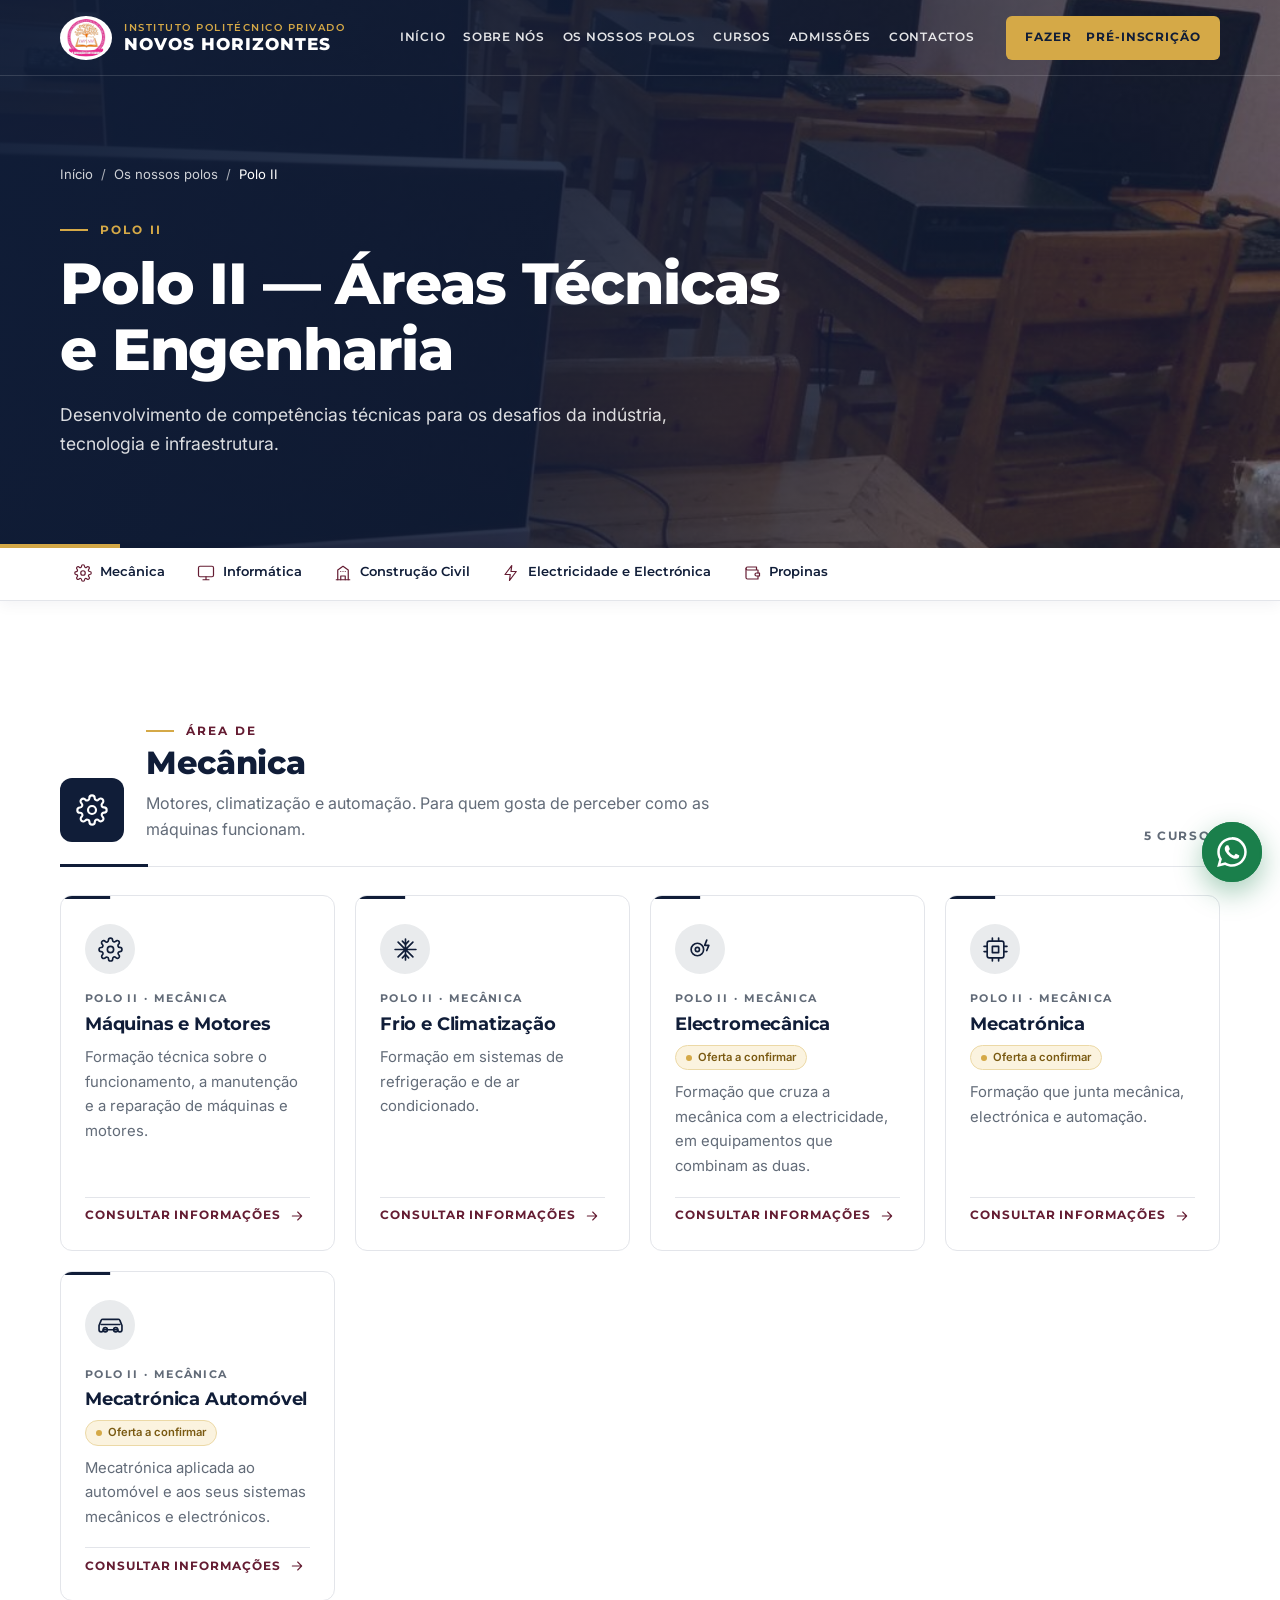
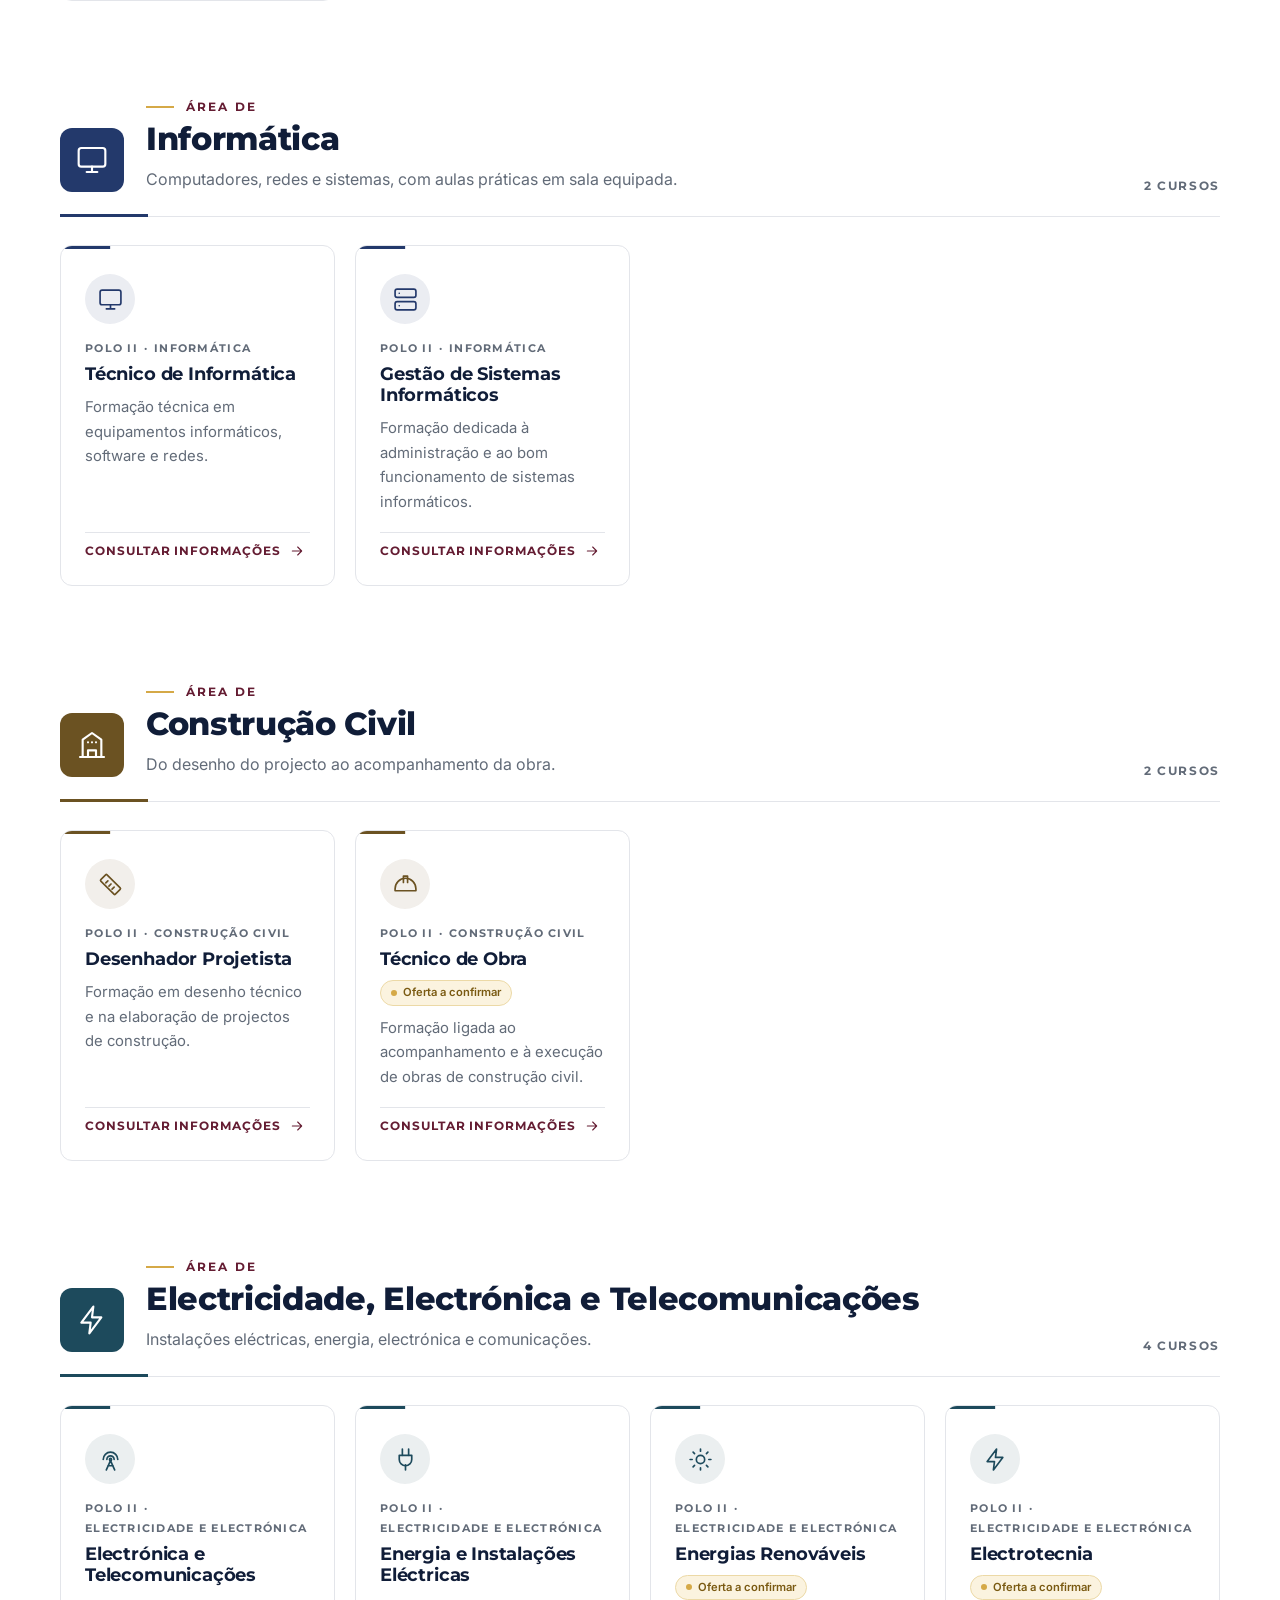
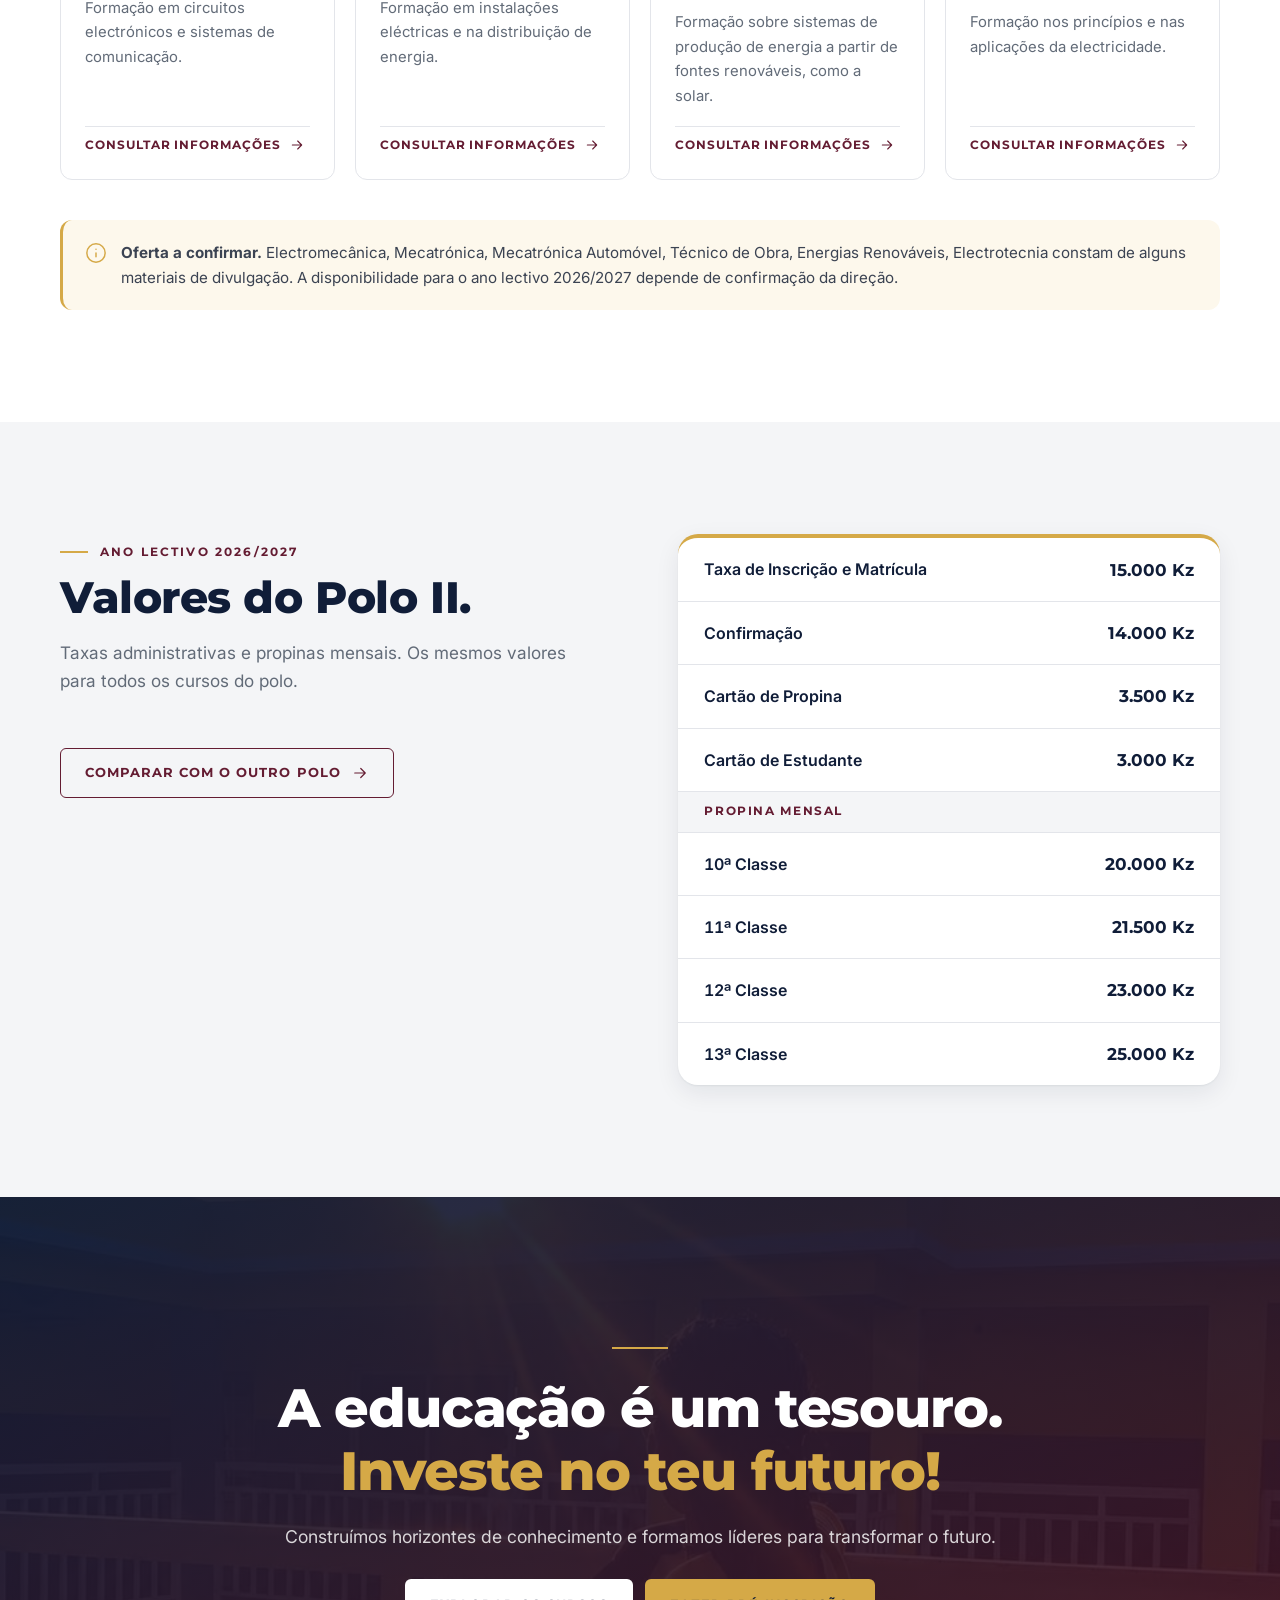
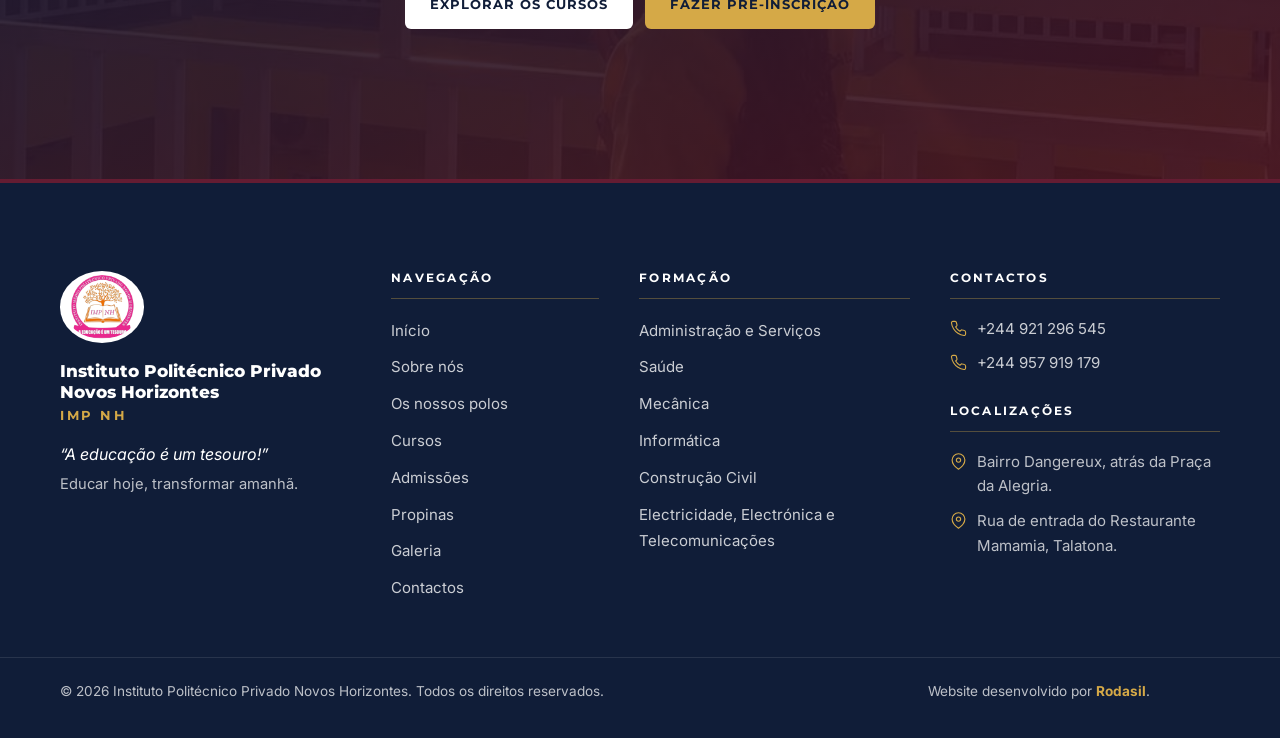
<file: polo-ii/index.html>
<!doctype html>
<html lang="pt">
<head>
<meta charset="utf-8">
<meta name="viewport" content="width=device-width, initial-scale=1">
<meta name="robots" content="noindex, nofollow">
<title>Polo II: Áreas Técnicas e Engenharia | IMP NH</title>
<meta name="description" content="Cursos do Polo II do Instituto Politécnico Privado Novos Horizontes: Mecânica, Informática, Construção Civil, Electricidade, Electrónica e Telecomunicações. Propinas 2026/2027.">
<link rel="canonical" href="https://rodasil-angola.github.io/novos-horizontes/polo-ii/">
<meta property="og:type" content="website">
<meta property="og:locale" content="pt_AO">
<meta property="og:site_name" content="Instituto Politécnico Privado Novos Horizontes">
<meta property="og:title" content="Polo II: Áreas Técnicas e Engenharia | IMP NH">
<meta property="og:description" content="Cursos do Polo II do Instituto Politécnico Privado Novos Horizontes: Mecânica, Informática, Construção Civil, Electricidade, Electrónica e Telecomunicações. Propinas 2026/2027.">
<meta property="og:url" content="https://rodasil-angola.github.io/novos-horizontes/polo-ii/">
<meta property="og:image" content="https://rodasil-angola.github.io/novos-horizontes/assets/img/informatica-sala-01.jpg">
<meta name="twitter:card" content="summary_large_image">
<meta name="theme-color" content="#641C32">
<link rel="icon" type="image/png" href="../assets/img/favicon.png">
<link rel="preconnect" href="https://fonts.googleapis.com">
<link rel="preconnect" href="https://fonts.gstatic.com" crossorigin>
<link href="https://fonts.googleapis.com/css2?family=Montserrat:wght@500;600;700;800&family=Inter:wght@400;500;600&display=swap" rel="stylesheet">
<link rel="stylesheet" href="../assets/css/main.css">
<script>document.documentElement.classList.add('nh-js')</script>
<script type="application/ld+json">{"@context":"https://schema.org","@type":"EducationalOrganization","name":"Instituto Politécnico Privado Novos Horizontes","alternateName":"IMP NH","slogan":"A educação é um tesouro!","url":"https://rodasil-angola.github.io/novos-horizontes/","logo":"https://rodasil-angola.github.io/novos-horizontes/assets/img/logo-imp-nh.png","telephone":["+244921296545","+244957919179"]}</script>

</head>
<body>

<a class="nh-skip" href="#conteudo">Saltar para o conteúdo</a>
<header class="nh-header" data-header>
  <div class="nh-container nh-header__bar">
    <a class="nh-brand" href="../" aria-label="Instituto Politécnico Privado Novos Horizontes, página inicial">
      <img class="nh-brand__logo" src="../assets/img/logo-imp-nh.png" alt="" width="58" height="48">
      <span class="nh-brand__text"><span class="nh-brand__top">Instituto Politécnico Privado</span><span class="nh-brand__name">Novos Horizontes</span></span>
    </a>
    <nav class="nh-nav" aria-label="Navegação principal">
      <ul><li><a href="../">Início</a></li><li><a href="../sobre/">Sobre nós</a></li><li><a href="../polos/">Os nossos polos</a></li><li><a href="../cursos/">Cursos</a></li><li><a href="../admissoes/">Admissões</a></li><li><a href="../contactos/">Contactos</a></li></ul>
    </nav>
    <a class="nh-btn nh-btn--gold nh-header__cta" href="../pre-inscricao/"><span class="nh-hide-xs">Fazer&nbsp;</span>pré-inscrição</a>
    <button class="nh-burger" type="button" aria-expanded="false" aria-controls="nh-menu" data-menu-toggle>
      <span class="nh-sr">Abrir menu</span><svg class="ic " viewBox="0 0 24 24" fill="none" stroke="currentColor" stroke-width="1.6" stroke-linecap="round" stroke-linejoin="round" aria-hidden="true"><path d="M3 6h18M3 12h18M3 18h18"/></svg>
    </button>
  </div>
  <div class="nh-mobile" id="nh-menu" hidden data-menu>
    <nav aria-label="Navegação móvel">
      <ul><li><a href="../">Início</a></li><li><a href="../sobre/">Sobre nós</a></li><li><a href="../polos/">Os nossos polos</a></li><li><a href="../cursos/">Cursos</a></li><li><a href="../admissoes/">Admissões</a></li><li><a href="../contactos/">Contactos</a></li>
        <li><a href="../propinas/">Propinas 2026/2027</a></li>
        <li><a href="../galeria/">Galeria</a></li>
      </ul>
    </nav>
    <a class="nh-btn nh-btn--gold nh-btn--block" href="../pre-inscricao/">Fazer pré-inscrição</a>
    <div class="nh-mobile__tel"><a href="tel:+244921296545"><svg class="ic " viewBox="0 0 24 24" fill="none" stroke="currentColor" stroke-width="1.6" stroke-linecap="round" stroke-linejoin="round" aria-hidden="true"><path d="M22 16.9v3a2 2 0 0 1-2.2 2 19.8 19.8 0 0 1-8.6-3.1 19.5 19.5 0 0 1-6-6A19.8 19.8 0 0 1 2.1 4.2 2 2 0 0 1 4.1 2h3a2 2 0 0 1 2 1.7c.1 1 .4 1.9.7 2.8a2 2 0 0 1-.5 2.1L8 9.9a16 16 0 0 0 6 6l1.3-1.3a2 2 0 0 1 2.1-.4c.9.3 1.8.6 2.8.7a2 2 0 0 1 1.7 2z"/></svg> +244 921 296 545</a><a href="tel:+244957919179"><svg class="ic " viewBox="0 0 24 24" fill="none" stroke="currentColor" stroke-width="1.6" stroke-linecap="round" stroke-linejoin="round" aria-hidden="true"><path d="M22 16.9v3a2 2 0 0 1-2.2 2 19.8 19.8 0 0 1-8.6-3.1 19.5 19.5 0 0 1-6-6A19.8 19.8 0 0 1 2.1 4.2 2 2 0 0 1 4.1 2h3a2 2 0 0 1 2 1.7c.1 1 .4 1.9.7 2.8a2 2 0 0 1-.5 2.1L8 9.9a16 16 0 0 0 6 6l1.3-1.3a2 2 0 0 1 2.1-.4c.9.3 1.8.6 2.8.7a2 2 0 0 1 1.7 2z"/></svg> +244 957 919 179</a></div>
  </div>
</header>
<main id="conteudo">

<section class="nh-phero nh-phero--navy">
  <img class="nh-phero__bg" src="../assets/img/informatica-sala-01.jpg" alt="" fetchpriority="high">
  <div class="nh-container nh-phero__inner">
    <nav class="nh-crumbs" aria-label="Localização na página"><a href="../">Início</a><span aria-hidden="true">/</span><a href="../polos/">Os nossos polos</a><span aria-hidden="true">/</span><span aria-current="page">Polo II</span></nav>
    <p class="nh-eyebrow nh-eyebrow--light">Polo II</p>
    <h1 class="nh-phero__title">Polo II — Áreas Técnicas e Engenharia</h1>
    <p class="nh-phero__text">Desenvolvimento de competências técnicas para os desafios da indústria, tecnologia e infraestrutura.</p>
    
  </div>
</section>
<nav class="nh-subnav" aria-label="Áreas do Polo II"><div class="nh-container"><a href="#mecanica"><svg class="ic " viewBox="0 0 24 24" fill="none" stroke="currentColor" stroke-width="1.6" stroke-linecap="round" stroke-linejoin="round" aria-hidden="true"><circle cx="12" cy="12" r="3"/><path d="M19.4 15a1.7 1.7 0 0 0 .3 1.8l.1.1a2 2 0 1 1-2.8 2.8l-.1-.1a1.7 1.7 0 0 0-1.8-.3 1.7 1.7 0 0 0-1 1.5V21a2 2 0 1 1-4 0v-.1a1.7 1.7 0 0 0-1.1-1.5 1.7 1.7 0 0 0-1.8.3l-.1.1a2 2 0 1 1-2.8-2.8l.1-.1a1.7 1.7 0 0 0 .3-1.8 1.7 1.7 0 0 0-1.5-1H3a2 2 0 1 1 0-4h.1a1.7 1.7 0 0 0 1.5-1.1 1.7 1.7 0 0 0-.3-1.8l-.1-.1a2 2 0 1 1 2.8-2.8l.1.1a1.7 1.7 0 0 0 1.8.3H9a1.7 1.7 0 0 0 1-1.5V3a2 2 0 1 1 4 0v.1a1.7 1.7 0 0 0 1 1.5 1.7 1.7 0 0 0 1.8-.3l.1-.1a2 2 0 1 1 2.8 2.8l-.1.1a1.7 1.7 0 0 0-.3 1.8V9a1.7 1.7 0 0 0 1.5 1H21a2 2 0 1 1 0 4h-.1a1.7 1.7 0 0 0-1.5 1z"/></svg>Mecânica</a><a href="#informatica"><svg class="ic " viewBox="0 0 24 24" fill="none" stroke="currentColor" stroke-width="1.6" stroke-linecap="round" stroke-linejoin="round" aria-hidden="true"><rect x="2" y="3" width="20" height="14" rx="2"/><path d="M8 21h8M12 17v4"/></svg>Informática</a><a href="#construcao"><svg class="ic " viewBox="0 0 24 24" fill="none" stroke="currentColor" stroke-width="1.6" stroke-linecap="round" stroke-linejoin="round" aria-hidden="true"><path d="M3 21h18"/><path d="M5 21V8l7-5 7 5v13"/><path d="M9 21v-5h6v5"/><path d="M9 10h.01M15 10h.01M12 10h.01"/></svg>Construção Civil</a><a href="#electricidade"><svg class="ic " viewBox="0 0 24 24" fill="none" stroke="currentColor" stroke-width="1.6" stroke-linecap="round" stroke-linejoin="round" aria-hidden="true"><path d="M13 2 4 14h7l-1 8 9-12h-7l1-8z"/></svg>Electricidade e Electrónica</a><a href="#valores-polo"><svg class="ic " viewBox="0 0 24 24" fill="none" stroke="currentColor" stroke-width="1.6" stroke-linecap="round" stroke-linejoin="round" aria-hidden="true"><path d="M20 12V8H6a2 2 0 0 1 0-4h12v4"/><path d="M4 6v12a2 2 0 0 0 2 2h14v-4"/><path d="M18 12a2 2 0 0 0 0 4h4v-4z"/></svg>Propinas</a></div></nav>
<div class="nh-section nh-polo-page"><div class="nh-container">
  <section class="nh-cat nh-cat--mecanica" id="mecanica" aria-labelledby="cat-mecanica">
  <div class="nh-cat__head" data-reveal>
    <span class="nh-cat__icon"><svg class="ic " viewBox="0 0 24 24" fill="none" stroke="currentColor" stroke-width="1.6" stroke-linecap="round" stroke-linejoin="round" aria-hidden="true"><circle cx="12" cy="12" r="3"/><path d="M19.4 15a1.7 1.7 0 0 0 .3 1.8l.1.1a2 2 0 1 1-2.8 2.8l-.1-.1a1.7 1.7 0 0 0-1.8-.3 1.7 1.7 0 0 0-1 1.5V21a2 2 0 1 1-4 0v-.1a1.7 1.7 0 0 0-1.1-1.5 1.7 1.7 0 0 0-1.8.3l-.1.1a2 2 0 1 1-2.8-2.8l.1-.1a1.7 1.7 0 0 0 .3-1.8 1.7 1.7 0 0 0-1.5-1H3a2 2 0 1 1 0-4h.1a1.7 1.7 0 0 0 1.5-1.1 1.7 1.7 0 0 0-.3-1.8l-.1-.1a2 2 0 1 1 2.8-2.8l.1.1a1.7 1.7 0 0 0 1.8.3H9a1.7 1.7 0 0 0 1-1.5V3a2 2 0 1 1 4 0v.1a1.7 1.7 0 0 0 1 1.5 1.7 1.7 0 0 0 1.8-.3l.1-.1a2 2 0 1 1 2.8 2.8l-.1.1a1.7 1.7 0 0 0-.3 1.8V9a1.7 1.7 0 0 0 1.5 1H21a2 2 0 1 1 0 4h-.1a1.7 1.7 0 0 0-1.5 1z"/></svg></span>
    <div><p class="nh-eyebrow">Área de</p><h2 class="nh-cat__title" id="cat-mecanica">Mecânica</h2><p class="nh-cat__intro">Motores, climatização e automação. Para quem gosta de perceber como as máquinas funcionam.</p></div>
    <span class="nh-cat__count">5 cursos</span>
  </div>
  <div class="nh-grid nh-grid--courses"><article class="nh-course nh-course--polo-ii" data-course data-polo="polo-ii" data-area="mecanica">
  <div class="nh-course__icon"><svg class="ic " viewBox="0 0 24 24" fill="none" stroke="currentColor" stroke-width="1.6" stroke-linecap="round" stroke-linejoin="round" aria-hidden="true"><circle cx="12" cy="12" r="3"/><path d="M19.4 15a1.7 1.7 0 0 0 .3 1.8l.1.1a2 2 0 1 1-2.8 2.8l-.1-.1a1.7 1.7 0 0 0-1.8-.3 1.7 1.7 0 0 0-1 1.5V21a2 2 0 1 1-4 0v-.1a1.7 1.7 0 0 0-1.1-1.5 1.7 1.7 0 0 0-1.8.3l-.1.1a2 2 0 1 1-2.8-2.8l.1-.1a1.7 1.7 0 0 0 .3-1.8 1.7 1.7 0 0 0-1.5-1H3a2 2 0 1 1 0-4h.1a1.7 1.7 0 0 0 1.5-1.1 1.7 1.7 0 0 0-.3-1.8l-.1-.1a2 2 0 1 1 2.8-2.8l.1.1a1.7 1.7 0 0 0 1.8.3H9a1.7 1.7 0 0 0 1-1.5V3a2 2 0 1 1 4 0v.1a1.7 1.7 0 0 0 1 1.5 1.7 1.7 0 0 0 1.8-.3l.1-.1a2 2 0 1 1 2.8 2.8l-.1.1a1.7 1.7 0 0 0-.3 1.8V9a1.7 1.7 0 0 0 1.5 1H21a2 2 0 1 1 0 4h-.1a1.7 1.7 0 0 0-1.5 1z"/></svg></div>
  <div class="nh-course__meta"><span>Polo II</span><span aria-hidden="true">·</span><span>Mecânica</span></div>
  <h3 class="nh-course__title">Máquinas e Motores</h3>
  
  <p class="nh-course__desc">Formação técnica sobre o funcionamento, a manutenção e a reparação de máquinas e motores.</p>
  <button class="nh-course__btn" type="button" data-course-open="maquinas-motores">Consultar informações <svg class="ic " viewBox="0 0 24 24" fill="none" stroke="currentColor" stroke-width="1.6" stroke-linecap="round" stroke-linejoin="round" aria-hidden="true"><path d="M5 12h14M13 6l6 6-6 6"/></svg></button>
</article><article class="nh-course nh-course--polo-ii" data-course data-polo="polo-ii" data-area="mecanica">
  <div class="nh-course__icon"><svg class="ic " viewBox="0 0 24 24" fill="none" stroke="currentColor" stroke-width="1.6" stroke-linecap="round" stroke-linejoin="round" aria-hidden="true"><path d="M12 2v20M4.9 4.9l14.2 14.2M2 12h20M4.9 19.1 19.1 4.9"/><path d="m9 4 3 3 3-3M9 20l3-3 3 3"/></svg></div>
  <div class="nh-course__meta"><span>Polo II</span><span aria-hidden="true">·</span><span>Mecânica</span></div>
  <h3 class="nh-course__title">Frio e Climatização</h3>
  
  <p class="nh-course__desc">Formação em sistemas de refrigeração e de ar condicionado.</p>
  <button class="nh-course__btn" type="button" data-course-open="frio-climatizacao">Consultar informações <svg class="ic " viewBox="0 0 24 24" fill="none" stroke="currentColor" stroke-width="1.6" stroke-linecap="round" stroke-linejoin="round" aria-hidden="true"><path d="M5 12h14M13 6l6 6-6 6"/></svg></button>
</article><article class="nh-course nh-course--polo-ii" data-course data-polo="polo-ii" data-area="mecanica">
  <div class="nh-course__icon"><svg class="ic " viewBox="0 0 24 24" fill="none" stroke="currentColor" stroke-width="1.6" stroke-linecap="round" stroke-linejoin="round" aria-hidden="true"><circle cx="9" cy="12" r="6"/><circle cx="9" cy="12" r="2"/><path d="M18 3l-2 5h4l-2 5"/></svg></div>
  <div class="nh-course__meta"><span>Polo II</span><span aria-hidden="true">·</span><span>Mecânica</span></div>
  <h3 class="nh-course__title">Electromecânica</h3>
  <p class="nh-badge" title="Disponibilidade para 2026/2027 a confirmar pela direção">Oferta a confirmar</p>
  <p class="nh-course__desc">Formação que cruza a mecânica com a electricidade, em equipamentos que combinam as duas.</p>
  <button class="nh-course__btn" type="button" data-course-open="electromecanica">Consultar informações <svg class="ic " viewBox="0 0 24 24" fill="none" stroke="currentColor" stroke-width="1.6" stroke-linecap="round" stroke-linejoin="round" aria-hidden="true"><path d="M5 12h14M13 6l6 6-6 6"/></svg></button>
</article><article class="nh-course nh-course--polo-ii" data-course data-polo="polo-ii" data-area="mecanica">
  <div class="nh-course__icon"><svg class="ic " viewBox="0 0 24 24" fill="none" stroke="currentColor" stroke-width="1.6" stroke-linecap="round" stroke-linejoin="round" aria-hidden="true"><rect x="4" y="4" width="16" height="16" rx="2"/><rect x="9" y="9" width="6" height="6"/><path d="M9 1v3M15 1v3M9 20v3M15 20v3M20 9h3M20 14h3M1 9h3M1 14h3"/></svg></div>
  <div class="nh-course__meta"><span>Polo II</span><span aria-hidden="true">·</span><span>Mecânica</span></div>
  <h3 class="nh-course__title">Mecatrónica</h3>
  <p class="nh-badge" title="Disponibilidade para 2026/2027 a confirmar pela direção">Oferta a confirmar</p>
  <p class="nh-course__desc">Formação que junta mecânica, electrónica e automação.</p>
  <button class="nh-course__btn" type="button" data-course-open="mecatronica">Consultar informações <svg class="ic " viewBox="0 0 24 24" fill="none" stroke="currentColor" stroke-width="1.6" stroke-linecap="round" stroke-linejoin="round" aria-hidden="true"><path d="M5 12h14M13 6l6 6-6 6"/></svg></button>
</article><article class="nh-course nh-course--polo-ii" data-course data-polo="polo-ii" data-area="mecanica">
  <div class="nh-course__icon"><svg class="ic " viewBox="0 0 24 24" fill="none" stroke="currentColor" stroke-width="1.6" stroke-linecap="round" stroke-linejoin="round" aria-hidden="true"><path d="M5 17h14M5 17a2 2 0 1 1-4 0v-4l2-5a2 2 0 0 1 2-1h14a2 2 0 0 1 2 1l2 5v4a2 2 0 1 1-4 0"/><circle cx="7" cy="17" r="2"/><circle cx="17" cy="17" r="2"/><path d="M3 12h18"/></svg></div>
  <div class="nh-course__meta"><span>Polo II</span><span aria-hidden="true">·</span><span>Mecânica</span></div>
  <h3 class="nh-course__title">Mecatrónica Automóvel</h3>
  <p class="nh-badge" title="Disponibilidade para 2026/2027 a confirmar pela direção">Oferta a confirmar</p>
  <p class="nh-course__desc">Mecatrónica aplicada ao automóvel e aos seus sistemas mecânicos e electrónicos.</p>
  <button class="nh-course__btn" type="button" data-course-open="mecatronica-automovel">Consultar informações <svg class="ic " viewBox="0 0 24 24" fill="none" stroke="currentColor" stroke-width="1.6" stroke-linecap="round" stroke-linejoin="round" aria-hidden="true"><path d="M5 12h14M13 6l6 6-6 6"/></svg></button>
</article></div>
</section><section class="nh-cat nh-cat--informatica" id="informatica" aria-labelledby="cat-informatica">
  <div class="nh-cat__head" data-reveal>
    <span class="nh-cat__icon"><svg class="ic " viewBox="0 0 24 24" fill="none" stroke="currentColor" stroke-width="1.6" stroke-linecap="round" stroke-linejoin="round" aria-hidden="true"><rect x="2" y="3" width="20" height="14" rx="2"/><path d="M8 21h8M12 17v4"/></svg></span>
    <div><p class="nh-eyebrow">Área de</p><h2 class="nh-cat__title" id="cat-informatica">Informática</h2><p class="nh-cat__intro">Computadores, redes e sistemas, com aulas práticas em sala equipada.</p></div>
    <span class="nh-cat__count">2 cursos</span>
  </div>
  <div class="nh-grid nh-grid--courses"><article class="nh-course nh-course--polo-ii" data-course data-polo="polo-ii" data-area="informatica">
  <div class="nh-course__icon"><svg class="ic " viewBox="0 0 24 24" fill="none" stroke="currentColor" stroke-width="1.6" stroke-linecap="round" stroke-linejoin="round" aria-hidden="true"><rect x="2" y="3" width="20" height="14" rx="2"/><path d="M8 21h8M12 17v4"/></svg></div>
  <div class="nh-course__meta"><span>Polo II</span><span aria-hidden="true">·</span><span>Informática</span></div>
  <h3 class="nh-course__title">Técnico de Informática</h3>
  
  <p class="nh-course__desc">Formação técnica em equipamentos informáticos, software e redes.</p>
  <button class="nh-course__btn" type="button" data-course-open="tecnico-informatica">Consultar informações <svg class="ic " viewBox="0 0 24 24" fill="none" stroke="currentColor" stroke-width="1.6" stroke-linecap="round" stroke-linejoin="round" aria-hidden="true"><path d="M5 12h14M13 6l6 6-6 6"/></svg></button>
</article><article class="nh-course nh-course--polo-ii" data-course data-polo="polo-ii" data-area="informatica">
  <div class="nh-course__icon"><svg class="ic " viewBox="0 0 24 24" fill="none" stroke="currentColor" stroke-width="1.6" stroke-linecap="round" stroke-linejoin="round" aria-hidden="true"><rect x="2" y="2" width="20" height="8" rx="2"/><rect x="2" y="14" width="20" height="8" rx="2"/><path d="M6 6h.01M6 18h.01"/></svg></div>
  <div class="nh-course__meta"><span>Polo II</span><span aria-hidden="true">·</span><span>Informática</span></div>
  <h3 class="nh-course__title">Gestão de Sistemas Informáticos</h3>
  
  <p class="nh-course__desc">Formação dedicada à administração e ao bom funcionamento de sistemas informáticos.</p>
  <button class="nh-course__btn" type="button" data-course-open="gestao-sistemas">Consultar informações <svg class="ic " viewBox="0 0 24 24" fill="none" stroke="currentColor" stroke-width="1.6" stroke-linecap="round" stroke-linejoin="round" aria-hidden="true"><path d="M5 12h14M13 6l6 6-6 6"/></svg></button>
</article></div>
</section><section class="nh-cat nh-cat--construcao" id="construcao" aria-labelledby="cat-construcao">
  <div class="nh-cat__head" data-reveal>
    <span class="nh-cat__icon"><svg class="ic " viewBox="0 0 24 24" fill="none" stroke="currentColor" stroke-width="1.6" stroke-linecap="round" stroke-linejoin="round" aria-hidden="true"><path d="M3 21h18"/><path d="M5 21V8l7-5 7 5v13"/><path d="M9 21v-5h6v5"/><path d="M9 10h.01M15 10h.01M12 10h.01"/></svg></span>
    <div><p class="nh-eyebrow">Área de</p><h2 class="nh-cat__title" id="cat-construcao">Construção Civil</h2><p class="nh-cat__intro">Do desenho do projecto ao acompanhamento da obra.</p></div>
    <span class="nh-cat__count">2 cursos</span>
  </div>
  <div class="nh-grid nh-grid--courses"><article class="nh-course nh-course--polo-ii" data-course data-polo="polo-ii" data-area="construcao">
  <div class="nh-course__icon"><svg class="ic " viewBox="0 0 24 24" fill="none" stroke="currentColor" stroke-width="1.6" stroke-linecap="round" stroke-linejoin="round" aria-hidden="true"><path d="M21.3 15.3 8.7 2.7a1 1 0 0 0-1.4 0L2.7 7.3a1 1 0 0 0 0 1.4l12.6 12.6a1 1 0 0 0 1.4 0l4.6-4.6a1 1 0 0 0 0-1.4z"/><path d="m7.5 10.5 2-2M10.5 13.5l2-2M13.5 16.5l2-2"/></svg></div>
  <div class="nh-course__meta"><span>Polo II</span><span aria-hidden="true">·</span><span>Construção Civil</span></div>
  <h3 class="nh-course__title">Desenhador Projetista</h3>
  
  <p class="nh-course__desc">Formação em desenho técnico e na elaboração de projectos de construção.</p>
  <button class="nh-course__btn" type="button" data-course-open="desenhador-projetista">Consultar informações <svg class="ic " viewBox="0 0 24 24" fill="none" stroke="currentColor" stroke-width="1.6" stroke-linecap="round" stroke-linejoin="round" aria-hidden="true"><path d="M5 12h14M13 6l6 6-6 6"/></svg></button>
</article><article class="nh-course nh-course--polo-ii" data-course data-polo="polo-ii" data-area="construcao">
  <div class="nh-course__icon"><svg class="ic " viewBox="0 0 24 24" fill="none" stroke="currentColor" stroke-width="1.6" stroke-linecap="round" stroke-linejoin="round" aria-hidden="true"><path d="M2 18h20v-2a10 10 0 0 0-20 0z"/><path d="M10 6V4h4v2M10 10V6M14 10V6"/></svg></div>
  <div class="nh-course__meta"><span>Polo II</span><span aria-hidden="true">·</span><span>Construção Civil</span></div>
  <h3 class="nh-course__title">Técnico de Obra</h3>
  <p class="nh-badge" title="Disponibilidade para 2026/2027 a confirmar pela direção">Oferta a confirmar</p>
  <p class="nh-course__desc">Formação ligada ao acompanhamento e à execução de obras de construção civil.</p>
  <button class="nh-course__btn" type="button" data-course-open="tecnico-obra">Consultar informações <svg class="ic " viewBox="0 0 24 24" fill="none" stroke="currentColor" stroke-width="1.6" stroke-linecap="round" stroke-linejoin="round" aria-hidden="true"><path d="M5 12h14M13 6l6 6-6 6"/></svg></button>
</article></div>
</section><section class="nh-cat nh-cat--electricidade" id="electricidade" aria-labelledby="cat-electricidade">
  <div class="nh-cat__head" data-reveal>
    <span class="nh-cat__icon"><svg class="ic " viewBox="0 0 24 24" fill="none" stroke="currentColor" stroke-width="1.6" stroke-linecap="round" stroke-linejoin="round" aria-hidden="true"><path d="M13 2 4 14h7l-1 8 9-12h-7l1-8z"/></svg></span>
    <div><p class="nh-eyebrow">Área de</p><h2 class="nh-cat__title" id="cat-electricidade">Electricidade, Electrónica e Telecomunicações</h2><p class="nh-cat__intro">Instalações eléctricas, energia, electrónica e comunicações.</p></div>
    <span class="nh-cat__count">4 cursos</span>
  </div>
  <div class="nh-grid nh-grid--courses"><article class="nh-course nh-course--polo-ii" data-course data-polo="polo-ii" data-area="electricidade">
  <div class="nh-course__icon"><svg class="ic " viewBox="0 0 24 24" fill="none" stroke="currentColor" stroke-width="1.6" stroke-linecap="round" stroke-linejoin="round" aria-hidden="true"><path d="M5 12a7 7 0 0 1 14 0M8.5 12a3.5 3.5 0 0 1 7 0"/><circle cx="12" cy="12" r="1"/><path d="m12 13-4 9M12 13l4 9M9.5 18h5"/></svg></div>
  <div class="nh-course__meta"><span>Polo II</span><span aria-hidden="true">·</span><span>Electricidade e Electrónica</span></div>
  <h3 class="nh-course__title">Electrónica e Telecomunicações</h3>
  
  <p class="nh-course__desc">Formação em circuitos electrónicos e sistemas de comunicação.</p>
  <button class="nh-course__btn" type="button" data-course-open="electronica-telecom">Consultar informações <svg class="ic " viewBox="0 0 24 24" fill="none" stroke="currentColor" stroke-width="1.6" stroke-linecap="round" stroke-linejoin="round" aria-hidden="true"><path d="M5 12h14M13 6l6 6-6 6"/></svg></button>
</article><article class="nh-course nh-course--polo-ii" data-course data-polo="polo-ii" data-area="electricidade">
  <div class="nh-course__icon"><svg class="ic " viewBox="0 0 24 24" fill="none" stroke="currentColor" stroke-width="1.6" stroke-linecap="round" stroke-linejoin="round" aria-hidden="true"><path d="M12 22v-5M9 8V2M15 8V2"/><path d="M18 8v4a6 6 0 0 1-12 0V8z"/></svg></div>
  <div class="nh-course__meta"><span>Polo II</span><span aria-hidden="true">·</span><span>Electricidade e Electrónica</span></div>
  <h3 class="nh-course__title">Energia e Instalações Eléctricas</h3>
  
  <p class="nh-course__desc">Formação em instalações eléctricas e na distribuição de energia.</p>
  <button class="nh-course__btn" type="button" data-course-open="energia-instalacoes">Consultar informações <svg class="ic " viewBox="0 0 24 24" fill="none" stroke="currentColor" stroke-width="1.6" stroke-linecap="round" stroke-linejoin="round" aria-hidden="true"><path d="M5 12h14M13 6l6 6-6 6"/></svg></button>
</article><article class="nh-course nh-course--polo-ii" data-course data-polo="polo-ii" data-area="electricidade">
  <div class="nh-course__icon"><svg class="ic " viewBox="0 0 24 24" fill="none" stroke="currentColor" stroke-width="1.6" stroke-linecap="round" stroke-linejoin="round" aria-hidden="true"><circle cx="12" cy="12" r="4"/><path d="M12 2v2M12 20v2M4.9 4.9l1.4 1.4M17.7 17.7l1.4 1.4M2 12h2M20 12h2M4.9 19.1l1.4-1.4M17.7 6.3l1.4-1.4"/></svg></div>
  <div class="nh-course__meta"><span>Polo II</span><span aria-hidden="true">·</span><span>Electricidade e Electrónica</span></div>
  <h3 class="nh-course__title">Energias Renováveis</h3>
  <p class="nh-badge" title="Disponibilidade para 2026/2027 a confirmar pela direção">Oferta a confirmar</p>
  <p class="nh-course__desc">Formação sobre sistemas de produção de energia a partir de fontes renováveis, como a solar.</p>
  <button class="nh-course__btn" type="button" data-course-open="energias-renovaveis">Consultar informações <svg class="ic " viewBox="0 0 24 24" fill="none" stroke="currentColor" stroke-width="1.6" stroke-linecap="round" stroke-linejoin="round" aria-hidden="true"><path d="M5 12h14M13 6l6 6-6 6"/></svg></button>
</article><article class="nh-course nh-course--polo-ii" data-course data-polo="polo-ii" data-area="electricidade">
  <div class="nh-course__icon"><svg class="ic " viewBox="0 0 24 24" fill="none" stroke="currentColor" stroke-width="1.6" stroke-linecap="round" stroke-linejoin="round" aria-hidden="true"><path d="M13 2 4 14h7l-1 8 9-12h-7l1-8z"/></svg></div>
  <div class="nh-course__meta"><span>Polo II</span><span aria-hidden="true">·</span><span>Electricidade e Electrónica</span></div>
  <h3 class="nh-course__title">Electrotecnia</h3>
  <p class="nh-badge" title="Disponibilidade para 2026/2027 a confirmar pela direção">Oferta a confirmar</p>
  <p class="nh-course__desc">Formação nos princípios e nas aplicações da electricidade.</p>
  <button class="nh-course__btn" type="button" data-course-open="electrotecnia">Consultar informações <svg class="ic " viewBox="0 0 24 24" fill="none" stroke="currentColor" stroke-width="1.6" stroke-linecap="round" stroke-linejoin="round" aria-hidden="true"><path d="M5 12h14M13 6l6 6-6 6"/></svg></button>
</article></div>
</section>
  <p class="nh-note nh-note--warn" data-reveal><svg class="ic " viewBox="0 0 24 24" fill="none" stroke="currentColor" stroke-width="1.6" stroke-linecap="round" stroke-linejoin="round" aria-hidden="true"><circle cx="12" cy="12" r="10"/><path d="M12 16v-4M12 8h.01"/></svg><span><strong>Oferta a confirmar.</strong> Electromecânica, Mecatrónica, Mecatrónica Automóvel, Técnico de Obra, Energias Renováveis, Electrotecnia constam de alguns materiais de divulgação. A disponibilidade para o ano lectivo 2026/2027 depende de confirmação da direção.</span></p>
</div></div>
<section class="nh-section nh-section--alt" id="valores-polo" aria-labelledby="vp-t">
  <div class="nh-container nh-split nh-split--top">
    <div><div class="nh-sh nh-sh--left" data-reveal>
  <p class="nh-eyebrow">Ano lectivo 2026/2027</p>
  <h2 class="nh-sh__title"><span id="vp-t">Valores do Polo II.</span></h2>
  <p class="nh-sh__text">Taxas administrativas e propinas mensais. Os mesmos valores para todos os cursos do polo.</p>
</div>
      <div class="nh-actions" data-reveal><a class="nh-btn nh-btn--outline" href="../propinas/">Comparar com o outro polo <svg class="ic " viewBox="0 0 24 24" fill="none" stroke="currentColor" stroke-width="1.6" stroke-linecap="round" stroke-linejoin="round" aria-hidden="true"><path d="M5 12h14M13 6l6 6-6 6"/></svg></a></div></div>
    <div class="nh-minifees" data-reveal>
      <table class="nh-table nh-table--single"><caption class="nh-sr">Taxas e propinas do Polo II</caption>
        <tbody>
          <tr><th scope="row">Taxa de Inscrição e Matrícula</th><td class="nh-num">15.000 Kz</td></tr><tr><th scope="row">Confirmação</th><td class="nh-num">14.000 Kz</td></tr><tr><th scope="row">Cartão de Propina</th><td class="nh-num">3.500 Kz</td></tr><tr><th scope="row">Cartão de Estudante</th><td class="nh-num">3.000 Kz</td></tr>
          <tr class="nh-table__sep"><th scope="row" colspan="2">Propina mensal</th></tr>
          <tr><th scope="row">10ª Classe</th><td class="nh-num">20.000 Kz</td></tr><tr><th scope="row">11ª Classe</th><td class="nh-num">21.500 Kz</td></tr><tr><th scope="row">12ª Classe</th><td class="nh-num">23.000 Kz</td></tr><tr><th scope="row">13ª Classe</th><td class="nh-num">25.000 Kz</td></tr>
        </tbody></table>
    </div>
  </div>
</section>
<section class="nh-final" aria-labelledby="final-t">
  <img class="nh-final__bg" src="../assets/img/campus-entardecer.jpg" alt="" loading="lazy">
  <div class="nh-container nh-final__inner" data-reveal>
    <span class="nh-final__rule" aria-hidden="true"></span>
    <h2 id="final-t" class="nh-final__title">A educação é um tesouro. <em>Investe no teu futuro!</em></h2>
    <p>Construímos horizontes de conhecimento e formamos líderes para transformar o futuro.</p>
    <div class="nh-actions nh-actions--center"><a class="nh-btn nh-btn--light" href="../cursos/">Explorar os cursos</a><a class="nh-btn nh-btn--gold" href="../pre-inscricao/">Fazer pré-inscrição</a></div>
  </div>
</section>
<div class="nh-modal" data-modal hidden>
  <div class="nh-modal__backdrop" data-modal-close></div>
  <div class="nh-modal__dialog" role="dialog" aria-modal="true" aria-labelledby="nh-modal-title" tabindex="-1">
    <button class="nh-modal__close" type="button" data-modal-close><span class="nh-sr">Fechar</span><svg class="ic " viewBox="0 0 24 24" fill="none" stroke="currentColor" stroke-width="1.6" stroke-linecap="round" stroke-linejoin="round" aria-hidden="true"><path d="M18 6 6 18M6 6l12 12"/></svg></button>
    <div class="nh-modal__icon" data-m="icon"></div>
    <p class="nh-modal__meta" data-m="meta"></p>
    <h2 class="nh-modal__title" id="nh-modal-title" data-m="title"></h2>
    <p class="nh-badge" data-m="badge" hidden>Oferta a confirmar: disponibilidade para 2026/2027 sujeita a validação da direção.</p>
    <p class="nh-modal__desc" data-m="desc"></p>
    <p class="nh-modal__note">Duração, plano curricular e horários: pergunte à secretaria. Respondemos por telefone ou WhatsApp.</p>
    <div class="nh-modal__fees" data-m="fees"></div>
    <div class="nh-actions">
      <a class="nh-btn nh-btn--primary" data-m="pre" href="../pre-inscricao/">Fazer pré-inscrição</a>
      <a class="nh-btn nh-btn--outline" data-m="wa" href="https://wa.me/244921296545?text=Ol%C3%A1!%20Gostaria%20de%20obter%20informa%C3%A7%C3%B5es%20sobre%20os%20cursos%2C%20matr%C3%ADculas%20e%20propinas%20do%20Instituto%20Polit%C3%A9cnico%20Privado%20Novos%20Horizontes." target="_blank" rel="noopener"><svg class="ic ic--wa" viewBox="0 0 24 24" aria-hidden="true"><path fill="currentColor" d="M17.5 14.4c-.3-.1-1.7-.8-2-.9-.3-.1-.5-.1-.7.1-.2.3-.8.9-.9 1.1-.2.2-.3.2-.6.1-.3-.1-1.2-.5-2.3-1.4-.9-.8-1.4-1.7-1.6-2-.2-.3 0-.5.1-.6l.4-.5c.1-.2.2-.3.3-.5.1-.2 0-.4 0-.5l-.9-2.2c-.2-.6-.5-.5-.7-.5h-.6c-.2 0-.5.1-.8.4-.3.3-1 1-1 2.4s1 2.8 1.2 3c.1.2 2 3.1 4.9 4.3.7.3 1.2.5 1.6.6.7.2 1.3.2 1.8.1.6-.1 1.7-.7 1.9-1.4.2-.7.2-1.2.2-1.4-.1-.1-.3-.2-.6-.3zM12 21.8c-1.8 0-3.5-.5-5-1.4l-.4-.2-3.7 1 1-3.6-.2-.4c-1-1.6-1.5-3.4-1.5-5.2C2.2 6.6 6.6 2.2 12 2.2c2.6 0 5.1 1 6.9 2.9 1.9 1.9 2.9 4.3 2.9 6.9 0 5.4-4.4 9.8-9.8 9.8zm8.4-18.2A11.8 11.8 0 0 0 12 .1C5.5.1.2 5.4.2 11.9c0 2.1.5 4.1 1.6 5.9L.1 24l6.3-1.7c1.7.9 3.7 1.4 5.6 1.4 6.5 0 11.8-5.3 11.8-11.8 0-3.2-1.2-6.1-3.4-8.3z"/></svg> Perguntar no WhatsApp</a>
    </div>
  </div>
</div>
<script type="application/json" id="nh-cursos">{"cursos":[{"id":"contabilidade-gestao","nome":"Contabilidade e Gestão","desc":"Formação na área da contabilidade e da gestão financeira, com foco na organização e no controlo das contas de empresas e instituições.","confirmado":true,"area":"administracao","areaNome":"Administração e Serviços","polo":"polo-i","poloNome":"Polo I","icon":"<svg class=\"ic \" viewBox=\"0 0 24 24\" fill=\"none\" stroke=\"currentColor\" stroke-width=\"1.6\" stroke-linecap=\"round\" stroke-linejoin=\"round\" aria-hidden=\"true\"><rect x=\"4\" y=\"2\" width=\"16\" height=\"20\" rx=\"2\"/><path d=\"M8 6h8M8 11h.01M12 11h.01M16 11h.01M8 15h.01M12 15h.01M16 15v4M8 19h.01M12 19h.01\"/></svg>"},{"id":"gestao-empresarial","nome":"Gestão Empresarial","desc":"Formação orientada para o funcionamento das organizações: planeamento, administração e gestão de negócios.","confirmado":true,"area":"administracao","areaNome":"Administração e Serviços","polo":"polo-i","poloNome":"Polo I","icon":"<svg class=\"ic \" viewBox=\"0 0 24 24\" fill=\"none\" stroke=\"currentColor\" stroke-width=\"1.6\" stroke-linecap=\"round\" stroke-linejoin=\"round\" aria-hidden=\"true\"><path d=\"M3 3v18h18\"/><path d=\"m7 15 4-4 3 3 5-6\"/></svg>"},{"id":"informatica-gestao","nome":"Informática e Gestão","desc":"Junta conhecimentos de informática e de gestão, para o uso de ferramentas digitais no dia-a-dia administrativo das organizações.","confirmado":true,"area":"administracao","areaNome":"Administração e Serviços","polo":"polo-i","poloNome":"Polo I","icon":"<svg class=\"ic \" viewBox=\"0 0 24 24\" fill=\"none\" stroke=\"currentColor\" stroke-width=\"1.6\" stroke-linecap=\"round\" stroke-linejoin=\"round\" aria-hidden=\"true\"><rect x=\"2\" y=\"3\" width=\"20\" height=\"14\" rx=\"2\"/><path d=\"M8 21h8M12 17v4\"/></svg>"},{"id":"gestao-rh","nome":"Gestão de Recursos Humanos","desc":"Formação dedicada à gestão de pessoas nas organizações, da administração de pessoal às relações de trabalho.","confirmado":true,"area":"administracao","areaNome":"Administração e Serviços","polo":"polo-i","poloNome":"Polo I","icon":"<svg class=\"ic \" viewBox=\"0 0 24 24\" fill=\"none\" stroke=\"currentColor\" stroke-width=\"1.6\" stroke-linecap=\"round\" stroke-linejoin=\"round\" aria-hidden=\"true\"><path d=\"M17 21v-2a4 4 0 0 0-4-4H5a4 4 0 0 0-4 4v2\"/><circle cx=\"9\" cy=\"7\" r=\"4\"/><path d=\"M23 21v-2a4 4 0 0 0-3-3.9M16 3.1a4 4 0 0 1 0 7.8\"/></svg>"},{"id":"fisioterapia","nome":"Fisioterapia","desc":"Formação na área da reabilitação física e do movimento humano.","confirmado":true,"area":"saude","areaNome":"Saúde","polo":"polo-i","poloNome":"Polo I","icon":"<svg class=\"ic \" viewBox=\"0 0 24 24\" fill=\"none\" stroke=\"currentColor\" stroke-width=\"1.6\" stroke-linecap=\"round\" stroke-linejoin=\"round\" aria-hidden=\"true\"><path d=\"M22 12h-4l-3 9L9 3l-3 9H2\"/></svg>"},{"id":"farmacia","nome":"Farmácia","desc":"Formação ligada ao medicamento: preparação, conservação e dispensa, em contexto farmacêutico.","confirmado":true,"area":"saude","areaNome":"Saúde","polo":"polo-i","poloNome":"Polo I","icon":"<svg class=\"ic \" viewBox=\"0 0 24 24\" fill=\"none\" stroke=\"currentColor\" stroke-width=\"1.6\" stroke-linecap=\"round\" stroke-linejoin=\"round\" aria-hidden=\"true\"><path d=\"M10.5 20.5a5 5 0 0 1-7-7l10-10a5 5 0 0 1 7 7z\"/><path d=\"m8.5 8.5 7 7\"/></svg>"},{"id":"enfermagem","nome":"Enfermagem","desc":"Formação na prestação de cuidados de saúde e no acompanhamento de doentes.","confirmado":true,"area":"saude","areaNome":"Saúde","polo":"polo-i","poloNome":"Polo I","icon":"<svg class=\"ic \" viewBox=\"0 0 24 24\" fill=\"none\" stroke=\"currentColor\" stroke-width=\"1.6\" stroke-linecap=\"round\" stroke-linejoin=\"round\" aria-hidden=\"true\"><path d=\"M20.8 4.6a5.5 5.5 0 0 0-7.8 0L12 5.7l-1-1.1a5.5 5.5 0 0 0-7.8 7.8l1 1.1L12 21l7.8-7.5 1-1.1a5.5 5.5 0 0 0 0-7.8z\"/><path d=\"M7 12h2.5l1.5-3 2 5 1.5-2H17\"/></svg>"},{"id":"analises-clinicas","nome":"Análises Clínicas","desc":"Formação em trabalho de laboratório clínico, apoiada no uso de equipamentos como o microscópio.","confirmado":true,"area":"saude","areaNome":"Saúde","polo":"polo-i","poloNome":"Polo I","icon":"<svg class=\"ic \" viewBox=\"0 0 24 24\" fill=\"none\" stroke=\"currentColor\" stroke-width=\"1.6\" stroke-linecap=\"round\" stroke-linejoin=\"round\" aria-hidden=\"true\"><path d=\"M9 3h6M10 3v6L4.5 18.5A1.7 1.7 0 0 0 6 21h12a1.7 1.7 0 0 0 1.5-2.5L14 9V3\"/><path d=\"M7 15h10\"/></svg>"},{"id":"estomatologia","nome":"Estomatologia","desc":"Formação na área da saúde oral.","confirmado":true,"area":"saude","areaNome":"Saúde","polo":"polo-i","poloNome":"Polo I","icon":"<svg class=\"ic \" viewBox=\"0 0 24 24\" fill=\"none\" stroke=\"currentColor\" stroke-width=\"1.6\" stroke-linecap=\"round\" stroke-linejoin=\"round\" aria-hidden=\"true\"><path d=\"M7 3c-2.5 0-4 2-4 5 0 4 2 5 2.5 8.5.3 2.3 1 4.5 2.5 4.5s1.7-2.5 2.2-4.5c.3-1.3.8-2 1.8-2s1.5.7 1.8 2c.5 2 .7 4.5 2.2 4.5s2.2-2.2 2.5-4.5C19 13 21 12 21 8c0-3-1.5-5-4-5-2 0-3 1-5 1S9 3 7 3z\"/></svg>"},{"id":"nutricao-dietetica","nome":"Nutrição e Dietética","desc":"Formação ligada à alimentação e à sua relação com a saúde.","confirmado":false,"area":"saude","areaNome":"Saúde","polo":"polo-i","poloNome":"Polo I","icon":"<svg class=\"ic \" viewBox=\"0 0 24 24\" fill=\"none\" stroke=\"currentColor\" stroke-width=\"1.6\" stroke-linecap=\"round\" stroke-linejoin=\"round\" aria-hidden=\"true\"><path d=\"M12 7c-1.5-1-5-1.5-6.5 1.5S5 16 7 19s3.5 2 5 1.5c1.5.5 3 1.5 5-1.5s2.5-7.5 1.5-10.5S13.5 6 12 7z\"/><path d=\"M12 7c0-2 1-4 3-4\"/></svg>"},{"id":"saude-ambiental","nome":"Saúde Ambiental","desc":"Formação sobre a relação entre o ambiente e a saúde das populações.","confirmado":false,"area":"saude","areaNome":"Saúde","polo":"polo-i","poloNome":"Polo I","icon":"<svg class=\"ic \" viewBox=\"0 0 24 24\" fill=\"none\" stroke=\"currentColor\" stroke-width=\"1.6\" stroke-linecap=\"round\" stroke-linejoin=\"round\" aria-hidden=\"true\"><path d=\"M11 20A7 7 0 0 1 9.8 6.1C15.5 5 17 4.5 19 2c1 2 2 4.2 2 8 0 5.5-4.8 10-10 10z\"/><path d=\"M2 21c0-3 1.9-5.4 5.1-6C9.5 14.5 12 13 13 12\"/></svg>"},{"id":"radiologia","nome":"Radiologia","desc":"Formação na área do diagnóstico por imagem.","confirmado":false,"area":"saude","areaNome":"Saúde","polo":"polo-i","poloNome":"Polo I","icon":"<svg class=\"ic \" viewBox=\"0 0 24 24\" fill=\"none\" stroke=\"currentColor\" stroke-width=\"1.6\" stroke-linecap=\"round\" stroke-linejoin=\"round\" aria-hidden=\"true\"><path d=\"M3 7V5a2 2 0 0 1 2-2h2M17 3h2a2 2 0 0 1 2 2v2M21 17v2a2 2 0 0 1-2 2h-2M7 21H5a2 2 0 0 1-2-2v-2\"/><path d=\"M12 7v10M9 9h6M9 12h6M10 15h4\"/></svg>"},{"id":"maquinas-motores","nome":"Máquinas e Motores","desc":"Formação técnica sobre o funcionamento, a manutenção e a reparação de máquinas e motores.","confirmado":true,"area":"mecanica","areaNome":"Mecânica","polo":"polo-ii","poloNome":"Polo II","icon":"<svg class=\"ic \" viewBox=\"0 0 24 24\" fill=\"none\" stroke=\"currentColor\" stroke-width=\"1.6\" stroke-linecap=\"round\" stroke-linejoin=\"round\" aria-hidden=\"true\"><circle cx=\"12\" cy=\"12\" r=\"3\"/><path d=\"M19.4 15a1.7 1.7 0 0 0 .3 1.8l.1.1a2 2 0 1 1-2.8 2.8l-.1-.1a1.7 1.7 0 0 0-1.8-.3 1.7 1.7 0 0 0-1 1.5V21a2 2 0 1 1-4 0v-.1a1.7 1.7 0 0 0-1.1-1.5 1.7 1.7 0 0 0-1.8.3l-.1.1a2 2 0 1 1-2.8-2.8l.1-.1a1.7 1.7 0 0 0 .3-1.8 1.7 1.7 0 0 0-1.5-1H3a2 2 0 1 1 0-4h.1a1.7 1.7 0 0 0 1.5-1.1 1.7 1.7 0 0 0-.3-1.8l-.1-.1a2 2 0 1 1 2.8-2.8l.1.1a1.7 1.7 0 0 0 1.8.3H9a1.7 1.7 0 0 0 1-1.5V3a2 2 0 1 1 4 0v.1a1.7 1.7 0 0 0 1 1.5 1.7 1.7 0 0 0 1.8-.3l.1-.1a2 2 0 1 1 2.8 2.8l-.1.1a1.7 1.7 0 0 0-.3 1.8V9a1.7 1.7 0 0 0 1.5 1H21a2 2 0 1 1 0 4h-.1a1.7 1.7 0 0 0-1.5 1z\"/></svg>"},{"id":"frio-climatizacao","nome":"Frio e Climatização","desc":"Formação em sistemas de refrigeração e de ar condicionado.","confirmado":true,"area":"mecanica","areaNome":"Mecânica","polo":"polo-ii","poloNome":"Polo II","icon":"<svg class=\"ic \" viewBox=\"0 0 24 24\" fill=\"none\" stroke=\"currentColor\" stroke-width=\"1.6\" stroke-linecap=\"round\" stroke-linejoin=\"round\" aria-hidden=\"true\"><path d=\"M12 2v20M4.9 4.9l14.2 14.2M2 12h20M4.9 19.1 19.1 4.9\"/><path d=\"m9 4 3 3 3-3M9 20l3-3 3 3\"/></svg>"},{"id":"electromecanica","nome":"Electromecânica","desc":"Formação que cruza a mecânica com a electricidade, em equipamentos que combinam as duas.","confirmado":false,"area":"mecanica","areaNome":"Mecânica","polo":"polo-ii","poloNome":"Polo II","icon":"<svg class=\"ic \" viewBox=\"0 0 24 24\" fill=\"none\" stroke=\"currentColor\" stroke-width=\"1.6\" stroke-linecap=\"round\" stroke-linejoin=\"round\" aria-hidden=\"true\"><circle cx=\"9\" cy=\"12\" r=\"6\"/><circle cx=\"9\" cy=\"12\" r=\"2\"/><path d=\"M18 3l-2 5h4l-2 5\"/></svg>"},{"id":"mecatronica","nome":"Mecatrónica","desc":"Formação que junta mecânica, electrónica e automação.","confirmado":false,"area":"mecanica","areaNome":"Mecânica","polo":"polo-ii","poloNome":"Polo II","icon":"<svg class=\"ic \" viewBox=\"0 0 24 24\" fill=\"none\" stroke=\"currentColor\" stroke-width=\"1.6\" stroke-linecap=\"round\" stroke-linejoin=\"round\" aria-hidden=\"true\"><rect x=\"4\" y=\"4\" width=\"16\" height=\"16\" rx=\"2\"/><rect x=\"9\" y=\"9\" width=\"6\" height=\"6\"/><path d=\"M9 1v3M15 1v3M9 20v3M15 20v3M20 9h3M20 14h3M1 9h3M1 14h3\"/></svg>"},{"id":"mecatronica-automovel","nome":"Mecatrónica Automóvel","desc":"Mecatrónica aplicada ao automóvel e aos seus sistemas mecânicos e electrónicos.","confirmado":false,"area":"mecanica","areaNome":"Mecânica","polo":"polo-ii","poloNome":"Polo II","icon":"<svg class=\"ic \" viewBox=\"0 0 24 24\" fill=\"none\" stroke=\"currentColor\" stroke-width=\"1.6\" stroke-linecap=\"round\" stroke-linejoin=\"round\" aria-hidden=\"true\"><path d=\"M5 17h14M5 17a2 2 0 1 1-4 0v-4l2-5a2 2 0 0 1 2-1h14a2 2 0 0 1 2 1l2 5v4a2 2 0 1 1-4 0\"/><circle cx=\"7\" cy=\"17\" r=\"2\"/><circle cx=\"17\" cy=\"17\" r=\"2\"/><path d=\"M3 12h18\"/></svg>"},{"id":"tecnico-informatica","nome":"Técnico de Informática","desc":"Formação técnica em equipamentos informáticos, software e redes.","confirmado":true,"area":"informatica","areaNome":"Informática","polo":"polo-ii","poloNome":"Polo II","icon":"<svg class=\"ic \" viewBox=\"0 0 24 24\" fill=\"none\" stroke=\"currentColor\" stroke-width=\"1.6\" stroke-linecap=\"round\" stroke-linejoin=\"round\" aria-hidden=\"true\"><rect x=\"2\" y=\"3\" width=\"20\" height=\"14\" rx=\"2\"/><path d=\"M8 21h8M12 17v4\"/></svg>"},{"id":"gestao-sistemas","nome":"Gestão de Sistemas Informáticos","desc":"Formação dedicada à administração e ao bom funcionamento de sistemas informáticos.","confirmado":true,"area":"informatica","areaNome":"Informática","polo":"polo-ii","poloNome":"Polo II","icon":"<svg class=\"ic \" viewBox=\"0 0 24 24\" fill=\"none\" stroke=\"currentColor\" stroke-width=\"1.6\" stroke-linecap=\"round\" stroke-linejoin=\"round\" aria-hidden=\"true\"><rect x=\"2\" y=\"2\" width=\"20\" height=\"8\" rx=\"2\"/><rect x=\"2\" y=\"14\" width=\"20\" height=\"8\" rx=\"2\"/><path d=\"M6 6h.01M6 18h.01\"/></svg>"},{"id":"desenhador-projetista","nome":"Desenhador Projetista","desc":"Formação em desenho técnico e na elaboração de projectos de construção.","confirmado":true,"area":"construcao","areaNome":"Construção Civil","polo":"polo-ii","poloNome":"Polo II","icon":"<svg class=\"ic \" viewBox=\"0 0 24 24\" fill=\"none\" stroke=\"currentColor\" stroke-width=\"1.6\" stroke-linecap=\"round\" stroke-linejoin=\"round\" aria-hidden=\"true\"><path d=\"M21.3 15.3 8.7 2.7a1 1 0 0 0-1.4 0L2.7 7.3a1 1 0 0 0 0 1.4l12.6 12.6a1 1 0 0 0 1.4 0l4.6-4.6a1 1 0 0 0 0-1.4z\"/><path d=\"m7.5 10.5 2-2M10.5 13.5l2-2M13.5 16.5l2-2\"/></svg>"},{"id":"tecnico-obra","nome":"Técnico de Obra","desc":"Formação ligada ao acompanhamento e à execução de obras de construção civil.","confirmado":false,"area":"construcao","areaNome":"Construção Civil","polo":"polo-ii","poloNome":"Polo II","icon":"<svg class=\"ic \" viewBox=\"0 0 24 24\" fill=\"none\" stroke=\"currentColor\" stroke-width=\"1.6\" stroke-linecap=\"round\" stroke-linejoin=\"round\" aria-hidden=\"true\"><path d=\"M2 18h20v-2a10 10 0 0 0-20 0z\"/><path d=\"M10 6V4h4v2M10 10V6M14 10V6\"/></svg>"},{"id":"electronica-telecom","nome":"Electrónica e Telecomunicações","desc":"Formação em circuitos electrónicos e sistemas de comunicação.","confirmado":true,"area":"electricidade","areaNome":"Electricidade, Electrónica e Telecomunicações","polo":"polo-ii","poloNome":"Polo II","icon":"<svg class=\"ic \" viewBox=\"0 0 24 24\" fill=\"none\" stroke=\"currentColor\" stroke-width=\"1.6\" stroke-linecap=\"round\" stroke-linejoin=\"round\" aria-hidden=\"true\"><path d=\"M5 12a7 7 0 0 1 14 0M8.5 12a3.5 3.5 0 0 1 7 0\"/><circle cx=\"12\" cy=\"12\" r=\"1\"/><path d=\"m12 13-4 9M12 13l4 9M9.5 18h5\"/></svg>"},{"id":"energia-instalacoes","nome":"Energia e Instalações Eléctricas","desc":"Formação em instalações eléctricas e na distribuição de energia.","confirmado":true,"area":"electricidade","areaNome":"Electricidade, Electrónica e Telecomunicações","polo":"polo-ii","poloNome":"Polo II","icon":"<svg class=\"ic \" viewBox=\"0 0 24 24\" fill=\"none\" stroke=\"currentColor\" stroke-width=\"1.6\" stroke-linecap=\"round\" stroke-linejoin=\"round\" aria-hidden=\"true\"><path d=\"M12 22v-5M9 8V2M15 8V2\"/><path d=\"M18 8v4a6 6 0 0 1-12 0V8z\"/></svg>"},{"id":"energias-renovaveis","nome":"Energias Renováveis","desc":"Formação sobre sistemas de produção de energia a partir de fontes renováveis, como a solar.","confirmado":false,"area":"electricidade","areaNome":"Electricidade, Electrónica e Telecomunicações","polo":"polo-ii","poloNome":"Polo II","icon":"<svg class=\"ic \" viewBox=\"0 0 24 24\" fill=\"none\" stroke=\"currentColor\" stroke-width=\"1.6\" stroke-linecap=\"round\" stroke-linejoin=\"round\" aria-hidden=\"true\"><circle cx=\"12\" cy=\"12\" r=\"4\"/><path d=\"M12 2v2M12 20v2M4.9 4.9l1.4 1.4M17.7 17.7l1.4 1.4M2 12h2M20 12h2M4.9 19.1l1.4-1.4M17.7 6.3l1.4-1.4\"/></svg>"},{"id":"electrotecnia","nome":"Electrotecnia","desc":"Formação nos princípios e nas aplicações da electricidade.","confirmado":false,"area":"electricidade","areaNome":"Electricidade, Electrónica e Telecomunicações","polo":"polo-ii","poloNome":"Polo II","icon":"<svg class=\"ic \" viewBox=\"0 0 24 24\" fill=\"none\" stroke=\"currentColor\" stroke-width=\"1.6\" stroke-linecap=\"round\" stroke-linejoin=\"round\" aria-hidden=\"true\"><path d=\"M13 2 4 14h7l-1 8 9-12h-7l1-8z\"/></svg>"}],"fees":{"polo-i":{"matricula":"12.000 Kz","propina10":"13.500 Kz","propina13":"16.500 Kz"},"polo-ii":{"matricula":"15.000 Kz","propina10":"20.000 Kz","propina13":"25.000 Kz"}},"areas":[{"id":"administracao","nome":"Administração e Serviços","polo":"polo-i"},{"id":"saude","nome":"Saúde","polo":"polo-i"},{"id":"mecanica","nome":"Mecânica","polo":"polo-ii"},{"id":"informatica","nome":"Informática","polo":"polo-ii"},{"id":"construcao","nome":"Construção Civil","polo":"polo-ii"},{"id":"electricidade","nome":"Electricidade, Electrónica e Telecomunicações","polo":"polo-ii"}],"periodos":[]}</script>
</main>
<footer class="nh-footer">
  <div class="nh-container nh-footer__grid">
    <div class="nh-footer__brand">
      <img src="../assets/img/logo-imp-nh.png" alt="Logótipo do IMP NH" width="96" height="80" loading="lazy">
      <p class="nh-footer__name">Instituto Politécnico Privado Novos Horizontes</p>
      <p class="nh-footer__sigla">IMP NH</p>
      <p class="nh-footer__motto">“A educação é um tesouro!”</p>
      <p class="nh-footer__phrase">Educar hoje, transformar amanhã.</p>
      
    </div>
    <div><h2 class="nh-footer__h">Navegação</h2><ul><li><a href="../">Início</a></li><li><a href="../sobre/">Sobre nós</a></li><li><a href="../polos/">Os nossos polos</a></li><li><a href="../cursos/">Cursos</a></li><li><a href="../admissoes/">Admissões</a></li><li><a href="../propinas/">Propinas</a></li><li><a href="../galeria/">Galeria</a></li><li><a href="../contactos/">Contactos</a></li></ul></div>
    <div><h2 class="nh-footer__h">Formação</h2><ul><li><a href="../polo-i/#administracao">Administração e Serviços</a></li><li><a href="../polo-i/#saude">Saúde</a></li><li><a href="../polo-ii/#mecanica">Mecânica</a></li><li><a href="../polo-ii/#informatica">Informática</a></li><li><a href="../polo-ii/#construcao">Construção Civil</a></li><li><a href="../polo-ii/#electricidade">Electricidade, Electrónica e Telecomunicações</a></li></ul></div>
    <div><h2 class="nh-footer__h">Contactos</h2><ul class="nh-footer__contacts"><li><a href="tel:+244921296545"><svg class="ic " viewBox="0 0 24 24" fill="none" stroke="currentColor" stroke-width="1.6" stroke-linecap="round" stroke-linejoin="round" aria-hidden="true"><path d="M22 16.9v3a2 2 0 0 1-2.2 2 19.8 19.8 0 0 1-8.6-3.1 19.5 19.5 0 0 1-6-6A19.8 19.8 0 0 1 2.1 4.2 2 2 0 0 1 4.1 2h3a2 2 0 0 1 2 1.7c.1 1 .4 1.9.7 2.8a2 2 0 0 1-.5 2.1L8 9.9a16 16 0 0 0 6 6l1.3-1.3a2 2 0 0 1 2.1-.4c.9.3 1.8.6 2.8.7a2 2 0 0 1 1.7 2z"/></svg>+244 921 296 545</a></li><li><a href="tel:+244957919179"><svg class="ic " viewBox="0 0 24 24" fill="none" stroke="currentColor" stroke-width="1.6" stroke-linecap="round" stroke-linejoin="round" aria-hidden="true"><path d="M22 16.9v3a2 2 0 0 1-2.2 2 19.8 19.8 0 0 1-8.6-3.1 19.5 19.5 0 0 1-6-6A19.8 19.8 0 0 1 2.1 4.2 2 2 0 0 1 4.1 2h3a2 2 0 0 1 2 1.7c.1 1 .4 1.9.7 2.8a2 2 0 0 1-.5 2.1L8 9.9a16 16 0 0 0 6 6l1.3-1.3a2 2 0 0 1 2.1-.4c.9.3 1.8.6 2.8.7a2 2 0 0 1 1.7 2z"/></svg>+244 957 919 179</a></li></ul>
      <h2 class="nh-footer__h nh-footer__h--sp">Localizações</h2><ul class="nh-footer__contacts"><li><span><svg class="ic " viewBox="0 0 24 24" fill="none" stroke="currentColor" stroke-width="1.6" stroke-linecap="round" stroke-linejoin="round" aria-hidden="true"><path d="M21 10c0 7-9 13-9 13s-9-6-9-13a9 9 0 0 1 18 0z"/><circle cx="12" cy="10" r="3"/></svg>Bairro Dangereux, atrás da Praça da Alegria.</span></li><li><span><svg class="ic " viewBox="0 0 24 24" fill="none" stroke="currentColor" stroke-width="1.6" stroke-linecap="round" stroke-linejoin="round" aria-hidden="true"><path d="M21 10c0 7-9 13-9 13s-9-6-9-13a9 9 0 0 1 18 0z"/><circle cx="12" cy="10" r="3"/></svg>Rua de entrada do Restaurante Mamamia, Talatona.</span></li></ul></div>
  </div>
  <div class="nh-footer__bottom"><div class="nh-container"><p>© 2026 Instituto Politécnico Privado Novos Horizontes. Todos os direitos reservados.</p><p>Website desenvolvido por <strong>Rodasil</strong>.</p></div></div>
</footer>
<div class="nh-wa" data-wa>
  <div class="nh-wa__panel" id="nh-wa-panel" hidden data-wa-panel>
    <p class="nh-wa__title">Fale connosco no WhatsApp</p>
    <p class="nh-wa__sub">Escolha um dos números da secretaria.</p>
    <a class="nh-wa__opt" href="https://wa.me/244921296545?text=Ol%C3%A1!%20Gostaria%20de%20obter%20informa%C3%A7%C3%B5es%20sobre%20os%20cursos%2C%20matr%C3%ADculas%20e%20propinas%20do%20Instituto%20Polit%C3%A9cnico%20Privado%20Novos%20Horizontes." target="_blank" rel="noopener"><svg class="ic ic--wa" viewBox="0 0 24 24" aria-hidden="true"><path fill="currentColor" d="M17.5 14.4c-.3-.1-1.7-.8-2-.9-.3-.1-.5-.1-.7.1-.2.3-.8.9-.9 1.1-.2.2-.3.2-.6.1-.3-.1-1.2-.5-2.3-1.4-.9-.8-1.4-1.7-1.6-2-.2-.3 0-.5.1-.6l.4-.5c.1-.2.2-.3.3-.5.1-.2 0-.4 0-.5l-.9-2.2c-.2-.6-.5-.5-.7-.5h-.6c-.2 0-.5.1-.8.4-.3.3-1 1-1 2.4s1 2.8 1.2 3c.1.2 2 3.1 4.9 4.3.7.3 1.2.5 1.6.6.7.2 1.3.2 1.8.1.6-.1 1.7-.7 1.9-1.4.2-.7.2-1.2.2-1.4-.1-.1-.3-.2-.6-.3zM12 21.8c-1.8 0-3.5-.5-5-1.4l-.4-.2-3.7 1 1-3.6-.2-.4c-1-1.6-1.5-3.4-1.5-5.2C2.2 6.6 6.6 2.2 12 2.2c2.6 0 5.1 1 6.9 2.9 1.9 1.9 2.9 4.3 2.9 6.9 0 5.4-4.4 9.8-9.8 9.8zm8.4-18.2A11.8 11.8 0 0 0 12 .1C5.5.1.2 5.4.2 11.9c0 2.1.5 4.1 1.6 5.9L.1 24l6.3-1.7c1.7.9 3.7 1.4 5.6 1.4 6.5 0 11.8-5.3 11.8-11.8 0-3.2-1.2-6.1-3.4-8.3z"/></svg><span>+244 921 296 545</span><svg class="ic " viewBox="0 0 24 24" fill="none" stroke="currentColor" stroke-width="1.6" stroke-linecap="round" stroke-linejoin="round" aria-hidden="true"><path d="M5 12h14M13 6l6 6-6 6"/></svg></a><a class="nh-wa__opt" href="https://wa.me/244957919179?text=Ol%C3%A1!%20Gostaria%20de%20obter%20informa%C3%A7%C3%B5es%20sobre%20os%20cursos%2C%20matr%C3%ADculas%20e%20propinas%20do%20Instituto%20Polit%C3%A9cnico%20Privado%20Novos%20Horizontes." target="_blank" rel="noopener"><svg class="ic ic--wa" viewBox="0 0 24 24" aria-hidden="true"><path fill="currentColor" d="M17.5 14.4c-.3-.1-1.7-.8-2-.9-.3-.1-.5-.1-.7.1-.2.3-.8.9-.9 1.1-.2.2-.3.2-.6.1-.3-.1-1.2-.5-2.3-1.4-.9-.8-1.4-1.7-1.6-2-.2-.3 0-.5.1-.6l.4-.5c.1-.2.2-.3.3-.5.1-.2 0-.4 0-.5l-.9-2.2c-.2-.6-.5-.5-.7-.5h-.6c-.2 0-.5.1-.8.4-.3.3-1 1-1 2.4s1 2.8 1.2 3c.1.2 2 3.1 4.9 4.3.7.3 1.2.5 1.6.6.7.2 1.3.2 1.8.1.6-.1 1.7-.7 1.9-1.4.2-.7.2-1.2.2-1.4-.1-.1-.3-.2-.6-.3zM12 21.8c-1.8 0-3.5-.5-5-1.4l-.4-.2-3.7 1 1-3.6-.2-.4c-1-1.6-1.5-3.4-1.5-5.2C2.2 6.6 6.6 2.2 12 2.2c2.6 0 5.1 1 6.9 2.9 1.9 1.9 2.9 4.3 2.9 6.9 0 5.4-4.4 9.8-9.8 9.8zm8.4-18.2A11.8 11.8 0 0 0 12 .1C5.5.1.2 5.4.2 11.9c0 2.1.5 4.1 1.6 5.9L.1 24l6.3-1.7c1.7.9 3.7 1.4 5.6 1.4 6.5 0 11.8-5.3 11.8-11.8 0-3.2-1.2-6.1-3.4-8.3z"/></svg><span>+244 957 919 179</span><svg class="ic " viewBox="0 0 24 24" fill="none" stroke="currentColor" stroke-width="1.6" stroke-linecap="round" stroke-linejoin="round" aria-hidden="true"><path d="M5 12h14M13 6l6 6-6 6"/></svg></a>
  </div>
  <button class="nh-wa__btn" type="button" aria-expanded="false" aria-controls="nh-wa-panel" data-wa-toggle>
    <svg class="ic ic--wa" viewBox="0 0 24 24" aria-hidden="true"><path fill="currentColor" d="M17.5 14.4c-.3-.1-1.7-.8-2-.9-.3-.1-.5-.1-.7.1-.2.3-.8.9-.9 1.1-.2.2-.3.2-.6.1-.3-.1-1.2-.5-2.3-1.4-.9-.8-1.4-1.7-1.6-2-.2-.3 0-.5.1-.6l.4-.5c.1-.2.2-.3.3-.5.1-.2 0-.4 0-.5l-.9-2.2c-.2-.6-.5-.5-.7-.5h-.6c-.2 0-.5.1-.8.4-.3.3-1 1-1 2.4s1 2.8 1.2 3c.1.2 2 3.1 4.9 4.3.7.3 1.2.5 1.6.6.7.2 1.3.2 1.8.1.6-.1 1.7-.7 1.9-1.4.2-.7.2-1.2.2-1.4-.1-.1-.3-.2-.6-.3zM12 21.8c-1.8 0-3.5-.5-5-1.4l-.4-.2-3.7 1 1-3.6-.2-.4c-1-1.6-1.5-3.4-1.5-5.2C2.2 6.6 6.6 2.2 12 2.2c2.6 0 5.1 1 6.9 2.9 1.9 1.9 2.9 4.3 2.9 6.9 0 5.4-4.4 9.8-9.8 9.8zm8.4-18.2A11.8 11.8 0 0 0 12 .1C5.5.1.2 5.4.2 11.9c0 2.1.5 4.1 1.6 5.9L.1 24l6.3-1.7c1.7.9 3.7 1.4 5.6 1.4 6.5 0 11.8-5.3 11.8-11.8 0-3.2-1.2-6.1-3.4-8.3z"/></svg><span class="nh-sr">Contactar pelo WhatsApp</span>
  </button>
</div>
<script src="../assets/js/main.js" defer></script>
</body>
</html>
</file>
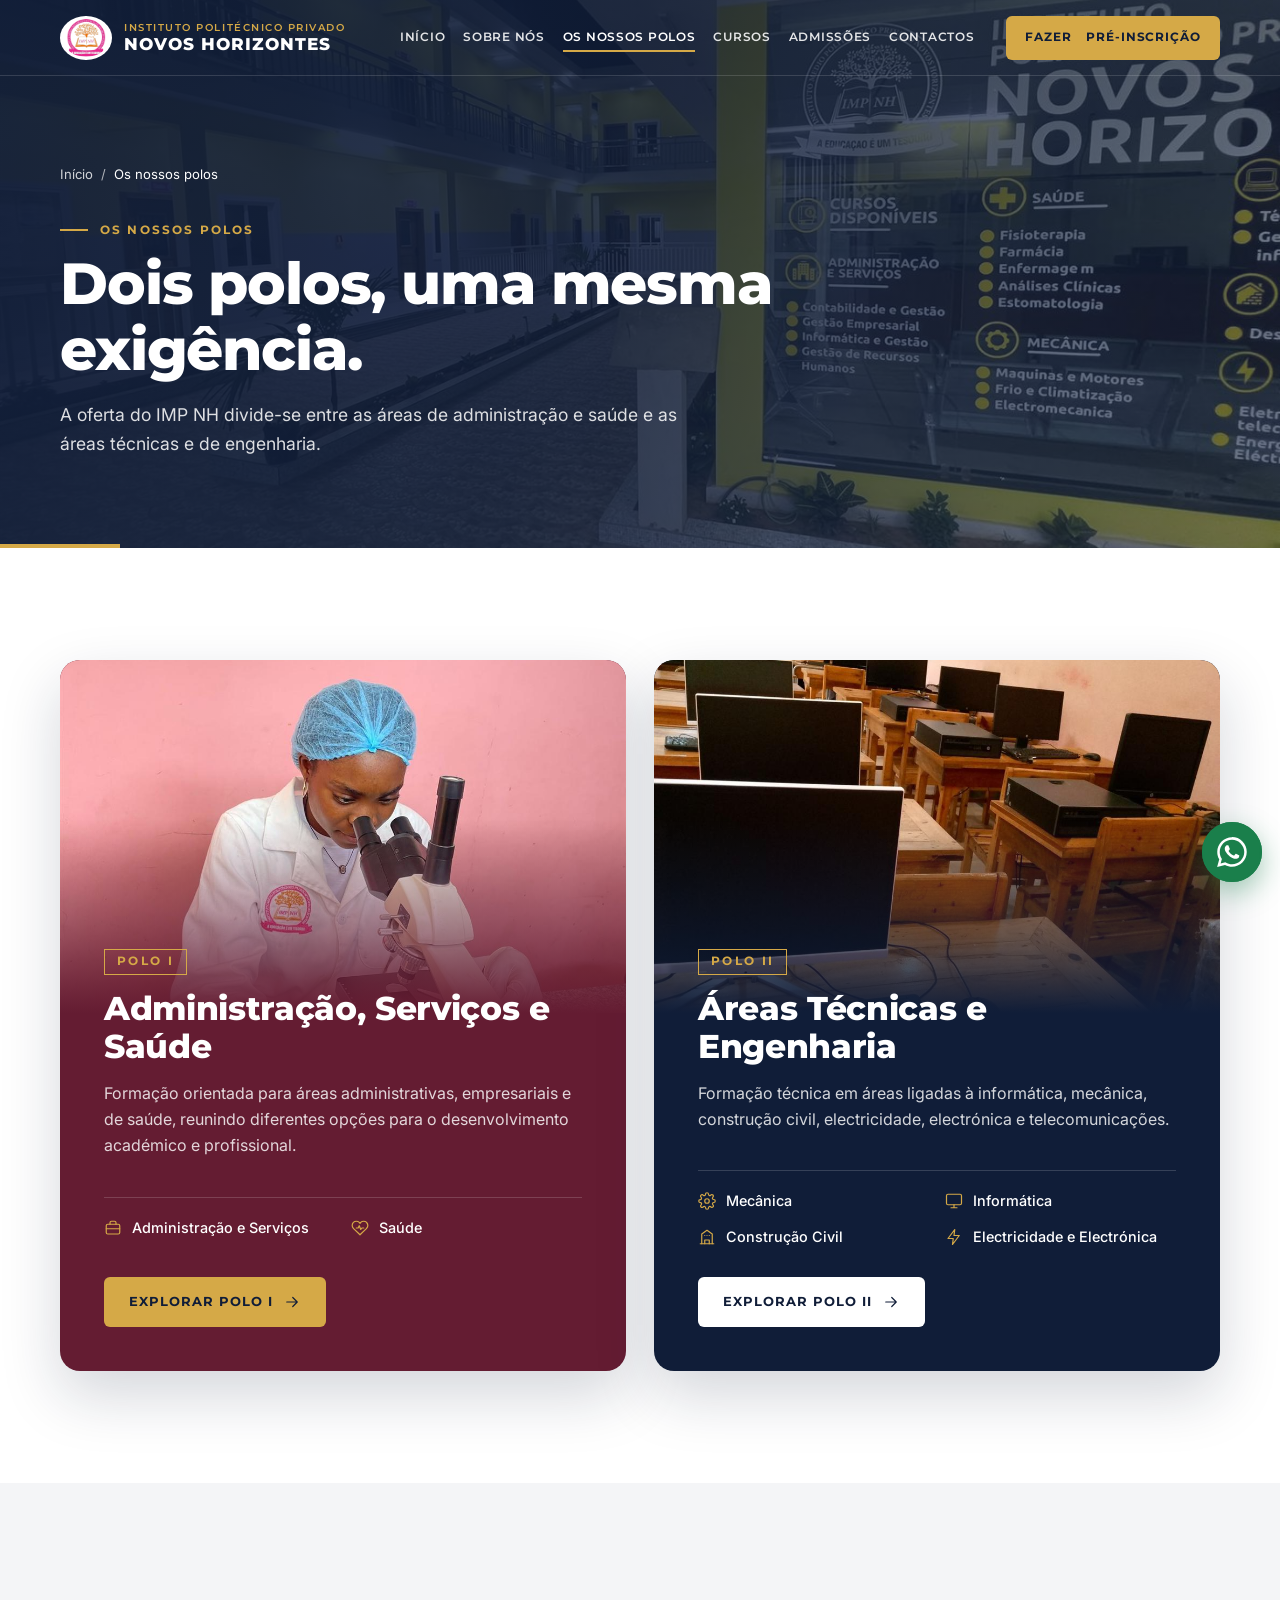
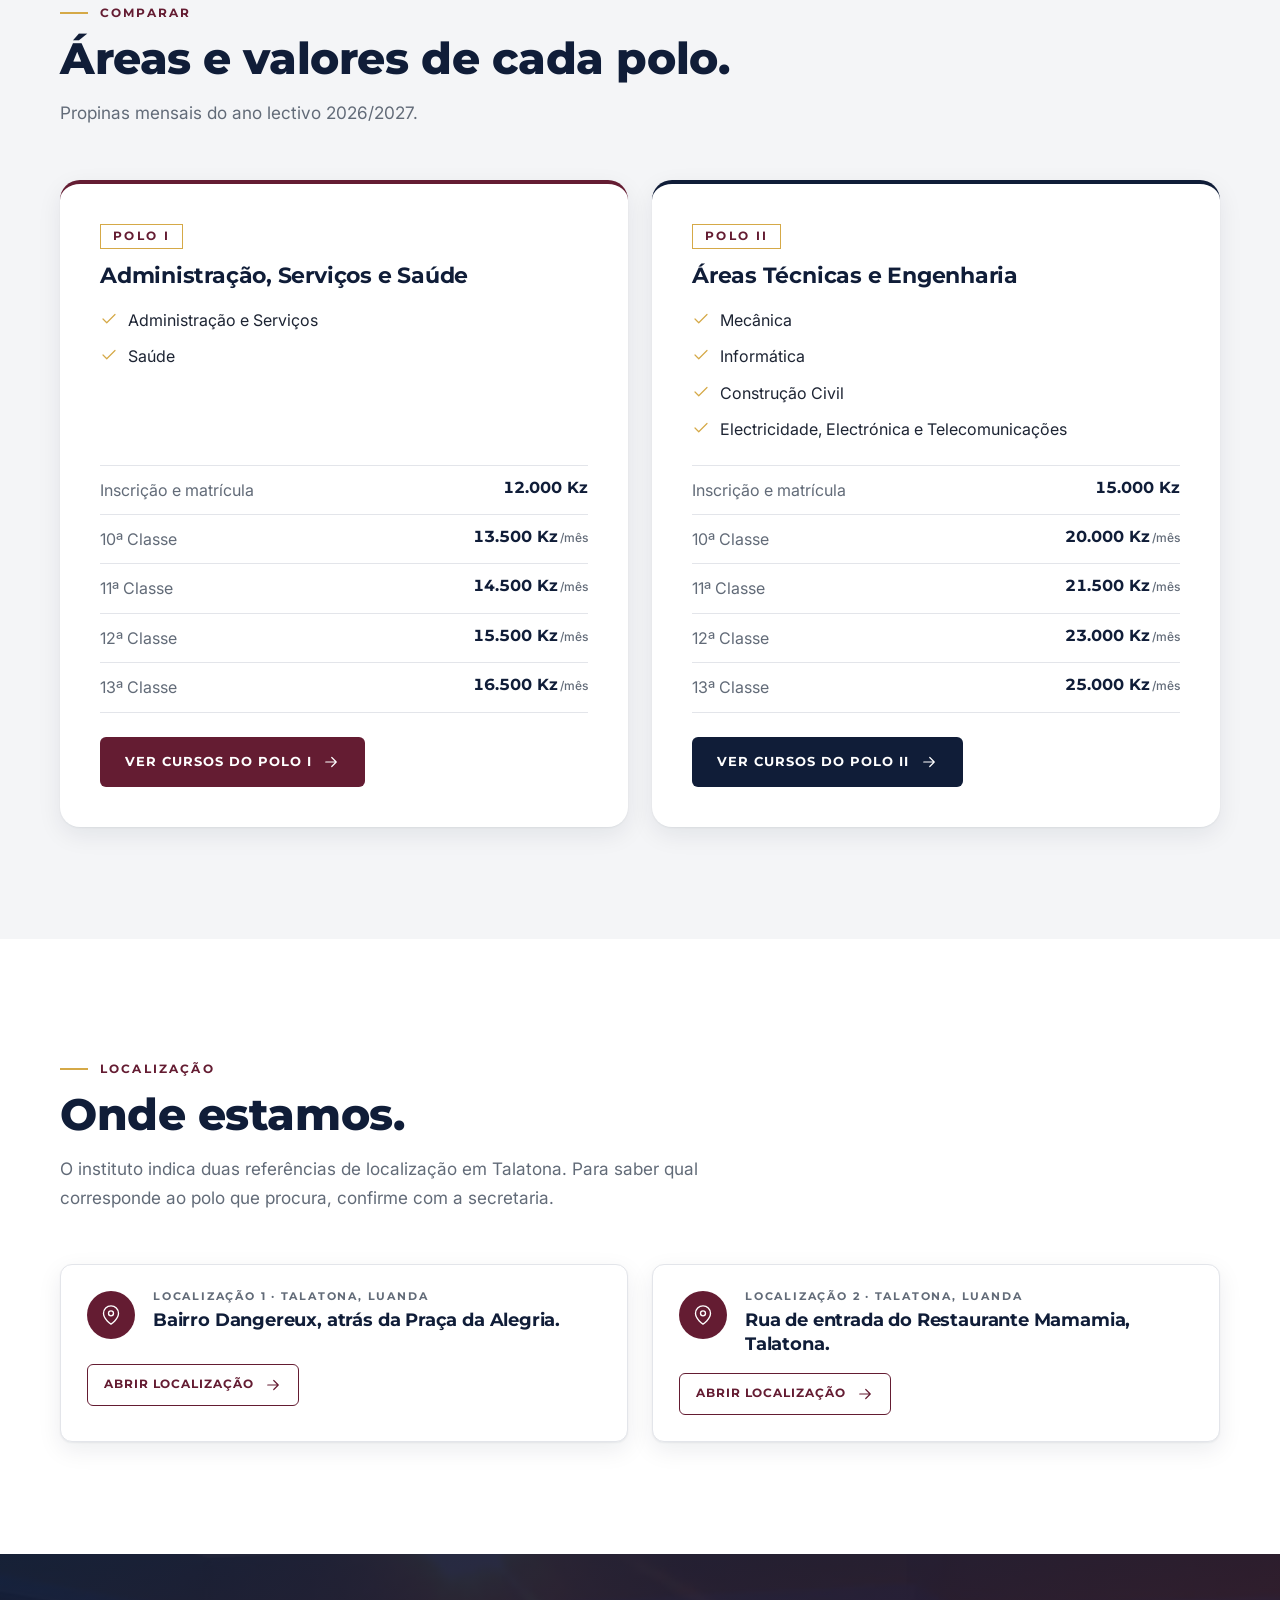
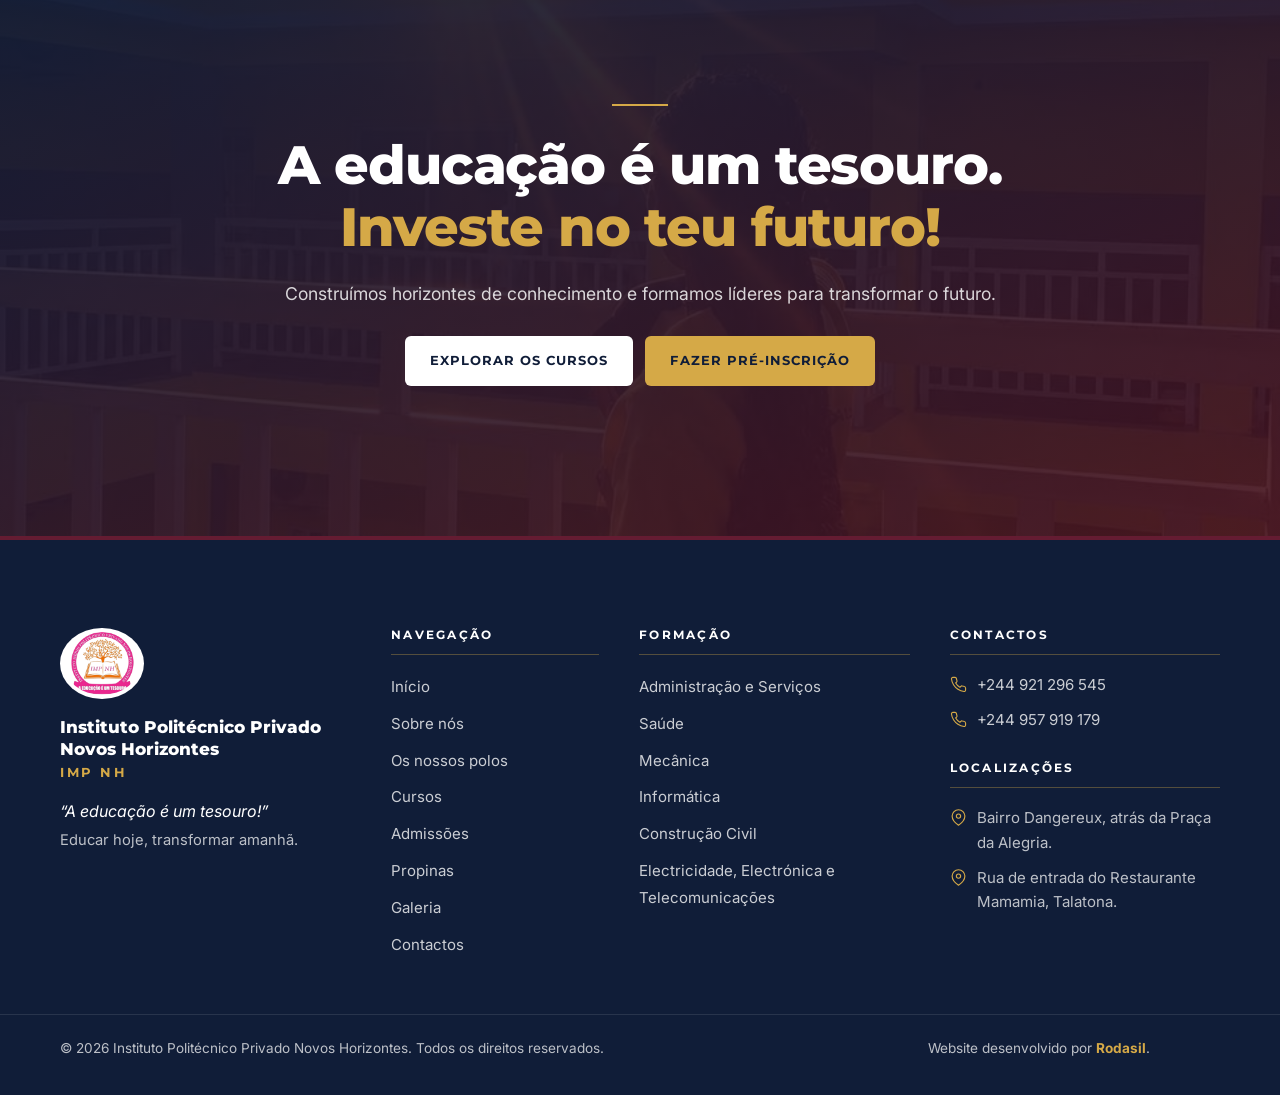
<file: polos/index.html>
<!doctype html>
<html lang="pt">
<head>
<meta charset="utf-8">
<meta name="viewport" content="width=device-width, initial-scale=1">
<meta name="robots" content="noindex, nofollow">
<title>Os nossos polos | IMP NH Novos Horizontes</title>
<meta name="description" content="Polo I: Administração, Serviços e Saúde. Polo II: Áreas Técnicas e Engenharia. Conheça os dois polos de formação do IMP NH em Talatona.">
<link rel="canonical" href="https://rodasil-angola.github.io/novos-horizontes/polos/">
<meta property="og:type" content="website">
<meta property="og:locale" content="pt_AO">
<meta property="og:site_name" content="Instituto Politécnico Privado Novos Horizontes">
<meta property="og:title" content="Os nossos polos | IMP NH Novos Horizontes">
<meta property="og:description" content="Polo I: Administração, Serviços e Saúde. Polo II: Áreas Técnicas e Engenharia. Conheça os dois polos de formação do IMP NH em Talatona.">
<meta property="og:url" content="https://rodasil-angola.github.io/novos-horizontes/polos/">
<meta property="og:image" content="https://rodasil-angola.github.io/novos-horizontes/assets/img/vida-academica-01.jpg">
<meta name="twitter:card" content="summary_large_image">
<meta name="theme-color" content="#641C32">
<link rel="icon" type="image/png" href="../assets/img/favicon.png">
<link rel="preconnect" href="https://fonts.googleapis.com">
<link rel="preconnect" href="https://fonts.gstatic.com" crossorigin>
<link href="https://fonts.googleapis.com/css2?family=Montserrat:wght@500;600;700;800&family=Inter:wght@400;500;600&display=swap" rel="stylesheet">
<link rel="stylesheet" href="../assets/css/main.css">
<script>document.documentElement.classList.add('nh-js')</script>
<script type="application/ld+json">{"@context":"https://schema.org","@type":"EducationalOrganization","name":"Instituto Politécnico Privado Novos Horizontes","alternateName":"IMP NH","slogan":"A educação é um tesouro!","url":"https://rodasil-angola.github.io/novos-horizontes/","logo":"https://rodasil-angola.github.io/novos-horizontes/assets/img/logo-imp-nh.png","telephone":["+244921296545","+244957919179"]}</script>

</head>
<body>

<a class="nh-skip" href="#conteudo">Saltar para o conteúdo</a>
<header class="nh-header" data-header>
  <div class="nh-container nh-header__bar">
    <a class="nh-brand" href="../" aria-label="Instituto Politécnico Privado Novos Horizontes, página inicial">
      <img class="nh-brand__logo" src="../assets/img/logo-imp-nh.png" alt="" width="58" height="48">
      <span class="nh-brand__text"><span class="nh-brand__top">Instituto Politécnico Privado</span><span class="nh-brand__name">Novos Horizontes</span></span>
    </a>
    <nav class="nh-nav" aria-label="Navegação principal">
      <ul><li><a href="../">Início</a></li><li><a href="../sobre/">Sobre nós</a></li><li><a href="../polos/" aria-current="page">Os nossos polos</a></li><li><a href="../cursos/">Cursos</a></li><li><a href="../admissoes/">Admissões</a></li><li><a href="../contactos/">Contactos</a></li></ul>
    </nav>
    <a class="nh-btn nh-btn--gold nh-header__cta" href="../pre-inscricao/"><span class="nh-hide-xs">Fazer&nbsp;</span>pré-inscrição</a>
    <button class="nh-burger" type="button" aria-expanded="false" aria-controls="nh-menu" data-menu-toggle>
      <span class="nh-sr">Abrir menu</span><svg class="ic " viewBox="0 0 24 24" fill="none" stroke="currentColor" stroke-width="1.6" stroke-linecap="round" stroke-linejoin="round" aria-hidden="true"><path d="M3 6h18M3 12h18M3 18h18"/></svg>
    </button>
  </div>
  <div class="nh-mobile" id="nh-menu" hidden data-menu>
    <nav aria-label="Navegação móvel">
      <ul><li><a href="../">Início</a></li><li><a href="../sobre/">Sobre nós</a></li><li><a href="../polos/" aria-current="page">Os nossos polos</a></li><li><a href="../cursos/">Cursos</a></li><li><a href="../admissoes/">Admissões</a></li><li><a href="../contactos/">Contactos</a></li>
        <li><a href="../propinas/">Propinas 2026/2027</a></li>
        <li><a href="../galeria/">Galeria</a></li>
      </ul>
    </nav>
    <a class="nh-btn nh-btn--gold nh-btn--block" href="../pre-inscricao/">Fazer pré-inscrição</a>
    <div class="nh-mobile__tel"><a href="tel:+244921296545"><svg class="ic " viewBox="0 0 24 24" fill="none" stroke="currentColor" stroke-width="1.6" stroke-linecap="round" stroke-linejoin="round" aria-hidden="true"><path d="M22 16.9v3a2 2 0 0 1-2.2 2 19.8 19.8 0 0 1-8.6-3.1 19.5 19.5 0 0 1-6-6A19.8 19.8 0 0 1 2.1 4.2 2 2 0 0 1 4.1 2h3a2 2 0 0 1 2 1.7c.1 1 .4 1.9.7 2.8a2 2 0 0 1-.5 2.1L8 9.9a16 16 0 0 0 6 6l1.3-1.3a2 2 0 0 1 2.1-.4c.9.3 1.8.6 2.8.7a2 2 0 0 1 1.7 2z"/></svg> +244 921 296 545</a><a href="tel:+244957919179"><svg class="ic " viewBox="0 0 24 24" fill="none" stroke="currentColor" stroke-width="1.6" stroke-linecap="round" stroke-linejoin="round" aria-hidden="true"><path d="M22 16.9v3a2 2 0 0 1-2.2 2 19.8 19.8 0 0 1-8.6-3.1 19.5 19.5 0 0 1-6-6A19.8 19.8 0 0 1 2.1 4.2 2 2 0 0 1 4.1 2h3a2 2 0 0 1 2 1.7c.1 1 .4 1.9.7 2.8a2 2 0 0 1-.5 2.1L8 9.9a16 16 0 0 0 6 6l1.3-1.3a2 2 0 0 1 2.1-.4c.9.3 1.8.6 2.8.7a2 2 0 0 1 1.7 2z"/></svg> +244 957 919 179</a></div>
  </div>
</header>
<main id="conteudo">

<section class="nh-phero nh-phero--navy">
  <img class="nh-phero__bg" src="../assets/img/campus-entrada-01.jpg" alt="" fetchpriority="high">
  <div class="nh-container nh-phero__inner">
    <nav class="nh-crumbs" aria-label="Localização na página"><a href="../">Início</a><span aria-hidden="true">/</span><span aria-current="page">Os nossos polos</span></nav>
    <p class="nh-eyebrow nh-eyebrow--light">Os nossos polos</p>
    <h1 class="nh-phero__title">Dois polos, uma mesma exigência.</h1>
    <p class="nh-phero__text">A oferta do IMP NH divide-se entre as áreas de administração e saúde e as áreas técnicas e de engenharia.</p>
    
  </div>
</section>
<section class="nh-section" aria-label="Polos de formação">
  <div class="nh-container nh-polos__grid">
    <article class="nh-polo nh-polo--one" data-reveal>
  <div class="nh-polo__media"><img src="../assets/img/saude-microscopio-02.jpg" alt="Estudante do IMP NH a utilizar um microscópio no laboratório" loading="lazy"></div>
  <div class="nh-polo__body">
    <p class="nh-polo__tag">Polo I</p>
    <h3 class="nh-polo__title">Administração, Serviços e Saúde</h3>
    <p class="nh-polo__text">Formação orientada para áreas administrativas, empresariais e de saúde, reunindo diferentes opções para o desenvolvimento académico e profissional.</p>
    <ul class="nh-polo__areas"><li><svg class="ic " viewBox="0 0 24 24" fill="none" stroke="currentColor" stroke-width="1.6" stroke-linecap="round" stroke-linejoin="round" aria-hidden="true"><rect x="3" y="7" width="18" height="13" rx="2"/><path d="M8 7V5a2 2 0 0 1 2-2h4a2 2 0 0 1 2 2v2"/><path d="M3 13h18"/></svg><span>Administração e Serviços</span></li><li><svg class="ic " viewBox="0 0 24 24" fill="none" stroke="currentColor" stroke-width="1.6" stroke-linecap="round" stroke-linejoin="round" aria-hidden="true"><path d="M20.8 4.6a5.5 5.5 0 0 0-7.8 0L12 5.7l-1-1.1a5.5 5.5 0 0 0-7.8 7.8l1 1.1L12 21l7.8-7.5 1-1.1a5.5 5.5 0 0 0 0-7.8z"/><path d="M7 12h2.5l1.5-3 2 5 1.5-2H17"/></svg><span>Saúde</span></li></ul>
    <a class="nh-btn nh-btn--gold" href="../polo-i/">Explorar Polo I <svg class="ic " viewBox="0 0 24 24" fill="none" stroke="currentColor" stroke-width="1.6" stroke-linecap="round" stroke-linejoin="round" aria-hidden="true"><path d="M5 12h14M13 6l6 6-6 6"/></svg></a>
  </div>
</article>
    <article class="nh-polo nh-polo--two" data-reveal>
  <div class="nh-polo__media"><img src="../assets/img/informatica-sala-01.jpg" alt="Sala de informática do IMP NH com computadores nas bancadas" loading="lazy"></div>
  <div class="nh-polo__body">
    <p class="nh-polo__tag">Polo II</p>
    <h3 class="nh-polo__title">Áreas Técnicas e Engenharia</h3>
    <p class="nh-polo__text">Formação técnica em áreas ligadas à informática, mecânica, construção civil, electricidade, electrónica e telecomunicações.</p>
    <ul class="nh-polo__areas"><li><svg class="ic " viewBox="0 0 24 24" fill="none" stroke="currentColor" stroke-width="1.6" stroke-linecap="round" stroke-linejoin="round" aria-hidden="true"><circle cx="12" cy="12" r="3"/><path d="M19.4 15a1.7 1.7 0 0 0 .3 1.8l.1.1a2 2 0 1 1-2.8 2.8l-.1-.1a1.7 1.7 0 0 0-1.8-.3 1.7 1.7 0 0 0-1 1.5V21a2 2 0 1 1-4 0v-.1a1.7 1.7 0 0 0-1.1-1.5 1.7 1.7 0 0 0-1.8.3l-.1.1a2 2 0 1 1-2.8-2.8l.1-.1a1.7 1.7 0 0 0 .3-1.8 1.7 1.7 0 0 0-1.5-1H3a2 2 0 1 1 0-4h.1a1.7 1.7 0 0 0 1.5-1.1 1.7 1.7 0 0 0-.3-1.8l-.1-.1a2 2 0 1 1 2.8-2.8l.1.1a1.7 1.7 0 0 0 1.8.3H9a1.7 1.7 0 0 0 1-1.5V3a2 2 0 1 1 4 0v.1a1.7 1.7 0 0 0 1 1.5 1.7 1.7 0 0 0 1.8-.3l.1-.1a2 2 0 1 1 2.8 2.8l-.1.1a1.7 1.7 0 0 0-.3 1.8V9a1.7 1.7 0 0 0 1.5 1H21a2 2 0 1 1 0 4h-.1a1.7 1.7 0 0 0-1.5 1z"/></svg><span>Mecânica</span></li><li><svg class="ic " viewBox="0 0 24 24" fill="none" stroke="currentColor" stroke-width="1.6" stroke-linecap="round" stroke-linejoin="round" aria-hidden="true"><rect x="2" y="3" width="20" height="14" rx="2"/><path d="M8 21h8M12 17v4"/></svg><span>Informática</span></li><li><svg class="ic " viewBox="0 0 24 24" fill="none" stroke="currentColor" stroke-width="1.6" stroke-linecap="round" stroke-linejoin="round" aria-hidden="true"><path d="M3 21h18"/><path d="M5 21V8l7-5 7 5v13"/><path d="M9 21v-5h6v5"/><path d="M9 10h.01M15 10h.01M12 10h.01"/></svg><span>Construção Civil</span></li><li><svg class="ic " viewBox="0 0 24 24" fill="none" stroke="currentColor" stroke-width="1.6" stroke-linecap="round" stroke-linejoin="round" aria-hidden="true"><path d="M13 2 4 14h7l-1 8 9-12h-7l1-8z"/></svg><span>Electricidade e Electrónica</span></li></ul>
    <a class="nh-btn nh-btn--light" href="../polo-ii/">Explorar Polo II <svg class="ic " viewBox="0 0 24 24" fill="none" stroke="currentColor" stroke-width="1.6" stroke-linecap="round" stroke-linejoin="round" aria-hidden="true"><path d="M5 12h14M13 6l6 6-6 6"/></svg></a>
  </div>
</article>
  </div>
</section>
<section class="nh-section nh-section--alt" aria-labelledby="cmp-t">
  <div class="nh-container">
    <div class="nh-sh nh-sh--left" data-reveal>
  <p class="nh-eyebrow">Comparar</p>
  <h2 class="nh-sh__title"><span id="cmp-t">Áreas e valores de cada polo.</span></h2>
  <p class="nh-sh__text">Propinas mensais do ano lectivo 2026/2027.</p>
</div>
    <div class="nh-compare" data-reveal>
      <div class="nh-compare__col nh-compare__col--polo-i">
          <p class="nh-polo__tag">Polo I</p><h3>Administração, Serviços e Saúde</h3>
          <ul class="nh-checks"><li><svg class="ic " viewBox="0 0 24 24" fill="none" stroke="currentColor" stroke-width="1.6" stroke-linecap="round" stroke-linejoin="round" aria-hidden="true"><path d="M20 6 9 17l-5-5"/></svg>Administração e Serviços</li><li><svg class="ic " viewBox="0 0 24 24" fill="none" stroke="currentColor" stroke-width="1.6" stroke-linecap="round" stroke-linejoin="round" aria-hidden="true"><path d="M20 6 9 17l-5-5"/></svg>Saúde</li></ul>
          <dl class="nh-compare__fees">
            <div><dt>Inscrição e matrícula</dt><dd>12.000 Kz</dd></div>
            <div><dt>10ª Classe</dt><dd>13.500 Kz<small>/mês</small></dd></div><div><dt>11ª Classe</dt><dd>14.500 Kz<small>/mês</small></dd></div><div><dt>12ª Classe</dt><dd>15.500 Kz<small>/mês</small></dd></div><div><dt>13ª Classe</dt><dd>16.500 Kz<small>/mês</small></dd></div>
          </dl>
          <a class="nh-btn nh-btn--primary" href="../polo-i/">Ver cursos do Polo I <svg class="ic " viewBox="0 0 24 24" fill="none" stroke="currentColor" stroke-width="1.6" stroke-linecap="round" stroke-linejoin="round" aria-hidden="true"><path d="M5 12h14M13 6l6 6-6 6"/></svg></a>
        </div><div class="nh-compare__col nh-compare__col--polo-ii">
          <p class="nh-polo__tag">Polo II</p><h3>Áreas Técnicas e Engenharia</h3>
          <ul class="nh-checks"><li><svg class="ic " viewBox="0 0 24 24" fill="none" stroke="currentColor" stroke-width="1.6" stroke-linecap="round" stroke-linejoin="round" aria-hidden="true"><path d="M20 6 9 17l-5-5"/></svg>Mecânica</li><li><svg class="ic " viewBox="0 0 24 24" fill="none" stroke="currentColor" stroke-width="1.6" stroke-linecap="round" stroke-linejoin="round" aria-hidden="true"><path d="M20 6 9 17l-5-5"/></svg>Informática</li><li><svg class="ic " viewBox="0 0 24 24" fill="none" stroke="currentColor" stroke-width="1.6" stroke-linecap="round" stroke-linejoin="round" aria-hidden="true"><path d="M20 6 9 17l-5-5"/></svg>Construção Civil</li><li><svg class="ic " viewBox="0 0 24 24" fill="none" stroke="currentColor" stroke-width="1.6" stroke-linecap="round" stroke-linejoin="round" aria-hidden="true"><path d="M20 6 9 17l-5-5"/></svg>Electricidade, Electrónica e Telecomunicações</li></ul>
          <dl class="nh-compare__fees">
            <div><dt>Inscrição e matrícula</dt><dd>15.000 Kz</dd></div>
            <div><dt>10ª Classe</dt><dd>20.000 Kz<small>/mês</small></dd></div><div><dt>11ª Classe</dt><dd>21.500 Kz<small>/mês</small></dd></div><div><dt>12ª Classe</dt><dd>23.000 Kz<small>/mês</small></dd></div><div><dt>13ª Classe</dt><dd>25.000 Kz<small>/mês</small></dd></div>
          </dl>
          <a class="nh-btn nh-btn--navy" href="../polo-ii/">Ver cursos do Polo II <svg class="ic " viewBox="0 0 24 24" fill="none" stroke="currentColor" stroke-width="1.6" stroke-linecap="round" stroke-linejoin="round" aria-hidden="true"><path d="M5 12h14M13 6l6 6-6 6"/></svg></a>
        </div>
    </div>
  </div>
</section>
<section class="nh-section" aria-labelledby="ploc-t">
  <div class="nh-container">
    <div class="nh-sh nh-sh--left" data-reveal>
  <p class="nh-eyebrow">Localização</p>
  <h2 class="nh-sh__title"><span id="ploc-t">Onde estamos.</span></h2>
  <p class="nh-sh__text">O instituto indica duas referências de localização em Talatona. Para saber qual corresponde ao polo que procura, confirme com a secretaria.</p>
</div>
    <div class="nh-grid nh-grid--2"><article class="nh-loc" data-reveal style="--d:0ms">
  
  <div class="nh-loc__body">
    <span class="nh-loc__icon"><svg class="ic " viewBox="0 0 24 24" fill="none" stroke="currentColor" stroke-width="1.6" stroke-linecap="round" stroke-linejoin="round" aria-hidden="true"><path d="M21 10c0 7-9 13-9 13s-9-6-9-13a9 9 0 0 1 18 0z"/><circle cx="12" cy="10" r="3"/></svg></span>
    <div><p class="nh-loc__label">Localização 1 · Talatona, Luanda</p><h3 class="nh-loc__addr">Bairro Dangereux, atrás da Praça da Alegria.</h3></div>
    <a class="nh-btn nh-btn--outline nh-btn--sm" href="https://www.google.com/maps/search/?api=1&query=Pra%C3%A7a%20da%20Alegria%2C%20Talatona%2C%20Luanda%2C%20Angola" target="_blank" rel="noopener">Abrir localização <svg class="ic " viewBox="0 0 24 24" fill="none" stroke="currentColor" stroke-width="1.6" stroke-linecap="round" stroke-linejoin="round" aria-hidden="true"><path d="M5 12h14M13 6l6 6-6 6"/></svg></a>
  </div>
</article><article class="nh-loc" data-reveal style="--d:80ms">
  
  <div class="nh-loc__body">
    <span class="nh-loc__icon"><svg class="ic " viewBox="0 0 24 24" fill="none" stroke="currentColor" stroke-width="1.6" stroke-linecap="round" stroke-linejoin="round" aria-hidden="true"><path d="M21 10c0 7-9 13-9 13s-9-6-9-13a9 9 0 0 1 18 0z"/><circle cx="12" cy="10" r="3"/></svg></span>
    <div><p class="nh-loc__label">Localização 2 · Talatona, Luanda</p><h3 class="nh-loc__addr">Rua de entrada do Restaurante Mamamia, Talatona.</h3></div>
    <a class="nh-btn nh-btn--outline nh-btn--sm" href="https://www.google.com/maps/search/?api=1&query=Restaurante%20Mamamia%2C%20Talatona%2C%20Luanda%2C%20Angola" target="_blank" rel="noopener">Abrir localização <svg class="ic " viewBox="0 0 24 24" fill="none" stroke="currentColor" stroke-width="1.6" stroke-linecap="round" stroke-linejoin="round" aria-hidden="true"><path d="M5 12h14M13 6l6 6-6 6"/></svg></a>
  </div>
</article></div>
  </div>
</section>
<section class="nh-final" aria-labelledby="final-t">
  <img class="nh-final__bg" src="../assets/img/campus-entardecer.jpg" alt="" loading="lazy">
  <div class="nh-container nh-final__inner" data-reveal>
    <span class="nh-final__rule" aria-hidden="true"></span>
    <h2 id="final-t" class="nh-final__title">A educação é um tesouro. <em>Investe no teu futuro!</em></h2>
    <p>Construímos horizontes de conhecimento e formamos líderes para transformar o futuro.</p>
    <div class="nh-actions nh-actions--center"><a class="nh-btn nh-btn--light" href="../cursos/">Explorar os cursos</a><a class="nh-btn nh-btn--gold" href="../pre-inscricao/">Fazer pré-inscrição</a></div>
  </div>
</section>
</main>
<footer class="nh-footer">
  <div class="nh-container nh-footer__grid">
    <div class="nh-footer__brand">
      <img src="../assets/img/logo-imp-nh.png" alt="Logótipo do IMP NH" width="96" height="80" loading="lazy">
      <p class="nh-footer__name">Instituto Politécnico Privado Novos Horizontes</p>
      <p class="nh-footer__sigla">IMP NH</p>
      <p class="nh-footer__motto">“A educação é um tesouro!”</p>
      <p class="nh-footer__phrase">Educar hoje, transformar amanhã.</p>
      
    </div>
    <div><h2 class="nh-footer__h">Navegação</h2><ul><li><a href="../">Início</a></li><li><a href="../sobre/">Sobre nós</a></li><li><a href="../polos/">Os nossos polos</a></li><li><a href="../cursos/">Cursos</a></li><li><a href="../admissoes/">Admissões</a></li><li><a href="../propinas/">Propinas</a></li><li><a href="../galeria/">Galeria</a></li><li><a href="../contactos/">Contactos</a></li></ul></div>
    <div><h2 class="nh-footer__h">Formação</h2><ul><li><a href="../polo-i/#administracao">Administração e Serviços</a></li><li><a href="../polo-i/#saude">Saúde</a></li><li><a href="../polo-ii/#mecanica">Mecânica</a></li><li><a href="../polo-ii/#informatica">Informática</a></li><li><a href="../polo-ii/#construcao">Construção Civil</a></li><li><a href="../polo-ii/#electricidade">Electricidade, Electrónica e Telecomunicações</a></li></ul></div>
    <div><h2 class="nh-footer__h">Contactos</h2><ul class="nh-footer__contacts"><li><a href="tel:+244921296545"><svg class="ic " viewBox="0 0 24 24" fill="none" stroke="currentColor" stroke-width="1.6" stroke-linecap="round" stroke-linejoin="round" aria-hidden="true"><path d="M22 16.9v3a2 2 0 0 1-2.2 2 19.8 19.8 0 0 1-8.6-3.1 19.5 19.5 0 0 1-6-6A19.8 19.8 0 0 1 2.1 4.2 2 2 0 0 1 4.1 2h3a2 2 0 0 1 2 1.7c.1 1 .4 1.9.7 2.8a2 2 0 0 1-.5 2.1L8 9.9a16 16 0 0 0 6 6l1.3-1.3a2 2 0 0 1 2.1-.4c.9.3 1.8.6 2.8.7a2 2 0 0 1 1.7 2z"/></svg>+244 921 296 545</a></li><li><a href="tel:+244957919179"><svg class="ic " viewBox="0 0 24 24" fill="none" stroke="currentColor" stroke-width="1.6" stroke-linecap="round" stroke-linejoin="round" aria-hidden="true"><path d="M22 16.9v3a2 2 0 0 1-2.2 2 19.8 19.8 0 0 1-8.6-3.1 19.5 19.5 0 0 1-6-6A19.8 19.8 0 0 1 2.1 4.2 2 2 0 0 1 4.1 2h3a2 2 0 0 1 2 1.7c.1 1 .4 1.9.7 2.8a2 2 0 0 1-.5 2.1L8 9.9a16 16 0 0 0 6 6l1.3-1.3a2 2 0 0 1 2.1-.4c.9.3 1.8.6 2.8.7a2 2 0 0 1 1.7 2z"/></svg>+244 957 919 179</a></li></ul>
      <h2 class="nh-footer__h nh-footer__h--sp">Localizações</h2><ul class="nh-footer__contacts"><li><span><svg class="ic " viewBox="0 0 24 24" fill="none" stroke="currentColor" stroke-width="1.6" stroke-linecap="round" stroke-linejoin="round" aria-hidden="true"><path d="M21 10c0 7-9 13-9 13s-9-6-9-13a9 9 0 0 1 18 0z"/><circle cx="12" cy="10" r="3"/></svg>Bairro Dangereux, atrás da Praça da Alegria.</span></li><li><span><svg class="ic " viewBox="0 0 24 24" fill="none" stroke="currentColor" stroke-width="1.6" stroke-linecap="round" stroke-linejoin="round" aria-hidden="true"><path d="M21 10c0 7-9 13-9 13s-9-6-9-13a9 9 0 0 1 18 0z"/><circle cx="12" cy="10" r="3"/></svg>Rua de entrada do Restaurante Mamamia, Talatona.</span></li></ul></div>
  </div>
  <div class="nh-footer__bottom"><div class="nh-container"><p>© 2026 Instituto Politécnico Privado Novos Horizontes. Todos os direitos reservados.</p><p>Website desenvolvido por <strong>Rodasil</strong>.</p></div></div>
</footer>
<div class="nh-wa" data-wa>
  <div class="nh-wa__panel" id="nh-wa-panel" hidden data-wa-panel>
    <p class="nh-wa__title">Fale connosco no WhatsApp</p>
    <p class="nh-wa__sub">Escolha um dos números da secretaria.</p>
    <a class="nh-wa__opt" href="https://wa.me/244921296545?text=Ol%C3%A1!%20Gostaria%20de%20obter%20informa%C3%A7%C3%B5es%20sobre%20os%20cursos%2C%20matr%C3%ADculas%20e%20propinas%20do%20Instituto%20Polit%C3%A9cnico%20Privado%20Novos%20Horizontes." target="_blank" rel="noopener"><svg class="ic ic--wa" viewBox="0 0 24 24" aria-hidden="true"><path fill="currentColor" d="M17.5 14.4c-.3-.1-1.7-.8-2-.9-.3-.1-.5-.1-.7.1-.2.3-.8.9-.9 1.1-.2.2-.3.2-.6.1-.3-.1-1.2-.5-2.3-1.4-.9-.8-1.4-1.7-1.6-2-.2-.3 0-.5.1-.6l.4-.5c.1-.2.2-.3.3-.5.1-.2 0-.4 0-.5l-.9-2.2c-.2-.6-.5-.5-.7-.5h-.6c-.2 0-.5.1-.8.4-.3.3-1 1-1 2.4s1 2.8 1.2 3c.1.2 2 3.1 4.9 4.3.7.3 1.2.5 1.6.6.7.2 1.3.2 1.8.1.6-.1 1.7-.7 1.9-1.4.2-.7.2-1.2.2-1.4-.1-.1-.3-.2-.6-.3zM12 21.8c-1.8 0-3.5-.5-5-1.4l-.4-.2-3.7 1 1-3.6-.2-.4c-1-1.6-1.5-3.4-1.5-5.2C2.2 6.6 6.6 2.2 12 2.2c2.6 0 5.1 1 6.9 2.9 1.9 1.9 2.9 4.3 2.9 6.9 0 5.4-4.4 9.8-9.8 9.8zm8.4-18.2A11.8 11.8 0 0 0 12 .1C5.5.1.2 5.4.2 11.9c0 2.1.5 4.1 1.6 5.9L.1 24l6.3-1.7c1.7.9 3.7 1.4 5.6 1.4 6.5 0 11.8-5.3 11.8-11.8 0-3.2-1.2-6.1-3.4-8.3z"/></svg><span>+244 921 296 545</span><svg class="ic " viewBox="0 0 24 24" fill="none" stroke="currentColor" stroke-width="1.6" stroke-linecap="round" stroke-linejoin="round" aria-hidden="true"><path d="M5 12h14M13 6l6 6-6 6"/></svg></a><a class="nh-wa__opt" href="https://wa.me/244957919179?text=Ol%C3%A1!%20Gostaria%20de%20obter%20informa%C3%A7%C3%B5es%20sobre%20os%20cursos%2C%20matr%C3%ADculas%20e%20propinas%20do%20Instituto%20Polit%C3%A9cnico%20Privado%20Novos%20Horizontes." target="_blank" rel="noopener"><svg class="ic ic--wa" viewBox="0 0 24 24" aria-hidden="true"><path fill="currentColor" d="M17.5 14.4c-.3-.1-1.7-.8-2-.9-.3-.1-.5-.1-.7.1-.2.3-.8.9-.9 1.1-.2.2-.3.2-.6.1-.3-.1-1.2-.5-2.3-1.4-.9-.8-1.4-1.7-1.6-2-.2-.3 0-.5.1-.6l.4-.5c.1-.2.2-.3.3-.5.1-.2 0-.4 0-.5l-.9-2.2c-.2-.6-.5-.5-.7-.5h-.6c-.2 0-.5.1-.8.4-.3.3-1 1-1 2.4s1 2.8 1.2 3c.1.2 2 3.1 4.9 4.3.7.3 1.2.5 1.6.6.7.2 1.3.2 1.8.1.6-.1 1.7-.7 1.9-1.4.2-.7.2-1.2.2-1.4-.1-.1-.3-.2-.6-.3zM12 21.8c-1.8 0-3.5-.5-5-1.4l-.4-.2-3.7 1 1-3.6-.2-.4c-1-1.6-1.5-3.4-1.5-5.2C2.2 6.6 6.6 2.2 12 2.2c2.6 0 5.1 1 6.9 2.9 1.9 1.9 2.9 4.3 2.9 6.9 0 5.4-4.4 9.8-9.8 9.8zm8.4-18.2A11.8 11.8 0 0 0 12 .1C5.5.1.2 5.4.2 11.9c0 2.1.5 4.1 1.6 5.9L.1 24l6.3-1.7c1.7.9 3.7 1.4 5.6 1.4 6.5 0 11.8-5.3 11.8-11.8 0-3.2-1.2-6.1-3.4-8.3z"/></svg><span>+244 957 919 179</span><svg class="ic " viewBox="0 0 24 24" fill="none" stroke="currentColor" stroke-width="1.6" stroke-linecap="round" stroke-linejoin="round" aria-hidden="true"><path d="M5 12h14M13 6l6 6-6 6"/></svg></a>
  </div>
  <button class="nh-wa__btn" type="button" aria-expanded="false" aria-controls="nh-wa-panel" data-wa-toggle>
    <svg class="ic ic--wa" viewBox="0 0 24 24" aria-hidden="true"><path fill="currentColor" d="M17.5 14.4c-.3-.1-1.7-.8-2-.9-.3-.1-.5-.1-.7.1-.2.3-.8.9-.9 1.1-.2.2-.3.2-.6.1-.3-.1-1.2-.5-2.3-1.4-.9-.8-1.4-1.7-1.6-2-.2-.3 0-.5.1-.6l.4-.5c.1-.2.2-.3.3-.5.1-.2 0-.4 0-.5l-.9-2.2c-.2-.6-.5-.5-.7-.5h-.6c-.2 0-.5.1-.8.4-.3.3-1 1-1 2.4s1 2.8 1.2 3c.1.2 2 3.1 4.9 4.3.7.3 1.2.5 1.6.6.7.2 1.3.2 1.8.1.6-.1 1.7-.7 1.9-1.4.2-.7.2-1.2.2-1.4-.1-.1-.3-.2-.6-.3zM12 21.8c-1.8 0-3.5-.5-5-1.4l-.4-.2-3.7 1 1-3.6-.2-.4c-1-1.6-1.5-3.4-1.5-5.2C2.2 6.6 6.6 2.2 12 2.2c2.6 0 5.1 1 6.9 2.9 1.9 1.9 2.9 4.3 2.9 6.9 0 5.4-4.4 9.8-9.8 9.8zm8.4-18.2A11.8 11.8 0 0 0 12 .1C5.5.1.2 5.4.2 11.9c0 2.1.5 4.1 1.6 5.9L.1 24l6.3-1.7c1.7.9 3.7 1.4 5.6 1.4 6.5 0 11.8-5.3 11.8-11.8 0-3.2-1.2-6.1-3.4-8.3z"/></svg><span class="nh-sr">Contactar pelo WhatsApp</span>
  </button>
</div>
<script src="../assets/js/main.js" defer></script>
</body>
</html>
</file>
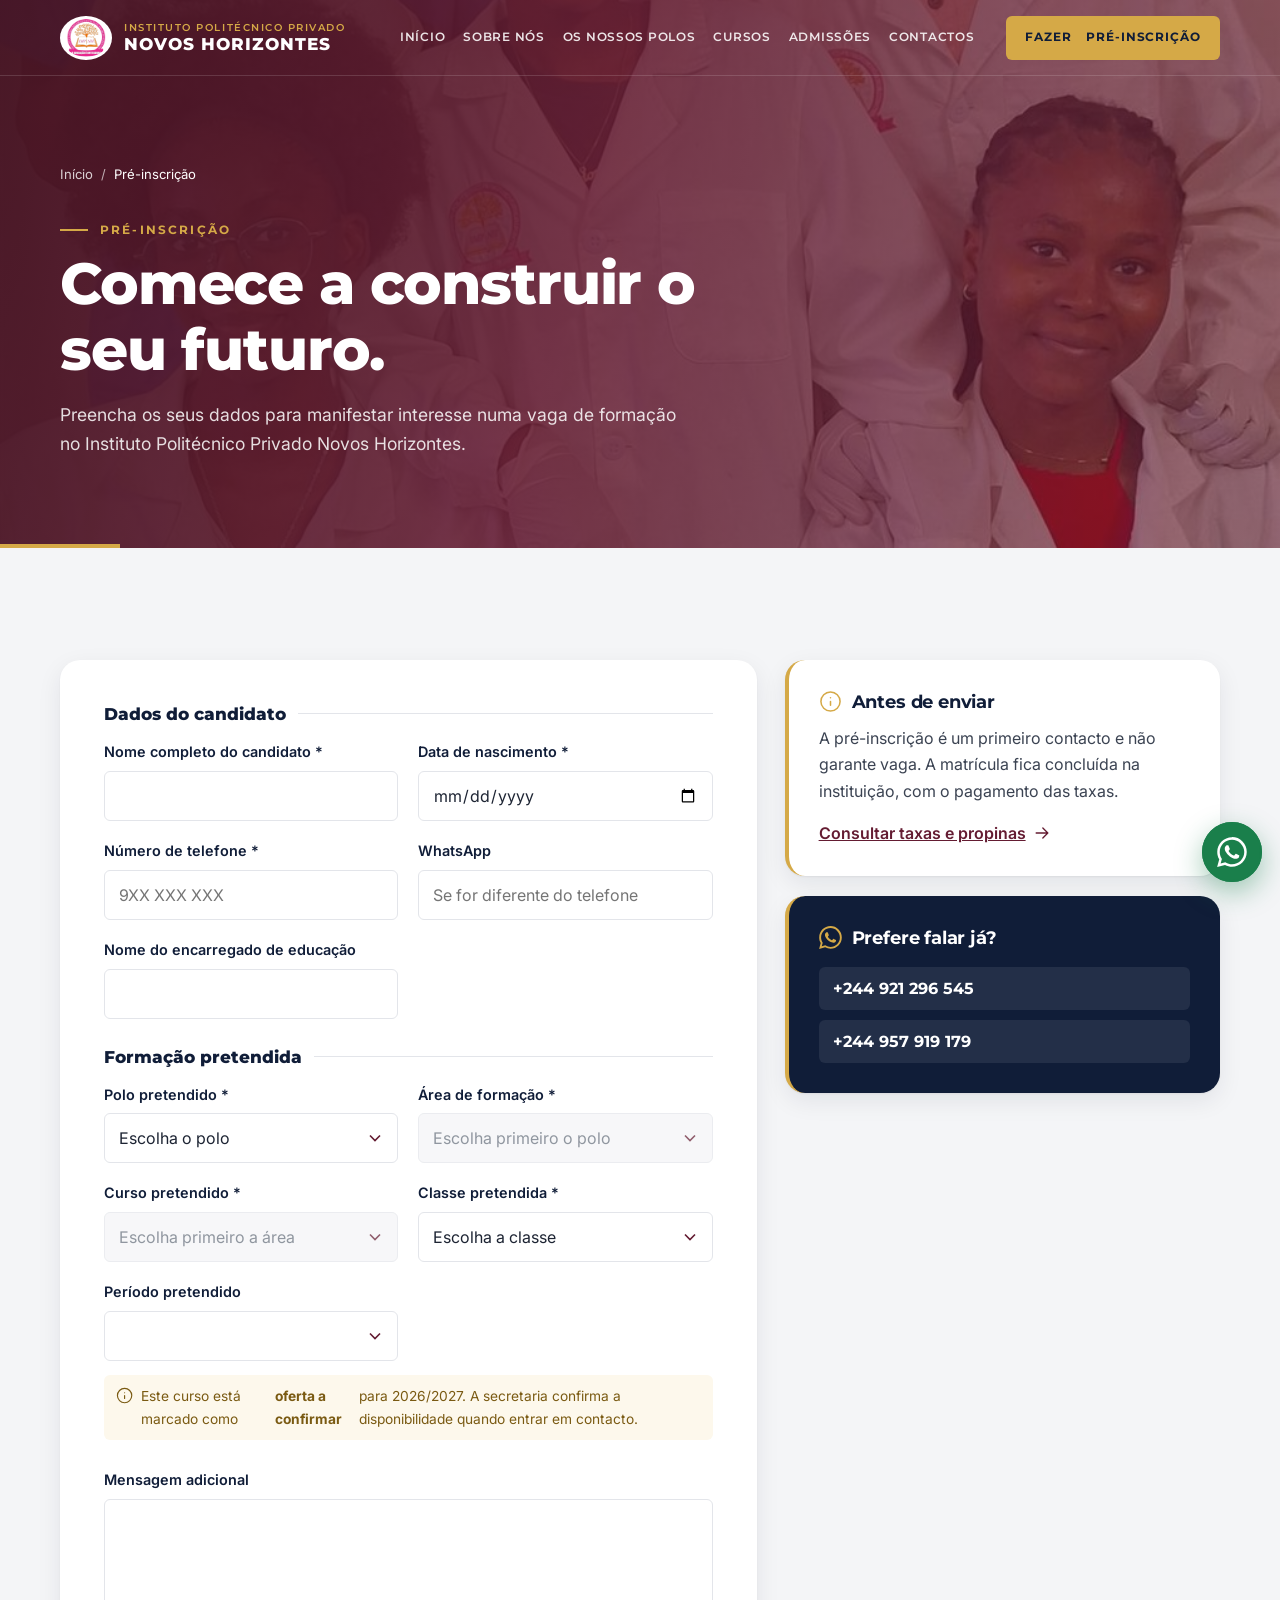
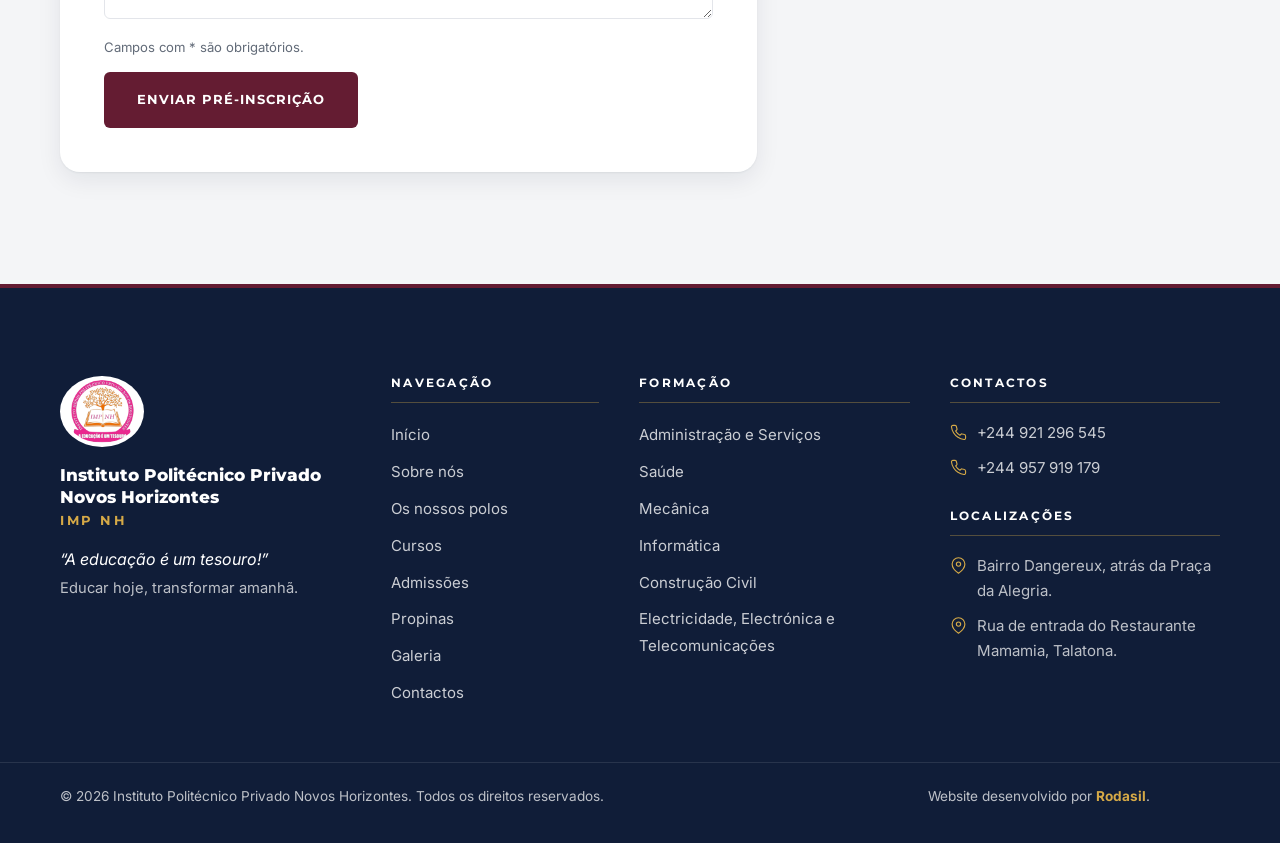
<file: pre-inscricao/index.html>
<!doctype html>
<html lang="pt">
<head>
<meta charset="utf-8">
<meta name="viewport" content="width=device-width, initial-scale=1">
<meta name="robots" content="noindex, nofollow">
<title>Pré-inscrição 2026/2027 | IMP NH Novos Horizontes</title>
<meta name="description" content="Manifeste o seu interesse numa vaga no Instituto Politécnico Privado Novos Horizontes. Escolha o polo, a área e o curso.">
<link rel="canonical" href="https://rodasil-angola.github.io/novos-horizontes/pre-inscricao/">
<meta property="og:type" content="website">
<meta property="og:locale" content="pt_AO">
<meta property="og:site_name" content="Instituto Politécnico Privado Novos Horizontes">
<meta property="og:title" content="Pré-inscrição 2026/2027 | IMP NH Novos Horizontes">
<meta property="og:description" content="Manifeste o seu interesse numa vaga no Instituto Politécnico Privado Novos Horizontes. Escolha o polo, a área e o curso.">
<meta property="og:url" content="https://rodasil-angola.github.io/novos-horizontes/pre-inscricao/">
<meta property="og:image" content="https://rodasil-angola.github.io/novos-horizontes/assets/img/vida-academica-01.jpg">
<meta name="twitter:card" content="summary_large_image">
<meta name="theme-color" content="#641C32">
<link rel="icon" type="image/png" href="../assets/img/favicon.png">
<link rel="preconnect" href="https://fonts.googleapis.com">
<link rel="preconnect" href="https://fonts.gstatic.com" crossorigin>
<link href="https://fonts.googleapis.com/css2?family=Montserrat:wght@500;600;700;800&family=Inter:wght@400;500;600&display=swap" rel="stylesheet">
<link rel="stylesheet" href="../assets/css/main.css">
<script>document.documentElement.classList.add('nh-js')</script>
<script type="application/ld+json">{"@context":"https://schema.org","@type":"EducationalOrganization","name":"Instituto Politécnico Privado Novos Horizontes","alternateName":"IMP NH","slogan":"A educação é um tesouro!","url":"https://rodasil-angola.github.io/novos-horizontes/","logo":"https://rodasil-angola.github.io/novos-horizontes/assets/img/logo-imp-nh.png","telephone":["+244921296545","+244957919179"]}</script>

</head>
<body>

<a class="nh-skip" href="#conteudo">Saltar para o conteúdo</a>
<header class="nh-header" data-header>
  <div class="nh-container nh-header__bar">
    <a class="nh-brand" href="../" aria-label="Instituto Politécnico Privado Novos Horizontes, página inicial">
      <img class="nh-brand__logo" src="../assets/img/logo-imp-nh.png" alt="" width="58" height="48">
      <span class="nh-brand__text"><span class="nh-brand__top">Instituto Politécnico Privado</span><span class="nh-brand__name">Novos Horizontes</span></span>
    </a>
    <nav class="nh-nav" aria-label="Navegação principal">
      <ul><li><a href="../">Início</a></li><li><a href="../sobre/">Sobre nós</a></li><li><a href="../polos/">Os nossos polos</a></li><li><a href="../cursos/">Cursos</a></li><li><a href="../admissoes/">Admissões</a></li><li><a href="../contactos/">Contactos</a></li></ul>
    </nav>
    <a class="nh-btn nh-btn--gold nh-header__cta" href="../pre-inscricao/"><span class="nh-hide-xs">Fazer&nbsp;</span>pré-inscrição</a>
    <button class="nh-burger" type="button" aria-expanded="false" aria-controls="nh-menu" data-menu-toggle>
      <span class="nh-sr">Abrir menu</span><svg class="ic " viewBox="0 0 24 24" fill="none" stroke="currentColor" stroke-width="1.6" stroke-linecap="round" stroke-linejoin="round" aria-hidden="true"><path d="M3 6h18M3 12h18M3 18h18"/></svg>
    </button>
  </div>
  <div class="nh-mobile" id="nh-menu" hidden data-menu>
    <nav aria-label="Navegação móvel">
      <ul><li><a href="../">Início</a></li><li><a href="../sobre/">Sobre nós</a></li><li><a href="../polos/">Os nossos polos</a></li><li><a href="../cursos/">Cursos</a></li><li><a href="../admissoes/">Admissões</a></li><li><a href="../contactos/">Contactos</a></li>
        <li><a href="../propinas/">Propinas 2026/2027</a></li>
        <li><a href="../galeria/">Galeria</a></li>
      </ul>
    </nav>
    <a class="nh-btn nh-btn--gold nh-btn--block" href="../pre-inscricao/">Fazer pré-inscrição</a>
    <div class="nh-mobile__tel"><a href="tel:+244921296545"><svg class="ic " viewBox="0 0 24 24" fill="none" stroke="currentColor" stroke-width="1.6" stroke-linecap="round" stroke-linejoin="round" aria-hidden="true"><path d="M22 16.9v3a2 2 0 0 1-2.2 2 19.8 19.8 0 0 1-8.6-3.1 19.5 19.5 0 0 1-6-6A19.8 19.8 0 0 1 2.1 4.2 2 2 0 0 1 4.1 2h3a2 2 0 0 1 2 1.7c.1 1 .4 1.9.7 2.8a2 2 0 0 1-.5 2.1L8 9.9a16 16 0 0 0 6 6l1.3-1.3a2 2 0 0 1 2.1-.4c.9.3 1.8.6 2.8.7a2 2 0 0 1 1.7 2z"/></svg> +244 921 296 545</a><a href="tel:+244957919179"><svg class="ic " viewBox="0 0 24 24" fill="none" stroke="currentColor" stroke-width="1.6" stroke-linecap="round" stroke-linejoin="round" aria-hidden="true"><path d="M22 16.9v3a2 2 0 0 1-2.2 2 19.8 19.8 0 0 1-8.6-3.1 19.5 19.5 0 0 1-6-6A19.8 19.8 0 0 1 2.1 4.2 2 2 0 0 1 4.1 2h3a2 2 0 0 1 2 1.7c.1 1 .4 1.9.7 2.8a2 2 0 0 1-.5 2.1L8 9.9a16 16 0 0 0 6 6l1.3-1.3a2 2 0 0 1 2.1-.4c.9.3 1.8.6 2.8.7a2 2 0 0 1 1.7 2z"/></svg> +244 957 919 179</a></div>
  </div>
</header>
<main id="conteudo">

<section class="nh-phero nh-phero--bordo">
  <img class="nh-phero__bg" src="../assets/img/saude-estudantes.jpg" alt="" fetchpriority="high">
  <div class="nh-container nh-phero__inner">
    <nav class="nh-crumbs" aria-label="Localização na página"><a href="../">Início</a><span aria-hidden="true">/</span><span aria-current="page">Pré-inscrição</span></nav>
    <p class="nh-eyebrow nh-eyebrow--light">Pré-inscrição</p>
    <h1 class="nh-phero__title">Comece a construir o seu futuro.</h1>
    <p class="nh-phero__text">Preencha os seus dados para manifestar interesse numa vaga de formação no Instituto Politécnico Privado Novos Horizontes.</p>
    
  </div>
</section>
<section class="nh-section nh-section--alt" aria-label="Formulário de pré-inscrição">
  <div class="nh-container nh-preform">
    <div class="nh-card-form" data-reveal><form class="nh-form" data-demo-form data-form-type="pre-inscricao" novalidate>
  <!-- Integração futura: substituir por Fluent Forms / WPForms / CF7 mantendo os "name" dos campos. -->
  <fieldset><legend>Dados do candidato</legend>
    <div class="nh-form__grid">
      <div class="nh-field"><label for="pi-nome">Nome completo do candidato <span aria-hidden="true">*</span></label><input id="pi-nome" name="nome_candidato" type="text" autocomplete="name" required></div>
      <div class="nh-field"><label for="pi-nasc">Data de nascimento <span aria-hidden="true">*</span></label><input id="pi-nasc" name="data_nascimento" type="date" required></div>
      <div class="nh-field"><label for="pi-tel">Número de telefone <span aria-hidden="true">*</span></label><input id="pi-tel" name="telefone" type="tel" inputmode="tel" autocomplete="tel" placeholder="9XX XXX XXX" required></div>
      <div class="nh-field"><label for="pi-wa">WhatsApp</label><input id="pi-wa" name="whatsapp" type="tel" inputmode="tel" placeholder="Se for diferente do telefone"></div>
      <div class="nh-field"><label for="pi-enc">Nome do encarregado de educação</label><input id="pi-enc" name="encarregado" type="text"></div>
    </div>
  </fieldset>
  <fieldset><legend>Formação pretendida</legend>
    <div class="nh-form__grid">
      <div class="nh-field"><label for="pi-polo">Polo pretendido <span aria-hidden="true">*</span></label><select id="pi-polo" name="polo" required data-polo-select><option value="">Escolha o polo</option><option value="polo-i">Polo I — Administração, Serviços e Saúde</option><option value="polo-ii">Polo II — Áreas Técnicas e Engenharia</option></select></div>
      <div class="nh-field"><label for="pi-area">Área de formação <span aria-hidden="true">*</span></label><select id="pi-area" name="area" required disabled data-area-select><option value="">Escolha primeiro o polo</option></select></div>
      <div class="nh-field"><label for="pi-curso">Curso pretendido <span aria-hidden="true">*</span></label><select id="pi-curso" name="curso" required disabled data-curso-select><option value="">Escolha primeiro a área</option></select></div>
      <div class="nh-field"><label for="pi-classe">Classe pretendida <span aria-hidden="true">*</span></label><select id="pi-classe" name="classe" required><option value="">Escolha a classe</option><option value="10ª Classe">10ª Classe</option><option value="11ª Classe">11ª Classe</option><option value="12ª Classe">12ª Classe</option><option value="13ª Classe">13ª Classe</option></select></div>
      <div class="nh-field" data-periodo-field hidden><label for="pi-periodo">Período pretendido</label><select id="pi-periodo" name="periodo"></select></div>
    </div>
    <p class="nh-hint" data-curso-note hidden><svg class="ic " viewBox="0 0 24 24" fill="none" stroke="currentColor" stroke-width="1.6" stroke-linecap="round" stroke-linejoin="round" aria-hidden="true"><circle cx="12" cy="12" r="10"/><path d="M12 16v-4M12 8h.01"/></svg> Este curso está marcado como <strong>oferta a confirmar</strong> para 2026/2027. A secretaria confirma a disponibilidade quando entrar em contacto.</p>
  </fieldset>
  <div class="nh-field"><label for="pi-msg">Mensagem adicional</label><textarea id="pi-msg" name="mensagem" rows="4"></textarea></div>
  <p class="nh-form__req">Campos com * são obrigatórios.</p>
  <button class="nh-btn nh-btn--primary nh-btn--lg" type="submit">Enviar pré-inscrição</button>
  <div class="nh-form__ok" role="status" tabindex="-1" hidden><svg class="ic " viewBox="0 0 24 24" fill="none" stroke="currentColor" stroke-width="1.6" stroke-linecap="round" stroke-linejoin="round" aria-hidden="true"><path d="M20 6 9 17l-5-5"/></svg><p>Obrigado pelo seu interesse no Instituto Politécnico Privado Novos Horizontes. O seu pedido foi registado nesta demonstração. Para confirmar a inscrição, entre em contacto com a instituição.</p></div>
</form></div>
    <aside class="nh-preform__aside" data-reveal>
      <div class="nh-infobox">
        <h2><svg class="ic " viewBox="0 0 24 24" fill="none" stroke="currentColor" stroke-width="1.6" stroke-linecap="round" stroke-linejoin="round" aria-hidden="true"><circle cx="12" cy="12" r="10"/><path d="M12 16v-4M12 8h.01"/></svg> Antes de enviar</h2>
        <p>A pré-inscrição é um primeiro contacto e não garante vaga. A matrícula fica concluída na instituição, com o pagamento das taxas.</p>
        <p><a href="../propinas/">Consultar taxas e propinas <svg class="ic " viewBox="0 0 24 24" fill="none" stroke="currentColor" stroke-width="1.6" stroke-linecap="round" stroke-linejoin="round" aria-hidden="true"><path d="M5 12h14M13 6l6 6-6 6"/></svg></a></p>
      </div>
      <div class="nh-infobox nh-infobox--navy">
        <h2><svg class="ic ic--wa" viewBox="0 0 24 24" aria-hidden="true"><path fill="currentColor" d="M17.5 14.4c-.3-.1-1.7-.8-2-.9-.3-.1-.5-.1-.7.1-.2.3-.8.9-.9 1.1-.2.2-.3.2-.6.1-.3-.1-1.2-.5-2.3-1.4-.9-.8-1.4-1.7-1.6-2-.2-.3 0-.5.1-.6l.4-.5c.1-.2.2-.3.3-.5.1-.2 0-.4 0-.5l-.9-2.2c-.2-.6-.5-.5-.7-.5h-.6c-.2 0-.5.1-.8.4-.3.3-1 1-1 2.4s1 2.8 1.2 3c.1.2 2 3.1 4.9 4.3.7.3 1.2.5 1.6.6.7.2 1.3.2 1.8.1.6-.1 1.7-.7 1.9-1.4.2-.7.2-1.2.2-1.4-.1-.1-.3-.2-.6-.3zM12 21.8c-1.8 0-3.5-.5-5-1.4l-.4-.2-3.7 1 1-3.6-.2-.4c-1-1.6-1.5-3.4-1.5-5.2C2.2 6.6 6.6 2.2 12 2.2c2.6 0 5.1 1 6.9 2.9 1.9 1.9 2.9 4.3 2.9 6.9 0 5.4-4.4 9.8-9.8 9.8zm8.4-18.2A11.8 11.8 0 0 0 12 .1C5.5.1.2 5.4.2 11.9c0 2.1.5 4.1 1.6 5.9L.1 24l6.3-1.7c1.7.9 3.7 1.4 5.6 1.4 6.5 0 11.8-5.3 11.8-11.8 0-3.2-1.2-6.1-3.4-8.3z"/></svg> Prefere falar já?</h2>
        <ul class="nh-infobox__tels"><li><a href="https://wa.me/244921296545?text=Ol%C3%A1!%20Gostaria%20de%20obter%20informa%C3%A7%C3%B5es%20sobre%20os%20cursos%2C%20matr%C3%ADculas%20e%20propinas%20do%20Instituto%20Polit%C3%A9cnico%20Privado%20Novos%20Horizontes." target="_blank" rel="noopener">+244 921 296 545</a></li><li><a href="https://wa.me/244957919179?text=Ol%C3%A1!%20Gostaria%20de%20obter%20informa%C3%A7%C3%B5es%20sobre%20os%20cursos%2C%20matr%C3%ADculas%20e%20propinas%20do%20Instituto%20Polit%C3%A9cnico%20Privado%20Novos%20Horizontes." target="_blank" rel="noopener">+244 957 919 179</a></li></ul>
      </div>
    </aside>
  </div>
</section>
<script type="application/json" id="nh-cursos">{"cursos":[{"id":"contabilidade-gestao","nome":"Contabilidade e Gestão","desc":"Formação na área da contabilidade e da gestão financeira, com foco na organização e no controlo das contas de empresas e instituições.","confirmado":true,"area":"administracao","areaNome":"Administração e Serviços","polo":"polo-i","poloNome":"Polo I","icon":"<svg class=\"ic \" viewBox=\"0 0 24 24\" fill=\"none\" stroke=\"currentColor\" stroke-width=\"1.6\" stroke-linecap=\"round\" stroke-linejoin=\"round\" aria-hidden=\"true\"><rect x=\"4\" y=\"2\" width=\"16\" height=\"20\" rx=\"2\"/><path d=\"M8 6h8M8 11h.01M12 11h.01M16 11h.01M8 15h.01M12 15h.01M16 15v4M8 19h.01M12 19h.01\"/></svg>"},{"id":"gestao-empresarial","nome":"Gestão Empresarial","desc":"Formação orientada para o funcionamento das organizações: planeamento, administração e gestão de negócios.","confirmado":true,"area":"administracao","areaNome":"Administração e Serviços","polo":"polo-i","poloNome":"Polo I","icon":"<svg class=\"ic \" viewBox=\"0 0 24 24\" fill=\"none\" stroke=\"currentColor\" stroke-width=\"1.6\" stroke-linecap=\"round\" stroke-linejoin=\"round\" aria-hidden=\"true\"><path d=\"M3 3v18h18\"/><path d=\"m7 15 4-4 3 3 5-6\"/></svg>"},{"id":"informatica-gestao","nome":"Informática e Gestão","desc":"Junta conhecimentos de informática e de gestão, para o uso de ferramentas digitais no dia-a-dia administrativo das organizações.","confirmado":true,"area":"administracao","areaNome":"Administração e Serviços","polo":"polo-i","poloNome":"Polo I","icon":"<svg class=\"ic \" viewBox=\"0 0 24 24\" fill=\"none\" stroke=\"currentColor\" stroke-width=\"1.6\" stroke-linecap=\"round\" stroke-linejoin=\"round\" aria-hidden=\"true\"><rect x=\"2\" y=\"3\" width=\"20\" height=\"14\" rx=\"2\"/><path d=\"M8 21h8M12 17v4\"/></svg>"},{"id":"gestao-rh","nome":"Gestão de Recursos Humanos","desc":"Formação dedicada à gestão de pessoas nas organizações, da administração de pessoal às relações de trabalho.","confirmado":true,"area":"administracao","areaNome":"Administração e Serviços","polo":"polo-i","poloNome":"Polo I","icon":"<svg class=\"ic \" viewBox=\"0 0 24 24\" fill=\"none\" stroke=\"currentColor\" stroke-width=\"1.6\" stroke-linecap=\"round\" stroke-linejoin=\"round\" aria-hidden=\"true\"><path d=\"M17 21v-2a4 4 0 0 0-4-4H5a4 4 0 0 0-4 4v2\"/><circle cx=\"9\" cy=\"7\" r=\"4\"/><path d=\"M23 21v-2a4 4 0 0 0-3-3.9M16 3.1a4 4 0 0 1 0 7.8\"/></svg>"},{"id":"fisioterapia","nome":"Fisioterapia","desc":"Formação na área da reabilitação física e do movimento humano.","confirmado":true,"area":"saude","areaNome":"Saúde","polo":"polo-i","poloNome":"Polo I","icon":"<svg class=\"ic \" viewBox=\"0 0 24 24\" fill=\"none\" stroke=\"currentColor\" stroke-width=\"1.6\" stroke-linecap=\"round\" stroke-linejoin=\"round\" aria-hidden=\"true\"><path d=\"M22 12h-4l-3 9L9 3l-3 9H2\"/></svg>"},{"id":"farmacia","nome":"Farmácia","desc":"Formação ligada ao medicamento: preparação, conservação e dispensa, em contexto farmacêutico.","confirmado":true,"area":"saude","areaNome":"Saúde","polo":"polo-i","poloNome":"Polo I","icon":"<svg class=\"ic \" viewBox=\"0 0 24 24\" fill=\"none\" stroke=\"currentColor\" stroke-width=\"1.6\" stroke-linecap=\"round\" stroke-linejoin=\"round\" aria-hidden=\"true\"><path d=\"M10.5 20.5a5 5 0 0 1-7-7l10-10a5 5 0 0 1 7 7z\"/><path d=\"m8.5 8.5 7 7\"/></svg>"},{"id":"enfermagem","nome":"Enfermagem","desc":"Formação na prestação de cuidados de saúde e no acompanhamento de doentes.","confirmado":true,"area":"saude","areaNome":"Saúde","polo":"polo-i","poloNome":"Polo I","icon":"<svg class=\"ic \" viewBox=\"0 0 24 24\" fill=\"none\" stroke=\"currentColor\" stroke-width=\"1.6\" stroke-linecap=\"round\" stroke-linejoin=\"round\" aria-hidden=\"true\"><path d=\"M20.8 4.6a5.5 5.5 0 0 0-7.8 0L12 5.7l-1-1.1a5.5 5.5 0 0 0-7.8 7.8l1 1.1L12 21l7.8-7.5 1-1.1a5.5 5.5 0 0 0 0-7.8z\"/><path d=\"M7 12h2.5l1.5-3 2 5 1.5-2H17\"/></svg>"},{"id":"analises-clinicas","nome":"Análises Clínicas","desc":"Formação em trabalho de laboratório clínico, apoiada no uso de equipamentos como o microscópio.","confirmado":true,"area":"saude","areaNome":"Saúde","polo":"polo-i","poloNome":"Polo I","icon":"<svg class=\"ic \" viewBox=\"0 0 24 24\" fill=\"none\" stroke=\"currentColor\" stroke-width=\"1.6\" stroke-linecap=\"round\" stroke-linejoin=\"round\" aria-hidden=\"true\"><path d=\"M9 3h6M10 3v6L4.5 18.5A1.7 1.7 0 0 0 6 21h12a1.7 1.7 0 0 0 1.5-2.5L14 9V3\"/><path d=\"M7 15h10\"/></svg>"},{"id":"estomatologia","nome":"Estomatologia","desc":"Formação na área da saúde oral.","confirmado":true,"area":"saude","areaNome":"Saúde","polo":"polo-i","poloNome":"Polo I","icon":"<svg class=\"ic \" viewBox=\"0 0 24 24\" fill=\"none\" stroke=\"currentColor\" stroke-width=\"1.6\" stroke-linecap=\"round\" stroke-linejoin=\"round\" aria-hidden=\"true\"><path d=\"M7 3c-2.5 0-4 2-4 5 0 4 2 5 2.5 8.5.3 2.3 1 4.5 2.5 4.5s1.7-2.5 2.2-4.5c.3-1.3.8-2 1.8-2s1.5.7 1.8 2c.5 2 .7 4.5 2.2 4.5s2.2-2.2 2.5-4.5C19 13 21 12 21 8c0-3-1.5-5-4-5-2 0-3 1-5 1S9 3 7 3z\"/></svg>"},{"id":"nutricao-dietetica","nome":"Nutrição e Dietética","desc":"Formação ligada à alimentação e à sua relação com a saúde.","confirmado":false,"area":"saude","areaNome":"Saúde","polo":"polo-i","poloNome":"Polo I","icon":"<svg class=\"ic \" viewBox=\"0 0 24 24\" fill=\"none\" stroke=\"currentColor\" stroke-width=\"1.6\" stroke-linecap=\"round\" stroke-linejoin=\"round\" aria-hidden=\"true\"><path d=\"M12 7c-1.5-1-5-1.5-6.5 1.5S5 16 7 19s3.5 2 5 1.5c1.5.5 3 1.5 5-1.5s2.5-7.5 1.5-10.5S13.5 6 12 7z\"/><path d=\"M12 7c0-2 1-4 3-4\"/></svg>"},{"id":"saude-ambiental","nome":"Saúde Ambiental","desc":"Formação sobre a relação entre o ambiente e a saúde das populações.","confirmado":false,"area":"saude","areaNome":"Saúde","polo":"polo-i","poloNome":"Polo I","icon":"<svg class=\"ic \" viewBox=\"0 0 24 24\" fill=\"none\" stroke=\"currentColor\" stroke-width=\"1.6\" stroke-linecap=\"round\" stroke-linejoin=\"round\" aria-hidden=\"true\"><path d=\"M11 20A7 7 0 0 1 9.8 6.1C15.5 5 17 4.5 19 2c1 2 2 4.2 2 8 0 5.5-4.8 10-10 10z\"/><path d=\"M2 21c0-3 1.9-5.4 5.1-6C9.5 14.5 12 13 13 12\"/></svg>"},{"id":"radiologia","nome":"Radiologia","desc":"Formação na área do diagnóstico por imagem.","confirmado":false,"area":"saude","areaNome":"Saúde","polo":"polo-i","poloNome":"Polo I","icon":"<svg class=\"ic \" viewBox=\"0 0 24 24\" fill=\"none\" stroke=\"currentColor\" stroke-width=\"1.6\" stroke-linecap=\"round\" stroke-linejoin=\"round\" aria-hidden=\"true\"><path d=\"M3 7V5a2 2 0 0 1 2-2h2M17 3h2a2 2 0 0 1 2 2v2M21 17v2a2 2 0 0 1-2 2h-2M7 21H5a2 2 0 0 1-2-2v-2\"/><path d=\"M12 7v10M9 9h6M9 12h6M10 15h4\"/></svg>"},{"id":"maquinas-motores","nome":"Máquinas e Motores","desc":"Formação técnica sobre o funcionamento, a manutenção e a reparação de máquinas e motores.","confirmado":true,"area":"mecanica","areaNome":"Mecânica","polo":"polo-ii","poloNome":"Polo II","icon":"<svg class=\"ic \" viewBox=\"0 0 24 24\" fill=\"none\" stroke=\"currentColor\" stroke-width=\"1.6\" stroke-linecap=\"round\" stroke-linejoin=\"round\" aria-hidden=\"true\"><circle cx=\"12\" cy=\"12\" r=\"3\"/><path d=\"M19.4 15a1.7 1.7 0 0 0 .3 1.8l.1.1a2 2 0 1 1-2.8 2.8l-.1-.1a1.7 1.7 0 0 0-1.8-.3 1.7 1.7 0 0 0-1 1.5V21a2 2 0 1 1-4 0v-.1a1.7 1.7 0 0 0-1.1-1.5 1.7 1.7 0 0 0-1.8.3l-.1.1a2 2 0 1 1-2.8-2.8l.1-.1a1.7 1.7 0 0 0 .3-1.8 1.7 1.7 0 0 0-1.5-1H3a2 2 0 1 1 0-4h.1a1.7 1.7 0 0 0 1.5-1.1 1.7 1.7 0 0 0-.3-1.8l-.1-.1a2 2 0 1 1 2.8-2.8l.1.1a1.7 1.7 0 0 0 1.8.3H9a1.7 1.7 0 0 0 1-1.5V3a2 2 0 1 1 4 0v.1a1.7 1.7 0 0 0 1 1.5 1.7 1.7 0 0 0 1.8-.3l.1-.1a2 2 0 1 1 2.8 2.8l-.1.1a1.7 1.7 0 0 0-.3 1.8V9a1.7 1.7 0 0 0 1.5 1H21a2 2 0 1 1 0 4h-.1a1.7 1.7 0 0 0-1.5 1z\"/></svg>"},{"id":"frio-climatizacao","nome":"Frio e Climatização","desc":"Formação em sistemas de refrigeração e de ar condicionado.","confirmado":true,"area":"mecanica","areaNome":"Mecânica","polo":"polo-ii","poloNome":"Polo II","icon":"<svg class=\"ic \" viewBox=\"0 0 24 24\" fill=\"none\" stroke=\"currentColor\" stroke-width=\"1.6\" stroke-linecap=\"round\" stroke-linejoin=\"round\" aria-hidden=\"true\"><path d=\"M12 2v20M4.9 4.9l14.2 14.2M2 12h20M4.9 19.1 19.1 4.9\"/><path d=\"m9 4 3 3 3-3M9 20l3-3 3 3\"/></svg>"},{"id":"electromecanica","nome":"Electromecânica","desc":"Formação que cruza a mecânica com a electricidade, em equipamentos que combinam as duas.","confirmado":false,"area":"mecanica","areaNome":"Mecânica","polo":"polo-ii","poloNome":"Polo II","icon":"<svg class=\"ic \" viewBox=\"0 0 24 24\" fill=\"none\" stroke=\"currentColor\" stroke-width=\"1.6\" stroke-linecap=\"round\" stroke-linejoin=\"round\" aria-hidden=\"true\"><circle cx=\"9\" cy=\"12\" r=\"6\"/><circle cx=\"9\" cy=\"12\" r=\"2\"/><path d=\"M18 3l-2 5h4l-2 5\"/></svg>"},{"id":"mecatronica","nome":"Mecatrónica","desc":"Formação que junta mecânica, electrónica e automação.","confirmado":false,"area":"mecanica","areaNome":"Mecânica","polo":"polo-ii","poloNome":"Polo II","icon":"<svg class=\"ic \" viewBox=\"0 0 24 24\" fill=\"none\" stroke=\"currentColor\" stroke-width=\"1.6\" stroke-linecap=\"round\" stroke-linejoin=\"round\" aria-hidden=\"true\"><rect x=\"4\" y=\"4\" width=\"16\" height=\"16\" rx=\"2\"/><rect x=\"9\" y=\"9\" width=\"6\" height=\"6\"/><path d=\"M9 1v3M15 1v3M9 20v3M15 20v3M20 9h3M20 14h3M1 9h3M1 14h3\"/></svg>"},{"id":"mecatronica-automovel","nome":"Mecatrónica Automóvel","desc":"Mecatrónica aplicada ao automóvel e aos seus sistemas mecânicos e electrónicos.","confirmado":false,"area":"mecanica","areaNome":"Mecânica","polo":"polo-ii","poloNome":"Polo II","icon":"<svg class=\"ic \" viewBox=\"0 0 24 24\" fill=\"none\" stroke=\"currentColor\" stroke-width=\"1.6\" stroke-linecap=\"round\" stroke-linejoin=\"round\" aria-hidden=\"true\"><path d=\"M5 17h14M5 17a2 2 0 1 1-4 0v-4l2-5a2 2 0 0 1 2-1h14a2 2 0 0 1 2 1l2 5v4a2 2 0 1 1-4 0\"/><circle cx=\"7\" cy=\"17\" r=\"2\"/><circle cx=\"17\" cy=\"17\" r=\"2\"/><path d=\"M3 12h18\"/></svg>"},{"id":"tecnico-informatica","nome":"Técnico de Informática","desc":"Formação técnica em equipamentos informáticos, software e redes.","confirmado":true,"area":"informatica","areaNome":"Informática","polo":"polo-ii","poloNome":"Polo II","icon":"<svg class=\"ic \" viewBox=\"0 0 24 24\" fill=\"none\" stroke=\"currentColor\" stroke-width=\"1.6\" stroke-linecap=\"round\" stroke-linejoin=\"round\" aria-hidden=\"true\"><rect x=\"2\" y=\"3\" width=\"20\" height=\"14\" rx=\"2\"/><path d=\"M8 21h8M12 17v4\"/></svg>"},{"id":"gestao-sistemas","nome":"Gestão de Sistemas Informáticos","desc":"Formação dedicada à administração e ao bom funcionamento de sistemas informáticos.","confirmado":true,"area":"informatica","areaNome":"Informática","polo":"polo-ii","poloNome":"Polo II","icon":"<svg class=\"ic \" viewBox=\"0 0 24 24\" fill=\"none\" stroke=\"currentColor\" stroke-width=\"1.6\" stroke-linecap=\"round\" stroke-linejoin=\"round\" aria-hidden=\"true\"><rect x=\"2\" y=\"2\" width=\"20\" height=\"8\" rx=\"2\"/><rect x=\"2\" y=\"14\" width=\"20\" height=\"8\" rx=\"2\"/><path d=\"M6 6h.01M6 18h.01\"/></svg>"},{"id":"desenhador-projetista","nome":"Desenhador Projetista","desc":"Formação em desenho técnico e na elaboração de projectos de construção.","confirmado":true,"area":"construcao","areaNome":"Construção Civil","polo":"polo-ii","poloNome":"Polo II","icon":"<svg class=\"ic \" viewBox=\"0 0 24 24\" fill=\"none\" stroke=\"currentColor\" stroke-width=\"1.6\" stroke-linecap=\"round\" stroke-linejoin=\"round\" aria-hidden=\"true\"><path d=\"M21.3 15.3 8.7 2.7a1 1 0 0 0-1.4 0L2.7 7.3a1 1 0 0 0 0 1.4l12.6 12.6a1 1 0 0 0 1.4 0l4.6-4.6a1 1 0 0 0 0-1.4z\"/><path d=\"m7.5 10.5 2-2M10.5 13.5l2-2M13.5 16.5l2-2\"/></svg>"},{"id":"tecnico-obra","nome":"Técnico de Obra","desc":"Formação ligada ao acompanhamento e à execução de obras de construção civil.","confirmado":false,"area":"construcao","areaNome":"Construção Civil","polo":"polo-ii","poloNome":"Polo II","icon":"<svg class=\"ic \" viewBox=\"0 0 24 24\" fill=\"none\" stroke=\"currentColor\" stroke-width=\"1.6\" stroke-linecap=\"round\" stroke-linejoin=\"round\" aria-hidden=\"true\"><path d=\"M2 18h20v-2a10 10 0 0 0-20 0z\"/><path d=\"M10 6V4h4v2M10 10V6M14 10V6\"/></svg>"},{"id":"electronica-telecom","nome":"Electrónica e Telecomunicações","desc":"Formação em circuitos electrónicos e sistemas de comunicação.","confirmado":true,"area":"electricidade","areaNome":"Electricidade, Electrónica e Telecomunicações","polo":"polo-ii","poloNome":"Polo II","icon":"<svg class=\"ic \" viewBox=\"0 0 24 24\" fill=\"none\" stroke=\"currentColor\" stroke-width=\"1.6\" stroke-linecap=\"round\" stroke-linejoin=\"round\" aria-hidden=\"true\"><path d=\"M5 12a7 7 0 0 1 14 0M8.5 12a3.5 3.5 0 0 1 7 0\"/><circle cx=\"12\" cy=\"12\" r=\"1\"/><path d=\"m12 13-4 9M12 13l4 9M9.5 18h5\"/></svg>"},{"id":"energia-instalacoes","nome":"Energia e Instalações Eléctricas","desc":"Formação em instalações eléctricas e na distribuição de energia.","confirmado":true,"area":"electricidade","areaNome":"Electricidade, Electrónica e Telecomunicações","polo":"polo-ii","poloNome":"Polo II","icon":"<svg class=\"ic \" viewBox=\"0 0 24 24\" fill=\"none\" stroke=\"currentColor\" stroke-width=\"1.6\" stroke-linecap=\"round\" stroke-linejoin=\"round\" aria-hidden=\"true\"><path d=\"M12 22v-5M9 8V2M15 8V2\"/><path d=\"M18 8v4a6 6 0 0 1-12 0V8z\"/></svg>"},{"id":"energias-renovaveis","nome":"Energias Renováveis","desc":"Formação sobre sistemas de produção de energia a partir de fontes renováveis, como a solar.","confirmado":false,"area":"electricidade","areaNome":"Electricidade, Electrónica e Telecomunicações","polo":"polo-ii","poloNome":"Polo II","icon":"<svg class=\"ic \" viewBox=\"0 0 24 24\" fill=\"none\" stroke=\"currentColor\" stroke-width=\"1.6\" stroke-linecap=\"round\" stroke-linejoin=\"round\" aria-hidden=\"true\"><circle cx=\"12\" cy=\"12\" r=\"4\"/><path d=\"M12 2v2M12 20v2M4.9 4.9l1.4 1.4M17.7 17.7l1.4 1.4M2 12h2M20 12h2M4.9 19.1l1.4-1.4M17.7 6.3l1.4-1.4\"/></svg>"},{"id":"electrotecnia","nome":"Electrotecnia","desc":"Formação nos princípios e nas aplicações da electricidade.","confirmado":false,"area":"electricidade","areaNome":"Electricidade, Electrónica e Telecomunicações","polo":"polo-ii","poloNome":"Polo II","icon":"<svg class=\"ic \" viewBox=\"0 0 24 24\" fill=\"none\" stroke=\"currentColor\" stroke-width=\"1.6\" stroke-linecap=\"round\" stroke-linejoin=\"round\" aria-hidden=\"true\"><path d=\"M13 2 4 14h7l-1 8 9-12h-7l1-8z\"/></svg>"}],"fees":{"polo-i":{"matricula":"12.000 Kz","propina10":"13.500 Kz","propina13":"16.500 Kz"},"polo-ii":{"matricula":"15.000 Kz","propina10":"20.000 Kz","propina13":"25.000 Kz"}},"areas":[{"id":"administracao","nome":"Administração e Serviços","polo":"polo-i"},{"id":"saude","nome":"Saúde","polo":"polo-i"},{"id":"mecanica","nome":"Mecânica","polo":"polo-ii"},{"id":"informatica","nome":"Informática","polo":"polo-ii"},{"id":"construcao","nome":"Construção Civil","polo":"polo-ii"},{"id":"electricidade","nome":"Electricidade, Electrónica e Telecomunicações","polo":"polo-ii"}],"periodos":[]}</script>
</main>
<footer class="nh-footer">
  <div class="nh-container nh-footer__grid">
    <div class="nh-footer__brand">
      <img src="../assets/img/logo-imp-nh.png" alt="Logótipo do IMP NH" width="96" height="80" loading="lazy">
      <p class="nh-footer__name">Instituto Politécnico Privado Novos Horizontes</p>
      <p class="nh-footer__sigla">IMP NH</p>
      <p class="nh-footer__motto">“A educação é um tesouro!”</p>
      <p class="nh-footer__phrase">Educar hoje, transformar amanhã.</p>
      
    </div>
    <div><h2 class="nh-footer__h">Navegação</h2><ul><li><a href="../">Início</a></li><li><a href="../sobre/">Sobre nós</a></li><li><a href="../polos/">Os nossos polos</a></li><li><a href="../cursos/">Cursos</a></li><li><a href="../admissoes/">Admissões</a></li><li><a href="../propinas/">Propinas</a></li><li><a href="../galeria/">Galeria</a></li><li><a href="../contactos/">Contactos</a></li></ul></div>
    <div><h2 class="nh-footer__h">Formação</h2><ul><li><a href="../polo-i/#administracao">Administração e Serviços</a></li><li><a href="../polo-i/#saude">Saúde</a></li><li><a href="../polo-ii/#mecanica">Mecânica</a></li><li><a href="../polo-ii/#informatica">Informática</a></li><li><a href="../polo-ii/#construcao">Construção Civil</a></li><li><a href="../polo-ii/#electricidade">Electricidade, Electrónica e Telecomunicações</a></li></ul></div>
    <div><h2 class="nh-footer__h">Contactos</h2><ul class="nh-footer__contacts"><li><a href="tel:+244921296545"><svg class="ic " viewBox="0 0 24 24" fill="none" stroke="currentColor" stroke-width="1.6" stroke-linecap="round" stroke-linejoin="round" aria-hidden="true"><path d="M22 16.9v3a2 2 0 0 1-2.2 2 19.8 19.8 0 0 1-8.6-3.1 19.5 19.5 0 0 1-6-6A19.8 19.8 0 0 1 2.1 4.2 2 2 0 0 1 4.1 2h3a2 2 0 0 1 2 1.7c.1 1 .4 1.9.7 2.8a2 2 0 0 1-.5 2.1L8 9.9a16 16 0 0 0 6 6l1.3-1.3a2 2 0 0 1 2.1-.4c.9.3 1.8.6 2.8.7a2 2 0 0 1 1.7 2z"/></svg>+244 921 296 545</a></li><li><a href="tel:+244957919179"><svg class="ic " viewBox="0 0 24 24" fill="none" stroke="currentColor" stroke-width="1.6" stroke-linecap="round" stroke-linejoin="round" aria-hidden="true"><path d="M22 16.9v3a2 2 0 0 1-2.2 2 19.8 19.8 0 0 1-8.6-3.1 19.5 19.5 0 0 1-6-6A19.8 19.8 0 0 1 2.1 4.2 2 2 0 0 1 4.1 2h3a2 2 0 0 1 2 1.7c.1 1 .4 1.9.7 2.8a2 2 0 0 1-.5 2.1L8 9.9a16 16 0 0 0 6 6l1.3-1.3a2 2 0 0 1 2.1-.4c.9.3 1.8.6 2.8.7a2 2 0 0 1 1.7 2z"/></svg>+244 957 919 179</a></li></ul>
      <h2 class="nh-footer__h nh-footer__h--sp">Localizações</h2><ul class="nh-footer__contacts"><li><span><svg class="ic " viewBox="0 0 24 24" fill="none" stroke="currentColor" stroke-width="1.6" stroke-linecap="round" stroke-linejoin="round" aria-hidden="true"><path d="M21 10c0 7-9 13-9 13s-9-6-9-13a9 9 0 0 1 18 0z"/><circle cx="12" cy="10" r="3"/></svg>Bairro Dangereux, atrás da Praça da Alegria.</span></li><li><span><svg class="ic " viewBox="0 0 24 24" fill="none" stroke="currentColor" stroke-width="1.6" stroke-linecap="round" stroke-linejoin="round" aria-hidden="true"><path d="M21 10c0 7-9 13-9 13s-9-6-9-13a9 9 0 0 1 18 0z"/><circle cx="12" cy="10" r="3"/></svg>Rua de entrada do Restaurante Mamamia, Talatona.</span></li></ul></div>
  </div>
  <div class="nh-footer__bottom"><div class="nh-container"><p>© 2026 Instituto Politécnico Privado Novos Horizontes. Todos os direitos reservados.</p><p>Website desenvolvido por <strong>Rodasil</strong>.</p></div></div>
</footer>
<div class="nh-wa" data-wa>
  <div class="nh-wa__panel" id="nh-wa-panel" hidden data-wa-panel>
    <p class="nh-wa__title">Fale connosco no WhatsApp</p>
    <p class="nh-wa__sub">Escolha um dos números da secretaria.</p>
    <a class="nh-wa__opt" href="https://wa.me/244921296545?text=Ol%C3%A1!%20Gostaria%20de%20obter%20informa%C3%A7%C3%B5es%20sobre%20os%20cursos%2C%20matr%C3%ADculas%20e%20propinas%20do%20Instituto%20Polit%C3%A9cnico%20Privado%20Novos%20Horizontes." target="_blank" rel="noopener"><svg class="ic ic--wa" viewBox="0 0 24 24" aria-hidden="true"><path fill="currentColor" d="M17.5 14.4c-.3-.1-1.7-.8-2-.9-.3-.1-.5-.1-.7.1-.2.3-.8.9-.9 1.1-.2.2-.3.2-.6.1-.3-.1-1.2-.5-2.3-1.4-.9-.8-1.4-1.7-1.6-2-.2-.3 0-.5.1-.6l.4-.5c.1-.2.2-.3.3-.5.1-.2 0-.4 0-.5l-.9-2.2c-.2-.6-.5-.5-.7-.5h-.6c-.2 0-.5.1-.8.4-.3.3-1 1-1 2.4s1 2.8 1.2 3c.1.2 2 3.1 4.9 4.3.7.3 1.2.5 1.6.6.7.2 1.3.2 1.8.1.6-.1 1.7-.7 1.9-1.4.2-.7.2-1.2.2-1.4-.1-.1-.3-.2-.6-.3zM12 21.8c-1.8 0-3.5-.5-5-1.4l-.4-.2-3.7 1 1-3.6-.2-.4c-1-1.6-1.5-3.4-1.5-5.2C2.2 6.6 6.6 2.2 12 2.2c2.6 0 5.1 1 6.9 2.9 1.9 1.9 2.9 4.3 2.9 6.9 0 5.4-4.4 9.8-9.8 9.8zm8.4-18.2A11.8 11.8 0 0 0 12 .1C5.5.1.2 5.4.2 11.9c0 2.1.5 4.1 1.6 5.9L.1 24l6.3-1.7c1.7.9 3.7 1.4 5.6 1.4 6.5 0 11.8-5.3 11.8-11.8 0-3.2-1.2-6.1-3.4-8.3z"/></svg><span>+244 921 296 545</span><svg class="ic " viewBox="0 0 24 24" fill="none" stroke="currentColor" stroke-width="1.6" stroke-linecap="round" stroke-linejoin="round" aria-hidden="true"><path d="M5 12h14M13 6l6 6-6 6"/></svg></a><a class="nh-wa__opt" href="https://wa.me/244957919179?text=Ol%C3%A1!%20Gostaria%20de%20obter%20informa%C3%A7%C3%B5es%20sobre%20os%20cursos%2C%20matr%C3%ADculas%20e%20propinas%20do%20Instituto%20Polit%C3%A9cnico%20Privado%20Novos%20Horizontes." target="_blank" rel="noopener"><svg class="ic ic--wa" viewBox="0 0 24 24" aria-hidden="true"><path fill="currentColor" d="M17.5 14.4c-.3-.1-1.7-.8-2-.9-.3-.1-.5-.1-.7.1-.2.3-.8.9-.9 1.1-.2.2-.3.2-.6.1-.3-.1-1.2-.5-2.3-1.4-.9-.8-1.4-1.7-1.6-2-.2-.3 0-.5.1-.6l.4-.5c.1-.2.2-.3.3-.5.1-.2 0-.4 0-.5l-.9-2.2c-.2-.6-.5-.5-.7-.5h-.6c-.2 0-.5.1-.8.4-.3.3-1 1-1 2.4s1 2.8 1.2 3c.1.2 2 3.1 4.9 4.3.7.3 1.2.5 1.6.6.7.2 1.3.2 1.8.1.6-.1 1.7-.7 1.9-1.4.2-.7.2-1.2.2-1.4-.1-.1-.3-.2-.6-.3zM12 21.8c-1.8 0-3.5-.5-5-1.4l-.4-.2-3.7 1 1-3.6-.2-.4c-1-1.6-1.5-3.4-1.5-5.2C2.2 6.6 6.6 2.2 12 2.2c2.6 0 5.1 1 6.9 2.9 1.9 1.9 2.9 4.3 2.9 6.9 0 5.4-4.4 9.8-9.8 9.8zm8.4-18.2A11.8 11.8 0 0 0 12 .1C5.5.1.2 5.4.2 11.9c0 2.1.5 4.1 1.6 5.9L.1 24l6.3-1.7c1.7.9 3.7 1.4 5.6 1.4 6.5 0 11.8-5.3 11.8-11.8 0-3.2-1.2-6.1-3.4-8.3z"/></svg><span>+244 957 919 179</span><svg class="ic " viewBox="0 0 24 24" fill="none" stroke="currentColor" stroke-width="1.6" stroke-linecap="round" stroke-linejoin="round" aria-hidden="true"><path d="M5 12h14M13 6l6 6-6 6"/></svg></a>
  </div>
  <button class="nh-wa__btn" type="button" aria-expanded="false" aria-controls="nh-wa-panel" data-wa-toggle>
    <svg class="ic ic--wa" viewBox="0 0 24 24" aria-hidden="true"><path fill="currentColor" d="M17.5 14.4c-.3-.1-1.7-.8-2-.9-.3-.1-.5-.1-.7.1-.2.3-.8.9-.9 1.1-.2.2-.3.2-.6.1-.3-.1-1.2-.5-2.3-1.4-.9-.8-1.4-1.7-1.6-2-.2-.3 0-.5.1-.6l.4-.5c.1-.2.2-.3.3-.5.1-.2 0-.4 0-.5l-.9-2.2c-.2-.6-.5-.5-.7-.5h-.6c-.2 0-.5.1-.8.4-.3.3-1 1-1 2.4s1 2.8 1.2 3c.1.2 2 3.1 4.9 4.3.7.3 1.2.5 1.6.6.7.2 1.3.2 1.8.1.6-.1 1.7-.7 1.9-1.4.2-.7.2-1.2.2-1.4-.1-.1-.3-.2-.6-.3zM12 21.8c-1.8 0-3.5-.5-5-1.4l-.4-.2-3.7 1 1-3.6-.2-.4c-1-1.6-1.5-3.4-1.5-5.2C2.2 6.6 6.6 2.2 12 2.2c2.6 0 5.1 1 6.9 2.9 1.9 1.9 2.9 4.3 2.9 6.9 0 5.4-4.4 9.8-9.8 9.8zm8.4-18.2A11.8 11.8 0 0 0 12 .1C5.5.1.2 5.4.2 11.9c0 2.1.5 4.1 1.6 5.9L.1 24l6.3-1.7c1.7.9 3.7 1.4 5.6 1.4 6.5 0 11.8-5.3 11.8-11.8 0-3.2-1.2-6.1-3.4-8.3z"/></svg><span class="nh-sr">Contactar pelo WhatsApp</span>
  </button>
</div>
<script src="../assets/js/main.js" defer></script>
</body>
</html>
</file>
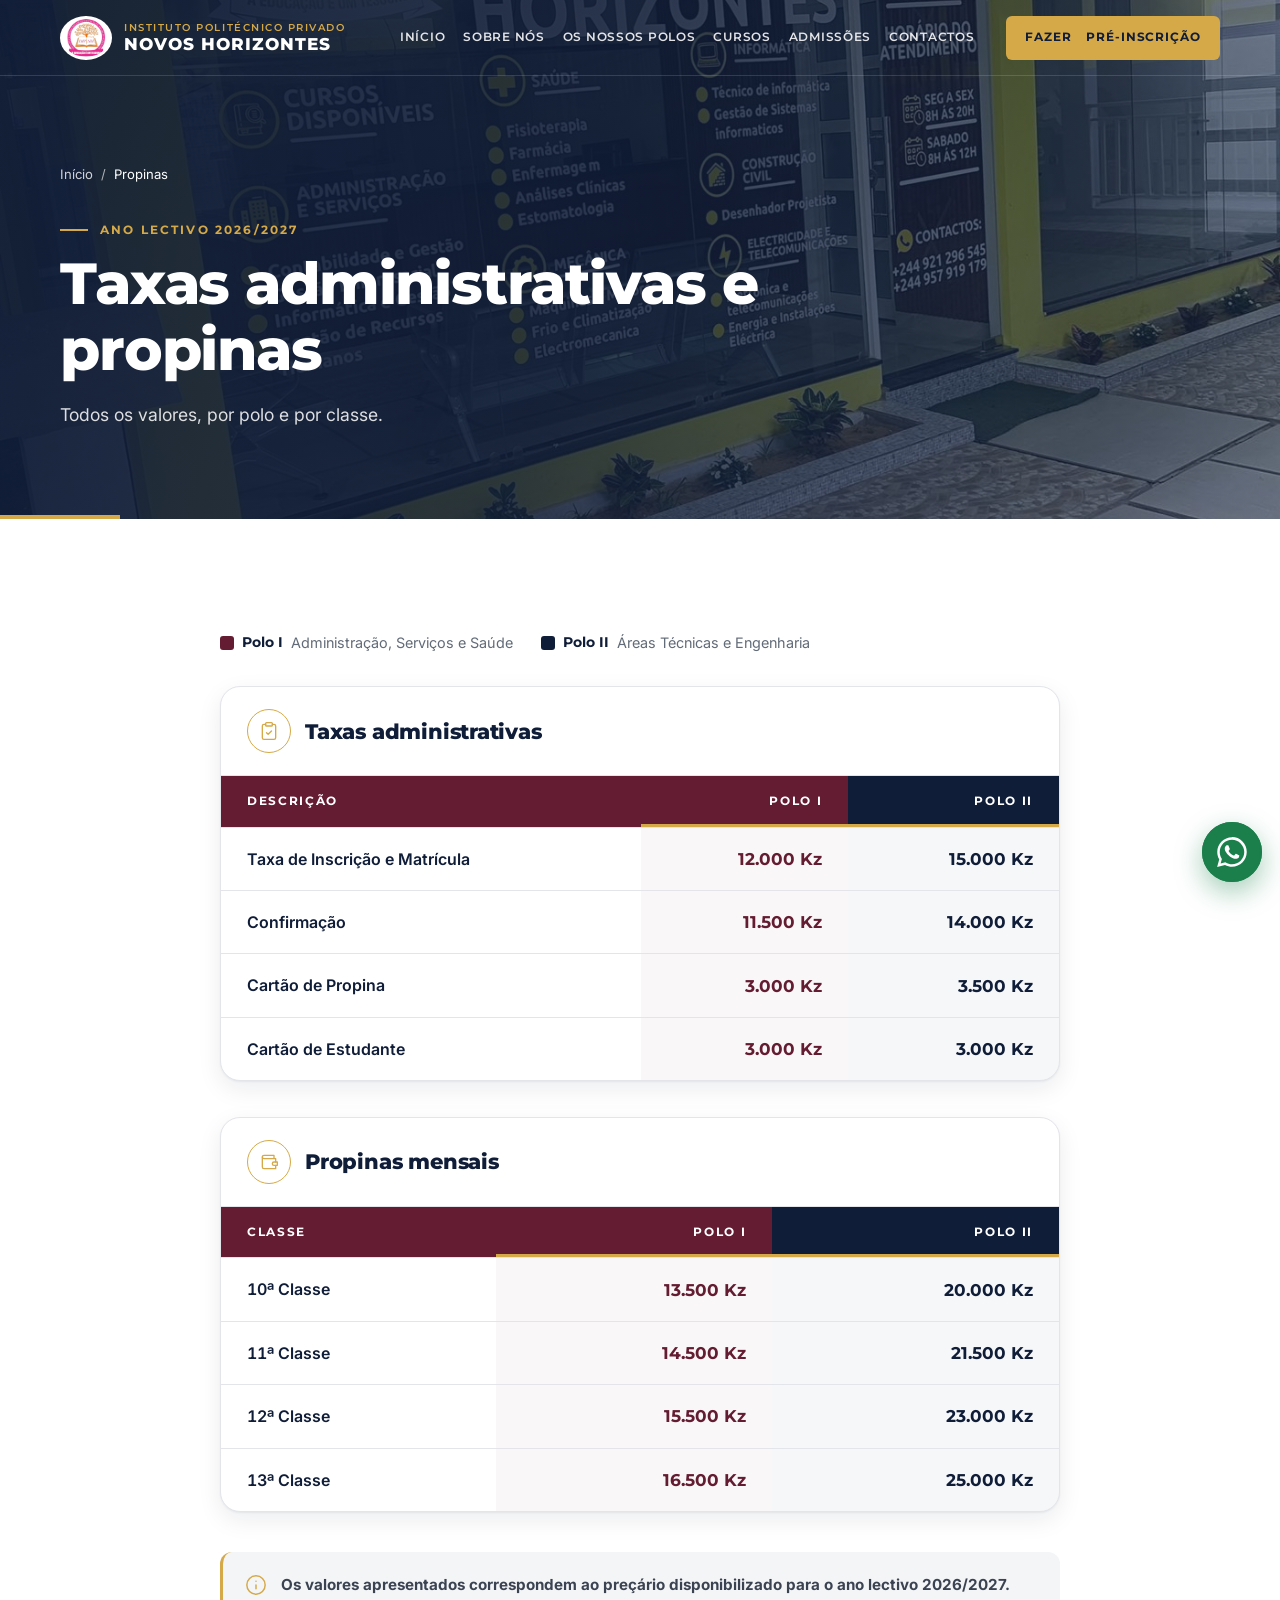
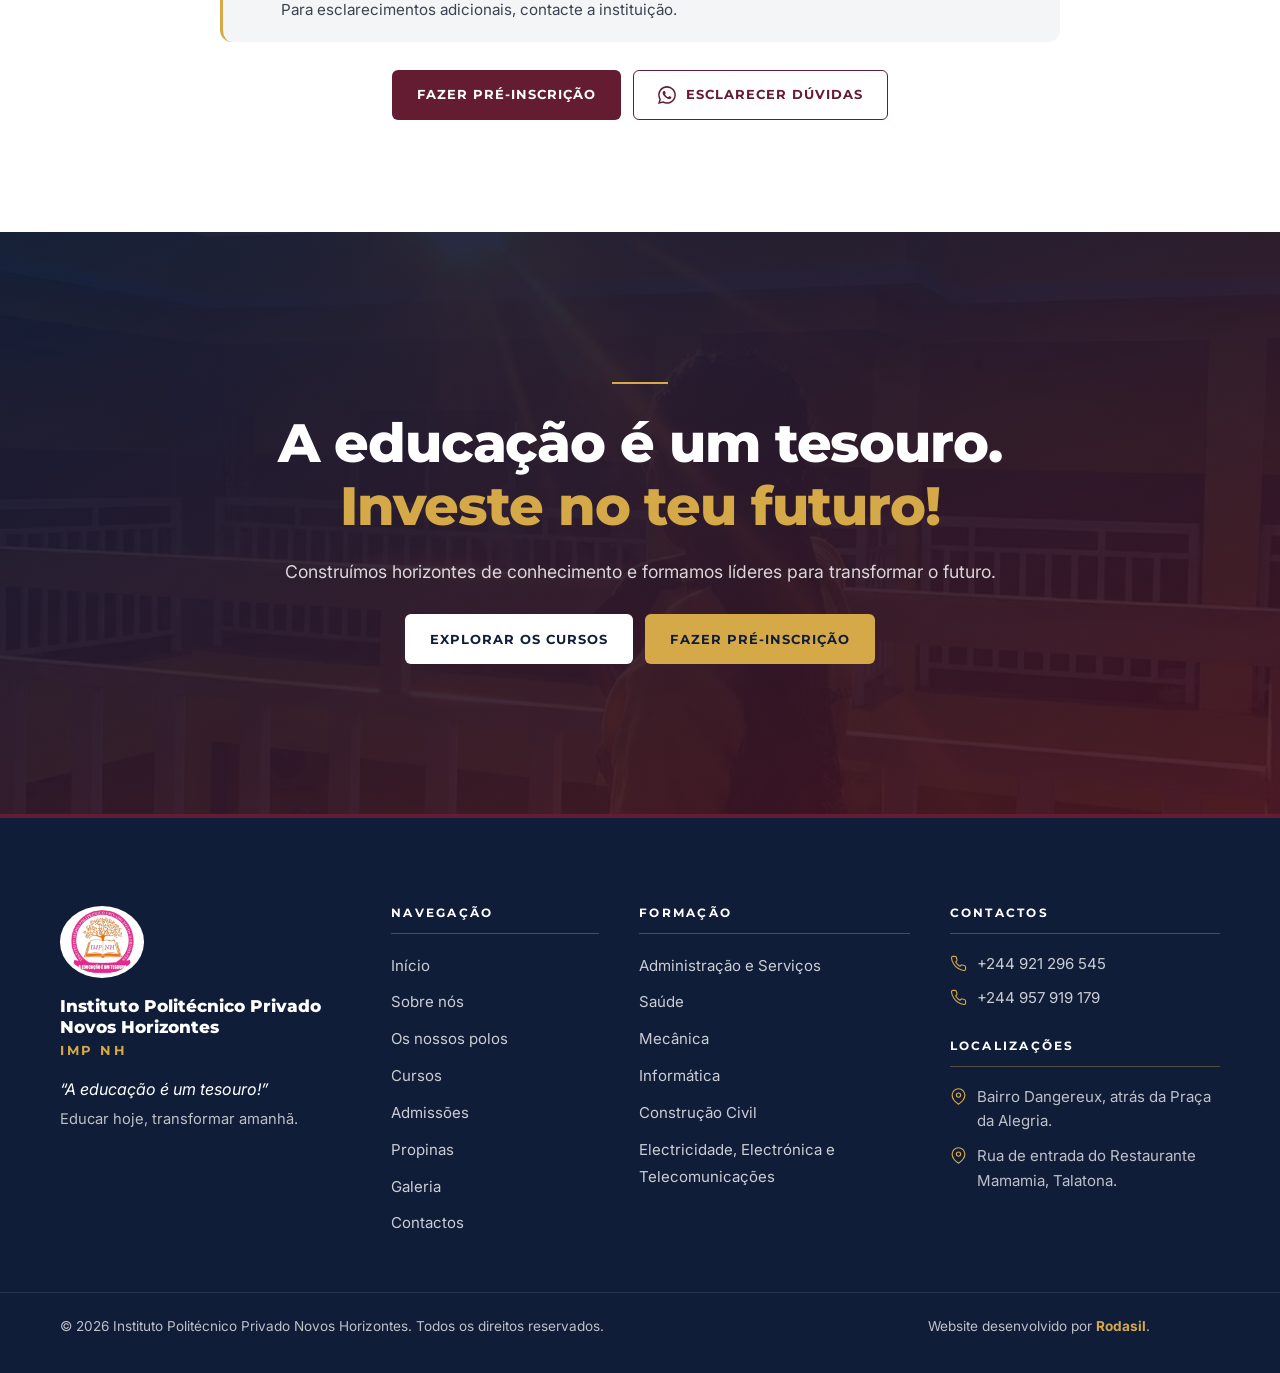
<file: propinas/index.html>
<!doctype html>
<html lang="pt">
<head>
<meta charset="utf-8">
<meta name="viewport" content="width=device-width, initial-scale=1">
<meta name="robots" content="noindex, nofollow">
<title>Taxas e propinas 2026/2027 | IMP NH Novos Horizontes</title>
<meta name="description" content="Preçário 2026/2027 do IMP NH: taxa de inscrição e matrícula, confirmação, cartões e propinas mensais da 10ª à 13ª classe, Polo I e Polo II.">
<link rel="canonical" href="https://rodasil-angola.github.io/novos-horizontes/propinas/">
<meta property="og:type" content="website">
<meta property="og:locale" content="pt_AO">
<meta property="og:site_name" content="Instituto Politécnico Privado Novos Horizontes">
<meta property="og:title" content="Taxas e propinas 2026/2027 | IMP NH Novos Horizontes">
<meta property="og:description" content="Preçário 2026/2027 do IMP NH: taxa de inscrição e matrícula, confirmação, cartões e propinas mensais da 10ª à 13ª classe, Polo I e Polo II.">
<meta property="og:url" content="https://rodasil-angola.github.io/novos-horizontes/propinas/">
<meta property="og:image" content="https://rodasil-angola.github.io/novos-horizontes/assets/img/vida-academica-01.jpg">
<meta name="twitter:card" content="summary_large_image">
<meta name="theme-color" content="#641C32">
<link rel="icon" type="image/png" href="../assets/img/favicon.png">
<link rel="preconnect" href="https://fonts.googleapis.com">
<link rel="preconnect" href="https://fonts.gstatic.com" crossorigin>
<link href="https://fonts.googleapis.com/css2?family=Montserrat:wght@500;600;700;800&family=Inter:wght@400;500;600&display=swap" rel="stylesheet">
<link rel="stylesheet" href="../assets/css/main.css">
<script>document.documentElement.classList.add('nh-js')</script>
<script type="application/ld+json">{"@context":"https://schema.org","@type":"EducationalOrganization","name":"Instituto Politécnico Privado Novos Horizontes","alternateName":"IMP NH","slogan":"A educação é um tesouro!","url":"https://rodasil-angola.github.io/novos-horizontes/","logo":"https://rodasil-angola.github.io/novos-horizontes/assets/img/logo-imp-nh.png","telephone":["+244921296545","+244957919179"]}</script>

</head>
<body>

<a class="nh-skip" href="#conteudo">Saltar para o conteúdo</a>
<header class="nh-header" data-header>
  <div class="nh-container nh-header__bar">
    <a class="nh-brand" href="../" aria-label="Instituto Politécnico Privado Novos Horizontes, página inicial">
      <img class="nh-brand__logo" src="../assets/img/logo-imp-nh.png" alt="" width="58" height="48">
      <span class="nh-brand__text"><span class="nh-brand__top">Instituto Politécnico Privado</span><span class="nh-brand__name">Novos Horizontes</span></span>
    </a>
    <nav class="nh-nav" aria-label="Navegação principal">
      <ul><li><a href="../">Início</a></li><li><a href="../sobre/">Sobre nós</a></li><li><a href="../polos/">Os nossos polos</a></li><li><a href="../cursos/">Cursos</a></li><li><a href="../admissoes/">Admissões</a></li><li><a href="../contactos/">Contactos</a></li></ul>
    </nav>
    <a class="nh-btn nh-btn--gold nh-header__cta" href="../pre-inscricao/"><span class="nh-hide-xs">Fazer&nbsp;</span>pré-inscrição</a>
    <button class="nh-burger" type="button" aria-expanded="false" aria-controls="nh-menu" data-menu-toggle>
      <span class="nh-sr">Abrir menu</span><svg class="ic " viewBox="0 0 24 24" fill="none" stroke="currentColor" stroke-width="1.6" stroke-linecap="round" stroke-linejoin="round" aria-hidden="true"><path d="M3 6h18M3 12h18M3 18h18"/></svg>
    </button>
  </div>
  <div class="nh-mobile" id="nh-menu" hidden data-menu>
    <nav aria-label="Navegação móvel">
      <ul><li><a href="../">Início</a></li><li><a href="../sobre/">Sobre nós</a></li><li><a href="../polos/">Os nossos polos</a></li><li><a href="../cursos/">Cursos</a></li><li><a href="../admissoes/">Admissões</a></li><li><a href="../contactos/">Contactos</a></li>
        <li><a href="../propinas/" aria-current="page">Propinas 2026/2027</a></li>
        <li><a href="../galeria/">Galeria</a></li>
      </ul>
    </nav>
    <a class="nh-btn nh-btn--gold nh-btn--block" href="../pre-inscricao/">Fazer pré-inscrição</a>
    <div class="nh-mobile__tel"><a href="tel:+244921296545"><svg class="ic " viewBox="0 0 24 24" fill="none" stroke="currentColor" stroke-width="1.6" stroke-linecap="round" stroke-linejoin="round" aria-hidden="true"><path d="M22 16.9v3a2 2 0 0 1-2.2 2 19.8 19.8 0 0 1-8.6-3.1 19.5 19.5 0 0 1-6-6A19.8 19.8 0 0 1 2.1 4.2 2 2 0 0 1 4.1 2h3a2 2 0 0 1 2 1.7c.1 1 .4 1.9.7 2.8a2 2 0 0 1-.5 2.1L8 9.9a16 16 0 0 0 6 6l1.3-1.3a2 2 0 0 1 2.1-.4c.9.3 1.8.6 2.8.7a2 2 0 0 1 1.7 2z"/></svg> +244 921 296 545</a><a href="tel:+244957919179"><svg class="ic " viewBox="0 0 24 24" fill="none" stroke="currentColor" stroke-width="1.6" stroke-linecap="round" stroke-linejoin="round" aria-hidden="true"><path d="M22 16.9v3a2 2 0 0 1-2.2 2 19.8 19.8 0 0 1-8.6-3.1 19.5 19.5 0 0 1-6-6A19.8 19.8 0 0 1 2.1 4.2 2 2 0 0 1 4.1 2h3a2 2 0 0 1 2 1.7c.1 1 .4 1.9.7 2.8a2 2 0 0 1-.5 2.1L8 9.9a16 16 0 0 0 6 6l1.3-1.3a2 2 0 0 1 2.1-.4c.9.3 1.8.6 2.8.7a2 2 0 0 1 1.7 2z"/></svg> +244 957 919 179</a></div>
  </div>
</header>
<main id="conteudo">

<section class="nh-phero nh-phero--navy">
  <img class="nh-phero__bg" src="../assets/img/campus-fachada.jpg" alt="" fetchpriority="high">
  <div class="nh-container nh-phero__inner">
    <nav class="nh-crumbs" aria-label="Localização na página"><a href="../">Início</a><span aria-hidden="true">/</span><span aria-current="page">Propinas</span></nav>
    <p class="nh-eyebrow nh-eyebrow--light">Ano Lectivo 2026/2027</p>
    <h1 class="nh-phero__title">Taxas administrativas e propinas</h1>
    <p class="nh-phero__text">Todos os valores, por polo e por classe.</p>
    
  </div>
</section>
<section class="nh-section" aria-label="Tabelas de preços">
  <div class="nh-container nh-container--narrow">
    <div class="nh-legend" data-reveal>
      <span class="nh-legend__p1"><i></i><strong>Polo I</strong> Administração, Serviços e Saúde</span>
      <span class="nh-legend__p2"><i></i><strong>Polo II</strong> Áreas Técnicas e Engenharia</span>
    </div>
    <div class="nh-prices">
  <div class="nh-price" data-reveal>
  <div class="nh-price__head"><span class="nh-price__icon"><svg class="ic " viewBox="0 0 24 24" fill="none" stroke="currentColor" stroke-width="1.6" stroke-linecap="round" stroke-linejoin="round" aria-hidden="true"><rect x="8" y="2" width="8" height="4" rx="1"/><path d="M16 4h2a2 2 0 0 1 2 2v14a2 2 0 0 1-2 2H6a2 2 0 0 1-2-2V6a2 2 0 0 1 2-2h2"/><path d="m9 14 2 2 4-4"/></svg></span><h2 class="nh-price__title" id="tab-taxas">Taxas administrativas</h2></div>
  <div class="nh-price__wrap">
  <table class="nh-table" aria-labelledby="tab-taxas">
    <caption class="nh-sr">Taxas administrativas do ano lectivo 2026/2027, por polo</caption>
    <thead><tr><th scope="col">Descrição</th><th scope="col" class="nh-num nh-th-p1">Polo I</th><th scope="col" class="nh-num nh-th-p2">Polo II</th></tr></thead>
    <tbody><tr><th scope="row">Taxa de Inscrição e Matrícula</th><td class="nh-num" data-label="Polo I">12.000 Kz</td><td class="nh-num" data-label="Polo II">15.000 Kz</td></tr><tr><th scope="row">Confirmação</th><td class="nh-num" data-label="Polo I">11.500 Kz</td><td class="nh-num" data-label="Polo II">14.000 Kz</td></tr><tr><th scope="row">Cartão de Propina</th><td class="nh-num" data-label="Polo I">3.000 Kz</td><td class="nh-num" data-label="Polo II">3.500 Kz</td></tr><tr><th scope="row">Cartão de Estudante</th><td class="nh-num" data-label="Polo I">3.000 Kz</td><td class="nh-num" data-label="Polo II">3.000 Kz</td></tr></tbody>
  </table>
  </div>
</div>
  <div class="nh-price" data-reveal>
  <div class="nh-price__head"><span class="nh-price__icon"><svg class="ic " viewBox="0 0 24 24" fill="none" stroke="currentColor" stroke-width="1.6" stroke-linecap="round" stroke-linejoin="round" aria-hidden="true"><path d="M20 12V8H6a2 2 0 0 1 0-4h12v4"/><path d="M4 6v12a2 2 0 0 0 2 2h14v-4"/><path d="M18 12a2 2 0 0 0 0 4h4v-4z"/></svg></span><h2 class="nh-price__title" id="tab-propinas">Propinas mensais</h2></div>
  <div class="nh-price__wrap">
  <table class="nh-table" aria-labelledby="tab-propinas">
    <caption class="nh-sr">Propinas mensais do ano lectivo 2026/2027, por classe e por polo</caption>
    <thead><tr><th scope="col">Classe</th><th scope="col" class="nh-num nh-th-p1">Polo I</th><th scope="col" class="nh-num nh-th-p2">Polo II</th></tr></thead>
    <tbody><tr><th scope="row">10ª Classe</th><td class="nh-num" data-label="Polo I">13.500 Kz</td><td class="nh-num" data-label="Polo II">20.000 Kz</td></tr><tr><th scope="row">11ª Classe</th><td class="nh-num" data-label="Polo I">14.500 Kz</td><td class="nh-num" data-label="Polo II">21.500 Kz</td></tr><tr><th scope="row">12ª Classe</th><td class="nh-num" data-label="Polo I">15.500 Kz</td><td class="nh-num" data-label="Polo II">23.000 Kz</td></tr><tr><th scope="row">13ª Classe</th><td class="nh-num" data-label="Polo I">16.500 Kz</td><td class="nh-num" data-label="Polo II">25.000 Kz</td></tr></tbody>
  </table>
  </div>
</div>
</div>
<p class="nh-note" data-reveal><svg class="ic " viewBox="0 0 24 24" fill="none" stroke="currentColor" stroke-width="1.6" stroke-linecap="round" stroke-linejoin="round" aria-hidden="true"><circle cx="12" cy="12" r="10"/><path d="M12 16v-4M12 8h.01"/></svg><span><strong>Os valores apresentados correspondem ao preçário disponibilizado para o ano lectivo 2026/2027.</strong> Para esclarecimentos adicionais, contacte a instituição.</span></p>
    <div class="nh-actions nh-actions--center" data-reveal><a class="nh-btn nh-btn--primary" href="../pre-inscricao/">Fazer pré-inscrição</a><a class="nh-btn nh-btn--outline" href="https://wa.me/244921296545?text=Ol%C3%A1!%20Gostaria%20de%20obter%20informa%C3%A7%C3%B5es%20sobre%20os%20cursos%2C%20matr%C3%ADculas%20e%20propinas%20do%20Instituto%20Polit%C3%A9cnico%20Privado%20Novos%20Horizontes." target="_blank" rel="noopener"><svg class="ic ic--wa" viewBox="0 0 24 24" aria-hidden="true"><path fill="currentColor" d="M17.5 14.4c-.3-.1-1.7-.8-2-.9-.3-.1-.5-.1-.7.1-.2.3-.8.9-.9 1.1-.2.2-.3.2-.6.1-.3-.1-1.2-.5-2.3-1.4-.9-.8-1.4-1.7-1.6-2-.2-.3 0-.5.1-.6l.4-.5c.1-.2.2-.3.3-.5.1-.2 0-.4 0-.5l-.9-2.2c-.2-.6-.5-.5-.7-.5h-.6c-.2 0-.5.1-.8.4-.3.3-1 1-1 2.4s1 2.8 1.2 3c.1.2 2 3.1 4.9 4.3.7.3 1.2.5 1.6.6.7.2 1.3.2 1.8.1.6-.1 1.7-.7 1.9-1.4.2-.7.2-1.2.2-1.4-.1-.1-.3-.2-.6-.3zM12 21.8c-1.8 0-3.5-.5-5-1.4l-.4-.2-3.7 1 1-3.6-.2-.4c-1-1.6-1.5-3.4-1.5-5.2C2.2 6.6 6.6 2.2 12 2.2c2.6 0 5.1 1 6.9 2.9 1.9 1.9 2.9 4.3 2.9 6.9 0 5.4-4.4 9.8-9.8 9.8zm8.4-18.2A11.8 11.8 0 0 0 12 .1C5.5.1.2 5.4.2 11.9c0 2.1.5 4.1 1.6 5.9L.1 24l6.3-1.7c1.7.9 3.7 1.4 5.6 1.4 6.5 0 11.8-5.3 11.8-11.8 0-3.2-1.2-6.1-3.4-8.3z"/></svg> Esclarecer dúvidas</a></div>
  </div>
</section>
<section class="nh-final" aria-labelledby="final-t">
  <img class="nh-final__bg" src="../assets/img/campus-entardecer.jpg" alt="" loading="lazy">
  <div class="nh-container nh-final__inner" data-reveal>
    <span class="nh-final__rule" aria-hidden="true"></span>
    <h2 id="final-t" class="nh-final__title">A educação é um tesouro. <em>Investe no teu futuro!</em></h2>
    <p>Construímos horizontes de conhecimento e formamos líderes para transformar o futuro.</p>
    <div class="nh-actions nh-actions--center"><a class="nh-btn nh-btn--light" href="../cursos/">Explorar os cursos</a><a class="nh-btn nh-btn--gold" href="../pre-inscricao/">Fazer pré-inscrição</a></div>
  </div>
</section>
</main>
<footer class="nh-footer">
  <div class="nh-container nh-footer__grid">
    <div class="nh-footer__brand">
      <img src="../assets/img/logo-imp-nh.png" alt="Logótipo do IMP NH" width="96" height="80" loading="lazy">
      <p class="nh-footer__name">Instituto Politécnico Privado Novos Horizontes</p>
      <p class="nh-footer__sigla">IMP NH</p>
      <p class="nh-footer__motto">“A educação é um tesouro!”</p>
      <p class="nh-footer__phrase">Educar hoje, transformar amanhã.</p>
      
    </div>
    <div><h2 class="nh-footer__h">Navegação</h2><ul><li><a href="../">Início</a></li><li><a href="../sobre/">Sobre nós</a></li><li><a href="../polos/">Os nossos polos</a></li><li><a href="../cursos/">Cursos</a></li><li><a href="../admissoes/">Admissões</a></li><li><a href="../propinas/">Propinas</a></li><li><a href="../galeria/">Galeria</a></li><li><a href="../contactos/">Contactos</a></li></ul></div>
    <div><h2 class="nh-footer__h">Formação</h2><ul><li><a href="../polo-i/#administracao">Administração e Serviços</a></li><li><a href="../polo-i/#saude">Saúde</a></li><li><a href="../polo-ii/#mecanica">Mecânica</a></li><li><a href="../polo-ii/#informatica">Informática</a></li><li><a href="../polo-ii/#construcao">Construção Civil</a></li><li><a href="../polo-ii/#electricidade">Electricidade, Electrónica e Telecomunicações</a></li></ul></div>
    <div><h2 class="nh-footer__h">Contactos</h2><ul class="nh-footer__contacts"><li><a href="tel:+244921296545"><svg class="ic " viewBox="0 0 24 24" fill="none" stroke="currentColor" stroke-width="1.6" stroke-linecap="round" stroke-linejoin="round" aria-hidden="true"><path d="M22 16.9v3a2 2 0 0 1-2.2 2 19.8 19.8 0 0 1-8.6-3.1 19.5 19.5 0 0 1-6-6A19.8 19.8 0 0 1 2.1 4.2 2 2 0 0 1 4.1 2h3a2 2 0 0 1 2 1.7c.1 1 .4 1.9.7 2.8a2 2 0 0 1-.5 2.1L8 9.9a16 16 0 0 0 6 6l1.3-1.3a2 2 0 0 1 2.1-.4c.9.3 1.8.6 2.8.7a2 2 0 0 1 1.7 2z"/></svg>+244 921 296 545</a></li><li><a href="tel:+244957919179"><svg class="ic " viewBox="0 0 24 24" fill="none" stroke="currentColor" stroke-width="1.6" stroke-linecap="round" stroke-linejoin="round" aria-hidden="true"><path d="M22 16.9v3a2 2 0 0 1-2.2 2 19.8 19.8 0 0 1-8.6-3.1 19.5 19.5 0 0 1-6-6A19.8 19.8 0 0 1 2.1 4.2 2 2 0 0 1 4.1 2h3a2 2 0 0 1 2 1.7c.1 1 .4 1.9.7 2.8a2 2 0 0 1-.5 2.1L8 9.9a16 16 0 0 0 6 6l1.3-1.3a2 2 0 0 1 2.1-.4c.9.3 1.8.6 2.8.7a2 2 0 0 1 1.7 2z"/></svg>+244 957 919 179</a></li></ul>
      <h2 class="nh-footer__h nh-footer__h--sp">Localizações</h2><ul class="nh-footer__contacts"><li><span><svg class="ic " viewBox="0 0 24 24" fill="none" stroke="currentColor" stroke-width="1.6" stroke-linecap="round" stroke-linejoin="round" aria-hidden="true"><path d="M21 10c0 7-9 13-9 13s-9-6-9-13a9 9 0 0 1 18 0z"/><circle cx="12" cy="10" r="3"/></svg>Bairro Dangereux, atrás da Praça da Alegria.</span></li><li><span><svg class="ic " viewBox="0 0 24 24" fill="none" stroke="currentColor" stroke-width="1.6" stroke-linecap="round" stroke-linejoin="round" aria-hidden="true"><path d="M21 10c0 7-9 13-9 13s-9-6-9-13a9 9 0 0 1 18 0z"/><circle cx="12" cy="10" r="3"/></svg>Rua de entrada do Restaurante Mamamia, Talatona.</span></li></ul></div>
  </div>
  <div class="nh-footer__bottom"><div class="nh-container"><p>© 2026 Instituto Politécnico Privado Novos Horizontes. Todos os direitos reservados.</p><p>Website desenvolvido por <strong>Rodasil</strong>.</p></div></div>
</footer>
<div class="nh-wa" data-wa>
  <div class="nh-wa__panel" id="nh-wa-panel" hidden data-wa-panel>
    <p class="nh-wa__title">Fale connosco no WhatsApp</p>
    <p class="nh-wa__sub">Escolha um dos números da secretaria.</p>
    <a class="nh-wa__opt" href="https://wa.me/244921296545?text=Ol%C3%A1!%20Gostaria%20de%20obter%20informa%C3%A7%C3%B5es%20sobre%20os%20cursos%2C%20matr%C3%ADculas%20e%20propinas%20do%20Instituto%20Polit%C3%A9cnico%20Privado%20Novos%20Horizontes." target="_blank" rel="noopener"><svg class="ic ic--wa" viewBox="0 0 24 24" aria-hidden="true"><path fill="currentColor" d="M17.5 14.4c-.3-.1-1.7-.8-2-.9-.3-.1-.5-.1-.7.1-.2.3-.8.9-.9 1.1-.2.2-.3.2-.6.1-.3-.1-1.2-.5-2.3-1.4-.9-.8-1.4-1.7-1.6-2-.2-.3 0-.5.1-.6l.4-.5c.1-.2.2-.3.3-.5.1-.2 0-.4 0-.5l-.9-2.2c-.2-.6-.5-.5-.7-.5h-.6c-.2 0-.5.1-.8.4-.3.3-1 1-1 2.4s1 2.8 1.2 3c.1.2 2 3.1 4.9 4.3.7.3 1.2.5 1.6.6.7.2 1.3.2 1.8.1.6-.1 1.7-.7 1.9-1.4.2-.7.2-1.2.2-1.4-.1-.1-.3-.2-.6-.3zM12 21.8c-1.8 0-3.5-.5-5-1.4l-.4-.2-3.7 1 1-3.6-.2-.4c-1-1.6-1.5-3.4-1.5-5.2C2.2 6.6 6.6 2.2 12 2.2c2.6 0 5.1 1 6.9 2.9 1.9 1.9 2.9 4.3 2.9 6.9 0 5.4-4.4 9.8-9.8 9.8zm8.4-18.2A11.8 11.8 0 0 0 12 .1C5.5.1.2 5.4.2 11.9c0 2.1.5 4.1 1.6 5.9L.1 24l6.3-1.7c1.7.9 3.7 1.4 5.6 1.4 6.5 0 11.8-5.3 11.8-11.8 0-3.2-1.2-6.1-3.4-8.3z"/></svg><span>+244 921 296 545</span><svg class="ic " viewBox="0 0 24 24" fill="none" stroke="currentColor" stroke-width="1.6" stroke-linecap="round" stroke-linejoin="round" aria-hidden="true"><path d="M5 12h14M13 6l6 6-6 6"/></svg></a><a class="nh-wa__opt" href="https://wa.me/244957919179?text=Ol%C3%A1!%20Gostaria%20de%20obter%20informa%C3%A7%C3%B5es%20sobre%20os%20cursos%2C%20matr%C3%ADculas%20e%20propinas%20do%20Instituto%20Polit%C3%A9cnico%20Privado%20Novos%20Horizontes." target="_blank" rel="noopener"><svg class="ic ic--wa" viewBox="0 0 24 24" aria-hidden="true"><path fill="currentColor" d="M17.5 14.4c-.3-.1-1.7-.8-2-.9-.3-.1-.5-.1-.7.1-.2.3-.8.9-.9 1.1-.2.2-.3.2-.6.1-.3-.1-1.2-.5-2.3-1.4-.9-.8-1.4-1.7-1.6-2-.2-.3 0-.5.1-.6l.4-.5c.1-.2.2-.3.3-.5.1-.2 0-.4 0-.5l-.9-2.2c-.2-.6-.5-.5-.7-.5h-.6c-.2 0-.5.1-.8.4-.3.3-1 1-1 2.4s1 2.8 1.2 3c.1.2 2 3.1 4.9 4.3.7.3 1.2.5 1.6.6.7.2 1.3.2 1.8.1.6-.1 1.7-.7 1.9-1.4.2-.7.2-1.2.2-1.4-.1-.1-.3-.2-.6-.3zM12 21.8c-1.8 0-3.5-.5-5-1.4l-.4-.2-3.7 1 1-3.6-.2-.4c-1-1.6-1.5-3.4-1.5-5.2C2.2 6.6 6.6 2.2 12 2.2c2.6 0 5.1 1 6.9 2.9 1.9 1.9 2.9 4.3 2.9 6.9 0 5.4-4.4 9.8-9.8 9.8zm8.4-18.2A11.8 11.8 0 0 0 12 .1C5.5.1.2 5.4.2 11.9c0 2.1.5 4.1 1.6 5.9L.1 24l6.3-1.7c1.7.9 3.7 1.4 5.6 1.4 6.5 0 11.8-5.3 11.8-11.8 0-3.2-1.2-6.1-3.4-8.3z"/></svg><span>+244 957 919 179</span><svg class="ic " viewBox="0 0 24 24" fill="none" stroke="currentColor" stroke-width="1.6" stroke-linecap="round" stroke-linejoin="round" aria-hidden="true"><path d="M5 12h14M13 6l6 6-6 6"/></svg></a>
  </div>
  <button class="nh-wa__btn" type="button" aria-expanded="false" aria-controls="nh-wa-panel" data-wa-toggle>
    <svg class="ic ic--wa" viewBox="0 0 24 24" aria-hidden="true"><path fill="currentColor" d="M17.5 14.4c-.3-.1-1.7-.8-2-.9-.3-.1-.5-.1-.7.1-.2.3-.8.9-.9 1.1-.2.2-.3.2-.6.1-.3-.1-1.2-.5-2.3-1.4-.9-.8-1.4-1.7-1.6-2-.2-.3 0-.5.1-.6l.4-.5c.1-.2.2-.3.3-.5.1-.2 0-.4 0-.5l-.9-2.2c-.2-.6-.5-.5-.7-.5h-.6c-.2 0-.5.1-.8.4-.3.3-1 1-1 2.4s1 2.8 1.2 3c.1.2 2 3.1 4.9 4.3.7.3 1.2.5 1.6.6.7.2 1.3.2 1.8.1.6-.1 1.7-.7 1.9-1.4.2-.7.2-1.2.2-1.4-.1-.1-.3-.2-.6-.3zM12 21.8c-1.8 0-3.5-.5-5-1.4l-.4-.2-3.7 1 1-3.6-.2-.4c-1-1.6-1.5-3.4-1.5-5.2C2.2 6.6 6.6 2.2 12 2.2c2.6 0 5.1 1 6.9 2.9 1.9 1.9 2.9 4.3 2.9 6.9 0 5.4-4.4 9.8-9.8 9.8zm8.4-18.2A11.8 11.8 0 0 0 12 .1C5.5.1.2 5.4.2 11.9c0 2.1.5 4.1 1.6 5.9L.1 24l6.3-1.7c1.7.9 3.7 1.4 5.6 1.4 6.5 0 11.8-5.3 11.8-11.8 0-3.2-1.2-6.1-3.4-8.3z"/></svg><span class="nh-sr">Contactar pelo WhatsApp</span>
  </button>
</div>
<script src="../assets/js/main.js" defer></script>
</body>
</html>
</file>
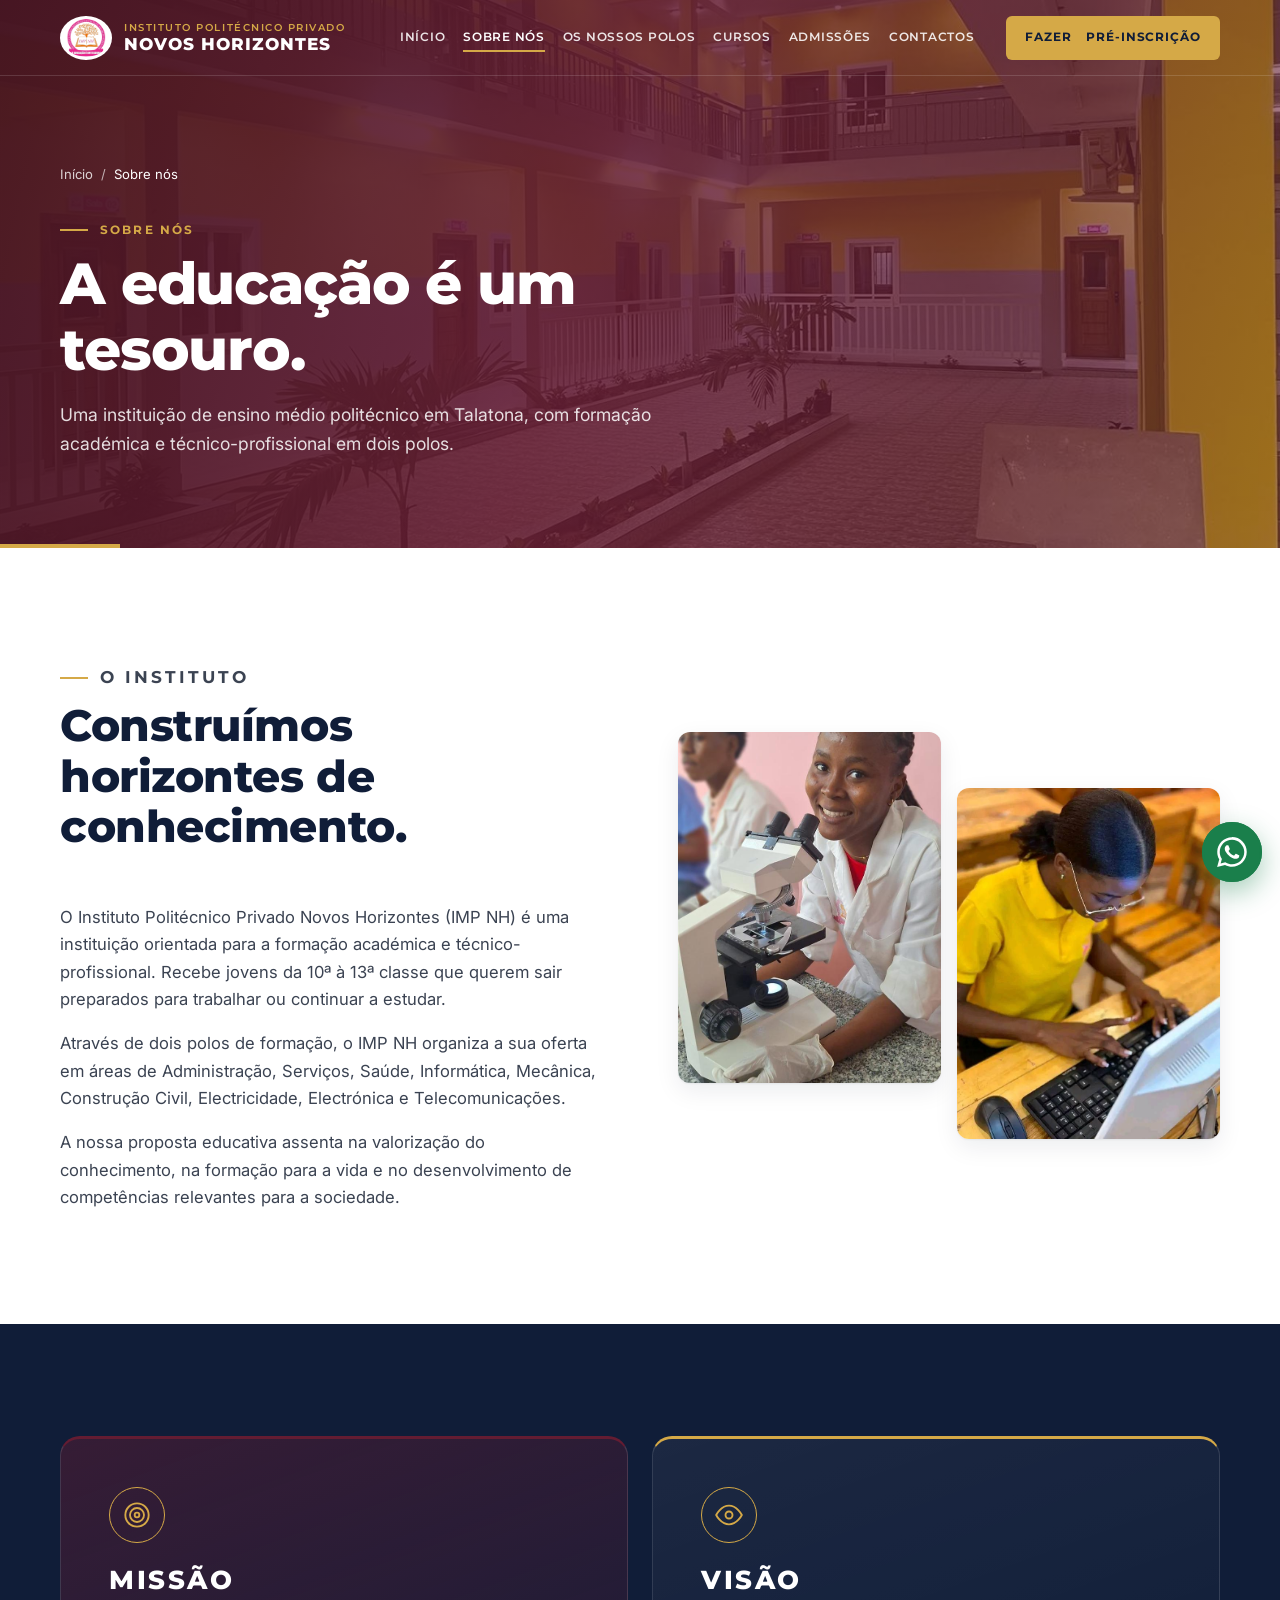
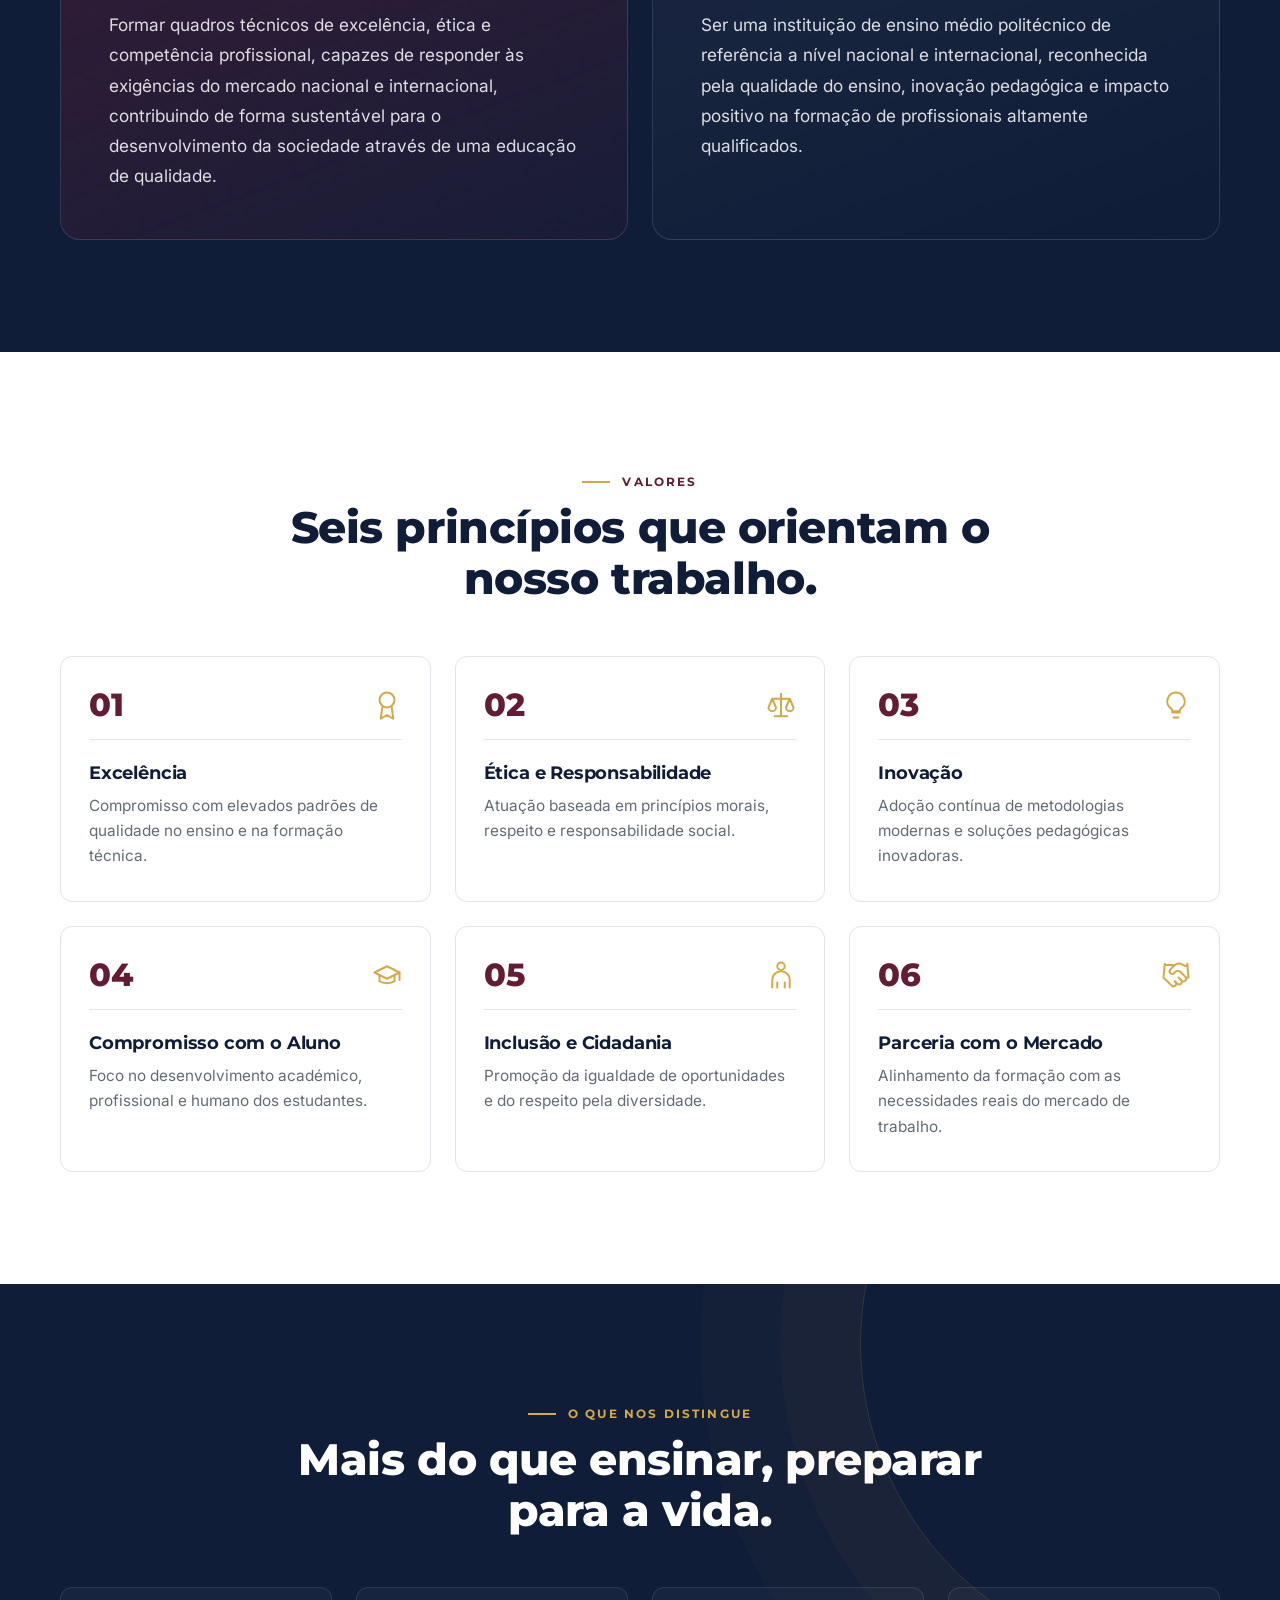
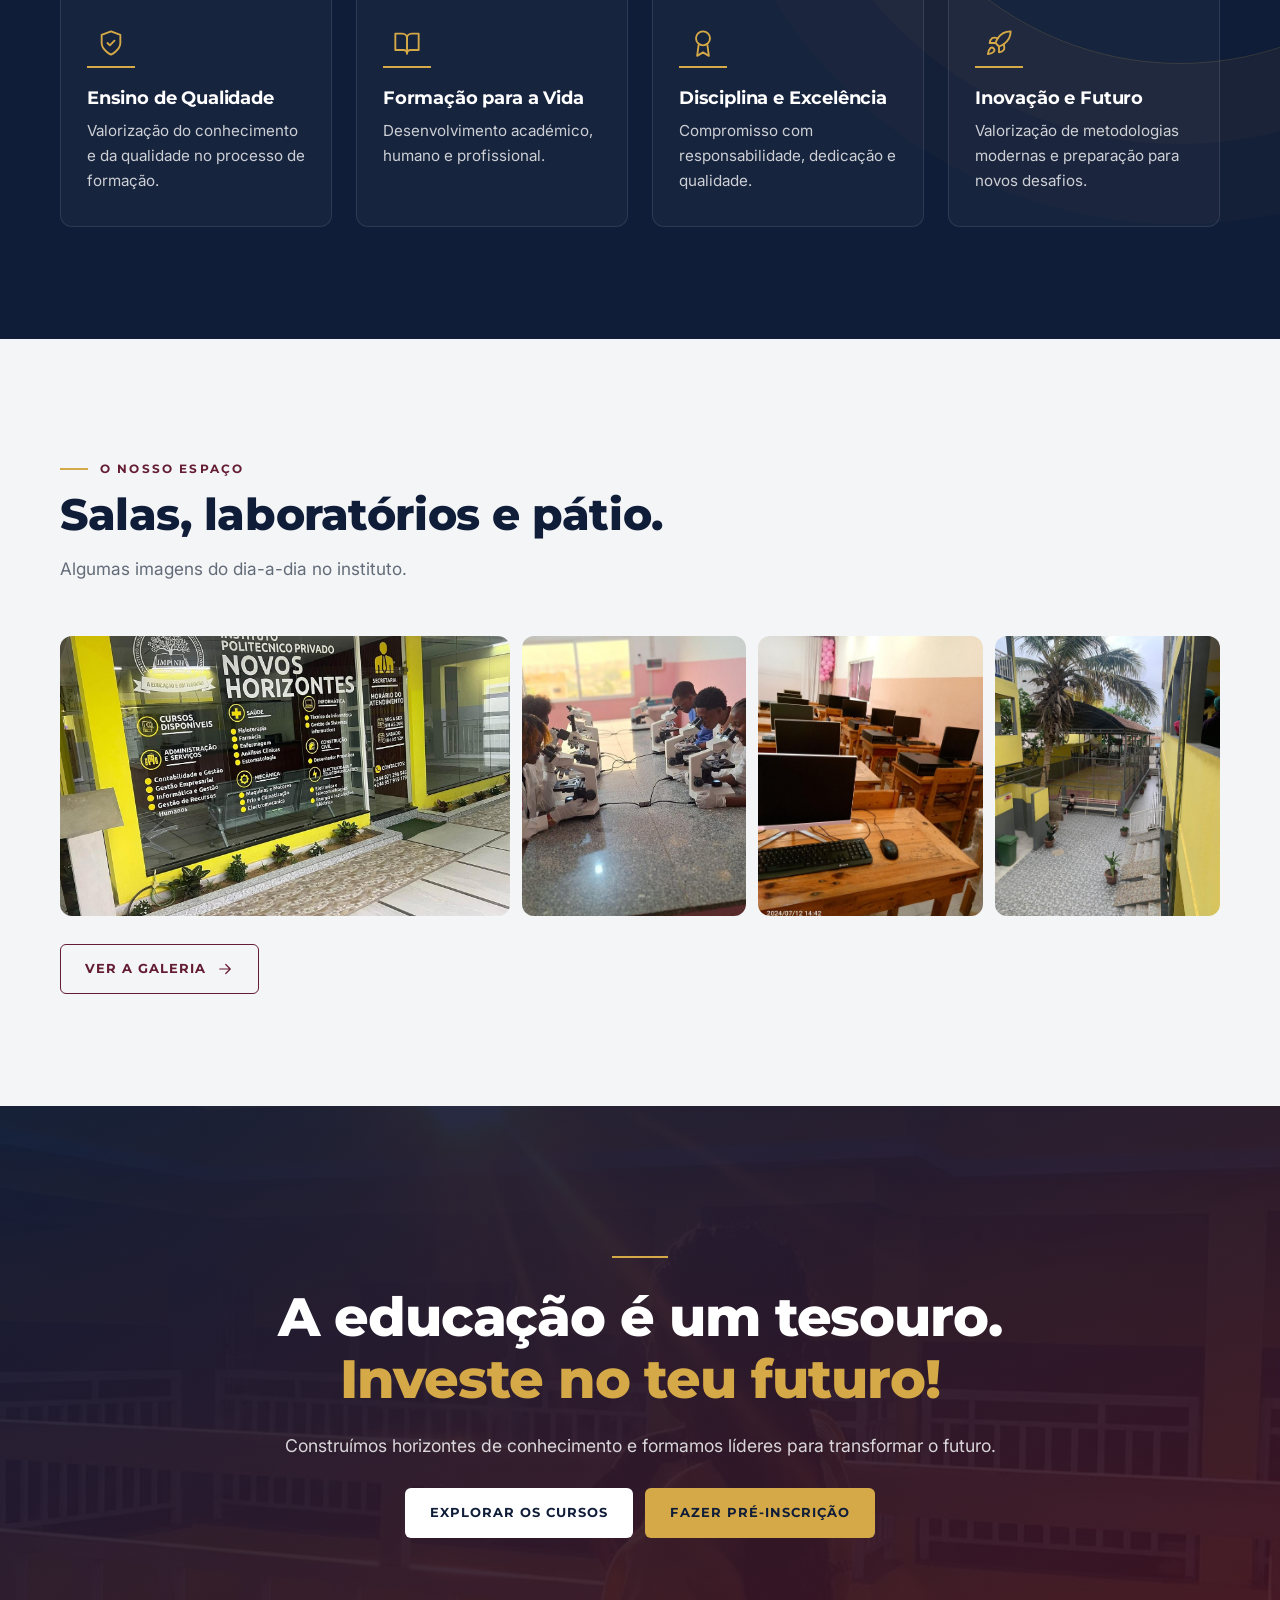
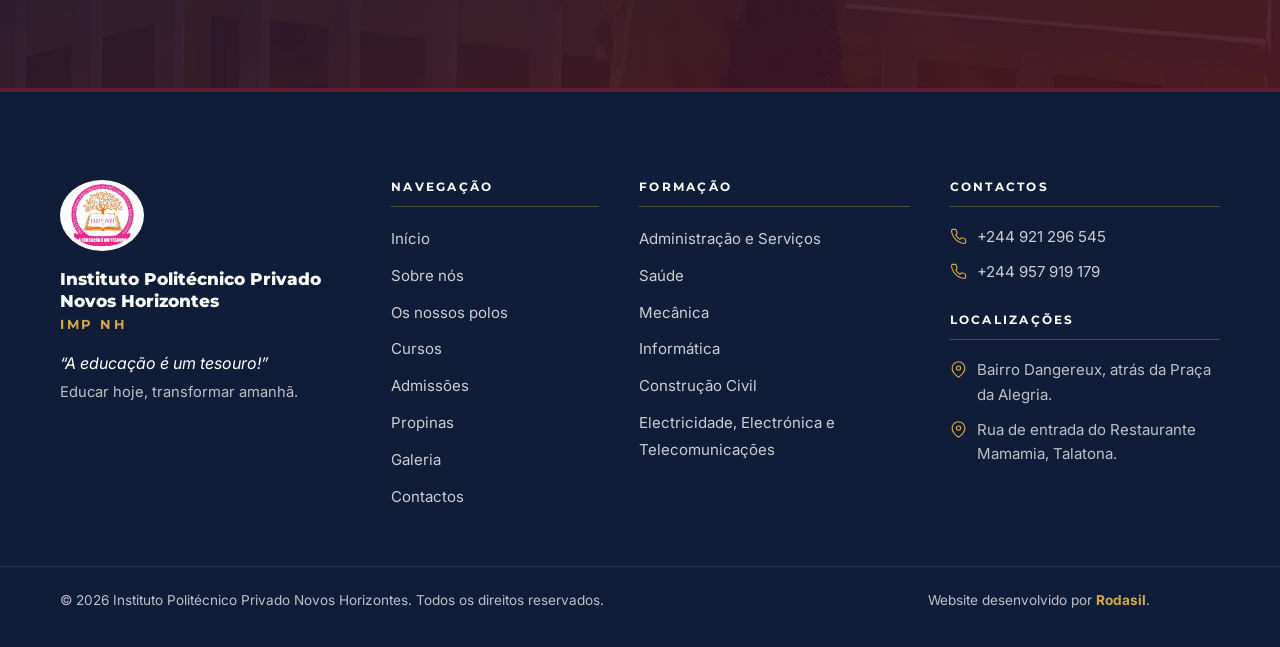
<file: sobre/index.html>
<!doctype html>
<html lang="pt">
<head>
<meta charset="utf-8">
<meta name="viewport" content="width=device-width, initial-scale=1">
<meta name="robots" content="noindex, nofollow">
<title>Sobre o Instituto | IMP NH Novos Horizontes</title>
<meta name="description" content="Missão, visão e valores do Instituto Politécnico Privado Novos Horizontes, instituição de ensino médio politécnico em Talatona, Luanda.">
<link rel="canonical" href="https://rodasil-angola.github.io/novos-horizontes/sobre/">
<meta property="og:type" content="website">
<meta property="og:locale" content="pt_AO">
<meta property="og:site_name" content="Instituto Politécnico Privado Novos Horizontes">
<meta property="og:title" content="Sobre o Instituto | IMP NH Novos Horizontes">
<meta property="og:description" content="Missão, visão e valores do Instituto Politécnico Privado Novos Horizontes, instituição de ensino médio politécnico em Talatona, Luanda.">
<meta property="og:url" content="https://rodasil-angola.github.io/novos-horizontes/sobre/">
<meta property="og:image" content="https://rodasil-angola.github.io/novos-horizontes/assets/img/saude-estudantes.jpg">
<meta name="twitter:card" content="summary_large_image">
<meta name="theme-color" content="#641C32">
<link rel="icon" type="image/png" href="../assets/img/favicon.png">
<link rel="preconnect" href="https://fonts.googleapis.com">
<link rel="preconnect" href="https://fonts.gstatic.com" crossorigin>
<link href="https://fonts.googleapis.com/css2?family=Montserrat:wght@500;600;700;800&family=Inter:wght@400;500;600&display=swap" rel="stylesheet">
<link rel="stylesheet" href="../assets/css/main.css">
<script>document.documentElement.classList.add('nh-js')</script>
<script type="application/ld+json">{"@context":"https://schema.org","@type":"EducationalOrganization","name":"Instituto Politécnico Privado Novos Horizontes","alternateName":"IMP NH","slogan":"A educação é um tesouro!","url":"https://rodasil-angola.github.io/novos-horizontes/","logo":"https://rodasil-angola.github.io/novos-horizontes/assets/img/logo-imp-nh.png","telephone":["+244921296545","+244957919179"]}</script>

</head>
<body>

<a class="nh-skip" href="#conteudo">Saltar para o conteúdo</a>
<header class="nh-header" data-header>
  <div class="nh-container nh-header__bar">
    <a class="nh-brand" href="../" aria-label="Instituto Politécnico Privado Novos Horizontes, página inicial">
      <img class="nh-brand__logo" src="../assets/img/logo-imp-nh.png" alt="" width="58" height="48">
      <span class="nh-brand__text"><span class="nh-brand__top">Instituto Politécnico Privado</span><span class="nh-brand__name">Novos Horizontes</span></span>
    </a>
    <nav class="nh-nav" aria-label="Navegação principal">
      <ul><li><a href="../">Início</a></li><li><a href="../sobre/" aria-current="page">Sobre nós</a></li><li><a href="../polos/">Os nossos polos</a></li><li><a href="../cursos/">Cursos</a></li><li><a href="../admissoes/">Admissões</a></li><li><a href="../contactos/">Contactos</a></li></ul>
    </nav>
    <a class="nh-btn nh-btn--gold nh-header__cta" href="../pre-inscricao/"><span class="nh-hide-xs">Fazer&nbsp;</span>pré-inscrição</a>
    <button class="nh-burger" type="button" aria-expanded="false" aria-controls="nh-menu" data-menu-toggle>
      <span class="nh-sr">Abrir menu</span><svg class="ic " viewBox="0 0 24 24" fill="none" stroke="currentColor" stroke-width="1.6" stroke-linecap="round" stroke-linejoin="round" aria-hidden="true"><path d="M3 6h18M3 12h18M3 18h18"/></svg>
    </button>
  </div>
  <div class="nh-mobile" id="nh-menu" hidden data-menu>
    <nav aria-label="Navegação móvel">
      <ul><li><a href="../">Início</a></li><li><a href="../sobre/" aria-current="page">Sobre nós</a></li><li><a href="../polos/">Os nossos polos</a></li><li><a href="../cursos/">Cursos</a></li><li><a href="../admissoes/">Admissões</a></li><li><a href="../contactos/">Contactos</a></li>
        <li><a href="../propinas/">Propinas 2026/2027</a></li>
        <li><a href="../galeria/">Galeria</a></li>
      </ul>
    </nav>
    <a class="nh-btn nh-btn--gold nh-btn--block" href="../pre-inscricao/">Fazer pré-inscrição</a>
    <div class="nh-mobile__tel"><a href="tel:+244921296545"><svg class="ic " viewBox="0 0 24 24" fill="none" stroke="currentColor" stroke-width="1.6" stroke-linecap="round" stroke-linejoin="round" aria-hidden="true"><path d="M22 16.9v3a2 2 0 0 1-2.2 2 19.8 19.8 0 0 1-8.6-3.1 19.5 19.5 0 0 1-6-6A19.8 19.8 0 0 1 2.1 4.2 2 2 0 0 1 4.1 2h3a2 2 0 0 1 2 1.7c.1 1 .4 1.9.7 2.8a2 2 0 0 1-.5 2.1L8 9.9a16 16 0 0 0 6 6l1.3-1.3a2 2 0 0 1 2.1-.4c.9.3 1.8.6 2.8.7a2 2 0 0 1 1.7 2z"/></svg> +244 921 296 545</a><a href="tel:+244957919179"><svg class="ic " viewBox="0 0 24 24" fill="none" stroke="currentColor" stroke-width="1.6" stroke-linecap="round" stroke-linejoin="round" aria-hidden="true"><path d="M22 16.9v3a2 2 0 0 1-2.2 2 19.8 19.8 0 0 1-8.6-3.1 19.5 19.5 0 0 1-6-6A19.8 19.8 0 0 1 2.1 4.2 2 2 0 0 1 4.1 2h3a2 2 0 0 1 2 1.7c.1 1 .4 1.9.7 2.8a2 2 0 0 1-.5 2.1L8 9.9a16 16 0 0 0 6 6l1.3-1.3a2 2 0 0 1 2.1-.4c.9.3 1.8.6 2.8.7a2 2 0 0 1 1.7 2z"/></svg> +244 957 919 179</a></div>
  </div>
</header>
<main id="conteudo">

<section class="nh-phero nh-phero--bordo">
  <img class="nh-phero__bg" src="../assets/img/campus-patio-01.jpg" alt="" fetchpriority="high">
  <div class="nh-container nh-phero__inner">
    <nav class="nh-crumbs" aria-label="Localização na página"><a href="../">Início</a><span aria-hidden="true">/</span><span aria-current="page">Sobre nós</span></nav>
    <p class="nh-eyebrow nh-eyebrow--light">Sobre nós</p>
    <h1 class="nh-phero__title">A educação é um tesouro.</h1>
    <p class="nh-phero__text">Uma instituição de ensino médio politécnico em Talatona, com formação académica e técnico-profissional em dois polos.</p>
    
  </div>
</section>

<section class="nh-section" aria-labelledby="sobre-t">
  <div class="nh-container nh-split nh-split--rev">
    <div class="nh-split__copy">
      <div class="nh-sh nh-sh--left" data-reveal>
  <p class="nh-eyebrow">O instituto</p>
  <h2 class="nh-sh__title"><span id="sobre-t">Construímos horizontes de conhecimento.</span></h2>
  
</div>
      <div data-reveal>
        <p>O Instituto Politécnico Privado Novos Horizontes (IMP NH) é uma instituição orientada para a formação académica e técnico-profissional. Recebe jovens da 10ª à 13ª classe que querem sair preparados para trabalhar ou continuar a estudar.</p>
        <p>Através de dois polos de formação, o IMP NH organiza a sua oferta em áreas de Administração, Serviços, Saúde, Informática, Mecânica, Construção Civil, Electricidade, Electrónica e Telecomunicações.</p>
        <p>A nossa proposta educativa assenta na valorização do conhecimento, na formação para a vida e no desenvolvimento de competências relevantes para a sociedade.</p>
      </div>
    </div>
    <div class="nh-split__media nh-collage" data-reveal>
      <img src="../assets/img/saude-microscopio-01.jpg" alt="Estudante sorri junto ao microscópio no laboratório" loading="lazy">
      <img src="../assets/img/informatica-aula-02.jpg" alt="Estudante numa aula na sala de informática" loading="lazy">
    </div>
  </div>
</section>

<section class="nh-section nh-section--navy nh-mvsec" aria-label="Missão e visão">
  <div class="nh-container nh-grid nh-grid--2">
    <article class="nh-mv nh-mv--missao" data-reveal>
  <span class="nh-mv__icon"><svg class="ic " viewBox="0 0 24 24" fill="none" stroke="currentColor" stroke-width="1.6" stroke-linecap="round" stroke-linejoin="round" aria-hidden="true"><circle cx="12" cy="12" r="10"/><circle cx="12" cy="12" r="6"/><circle cx="12" cy="12" r="2"/></svg></span>
  <h3 class="nh-mv__title">Missão</h3>
  <p class="nh-mv__text">Formar quadros técnicos de excelência, ética e competência profissional, capazes de responder às exigências do mercado nacional e internacional, contribuindo de forma sustentável para o desenvolvimento da sociedade através de uma educação de qualidade.</p>
</article>
    <article class="nh-mv nh-mv--visao" data-reveal>
  <span class="nh-mv__icon"><svg class="ic " viewBox="0 0 24 24" fill="none" stroke="currentColor" stroke-width="1.6" stroke-linecap="round" stroke-linejoin="round" aria-hidden="true"><path d="M1 12s4-8 11-8 11 8 11 8-4 8-11 8-11-8-11-8z"/><circle cx="12" cy="12" r="3"/></svg></span>
  <h3 class="nh-mv__title">Visão</h3>
  <p class="nh-mv__text">Ser uma instituição de ensino médio politécnico de referência a nível nacional e internacional, reconhecida pela qualidade do ensino, inovação pedagógica e impacto positivo na formação de profissionais altamente qualificados.</p>
</article>
  </div>
</section>

<section class="nh-section" aria-labelledby="valores-t">
  <div class="nh-container">
    <div class="nh-sh nh-sh--center" data-reveal>
  <p class="nh-eyebrow">Valores</p>
  <h2 class="nh-sh__title"><span id="valores-t">Seis princípios que orientam o nosso trabalho.</span></h2>
  
</div>
    <div class="nh-grid nh-grid--3"><article class="nh-value" data-reveal style="--d:0ms">
  <div class="nh-value__top"><span class="nh-value__num">01</span><svg class="ic " viewBox="0 0 24 24" fill="none" stroke="currentColor" stroke-width="1.6" stroke-linecap="round" stroke-linejoin="round" aria-hidden="true"><circle cx="12" cy="8" r="6"/><path d="M8.2 13.9 7 23l5-3 5 3-1.2-9.1"/></svg></div>
  <h3 class="nh-value__title">Excelência</h3>
  <p class="nh-value__text">Compromisso com elevados padrões de qualidade no ensino e na formação técnica.</p>
</article><article class="nh-value" data-reveal style="--d:60ms">
  <div class="nh-value__top"><span class="nh-value__num">02</span><svg class="ic " viewBox="0 0 24 24" fill="none" stroke="currentColor" stroke-width="1.6" stroke-linecap="round" stroke-linejoin="round" aria-hidden="true"><path d="M12 3v18M7 21h10M5 7h14M5 7l-3 7a3 3 0 0 0 6 0zM19 7l-3 7a3 3 0 0 0 6 0z"/></svg></div>
  <h3 class="nh-value__title">Ética e Responsabilidade</h3>
  <p class="nh-value__text">Atuação baseada em princípios morais, respeito e responsabilidade social.</p>
</article><article class="nh-value" data-reveal style="--d:120ms">
  <div class="nh-value__top"><span class="nh-value__num">03</span><svg class="ic " viewBox="0 0 24 24" fill="none" stroke="currentColor" stroke-width="1.6" stroke-linecap="round" stroke-linejoin="round" aria-hidden="true"><path d="M9 18h6M10 22h4"/><path d="M12 2a7 7 0 0 0-4 12.7c.6.5 1 1.3 1 2.3h6c0-1 .4-1.8 1-2.3A7 7 0 0 0 12 2z"/></svg></div>
  <h3 class="nh-value__title">Inovação</h3>
  <p class="nh-value__text">Adoção contínua de metodologias modernas e soluções pedagógicas inovadoras.</p>
</article><article class="nh-value" data-reveal style="--d:180ms">
  <div class="nh-value__top"><span class="nh-value__num">04</span><svg class="ic " viewBox="0 0 24 24" fill="none" stroke="currentColor" stroke-width="1.6" stroke-linecap="round" stroke-linejoin="round" aria-hidden="true"><path d="M22 10 12 5 2 10l10 5 10-5z"/><path d="M6 12v5c3 2 9 2 12 0v-5"/><path d="M22 10v6"/></svg></div>
  <h3 class="nh-value__title">Compromisso com o Aluno</h3>
  <p class="nh-value__text">Foco no desenvolvimento académico, profissional e humano dos estudantes.</p>
</article><article class="nh-value" data-reveal style="--d:240ms">
  <div class="nh-value__top"><span class="nh-value__num">05</span><svg class="ic " viewBox="0 0 24 24" fill="none" stroke="currentColor" stroke-width="1.6" stroke-linecap="round" stroke-linejoin="round" aria-hidden="true"><circle cx="12" cy="5" r="3"/><path d="M5 22v-6a7 7 0 0 1 14 0v6"/><path d="M9 22v-4M15 22v-4"/></svg></div>
  <h3 class="nh-value__title">Inclusão e Cidadania</h3>
  <p class="nh-value__text">Promoção da igualdade de oportunidades e do respeito pela diversidade.</p>
</article><article class="nh-value" data-reveal style="--d:300ms">
  <div class="nh-value__top"><span class="nh-value__num">06</span><svg class="ic " viewBox="0 0 24 24" fill="none" stroke="currentColor" stroke-width="1.6" stroke-linecap="round" stroke-linejoin="round" aria-hidden="true"><path d="m11 17 2 2a1 1 0 1 0 3-3"/><path d="m14 14 2.5 2.5a1 1 0 1 0 3-3l-3.9-3.9a3 3 0 0 0-4.2 0l-.9.9a1 1 0 1 1-3-3l2.8-2.8a5.8 5.8 0 0 1 7.1-.9l.5.3a4 4 0 0 0 2.6.6L21 4"/><path d="m21 3 1 11h-2M3 3 2 14l6.5 6.5a1 1 0 1 0 3-3M3 4h8"/></svg></div>
  <h3 class="nh-value__title">Parceria com o Mercado</h3>
  <p class="nh-value__text">Alinhamento da formação com as necessidades reais do mercado de trabalho.</p>
</article></div>
  </div>
</section>

<section class="nh-section nh-pillars" aria-labelledby="pilares-t">
  <div class="nh-container">
    <div class="nh-sh nh-sh--center nh-sh--light" data-reveal>
  <p class="nh-eyebrow">O que nos distingue</p>
  <h2 class="nh-sh__title"><span id="pilares-t">Mais do que ensinar, preparar para a vida.</span></h2>
  
</div>
    <div class="nh-grid nh-grid--4">
      <article class="nh-pillar" data-reveal style="--d:0ms"><span class="nh-pillar__icon"><svg class="ic " viewBox="0 0 24 24" fill="none" stroke="currentColor" stroke-width="1.6" stroke-linecap="round" stroke-linejoin="round" aria-hidden="true"><path d="M12 22s8-4 8-10V5l-8-3-8 3v7c0 6 8 10 8 10z"/><path d="m9 12 2 2 4-4"/></svg></span><h3>Ensino de Qualidade</h3><p>Valorização do conhecimento e da qualidade no processo de formação.</p></article><article class="nh-pillar" data-reveal style="--d:80ms"><span class="nh-pillar__icon"><svg class="ic " viewBox="0 0 24 24" fill="none" stroke="currentColor" stroke-width="1.6" stroke-linecap="round" stroke-linejoin="round" aria-hidden="true"><path d="M2 4h6a4 4 0 0 1 4 4v13a3 3 0 0 0-3-3H2z"/><path d="M22 4h-6a4 4 0 0 0-4 4v13a3 3 0 0 1 3-3h7z"/></svg></span><h3>Formação para a Vida</h3><p>Desenvolvimento académico, humano e profissional.</p></article><article class="nh-pillar" data-reveal style="--d:160ms"><span class="nh-pillar__icon"><svg class="ic " viewBox="0 0 24 24" fill="none" stroke="currentColor" stroke-width="1.6" stroke-linecap="round" stroke-linejoin="round" aria-hidden="true"><circle cx="12" cy="8" r="6"/><path d="M8.2 13.9 7 23l5-3 5 3-1.2-9.1"/></svg></span><h3>Disciplina e Excelência</h3><p>Compromisso com responsabilidade, dedicação e qualidade.</p></article><article class="nh-pillar" data-reveal style="--d:240ms"><span class="nh-pillar__icon"><svg class="ic " viewBox="0 0 24 24" fill="none" stroke="currentColor" stroke-width="1.6" stroke-linecap="round" stroke-linejoin="round" aria-hidden="true"><path d="M4.5 16.5c-1.5 1.3-2 5-2 5s3.7-.5 5-2c.7-.8.7-2.1-.1-2.9a2.2 2.2 0 0 0-2.9-.1z"/><path d="m12 15-3-3a22 22 0 0 1 2-4A12.9 12.9 0 0 1 22 2c0 2.7-.8 7.5-6 11a22.4 22.4 0 0 1-4 2z"/><path d="M9 12H4s.6-3 2-4c1.6-1.1 5 0 5 0M12 15v5s3-.6 4-2c1.1-1.6 0-5 0-5"/></svg></span><h3>Inovação e Futuro</h3><p>Valorização de metodologias modernas e preparação para novos desafios.</p></article>
    </div>
  </div>
</section>

<section class="nh-section nh-section--alt" aria-labelledby="campus-t">
  <div class="nh-container">
    <div class="nh-sh nh-sh--left" data-reveal>
  <p class="nh-eyebrow">O nosso espaço</p>
  <h2 class="nh-sh__title"><span id="campus-t">Salas, laboratórios e pátio.</span></h2>
  <p class="nh-sh__text">Algumas imagens do dia-a-dia no instituto.</p>
</div>
    <div class="nh-strip" data-reveal>
      <img src="../assets/img/campus-fachada.jpg" alt="Entrada do instituto com o painel de cursos" loading="lazy">
      <img src="../assets/img/saude-laboratorio-02.jpg" alt="Laboratório com microscópios" loading="lazy">
      <img src="../assets/img/informatica-sala-01.jpg" alt="Sala de informática" loading="lazy">
      <img src="../assets/img/campus-patio-03.jpg" alt="Pátio interior visto do primeiro piso" loading="lazy">
    </div>
    <div class="nh-actions"><a class="nh-btn nh-btn--outline" href="../galeria/">Ver a galeria <svg class="ic " viewBox="0 0 24 24" fill="none" stroke="currentColor" stroke-width="1.6" stroke-linecap="round" stroke-linejoin="round" aria-hidden="true"><path d="M5 12h14M13 6l6 6-6 6"/></svg></a></div>
  </div>
</section>

<section class="nh-final" aria-labelledby="final-t">
  <img class="nh-final__bg" src="../assets/img/campus-entardecer.jpg" alt="" loading="lazy">
  <div class="nh-container nh-final__inner" data-reveal>
    <span class="nh-final__rule" aria-hidden="true"></span>
    <h2 id="final-t" class="nh-final__title">A educação é um tesouro. <em>Investe no teu futuro!</em></h2>
    <p>Construímos horizontes de conhecimento e formamos líderes para transformar o futuro.</p>
    <div class="nh-actions nh-actions--center"><a class="nh-btn nh-btn--light" href="../cursos/">Explorar os cursos</a><a class="nh-btn nh-btn--gold" href="../pre-inscricao/">Fazer pré-inscrição</a></div>
  </div>
</section>
</main>
<footer class="nh-footer">
  <div class="nh-container nh-footer__grid">
    <div class="nh-footer__brand">
      <img src="../assets/img/logo-imp-nh.png" alt="Logótipo do IMP NH" width="96" height="80" loading="lazy">
      <p class="nh-footer__name">Instituto Politécnico Privado Novos Horizontes</p>
      <p class="nh-footer__sigla">IMP NH</p>
      <p class="nh-footer__motto">“A educação é um tesouro!”</p>
      <p class="nh-footer__phrase">Educar hoje, transformar amanhã.</p>
      
    </div>
    <div><h2 class="nh-footer__h">Navegação</h2><ul><li><a href="../">Início</a></li><li><a href="../sobre/">Sobre nós</a></li><li><a href="../polos/">Os nossos polos</a></li><li><a href="../cursos/">Cursos</a></li><li><a href="../admissoes/">Admissões</a></li><li><a href="../propinas/">Propinas</a></li><li><a href="../galeria/">Galeria</a></li><li><a href="../contactos/">Contactos</a></li></ul></div>
    <div><h2 class="nh-footer__h">Formação</h2><ul><li><a href="../polo-i/#administracao">Administração e Serviços</a></li><li><a href="../polo-i/#saude">Saúde</a></li><li><a href="../polo-ii/#mecanica">Mecânica</a></li><li><a href="../polo-ii/#informatica">Informática</a></li><li><a href="../polo-ii/#construcao">Construção Civil</a></li><li><a href="../polo-ii/#electricidade">Electricidade, Electrónica e Telecomunicações</a></li></ul></div>
    <div><h2 class="nh-footer__h">Contactos</h2><ul class="nh-footer__contacts"><li><a href="tel:+244921296545"><svg class="ic " viewBox="0 0 24 24" fill="none" stroke="currentColor" stroke-width="1.6" stroke-linecap="round" stroke-linejoin="round" aria-hidden="true"><path d="M22 16.9v3a2 2 0 0 1-2.2 2 19.8 19.8 0 0 1-8.6-3.1 19.5 19.5 0 0 1-6-6A19.8 19.8 0 0 1 2.1 4.2 2 2 0 0 1 4.1 2h3a2 2 0 0 1 2 1.7c.1 1 .4 1.9.7 2.8a2 2 0 0 1-.5 2.1L8 9.9a16 16 0 0 0 6 6l1.3-1.3a2 2 0 0 1 2.1-.4c.9.3 1.8.6 2.8.7a2 2 0 0 1 1.7 2z"/></svg>+244 921 296 545</a></li><li><a href="tel:+244957919179"><svg class="ic " viewBox="0 0 24 24" fill="none" stroke="currentColor" stroke-width="1.6" stroke-linecap="round" stroke-linejoin="round" aria-hidden="true"><path d="M22 16.9v3a2 2 0 0 1-2.2 2 19.8 19.8 0 0 1-8.6-3.1 19.5 19.5 0 0 1-6-6A19.8 19.8 0 0 1 2.1 4.2 2 2 0 0 1 4.1 2h3a2 2 0 0 1 2 1.7c.1 1 .4 1.9.7 2.8a2 2 0 0 1-.5 2.1L8 9.9a16 16 0 0 0 6 6l1.3-1.3a2 2 0 0 1 2.1-.4c.9.3 1.8.6 2.8.7a2 2 0 0 1 1.7 2z"/></svg>+244 957 919 179</a></li></ul>
      <h2 class="nh-footer__h nh-footer__h--sp">Localizações</h2><ul class="nh-footer__contacts"><li><span><svg class="ic " viewBox="0 0 24 24" fill="none" stroke="currentColor" stroke-width="1.6" stroke-linecap="round" stroke-linejoin="round" aria-hidden="true"><path d="M21 10c0 7-9 13-9 13s-9-6-9-13a9 9 0 0 1 18 0z"/><circle cx="12" cy="10" r="3"/></svg>Bairro Dangereux, atrás da Praça da Alegria.</span></li><li><span><svg class="ic " viewBox="0 0 24 24" fill="none" stroke="currentColor" stroke-width="1.6" stroke-linecap="round" stroke-linejoin="round" aria-hidden="true"><path d="M21 10c0 7-9 13-9 13s-9-6-9-13a9 9 0 0 1 18 0z"/><circle cx="12" cy="10" r="3"/></svg>Rua de entrada do Restaurante Mamamia, Talatona.</span></li></ul></div>
  </div>
  <div class="nh-footer__bottom"><div class="nh-container"><p>© 2026 Instituto Politécnico Privado Novos Horizontes. Todos os direitos reservados.</p><p>Website desenvolvido por <strong>Rodasil</strong>.</p></div></div>
</footer>
<div class="nh-wa" data-wa>
  <div class="nh-wa__panel" id="nh-wa-panel" hidden data-wa-panel>
    <p class="nh-wa__title">Fale connosco no WhatsApp</p>
    <p class="nh-wa__sub">Escolha um dos números da secretaria.</p>
    <a class="nh-wa__opt" href="https://wa.me/244921296545?text=Ol%C3%A1!%20Gostaria%20de%20obter%20informa%C3%A7%C3%B5es%20sobre%20os%20cursos%2C%20matr%C3%ADculas%20e%20propinas%20do%20Instituto%20Polit%C3%A9cnico%20Privado%20Novos%20Horizontes." target="_blank" rel="noopener"><svg class="ic ic--wa" viewBox="0 0 24 24" aria-hidden="true"><path fill="currentColor" d="M17.5 14.4c-.3-.1-1.7-.8-2-.9-.3-.1-.5-.1-.7.1-.2.3-.8.9-.9 1.1-.2.2-.3.2-.6.1-.3-.1-1.2-.5-2.3-1.4-.9-.8-1.4-1.7-1.6-2-.2-.3 0-.5.1-.6l.4-.5c.1-.2.2-.3.3-.5.1-.2 0-.4 0-.5l-.9-2.2c-.2-.6-.5-.5-.7-.5h-.6c-.2 0-.5.1-.8.4-.3.3-1 1-1 2.4s1 2.8 1.2 3c.1.2 2 3.1 4.9 4.3.7.3 1.2.5 1.6.6.7.2 1.3.2 1.8.1.6-.1 1.7-.7 1.9-1.4.2-.7.2-1.2.2-1.4-.1-.1-.3-.2-.6-.3zM12 21.8c-1.8 0-3.5-.5-5-1.4l-.4-.2-3.7 1 1-3.6-.2-.4c-1-1.6-1.5-3.4-1.5-5.2C2.2 6.6 6.6 2.2 12 2.2c2.6 0 5.1 1 6.9 2.9 1.9 1.9 2.9 4.3 2.9 6.9 0 5.4-4.4 9.8-9.8 9.8zm8.4-18.2A11.8 11.8 0 0 0 12 .1C5.5.1.2 5.4.2 11.9c0 2.1.5 4.1 1.6 5.9L.1 24l6.3-1.7c1.7.9 3.7 1.4 5.6 1.4 6.5 0 11.8-5.3 11.8-11.8 0-3.2-1.2-6.1-3.4-8.3z"/></svg><span>+244 921 296 545</span><svg class="ic " viewBox="0 0 24 24" fill="none" stroke="currentColor" stroke-width="1.6" stroke-linecap="round" stroke-linejoin="round" aria-hidden="true"><path d="M5 12h14M13 6l6 6-6 6"/></svg></a><a class="nh-wa__opt" href="https://wa.me/244957919179?text=Ol%C3%A1!%20Gostaria%20de%20obter%20informa%C3%A7%C3%B5es%20sobre%20os%20cursos%2C%20matr%C3%ADculas%20e%20propinas%20do%20Instituto%20Polit%C3%A9cnico%20Privado%20Novos%20Horizontes." target="_blank" rel="noopener"><svg class="ic ic--wa" viewBox="0 0 24 24" aria-hidden="true"><path fill="currentColor" d="M17.5 14.4c-.3-.1-1.7-.8-2-.9-.3-.1-.5-.1-.7.1-.2.3-.8.9-.9 1.1-.2.2-.3.2-.6.1-.3-.1-1.2-.5-2.3-1.4-.9-.8-1.4-1.7-1.6-2-.2-.3 0-.5.1-.6l.4-.5c.1-.2.2-.3.3-.5.1-.2 0-.4 0-.5l-.9-2.2c-.2-.6-.5-.5-.7-.5h-.6c-.2 0-.5.1-.8.4-.3.3-1 1-1 2.4s1 2.8 1.2 3c.1.2 2 3.1 4.9 4.3.7.3 1.2.5 1.6.6.7.2 1.3.2 1.8.1.6-.1 1.7-.7 1.9-1.4.2-.7.2-1.2.2-1.4-.1-.1-.3-.2-.6-.3zM12 21.8c-1.8 0-3.5-.5-5-1.4l-.4-.2-3.7 1 1-3.6-.2-.4c-1-1.6-1.5-3.4-1.5-5.2C2.2 6.6 6.6 2.2 12 2.2c2.6 0 5.1 1 6.9 2.9 1.9 1.9 2.9 4.3 2.9 6.9 0 5.4-4.4 9.8-9.8 9.8zm8.4-18.2A11.8 11.8 0 0 0 12 .1C5.5.1.2 5.4.2 11.9c0 2.1.5 4.1 1.6 5.9L.1 24l6.3-1.7c1.7.9 3.7 1.4 5.6 1.4 6.5 0 11.8-5.3 11.8-11.8 0-3.2-1.2-6.1-3.4-8.3z"/></svg><span>+244 957 919 179</span><svg class="ic " viewBox="0 0 24 24" fill="none" stroke="currentColor" stroke-width="1.6" stroke-linecap="round" stroke-linejoin="round" aria-hidden="true"><path d="M5 12h14M13 6l6 6-6 6"/></svg></a>
  </div>
  <button class="nh-wa__btn" type="button" aria-expanded="false" aria-controls="nh-wa-panel" data-wa-toggle>
    <svg class="ic ic--wa" viewBox="0 0 24 24" aria-hidden="true"><path fill="currentColor" d="M17.5 14.4c-.3-.1-1.7-.8-2-.9-.3-.1-.5-.1-.7.1-.2.3-.8.9-.9 1.1-.2.2-.3.2-.6.1-.3-.1-1.2-.5-2.3-1.4-.9-.8-1.4-1.7-1.6-2-.2-.3 0-.5.1-.6l.4-.5c.1-.2.2-.3.3-.5.1-.2 0-.4 0-.5l-.9-2.2c-.2-.6-.5-.5-.7-.5h-.6c-.2 0-.5.1-.8.4-.3.3-1 1-1 2.4s1 2.8 1.2 3c.1.2 2 3.1 4.9 4.3.7.3 1.2.5 1.6.6.7.2 1.3.2 1.8.1.6-.1 1.7-.7 1.9-1.4.2-.7.2-1.2.2-1.4-.1-.1-.3-.2-.6-.3zM12 21.8c-1.8 0-3.5-.5-5-1.4l-.4-.2-3.7 1 1-3.6-.2-.4c-1-1.6-1.5-3.4-1.5-5.2C2.2 6.6 6.6 2.2 12 2.2c2.6 0 5.1 1 6.9 2.9 1.9 1.9 2.9 4.3 2.9 6.9 0 5.4-4.4 9.8-9.8 9.8zm8.4-18.2A11.8 11.8 0 0 0 12 .1C5.5.1.2 5.4.2 11.9c0 2.1.5 4.1 1.6 5.9L.1 24l6.3-1.7c1.7.9 3.7 1.4 5.6 1.4 6.5 0 11.8-5.3 11.8-11.8 0-3.2-1.2-6.1-3.4-8.3z"/></svg><span class="nh-sr">Contactar pelo WhatsApp</span>
  </button>
</div>
<script src="../assets/js/main.js" defer></script>
</body>
</html>
</file>
<file: assets/css/main.css>
/* =========================================================
   IMP NH — Instituto Politécnico Privado Novos Horizontes
   Folha de estilos principal · Rodasil
   Prefixo de classes: .nh-  (seguro para WordPress/Elementor)
   ========================================================= */

/* ---------- 1. Tokens ---------- */
:root {
  --nh-bordo: #641C32;
  --nh-bordo-deep: #451321;
  --nh-navy: #101D38;
  --nh-navy-2: #18284a;
  --nh-gold: #D5A947;
  --nh-gold-soft: #f3e6c4;
  --nh-white: #FFFFFF;
  --nh-gray: #F4F5F7;
  --nh-line: #e3e5ea;
  --nh-text: #1d2433;
  --nh-muted: #626B78;

  --nh-f-title: "Montserrat", system-ui, sans-serif;
  --nh-f-body: "Inter", system-ui, sans-serif;

  --nh-r-sm: 6px;
  --nh-r: 12px;
  --nh-r-lg: 20px;
  --nh-shadow: 0 1px 2px rgba(16, 29, 56, .06), 0 8px 24px rgba(16, 29, 56, .08);
  --nh-shadow-lg: 0 24px 60px rgba(16, 29, 56, .18);
  --nh-ease: cubic-bezier(.2, .7, .2, 1);
  --nh-header-h: 76px;
  --nh-gutter: clamp(16px, 4vw, 40px);
}

/* ---------- 2. Base ---------- */
*, *::before, *::after { box-sizing: border-box; }
html { scroll-behavior: smooth; -webkit-text-size-adjust: 100%; }
body {
  margin: 0; background: var(--nh-white); color: var(--nh-text);
  font: 400 1rem/1.65 var(--nh-f-body); -webkit-font-smoothing: antialiased;
  overflow-x: hidden;
}
img { max-width: 100%; height: auto; display: block; }
a { color: var(--nh-bordo); }
h1, h2, h3 { font-family: var(--nh-f-title); line-height: 1.15; margin: 0; color: var(--nh-navy); letter-spacing: -.01em; }
p { margin: 0 0 1em; }
p:last-child { margin-bottom: 0; }
:focus-visible { outline: 3px solid var(--nh-gold); outline-offset: 3px; border-radius: 4px; }
.nh-sr { position: absolute !important; width: 1px; height: 1px; overflow: hidden; clip: rect(0 0 0 0); white-space: nowrap; }
.nh-skip { position: absolute; left: 16px; top: -60px; z-index: 200; background: var(--nh-gold); color: var(--nh-navy); padding: 10px 16px; border-radius: var(--nh-r-sm); font-weight: 600; transition: top .2s; }
.nh-skip:focus { top: 12px; }
.ic { width: 1.25em; height: 1.25em; flex: none; }

.nh-container { width: 100%; max-width: 1240px; margin: 0 auto; padding: 0 var(--nh-gutter); }
.nh-container--narrow { max-width: 920px; }
.nh-section { padding: clamp(64px, 9vw, 112px) 0; }
.nh-section--alt { background: var(--nh-gray); }
.nh-section--navy { background: var(--nh-navy); }

/* ---------- 3. Tipografia de secção ---------- */
.nh-eyebrow {
  display: inline-flex; align-items: center; gap: 12px; margin: 0 0 14px;
  font: 700 .75rem/1 var(--nh-f-title); letter-spacing: .18em; text-transform: uppercase; color: var(--nh-bordo);
}
.nh-eyebrow::before { content: ""; width: 28px; height: 2px; background: var(--nh-gold); }
.nh-eyebrow--light { color: var(--nh-gold); }
.nh-sh { max-width: 720px; margin-bottom: clamp(32px, 5vw, 52px); }
.nh-sh--center { margin-left: auto; margin-right: auto; text-align: center; }
.nh-sh--center .nh-eyebrow { justify-content: center; }
.nh-sh__title { font-size: clamp(1.75rem, 3.6vw, 2.75rem); font-weight: 800; }
.nh-sh__text { margin-top: 16px; color: var(--nh-muted); font-size: 1.075rem; }
.nh-sh--light .nh-sh__title { color: var(--nh-white); }
.nh-sh--light .nh-sh__text { color: rgba(255,255,255,.75); }
.nh-sh--light .nh-eyebrow { color: var(--nh-gold); }

/* ---------- 4. Botões ---------- */
.nh-actions { display: flex; flex-wrap: wrap; gap: 12px; margin-top: 28px; }
.nh-actions--center { justify-content: center; }
.nh-btn {
  display: inline-flex; align-items: center; justify-content: center; gap: 10px;
  min-height: 50px; padding: 12px 24px; border-radius: var(--nh-r-sm); border: 1.5px solid transparent;
  font: 700 .8rem/1.2 var(--nh-f-title); letter-spacing: .08em; text-transform: uppercase; text-decoration: none; text-align: center;
  cursor: pointer; transition: background .25s var(--nh-ease), color .25s, border-color .25s, transform .25s var(--nh-ease), box-shadow .25s;
}
.nh-btn .ic { width: 18px; height: 18px; transition: transform .25s var(--nh-ease); }
.nh-btn:hover .ic:not(.ic--wa) { transform: translateX(3px); }
.nh-btn:hover { transform: translateY(-1px); }
.nh-btn--primary { background: var(--nh-bordo); color: #fff; }
.nh-btn--primary:hover { background: var(--nh-bordo-deep); box-shadow: 0 10px 24px rgba(100, 28, 50, .28); }
.nh-btn--navy { background: var(--nh-navy); color: #fff; }
.nh-btn--navy:hover { background: #0a1326; }
.nh-btn--gold { background: var(--nh-gold); color: var(--nh-navy); }
.nh-btn--gold:hover { background: #e3bb5f; box-shadow: 0 10px 24px rgba(213, 169, 71, .3); }
.nh-btn--light { background: #fff; color: var(--nh-navy); }
.nh-btn--light:hover { background: var(--nh-gold-soft); }
.nh-btn--ghost { border-color: rgba(255,255,255,.55); color: #fff; }
.nh-btn--ghost:hover { background: rgba(255,255,255,.1); border-color: #fff; }
.nh-btn--outline { border-color: var(--nh-bordo); color: var(--nh-bordo); background: transparent; }
.nh-btn--outline:hover { background: var(--nh-bordo); color: #fff; }
.nh-btn--wa { background: #1a7f4b; color: #fff; }
.nh-btn--wa:hover { background: #146a3e; }
.nh-btn--sm { min-height: 42px; padding: 8px 16px; font-size: .72rem; }
.nh-btn--lg { min-height: 56px; padding: 14px 32px; }
.nh-btn--block { width: 100%; }

/* ---------- 5. Header ---------- */
.nh-header { position: fixed; inset: 0 0 auto; z-index: 100; color: #fff; transition: background .35s var(--nh-ease), box-shadow .35s, backdrop-filter .35s; }
.nh-header::after { content: ""; position: absolute; inset: auto 0 0; height: 1px; background: rgba(255,255,255,.14); transition: opacity .3s; }
.nh-header.is-solid { background: rgba(16, 29, 56, .96); backdrop-filter: blur(10px); box-shadow: 0 6px 24px rgba(0,0,0,.18); }
.nh-header.is-solid::after { opacity: 0; }
.nh-header__bar { display: flex; align-items: center; gap: 24px; height: var(--nh-header-h); }
.nh-brand { display: flex; align-items: center; gap: 12px; color: #fff; text-decoration: none; margin-right: auto; min-width: 0; }
.nh-brand__logo { width: 52px; height: auto; background: #fff; border-radius: 50%; padding: 3px; flex: none; }
.nh-brand__text { display: flex; flex-direction: column; line-height: 1.1; min-width: 0; }
.nh-brand__top { font: 600 .6rem/1.2 var(--nh-f-title); letter-spacing: .16em; text-transform: uppercase; color: var(--nh-gold); }
.nh-brand__name { font: 800 1.05rem/1.2 var(--nh-f-title); letter-spacing: .06em; text-transform: uppercase; white-space: nowrap; }
.nh-nav ul { display: flex; gap: 2px; list-style: none; margin: 0; padding: 0; }
.nh-nav a { position: relative; display: block; white-space: nowrap; padding: 10px 12px; color: rgba(255,255,255,.88); text-decoration: none; font: 600 .74rem/1 var(--nh-f-title); letter-spacing: .1em; text-transform: uppercase; transition: color .2s; }
.nh-nav a::after { content: ""; position: absolute; left: 12px; right: 12px; bottom: 2px; height: 2px; background: var(--nh-gold); transform: scaleX(0); transform-origin: left; transition: transform .3s var(--nh-ease); }
.nh-nav a:hover, .nh-nav a[aria-current="page"] { color: #fff; }
.nh-nav a:hover::after, .nh-nav a[aria-current="page"]::after { transform: scaleX(1); }
.nh-header__cta { white-space: nowrap; min-height: 44px; padding: 10px 18px; font-size: .72rem; }
.nh-burger { display: none; width: 46px; height: 46px; border: 1px solid rgba(255,255,255,.3); border-radius: var(--nh-r-sm); background: transparent; color: #fff; cursor: pointer; align-items: center; justify-content: center; }
.nh-burger .ic { width: 24px; height: 24px; }
.nh-mobile { background: var(--nh-navy); border-top: 1px solid rgba(255,255,255,.1); padding: 8px var(--nh-gutter) 24px; max-height: calc(100dvh - var(--nh-header-h)); overflow-y: auto; }
.nh-mobile ul { list-style: none; margin: 0 0 16px; padding: 0; }
.nh-mobile li a { display: block; padding: 15px 0; border-bottom: 1px solid rgba(255,255,255,.08); color: #fff; text-decoration: none; font: 600 .95rem/1.2 var(--nh-f-title); }
.nh-mobile li a[aria-current="page"] { color: var(--nh-gold); }
.nh-mobile__tel { display: grid; gap: 8px; margin-top: 18px; }
.nh-mobile__tel a { display: flex; align-items: center; gap: 10px; color: rgba(255,255,255,.85); text-decoration: none; font-weight: 500; }
.nh-mobile__tel .ic { color: var(--nh-gold); }

@media (max-width: 1320px) {
  .nh-nav a { padding: 10px 8px; letter-spacing: .06em; }
  .nh-nav a::after { left: 8px; right: 8px; }
}
@media (max-width: 1199px) {
  .nh-nav { display: none; }
  .nh-burger { display: inline-flex; }
  .nh-header__cta { order: 0; }
}
@media (max-width: 560px) {
  :root { --nh-header-h: 66px; }
  .nh-header__bar { gap: 10px; }
  .nh-brand__logo { width: 42px; }
  .nh-brand__top { display: none; }
  .nh-brand__name { font-size: .82rem; letter-spacing: .04em; white-space: normal; max-width: 9.5em; }
  .nh-header__cta { min-height: 40px; padding: 8px 12px; font-size: .62rem; letter-spacing: .05em; }
  .nh-burger { width: 42px; height: 42px; }
}

/* ---------- 6. Hero (início) ---------- */
.nh-hero { position: relative; isolation: isolate; min-height: min(100svh, 920px); display: flex; flex-direction: column; color: #fff; overflow: hidden; background: var(--nh-navy); }
.nh-hero__bg { position: absolute; inset: 0; width: 100%; height: 100%; object-fit: cover; z-index: -2; transform: scale(1.04); animation: nh-zoom 14s var(--nh-ease) forwards; }
.nh-hero::before { content: ""; position: absolute; inset: 0; z-index: -1;
  background:
    linear-gradient(100deg, rgba(16,29,56,.96) 0%, rgba(16,29,56,.86) 38%, rgba(69,19,33,.72) 72%, rgba(100,28,50,.55) 100%),
    linear-gradient(0deg, rgba(16,29,56,.6), transparent 40%); }
@keyframes nh-zoom { to { transform: scale(1); } }
.nh-hero__inner { flex: 1; display: grid; grid-template-columns: 1.4fr .8fr; align-items: center; gap: 48px; padding-top: calc(var(--nh-header-h) + 56px); padding-bottom: 56px; }
.nh-hero__title { color: #fff; font-size: clamp(2.4rem, 6.2vw, 4.6rem); font-weight: 800; letter-spacing: -.025em; line-height: 1.04; }
.nh-hero__title em { display: block; font-style: normal; color: var(--nh-gold); }
.nh-hero__text { max-width: 560px; margin-top: 24px; font-size: clamp(1.02rem, 1.4vw, 1.18rem); color: rgba(255,255,255,.85); }
.nh-hero__mark { justify-self: end; display: grid; justify-items: center; gap: 14px; padding: 36px 32px; border: 1px solid rgba(213,169,71,.45); position: relative; }
.nh-hero__mark::before, .nh-hero__mark::after { content: ""; position: absolute; width: 22px; height: 22px; border: 2px solid var(--nh-gold); }
.nh-hero__mark::before { top: -6px; left: -6px; border-right: 0; border-bottom: 0; }
.nh-hero__mark::after { bottom: -6px; right: -6px; border-left: 0; border-top: 0; }
.nh-hero__mono { font: 800 clamp(3rem, 6vw, 5.2rem)/.9 var(--nh-f-title); letter-spacing: .02em; color: transparent; -webkit-text-stroke: 1.5px rgba(255,255,255,.85); display: grid; text-align: center; }
.nh-hero__mono span { color: var(--nh-gold); -webkit-text-stroke: 0; }
.nh-hero__motto { font: 600 .7rem/1.3 var(--nh-f-title); letter-spacing: .22em; text-transform: uppercase; color: rgba(255,255,255,.75); text-align: center; max-width: 14em; }
.nh-hero__strip { border-top: 1px solid rgba(255,255,255,.14); background: rgba(16,29,56,.55); backdrop-filter: blur(6px); }
.nh-hero__strip ul { list-style: none; margin: 0 auto; display: grid; grid-template-columns: repeat(3, 1fr); }
.nh-hero__strip li { display: flex; align-items: center; justify-content: center; gap: 12px; padding: 22px 12px; font: 700 .74rem/1.2 var(--nh-f-title); letter-spacing: .14em; text-transform: uppercase; }
.nh-hero__strip li + li { border-left: 1px solid rgba(255,255,255,.12); }
.nh-hero__strip .ic { color: var(--nh-gold); width: 22px; height: 22px; }
@media (max-width: 900px) {
  .nh-hero__inner { grid-template-columns: 1fr; }
  .nh-hero__mark { display: none; }
}
@media (max-width: 640px) {
  .nh-hero__strip ul { grid-template-columns: 1fr; padding: 6px var(--nh-gutter); }
  .nh-hero__strip li { justify-content: flex-start; padding: 12px 0; }
  .nh-hero__strip li + li { border-left: 0; border-top: 1px solid rgba(255,255,255,.1); }
  .nh-hero .nh-btn { width: 100%; }
}

/* ---------- 7. Page hero ---------- */
.nh-phero { position: relative; isolation: isolate; color: #fff; overflow: hidden; background: var(--nh-navy); }
.nh-phero__bg { position: absolute; inset: 0; width: 100%; height: 100%; object-fit: cover; z-index: -2; }
.nh-phero::before { content: ""; position: absolute; inset: 0; z-index: -1; background: linear-gradient(105deg, rgba(69,19,33,.97) 0%, rgba(100,28,50,.88) 45%, rgba(100,28,50,.55) 100%); }
.nh-phero--navy::before { background: linear-gradient(105deg, rgba(16,29,56,.97) 0%, rgba(16,29,56,.88) 45%, rgba(24,40,74,.55) 100%); }
.nh-phero::after { content: ""; position: absolute; left: 0; right: 0; bottom: 0; height: 4px; background: linear-gradient(90deg, var(--nh-gold) 0 120px, transparent 120px); }
.nh-phero__inner { padding-top: calc(var(--nh-header-h) + clamp(48px, 7vw, 88px)); padding-bottom: clamp(56px, 7vw, 96px); max-width: 1240px; }
.nh-phero__title { color: #fff; font-size: clamp(2rem, 5vw, 3.6rem); font-weight: 800; max-width: 18ch; letter-spacing: -.02em; }
.nh-phero__text { max-width: 620px; margin-top: 18px; font-size: 1.1rem; color: rgba(255,255,255,.85); }
.nh-crumbs { display: flex; flex-wrap: wrap; gap: 8px; margin-bottom: 26px; font-size: .82rem; color: rgba(255,255,255,.65); }
.nh-crumbs a { color: rgba(255,255,255,.8); text-decoration: none; }
.nh-crumbs a:hover { color: var(--nh-gold); }
.nh-crumbs [aria-current] { color: #fff; }
@media (max-width: 640px) { .nh-phero .nh-btn { width: 100%; } }

/* ---------- 8. Split / media ---------- */
.nh-split { display: grid; grid-template-columns: 1fr 1fr; gap: clamp(36px, 6vw, 88px); align-items: center; }
.nh-split--rev .nh-split__copy { order: 0; }
.nh-split--top { align-items: start; }
.nh-split__copy p { color: #3b4352; font-size: 1.04rem; }
.nh-frame { position: relative; }
.nh-frame img { width: 100%; aspect-ratio: 4/5; object-fit: cover; border-radius: var(--nh-r); box-shadow: var(--nh-shadow-lg); }
.nh-frame::before { content: ""; position: absolute; inset: 24px -24px -24px 24px; border: 2px solid var(--nh-gold); border-radius: var(--nh-r); z-index: -1; }
.nh-frame__tag { position: absolute; left: -16px; bottom: 32px; background: var(--nh-bordo); color: #fff; padding: 12px 18px; font: 700 .72rem/1 var(--nh-f-title); letter-spacing: .14em; text-transform: uppercase; box-shadow: var(--nh-shadow); }
.nh-intro .nh-split__media { position: relative; z-index: 0; max-width: 480px; }
.nh-collage { display: grid; grid-template-columns: 1fr 1fr; gap: 16px; align-items: start; }
.nh-collage img { width: 100%; aspect-ratio: 3/4; object-fit: cover; border-radius: var(--nh-r); box-shadow: var(--nh-shadow); }
.nh-collage img:nth-child(2) { margin-top: 56px; }
@media (max-width: 860px) {
  .nh-split { grid-template-columns: 1fr; }
  .nh-intro .nh-split__media { max-width: 420px; margin: 0 auto 16px; width: calc(100% - 24px); }
  .nh-frame__tag { left: 0; }
}

/* ---------- 9. Grids ---------- */
.nh-grid { display: grid; gap: 24px; }
.nh-grid--2 { grid-template-columns: repeat(2, 1fr); }
.nh-grid--3 { grid-template-columns: repeat(3, 1fr); }
.nh-grid--4 { grid-template-columns: repeat(4, 1fr); }
.nh-grid--courses { grid-template-columns: repeat(auto-fill, minmax(260px, 1fr)); gap: 20px; }
@media (max-width: 1024px) { .nh-grid--4, .nh-grid--3 { grid-template-columns: repeat(2, 1fr); } }
@media (max-width: 700px) { .nh-grid--2, .nh-grid--3 { grid-template-columns: 1fr; } }
@media (max-width: 520px) { .nh-grid--4 { grid-template-columns: 1fr; } .nh-grid--courses { grid-template-columns: 1fr; } }

/* ---------- 10. Polos ---------- */
.nh-polos__grid { display: grid; grid-template-columns: 1fr 1fr; gap: 28px; }
.nh-polo { display: flex; flex-direction: column; border-radius: var(--nh-r-lg); overflow: hidden; color: #fff; box-shadow: var(--nh-shadow-lg); transition: transform .4s var(--nh-ease); }
.nh-polo:hover { transform: translateY(-4px); }
.nh-polo--one { background: var(--nh-bordo); }
.nh-polo--two { background: var(--nh-navy); }
.nh-polo__media { position: relative; aspect-ratio: 16/10; overflow: hidden; }
.nh-polo__media img { width: 100%; height: 100%; object-fit: cover; transition: transform .8s var(--nh-ease); }
.nh-polo:hover .nh-polo__media img { transform: scale(1.05); }
.nh-polo__media::after { content: ""; position: absolute; inset: 0; background: linear-gradient(0deg, var(--polo-bg, rgba(100,28,50,1)) 0%, transparent 55%); }
.nh-polo--two .nh-polo__media::after { --polo-bg: rgba(16,29,56,1); }
.nh-polo__body { position: relative; flex: 1; display: flex; flex-direction: column; padding: 0 clamp(24px, 4vw, 44px) clamp(28px, 4vw, 44px); margin-top: -64px; }
.nh-polo__tag { display: inline-block; align-self: flex-start; margin: 0 0 14px; padding: 6px 12px; border: 1px solid var(--nh-gold); color: var(--nh-gold); font: 700 .72rem/1 var(--nh-f-title); letter-spacing: .2em; text-transform: uppercase; }
.nh-polo__title { color: #fff; font-size: clamp(1.5rem, 2.6vw, 2.1rem); font-weight: 800; }
.nh-polo__text { margin-top: 14px; color: rgba(255,255,255,.82); }
.nh-polo__areas { list-style: none; margin: 22px 0 28px; padding: 18px 0 0; border-top: 1px solid rgba(255,255,255,.16); display: grid; grid-template-columns: 1fr 1fr; gap: 12px 16px; }
.nh-polo__areas li { display: flex; align-items: center; gap: 10px; font-size: .9rem; font-weight: 500; }
.nh-polo__areas .ic { color: var(--nh-gold); }
.nh-polo .nh-btn { margin-top: auto; align-self: flex-start; }
@media (max-width: 860px) { .nh-polos__grid { grid-template-columns: 1fr; } }
@media (max-width: 420px) { .nh-polo__areas { grid-template-columns: 1fr; } .nh-polo .nh-btn { align-self: stretch; } }

/* ---------- 11. Áreas ---------- */
.nh-areas__grid { display: grid; grid-template-columns: repeat(3, 1fr); border-top: 1px solid var(--nh-line); border-left: 1px solid var(--nh-line); }
.nh-area { position: relative; display: grid; gap: 6px; padding: 32px 28px; border-right: 1px solid var(--nh-line); border-bottom: 1px solid var(--nh-line); text-decoration: none; color: var(--nh-navy); background: #fff; transition: background .3s, color .3s; overflow: hidden; }
.nh-area::before { content: ""; position: absolute; left: 0; top: 0; bottom: 0; width: 3px; background: var(--nh-gold); transform: scaleY(0); transform-origin: bottom; transition: transform .35s var(--nh-ease); }
.nh-area:hover { background: var(--nh-navy); color: #fff; }
.nh-area:hover::before { transform: scaleY(1); }
.nh-area__icon { width: 52px; height: 52px; display: grid; place-items: center; border-radius: 50%; background: var(--nh-gray); color: var(--nh-bordo); margin-bottom: 12px; transition: background .3s, color .3s; }
.nh-area__icon .ic { width: 26px; height: 26px; }
.nh-area:hover .nh-area__icon { background: rgba(255,255,255,.08); color: var(--nh-gold); }
.nh-area__polo { font: 700 .68rem/1 var(--nh-f-title); letter-spacing: .18em; text-transform: uppercase; color: var(--nh-muted); }
.nh-area:hover .nh-area__polo { color: var(--nh-gold); }
.nh-area__name { font: 700 1.15rem/1.3 var(--nh-f-title); }
.nh-area__count { display: inline-flex; align-items: center; gap: 8px; margin-top: 8px; font-size: .88rem; color: var(--nh-bordo); font-weight: 600; }
.nh-area:hover .nh-area__count { color: #fff; }
@media (max-width: 900px) { .nh-areas__grid { grid-template-columns: repeat(2, 1fr); } }
@media (max-width: 520px) { .nh-areas__grid { grid-template-columns: 1fr; } .nh-area { padding: 24px 20px; grid-template-columns: auto 1fr; column-gap: 16px; } .nh-area__icon { grid-row: span 3; margin: 0; } }

/* ---------- 12. Pilares ---------- */
.nh-pillars { background: var(--nh-navy); position: relative; overflow: hidden; }
.nh-pillars::before { content: ""; position: absolute; width: 640px; height: 640px; right: -220px; top: -260px; border-radius: 50%; border: 1px solid rgba(213,169,71,.18); box-shadow: 0 0 0 80px rgba(213,169,71,.03), 0 0 0 160px rgba(213,169,71,.02); }
.nh-pillar { position: relative; padding: 32px 26px; border: 1px solid rgba(255,255,255,.1); border-radius: var(--nh-r); background: rgba(255,255,255,.03); color: rgba(255,255,255,.78); transition: border-color .3s, background .3s, transform .3s var(--nh-ease); }
.nh-pillar:hover { border-color: rgba(213,169,71,.5); background: rgba(255,255,255,.06); transform: translateY(-3px); }
.nh-pillar__icon { display: inline-grid; place-items: center; width: 48px; height: 48px; margin-bottom: 20px; color: var(--nh-gold); border-bottom: 2px solid var(--nh-gold); }
.nh-pillar__icon .ic { width: 28px; height: 28px; }
.nh-pillar h3 { color: #fff; font-size: 1.1rem; margin-bottom: 10px; }
.nh-pillar p { font-size: .95rem; }

/* ---------- 13. Admission CTA ---------- */
.nh-admcta { background: linear-gradient(120deg, var(--nh-bordo-deep), var(--nh-bordo)); color: #fff; position: relative; overflow: hidden; }
.nh-admcta::after { content: "2026/2027"; position: absolute; right: -20px; bottom: -40px; font: 800 clamp(5rem, 14vw, 11rem)/1 var(--nh-f-title); color: rgba(255,255,255,.04); letter-spacing: -.04em; pointer-events: none; }
.nh-admcta__inner { position: relative; z-index: 1; display: grid; grid-template-columns: 1.1fr 1fr; gap: clamp(32px, 6vw, 80px); align-items: center; }
.nh-admcta__title { color: #fff; font-size: clamp(1.8rem, 3.8vw, 2.8rem); font-weight: 800; margin-bottom: 18px; }
.nh-admcta__copy p { color: rgba(255,255,255,.85); }
.nh-admcta__facts { display: grid; grid-template-columns: 1fr 1fr; margin: 0; border: 1px solid rgba(255,255,255,.18); border-radius: var(--nh-r); background: rgba(16,29,56,.25); }
.nh-admcta__facts div { padding: 24px; }
.nh-admcta__facts div:nth-child(odd) { border-right: 1px solid rgba(255,255,255,.14); }
.nh-admcta__facts div:nth-child(-n+2) { border-bottom: 1px solid rgba(255,255,255,.14); }
.nh-admcta__facts dt { font-size: .78rem; color: rgba(255,255,255,.7); margin-bottom: 8px; line-height: 1.35; }
.nh-admcta__facts dd { margin: 0; font: 800 clamp(1.25rem, 2.4vw, 1.7rem)/1 var(--nh-f-title); color: var(--nh-gold); font-variant-numeric: tabular-nums; }
@media (max-width: 860px) { .nh-admcta__inner { grid-template-columns: 1fr; } }
@media (max-width: 400px) { .nh-admcta__facts div { padding: 18px 14px; } }

/* ---------- 14. Localizações ---------- */
.nh-loc { background: #fff; border: 1px solid var(--nh-line); border-radius: var(--nh-r); overflow: hidden; box-shadow: var(--nh-shadow); display: flex; flex-direction: column; }
.nh-loc__map { aspect-ratio: 16/10; background: var(--nh-gray); }
.nh-loc__map iframe { width: 100%; height: 100%; border: 0; display: block; filter: grayscale(.25); }
.nh-loc__body { display: grid; grid-template-columns: auto 1fr; gap: 16px 18px; padding: 26px; align-items: start; flex: 1; }
.nh-loc__icon { width: 48px; height: 48px; border-radius: 50%; background: var(--nh-bordo); color: #fff; display: grid; place-items: center; }
.nh-loc__label { margin: 0 0 6px; font: 700 .7rem/1 var(--nh-f-title); letter-spacing: .16em; text-transform: uppercase; color: var(--nh-muted); }
.nh-loc__addr { font-size: 1.12rem; font-weight: 700; line-height: 1.35; }
.nh-loc .nh-btn { grid-column: 1 / -1; justify-self: start; }
.nh-section--alt + .nh-section--alt { padding-top: 0; }
.nh-section .nh-grid + .nh-actions { margin-top: 32px; }

/* ---------- 15. CTA final ---------- */
.nh-final { position: relative; isolation: isolate; color: #fff; text-align: center; padding: clamp(88px, 12vw, 150px) 0; overflow: hidden; }
.nh-final__bg { position: absolute; inset: 0; width: 100%; height: 100%; object-fit: cover; z-index: -2; }
.nh-final::before { content: ""; position: absolute; inset: 0; z-index: -1; background: linear-gradient(160deg, rgba(16,29,56,.94), rgba(69,19,33,.9)); }
.nh-final__inner { max-width: 860px; }
.nh-final__rule { display: block; width: 56px; height: 2px; margin: 0 auto 28px; background: var(--nh-gold); }
.nh-final__title { color: #fff; font-size: clamp(2rem, 4.8vw, 3.4rem); font-weight: 800; letter-spacing: -.02em; }
.nh-final__title em { font-style: normal; color: var(--nh-gold); display: block; }
.nh-final p { margin-top: 20px; font-size: 1.1rem; color: rgba(255,255,255,.82); }
@media (max-width: 520px) { .nh-final .nh-btn { width: 100%; } }

/* ---------- 16. Missão, visão, valores ---------- */
.nh-mv { position: relative; padding: clamp(32px, 4vw, 48px); border: 1px solid rgba(255,255,255,.12); border-radius: var(--nh-r-lg); background: linear-gradient(160deg, rgba(255,255,255,.05), rgba(255,255,255,0)); color: rgba(255,255,255,.85); }
.nh-mv--missao { border-top: 3px solid var(--nh-bordo); background: linear-gradient(160deg, rgba(100,28,50,.45), rgba(100,28,50,.1)); }
.nh-mv--visao { border-top: 3px solid var(--nh-gold); }
.nh-mv__icon { display: inline-grid; place-items: center; width: 56px; height: 56px; border-radius: 50%; border: 1px solid var(--nh-gold); color: var(--nh-gold); margin-bottom: 22px; }
.nh-mv__icon .ic { width: 28px; height: 28px; }
.nh-mv__title { color: #fff; font-size: 1.6rem; font-weight: 800; letter-spacing: .1em; text-transform: uppercase; margin-bottom: 16px; }
.nh-mv__text { font-size: 1.08rem; line-height: 1.75; }

.nh-value { position: relative; padding: 32px 28px; background: #fff; border: 1px solid var(--nh-line); border-radius: var(--nh-r); transition: border-color .3s, box-shadow .3s, transform .3s var(--nh-ease); }
.nh-value:hover { border-color: transparent; box-shadow: var(--nh-shadow-lg); transform: translateY(-3px); }
.nh-value__top { display: flex; align-items: center; justify-content: space-between; margin-bottom: 22px; padding-bottom: 18px; border-bottom: 1px solid var(--nh-line); }
.nh-value__num { font: 800 2rem/1 var(--nh-f-title); color: var(--nh-bordo); }
.nh-value__top .ic { width: 30px; height: 30px; color: var(--nh-gold); }
.nh-value__title { font-size: 1.15rem; margin-bottom: 10px; }
.nh-value__text { color: var(--nh-muted); font-size: .96rem; }

.nh-strip { display: grid; grid-template-columns: 2fr 1fr 1fr 1fr; gap: 12px; }
.nh-strip img { width: 100%; height: 280px; object-fit: cover; border-radius: var(--nh-r); }
@media (max-width: 860px) { .nh-strip { grid-template-columns: 1fr 1fr; } .nh-strip img { height: 200px; } }

/* ---------- 17. Cursos ---------- */
.nh-subnav { position: sticky; top: var(--nh-header-h); z-index: 50; background: #fff; border-bottom: 1px solid var(--nh-line); box-shadow: 0 4px 14px rgba(16,29,56,.05); }
.nh-subnav .nh-container { display: flex; gap: 4px; overflow-x: auto; scrollbar-width: none; }
.nh-subnav .nh-container::-webkit-scrollbar { display: none; }
.nh-subnav a { display: inline-flex; align-items: center; gap: 8px; padding: 16px 14px; white-space: nowrap; color: var(--nh-navy); text-decoration: none; font: 600 .8rem/1 var(--nh-f-title); border-bottom: 2px solid transparent; }
.nh-subnav a:hover { color: var(--nh-bordo); border-color: var(--nh-gold); }
.nh-subnav .ic { color: var(--nh-bordo); width: 18px; height: 18px; }

.nh-cat { scroll-margin-top: calc(var(--nh-header-h) + 70px); }
.nh-cat + .nh-cat { margin-top: clamp(56px, 8vw, 88px); }
.nh-cat__head { display: grid; grid-template-columns: auto 1fr auto; gap: 22px; align-items: end; padding-bottom: 24px; margin-bottom: 28px; border-bottom: 1px solid var(--nh-line); position: relative; }
.nh-cat__head::after { content: ""; position: absolute; left: 0; bottom: -1px; width: 88px; height: 3px; background: var(--cat, var(--nh-bordo)); }
.nh-cat__icon { width: 64px; height: 64px; display: grid; place-items: center; border-radius: var(--nh-r); background: var(--cat, var(--nh-bordo)); color: #fff; }
.nh-cat__icon .ic { width: 32px; height: 32px; }
.nh-cat .nh-eyebrow { margin-bottom: 8px; }
.nh-cat__title { font-size: clamp(1.4rem, 2.8vw, 2rem); font-weight: 800; }
.nh-cat__intro { margin: 8px 0 0; color: var(--nh-muted); max-width: 60ch; }
.nh-cat__count { font: 700 .75rem/1 var(--nh-f-title); letter-spacing: .14em; text-transform: uppercase; color: var(--nh-muted); white-space: nowrap; }
/* Identidade de cada área */
.nh-cat--administracao, .nh-course[data-area="administracao"] { --cat: #641C32; }
.nh-cat--saude, .nh-course[data-area="saude"] { --cat: #8a2a45; }
.nh-cat--mecanica, .nh-course[data-area="mecanica"] { --cat: #101D38; }
.nh-cat--informatica, .nh-course[data-area="informatica"] { --cat: #23396b; }
.nh-cat--construcao, .nh-course[data-area="construcao"] { --cat: #6b5222; }
.nh-cat--electricidade, .nh-course[data-area="electricidade"] { --cat: #1d4a5c; }
@media (max-width: 640px) {
  .nh-cat__head { grid-template-columns: auto 1fr; }
  .nh-cat__count { grid-column: 2; }
  .nh-cat__icon { width: 52px; height: 52px; align-self: start; }
}

.nh-course { position: relative; display: flex; flex-direction: column; padding: 28px 24px 22px; background: #fff; border: 1px solid var(--nh-line); border-radius: var(--nh-r); transition: transform .3s var(--nh-ease), box-shadow .3s, border-color .3s, opacity .3s; overflow: hidden; }
.nh-course::before { content: ""; position: absolute; left: 0; right: 0; top: 0; height: 3px; background: var(--cat); transform: scaleX(.18); transform-origin: left; transition: transform .4s var(--nh-ease); }
.nh-course:hover { transform: translateY(-4px); box-shadow: var(--nh-shadow-lg); border-color: transparent; }
.nh-course:hover::before { transform: scaleX(1); }
.nh-course__icon { width: 50px; height: 50px; display: grid; place-items: center; border-radius: 50%; background: color-mix(in srgb, var(--cat) 9%, #fff); color: var(--cat); margin-bottom: 18px; }
.nh-course__icon .ic { width: 25px; height: 25px; }
.nh-course__meta { display: flex; flex-wrap: wrap; gap: 6px; font: 700 .66rem/1.3 var(--nh-f-title); letter-spacing: .12em; text-transform: uppercase; color: var(--nh-muted); margin-bottom: 8px; }
.nh-course__title { font-size: 1.14rem; font-weight: 700; margin-bottom: 10px; }
.nh-course__desc { color: var(--nh-muted); font-size: .93rem; margin-bottom: 18px; }
.nh-course__btn { margin-top: auto; align-self: flex-start; display: inline-flex; align-items: center; gap: 8px; padding: 10px 0 4px; border: 0; border-top: 1px solid var(--nh-line); width: 100%; background: none; color: var(--nh-bordo); font: 700 .74rem/1.2 var(--nh-f-title); letter-spacing: .08em; text-transform: uppercase; cursor: pointer; text-align: left; }
.nh-course__btn .ic { width: 16px; height: 16px; transition: transform .25s var(--nh-ease); }
.nh-course__btn:hover .ic { transform: translateX(4px); }
.nh-course__btn::after { content: ""; position: absolute; inset: 0; }
.nh-course.is-hidden { display: none; }
.nh-course.is-entering { animation: nh-in .45s var(--nh-ease) both; }
@keyframes nh-in { from { opacity: 0; transform: translateY(12px); } }

.nh-badge { display: inline-flex; align-self: flex-start; align-items: center; gap: 6px; margin: 0 0 10px; padding: 5px 10px; border-radius: 999px; background: #fbf3df; color: #7a5a12; border: 1px solid #ecd9a6; font: 600 .7rem/1.2 var(--nh-f-body); }
.nh-badge::before { content: ""; width: 6px; height: 6px; border-radius: 50%; background: var(--nh-gold); }

.nh-filter { display: flex; flex-wrap: wrap; gap: 8px; margin-bottom: 18px; }
.nh-filter--center { justify-content: center; margin-bottom: 36px; }
.nh-chip { min-height: 42px; padding: 9px 16px; border-radius: 999px; border: 1px solid var(--nh-line); background: #fff; color: var(--nh-navy); font: 600 .84rem/1.2 var(--nh-f-body); cursor: pointer; transition: background .2s, color .2s, border-color .2s; }
.nh-chip:hover { border-color: var(--nh-bordo); color: var(--nh-bordo); }
.nh-chip[aria-pressed="true"] { background: var(--nh-bordo); border-color: var(--nh-bordo); color: #fff; }
.nh-catalog__count { margin: 0 0 24px; color: var(--nh-muted); font-size: .9rem; }
@media (max-width: 640px) {
  .nh-catalog .nh-filter { flex-wrap: nowrap; overflow-x: auto; margin: 0 calc(var(--nh-gutter) * -1) 18px; padding: 0 var(--nh-gutter) 6px; scrollbar-width: none; }
  .nh-catalog .nh-filter::-webkit-scrollbar { display: none; }
  .nh-chip { white-space: nowrap; }
}

.nh-note { display: flex; gap: 14px; align-items: flex-start; margin-top: 40px; padding: 20px 22px; border-radius: var(--nh-r); background: var(--nh-gray); border-left: 3px solid var(--nh-gold); color: #3b4352; font-size: .95rem; }
.nh-note .ic { color: var(--nh-gold); width: 22px; height: 22px; margin-top: 2px; }
.nh-note--warn { background: #fdf8ec; }

/* ---------- 18. Modal ---------- */
.nh-modal { position: fixed; inset: 0; z-index: 300; display: grid; place-items: center; padding: 16px; }
.nh-modal[hidden] { display: none; }
.nh-modal__backdrop { position: absolute; inset: 0; background: rgba(16,29,56,.7); backdrop-filter: blur(4px); animation: nh-fade .25s both; }
.nh-modal__dialog { position: relative; width: min(620px, 100%); max-height: calc(100dvh - 32px); overflow-y: auto; background: #fff; border-radius: var(--nh-r-lg); padding: clamp(28px, 5vw, 44px); box-shadow: var(--nh-shadow-lg); border-top: 4px solid var(--cat, var(--nh-bordo)); animation: nh-pop .35s var(--nh-ease) both; }
@keyframes nh-fade { from { opacity: 0; } }
@keyframes nh-pop { from { opacity: 0; transform: translateY(16px) scale(.98); } }
.nh-modal__close { position: absolute; top: 14px; right: 14px; width: 44px; height: 44px; display: grid; place-items: center; border-radius: 50%; border: 0; background: var(--nh-gray); color: var(--nh-navy); cursor: pointer; }
.nh-modal__close:hover { background: var(--nh-line); }
.nh-modal__icon { width: 60px; height: 60px; display: grid; place-items: center; border-radius: 50%; background: var(--cat, var(--nh-bordo)); color: #fff; margin-bottom: 18px; }
.nh-modal__icon .ic { width: 30px; height: 30px; }
.nh-modal__meta { font: 700 .7rem/1.3 var(--nh-f-title); letter-spacing: .14em; text-transform: uppercase; color: var(--nh-muted); margin-bottom: 8px; }
.nh-modal__title { font-size: clamp(1.5rem, 3vw, 2rem); font-weight: 800; margin-bottom: 14px; }
.nh-modal__desc { font-size: 1.05rem; color: #3b4352; }
.nh-modal__note { font-size: .9rem; color: var(--nh-muted); padding: 12px 0; border-top: 1px dashed var(--nh-line); border-bottom: 1px dashed var(--nh-line); margin: 18px 0; }
.nh-modal__fees { display: grid; grid-template-columns: repeat(3, 1fr); gap: 10px; }
.nh-modal__fees div { background: var(--nh-gray); border-radius: var(--nh-r-sm); padding: 12px; }
.nh-modal__fees span { display: block; font-size: .72rem; color: var(--nh-muted); line-height: 1.3; margin-bottom: 4px; }
.nh-modal__fees strong { font: 700 .98rem/1.2 var(--nh-f-title); color: var(--nh-navy); }
@media (max-width: 520px) { .nh-modal__fees { grid-template-columns: 1fr; } .nh-modal .nh-btn { width: 100%; } }
body.nh-lock { overflow: hidden; }

/* ---------- 19. Comparar polos / tabelas ---------- */
.nh-compare { display: grid; grid-template-columns: 1fr 1fr; gap: 24px; }
.nh-compare__col { background: #fff; border-radius: var(--nh-r-lg); padding: clamp(28px, 4vw, 40px); box-shadow: var(--nh-shadow); border-top: 4px solid var(--nh-bordo); display: flex; flex-direction: column; }
.nh-compare__col--polo-ii { border-top-color: var(--nh-navy); }
.nh-compare__col .nh-polo__tag { color: var(--nh-bordo); border-color: var(--nh-gold); }
.nh-compare__col h3 { font-size: 1.4rem; margin-bottom: 18px; }
.nh-compare__col .nh-btn { margin-top: 24px; align-self: flex-start; }
.nh-checks { list-style: none; margin: 0 0 22px; padding: 0; display: grid; gap: 10px; }
.nh-checks li { display: flex; gap: 10px; align-items: flex-start; }
.nh-checks .ic { color: var(--nh-gold); margin-top: 3px; width: 18px; height: 18px; }
.nh-compare__fees { margin: auto 0 0; border-top: 1px solid var(--nh-line); }
.nh-compare__fees div { display: flex; justify-content: space-between; gap: 12px; padding: 11px 0; border-bottom: 1px solid var(--nh-line); }
.nh-compare__fees dt { color: var(--nh-muted); }
.nh-compare__fees dd { margin: 0; font: 700 1rem/1.4 var(--nh-f-title); color: var(--nh-navy); font-variant-numeric: tabular-nums; white-space: nowrap; }
.nh-compare__fees small { font: 500 .75rem var(--nh-f-body); color: var(--nh-muted); margin-left: 2px; }
@media (max-width: 860px) { .nh-compare { grid-template-columns: 1fr; } }
@media (max-width: 420px) { .nh-compare__col .nh-btn { align-self: stretch; } }

.nh-legend { display: flex; flex-wrap: wrap; gap: 12px 28px; margin-bottom: 32px; color: var(--nh-muted); font-size: .9rem; }
.nh-legend span { display: inline-flex; align-items: center; gap: 8px; }
.nh-legend strong { color: var(--nh-navy); font-family: var(--nh-f-title); }
.nh-legend i { width: 14px; height: 14px; border-radius: 3px; background: var(--nh-bordo); }
.nh-legend__p2 i { background: var(--nh-navy); }

.nh-prices { display: grid; gap: 36px; }
.nh-price { background: #fff; border-radius: var(--nh-r-lg); box-shadow: var(--nh-shadow); border: 1px solid var(--nh-line); overflow: hidden; }
.nh-price__head { display: flex; align-items: center; gap: 14px; padding: 22px 26px; border-bottom: 1px solid var(--nh-line); }
.nh-price__icon { width: 44px; height: 44px; display: grid; place-items: center; border-radius: 50%; border: 1px solid var(--nh-gold); color: var(--nh-gold); }
.nh-price__title { font-size: 1.3rem; font-weight: 800; }
.nh-price__wrap { overflow-x: auto; }
.nh-table { width: 100%; border-collapse: collapse; font-variant-numeric: tabular-nums; }
.nh-table th, .nh-table td { padding: 18px 26px; text-align: left; border-bottom: 1px solid var(--nh-line); }
.nh-table tbody tr:last-child > * { border-bottom: 0; }
.nh-table thead th { background: var(--nh-bordo); color: #fff; font: 700 .74rem/1.2 var(--nh-f-title); letter-spacing: .14em; text-transform: uppercase; }
.nh-table thead .nh-th-p2 { background: var(--nh-navy); }
.nh-table thead .nh-th-p1 { box-shadow: inset 0 -3px 0 var(--nh-gold); }
.nh-table thead .nh-th-p2 { box-shadow: inset 0 -3px 0 var(--nh-gold); }
.nh-table tbody th { font-weight: 600; color: var(--nh-navy); }
.nh-table .nh-num { text-align: right; white-space: nowrap; font: 700 1.05rem/1.2 var(--nh-f-title); color: var(--nh-navy); }
.nh-table tbody td.nh-num:nth-of-type(1) { background: rgba(100,28,50,.035); color: var(--nh-bordo); }
.nh-table tbody td.nh-num:nth-of-type(2) { background: rgba(16,29,56,.035); }
.nh-table tbody tr:hover > * { background-color: rgba(213,169,71,.08); }
@media (max-width: 560px) {
  .nh-table th, .nh-table td { padding: 14px 12px; }
  .nh-table thead th { font-size: .66rem; letter-spacing: .08em; }
  .nh-table tbody th { font-size: .88rem; line-height: 1.3; }
  .nh-table .nh-num { font-size: .9rem; }
  .nh-price__head { padding: 18px 16px; }
}
.nh-minifees { background: #fff; border-radius: var(--nh-r-lg); box-shadow: var(--nh-shadow); overflow: hidden; border-top: 4px solid var(--nh-bordo); }
#valores-polo .nh-minifees { border-top-color: var(--nh-gold); }
.nh-table--single tbody td.nh-num:nth-of-type(1) { background: none; color: var(--nh-navy); }
.nh-table__sep th { background: var(--nh-gray); font: 700 .72rem/1 var(--nh-f-title) !important; letter-spacing: .14em; text-transform: uppercase; color: var(--nh-bordo) !important; padding-top: 14px !important; padding-bottom: 14px !important; }

/* ---------- 20. Admissões ---------- */
.nh-steps { list-style: none; margin: 0; padding: 0; display: grid; grid-template-columns: repeat(4, 1fr); gap: 20px; counter-reset: s; }
.nh-step { position: relative; padding: 30px 24px; background: #fff; border: 1px solid var(--nh-line); border-radius: var(--nh-r); display: flex; flex-direction: column; }
.nh-step__n { width: 48px; height: 48px; display: grid; place-items: center; border-radius: 50%; background: var(--nh-bordo); color: #fff; font: 800 1.2rem/1 var(--nh-f-title); margin-bottom: 20px; box-shadow: 0 0 0 6px rgba(100,28,50,.08); }
.nh-step h3 { font-size: 1.1rem; margin-bottom: 10px; }
.nh-step p { color: var(--nh-muted); font-size: .95rem; }
.nh-step a { margin-top: auto; padding-top: 14px; display: inline-flex; gap: 8px; align-items: center; font: 700 .74rem/1.2 var(--nh-f-title); letter-spacing: .08em; text-transform: uppercase; text-decoration: none; }
.nh-step a .ic { width: 16px; height: 16px; }
@media (max-width: 1024px) { .nh-steps { grid-template-columns: repeat(2, 1fr); } }
@media (max-width: 560px) { .nh-steps { grid-template-columns: 1fr; } }
.nh-classes { list-style: none; margin: 0; padding: 0; display: grid; grid-template-columns: repeat(4, 1fr); gap: 12px; }
.nh-classes li { padding: 22px 10px; text-align: center; background: #fff; border-radius: var(--nh-r); border: 1px solid var(--nh-line); }
.nh-classes strong { display: block; font: 800 2rem/1 var(--nh-f-title); color: var(--nh-bordo); }
.nh-classes span { font-size: .78rem; text-transform: uppercase; letter-spacing: .12em; color: var(--nh-muted); }
@media (max-width: 400px) { .nh-classes { grid-template-columns: repeat(2, 1fr); } }
.nh-infobox { background: #fff; border-radius: var(--nh-r-lg); padding: 30px; border-left: 4px solid var(--nh-gold); box-shadow: var(--nh-shadow); }
.nh-infobox h2, .nh-infobox h3 { display: flex; align-items: center; gap: 10px; font-size: 1.15rem; margin-bottom: 12px; }
.nh-infobox h2 .ic, .nh-infobox h3 .ic { color: var(--nh-gold); }
.nh-infobox p { color: #3b4352; }
.nh-infobox a { font-weight: 600; display: inline-flex; align-items: center; gap: 6px; }
.nh-infobox__tels { list-style: none; margin: 18px 0 0; padding: 0; display: grid; gap: 10px; }
.nh-infobox__tels li { display: flex; align-items: center; gap: 10px; }
.nh-infobox__tels li > a:first-child { flex: 1; display: flex; align-items: center; gap: 10px; padding: 12px 14px; border-radius: var(--nh-r-sm); background: var(--nh-gray); color: var(--nh-navy); text-decoration: none; font: 700 1rem var(--nh-f-title); }
.nh-infobox__wa { width: 48px; height: 48px; display: grid !important; place-items: center; border-radius: var(--nh-r-sm); background: #1a7f4b; color: #fff; }
.nh-infobox--navy { background: var(--nh-navy); color: #fff; border-left-color: var(--nh-gold); }
.nh-infobox--navy h2 { color: #fff; }
.nh-infobox--navy .nh-infobox__tels li > a:first-child { background: rgba(255,255,255,.08); color: #fff; }

/* ---------- 21. Formulários ---------- */
.nh-card-form { background: #fff; border-radius: var(--nh-r-lg); padding: clamp(24px, 4vw, 44px); box-shadow: var(--nh-shadow); }
.nh-form fieldset { border: 0; margin: 0 0 28px; padding: 0; }
.nh-form legend { font: 800 1.05rem/1.2 var(--nh-f-title); color: var(--nh-navy); padding: 0 0 16px; display: flex; align-items: center; gap: 12px; width: 100%; }
.nh-form legend::after { content: ""; flex: 1; height: 1px; background: var(--nh-line); }
.nh-form__grid { display: grid; grid-template-columns: 1fr 1fr; gap: 18px 20px; }
.nh-field { display: grid; gap: 7px; margin-bottom: 0; }
.nh-form > .nh-field { margin-bottom: 18px; }
.nh-field label { font-weight: 600; font-size: .9rem; color: var(--nh-navy); }
.nh-field input, .nh-field select, .nh-field textarea {
  width: 100%; min-height: 50px; padding: 12px 14px; border: 1.5px solid var(--nh-line); border-radius: var(--nh-r-sm);
  font: 400 1rem/1.4 var(--nh-f-body); color: var(--nh-text); background: #fff; transition: border-color .2s, box-shadow .2s;
}
.nh-field select { appearance: none; background-image: url("data:image/svg+xml,%3Csvg xmlns='http://www.w3.org/2000/svg' width='20' height='20' viewBox='0 0 24 24' fill='none' stroke='%23641C32' stroke-width='2'%3E%3Cpath d='m6 9 6 6 6-6'/%3E%3C/svg%3E"); background-repeat: no-repeat; background-position: right 12px center; padding-right: 40px; }
.nh-field select:disabled { background-color: var(--nh-gray); color: var(--nh-muted); }
.nh-field textarea { resize: vertical; min-height: 120px; }
.nh-field input:focus, .nh-field select:focus, .nh-field textarea:focus { outline: none; border-color: var(--nh-bordo); box-shadow: 0 0 0 4px rgba(100,28,50,.12); }
.nh-field.is-invalid input, .nh-field.is-invalid select, .nh-field.is-invalid textarea { border-color: #b42318; }
.nh-field__err { color: #b42318; font-size: .82rem; margin: 0; }
.nh-hint { margin: 14px 0 0; font-size: .86rem; color: #7a5a12; display: flex; gap: 8px; align-items: flex-start; background: #fdf8ec; padding: 10px 12px; border-radius: var(--nh-r-sm); }
.nh-hint .ic { flex: none; margin-top: 2px; }
.nh-form__req { font-size: .82rem; color: var(--nh-muted); }
.nh-form__ok { display: flex; gap: 14px; align-items: flex-start; margin-top: 22px; padding: 20px; border-radius: var(--nh-r); background: #ecf7f0; border: 1px solid #b6e0c5; color: #14532d; }
.nh-form__ok[hidden] { display: none; }
.nh-form__ok .ic { width: 26px; height: 26px; color: #1a7f4b; }
@media (max-width: 640px) { .nh-form__grid { grid-template-columns: 1fr; } .nh-form .nh-btn { width: 100%; } }
.nh-preform { display: grid; grid-template-columns: 1.6fr 1fr; gap: 28px; align-items: start; }
.nh-preform__aside { display: grid; gap: 20px; position: sticky; top: calc(var(--nh-header-h) + 20px); }
@media (max-width: 960px) { .nh-preform { grid-template-columns: 1fr; } .nh-preform__aside { position: static; } }

/* ---------- 22. Contactos ---------- */
.nh-phone { padding: clamp(28px, 4vw, 40px); border-radius: var(--nh-r-lg); background: #fff; border: 1px solid var(--nh-line); box-shadow: var(--nh-shadow); }
.nh-phone__icon { width: 52px; height: 52px; display: grid; place-items: center; border-radius: 50%; background: var(--nh-bordo); color: #fff; margin-bottom: 18px; }
.nh-phone__label { font: 700 .7rem/1 var(--nh-f-title); letter-spacing: .16em; text-transform: uppercase; color: var(--nh-muted); margin-bottom: 10px; }
.nh-phone__num { font: 800 clamp(1.5rem, 3vw, 2rem)/1.1 var(--nh-f-title); color: var(--nh-navy); font-variant-numeric: tabular-nums; }
.nh-phone .nh-actions { margin-top: 22px; }
@media (max-width: 520px) { .nh-phone .nh-btn { width: 100%; } }
.nh-social { display: flex; flex-wrap: wrap; gap: 10px; align-items: center; margin-top: 8px; }
.nh-social__t { width: 100%; font: 700 .72rem/1 var(--nh-f-title); letter-spacing: .16em; text-transform: uppercase; color: var(--nh-muted); margin-bottom: 4px !important; }
.nh-social a, .nh-social__soon { display: inline-flex; align-items: center; gap: 8px; padding: 10px 16px; border-radius: 999px; border: 1px solid var(--nh-line); background: #fff; color: var(--nh-navy); text-decoration: none; font-weight: 600; font-size: .9rem; }
.nh-social__soon { color: var(--nh-muted); }
.nh-social__soon small { font-size: .7rem; padding: 2px 8px; border-radius: 999px; background: var(--nh-gray); }

/* ---------- 23. Galeria ---------- */
.nh-gallery { columns: 3 300px; column-gap: 16px; }
.nh-gallery__item { break-inside: avoid; margin: 0 0 16px; animation: nh-in .45s var(--nh-ease) both; }
.nh-gallery__item.is-hidden { display: none; }
.nh-gallery__btn { position: relative; display: block; width: 100%; padding: 0; border: 0; border-radius: var(--nh-r); overflow: hidden; cursor: zoom-in; background: var(--nh-gray); }
.nh-gallery__btn img { width: 100%; transition: transform .7s var(--nh-ease); }
.nh-gallery__btn:hover img { transform: scale(1.04); }
.nh-gallery__zoom { position: absolute; right: 12px; top: 12px; width: 40px; height: 40px; display: grid; place-items: center; border-radius: 50%; background: rgba(16,29,56,.7); color: #fff; opacity: 0; transform: scale(.8); transition: opacity .3s, transform .3s var(--nh-ease); }
.nh-gallery__btn:hover .nh-gallery__zoom, .nh-gallery__btn:focus-visible .nh-gallery__zoom { opacity: 1; transform: none; }
.nh-gallery figcaption { padding: 10px 2px 0; font-size: .86rem; color: var(--nh-muted); }
.nh-lightbox { position: fixed; inset: 0; z-index: 300; background: rgba(10,16,32,.95); display: grid; place-items: center; padding: 64px 16px; animation: nh-fade .25s both; }
.nh-lightbox[hidden] { display: none; }
.nh-lightbox figure { margin: 0; max-width: min(1100px, 100%); display: grid; gap: 14px; justify-items: center; }
.nh-lightbox img { max-height: calc(100dvh - 160px); width: auto; border-radius: var(--nh-r-sm); }
.nh-lightbox figcaption { color: rgba(255,255,255,.85); text-align: center; }
.nh-lightbox__close, .nh-lightbox__nav { position: absolute; width: 48px; height: 48px; display: grid; place-items: center; border-radius: 50%; border: 1px solid rgba(255,255,255,.25); background: rgba(255,255,255,.06); color: #fff; cursor: pointer; }
.nh-lightbox__close:hover, .nh-lightbox__nav:hover { background: rgba(255,255,255,.16); }
.nh-lightbox__close { top: 14px; right: 14px; }
.nh-lightbox__nav--prev { left: 14px; top: 50%; transform: translateY(-50%); }
.nh-lightbox__nav--next { right: 14px; top: 50%; transform: translateY(-50%); }
@media (max-width: 640px) { .nh-lightbox__nav { top: auto; bottom: 14px; transform: none; } }

/* ---------- 24. WhatsApp flutuante ---------- */
.nh-wa { position: fixed; right: 18px; bottom: 18px; z-index: 150; display: flex; flex-direction: column; align-items: flex-end; gap: 12px; }
.nh-wa__btn { position: relative; width: 60px; height: 60px; border-radius: 50%; border: 0; background: #1a7f4b; color: #fff; display: grid; place-items: center; cursor: pointer; box-shadow: 0 10px 28px rgba(26,127,75,.4); transition: transform .3s var(--nh-ease); }
.nh-wa__btn::before { content: ""; position: absolute; inset: 0; border-radius: 50%; border: 2px solid #1a7f4b; animation: nh-ring 2.8s ease-out infinite; }
.nh-wa__btn:hover { transform: scale(1.06); }
.nh-wa__btn .ic { width: 30px; height: 30px; }
@keyframes nh-ring { 0% { transform: scale(1); opacity: .7; } 70%, 100% { transform: scale(1.5); opacity: 0; } }
.nh-wa__panel { width: min(300px, calc(100vw - 36px)); background: #fff; border-radius: var(--nh-r-lg); padding: 20px; box-shadow: var(--nh-shadow-lg); animation: nh-pop .3s var(--nh-ease) both; }
.nh-wa__title { font: 800 1rem/1.2 var(--nh-f-title); color: var(--nh-navy); margin-bottom: 4px; }
.nh-wa__sub { font-size: .86rem; color: var(--nh-muted); margin-bottom: 14px; }
.nh-wa__opt { display: flex; align-items: center; gap: 12px; padding: 12px 14px; border-radius: var(--nh-r-sm); background: var(--nh-gray); color: var(--nh-navy); text-decoration: none; font: 700 .98rem var(--nh-f-title); margin-top: 8px; transition: background .2s; }
.nh-wa__opt:hover { background: #e3f3ea; }
.nh-wa__opt .ic--wa { color: #1a7f4b; width: 22px; height: 22px; }
.nh-wa__opt span { flex: 1; }
.nh-wa__opt .ic:last-child { width: 16px; height: 16px; color: var(--nh-muted); }
@media (max-width: 560px) { .nh-wa { right: 14px; bottom: 14px; } .nh-wa__btn { width: 54px; height: 54px; } }

/* ---------- 25. Footer ---------- */
.nh-footer { background: var(--nh-navy); color: rgba(255,255,255,.72); padding-top: clamp(56px, 8vw, 88px); border-top: 4px solid var(--nh-bordo); }
.nh-footer__grid { display: grid; grid-template-columns: 1.4fr 1fr 1.3fr 1.3fr; gap: 40px; padding-bottom: 56px; }
.nh-footer__brand img { width: 84px; background: #fff; border-radius: 50%; padding: 4px; margin-bottom: 18px; }
.nh-footer__name { font: 800 1.05rem/1.3 var(--nh-f-title); color: #fff; margin-bottom: 4px; }
.nh-footer__sigla { color: var(--nh-gold); font: 700 .8rem var(--nh-f-title); letter-spacing: .2em; }
.nh-footer__motto { font-style: italic; color: #fff; margin: 18px 0 4px; }
.nh-footer__phrase { font-size: .92rem; }
.nh-footer__h { color: #fff; font-size: .78rem; letter-spacing: .18em; text-transform: uppercase; margin-bottom: 18px; padding-bottom: 12px; border-bottom: 1px solid rgba(213,169,71,.35); }
.nh-footer__h--sp { margin-top: 28px; }
.nh-footer ul { list-style: none; margin: 0; padding: 0; display: grid; gap: 10px; }
.nh-footer a { color: rgba(255,255,255,.78); text-decoration: none; font-size: .94rem; transition: color .2s; }
.nh-footer a:hover { color: var(--nh-gold); }
.nh-footer__contacts a, .nh-footer__contacts span { display: flex; gap: 10px; align-items: flex-start; font-size: .94rem; }
.nh-footer__contacts .ic { color: var(--nh-gold); margin-top: 3px; width: 17px; height: 17px; }
.nh-footer__social { display: flex; gap: 10px; margin-top: 18px; }
.nh-footer__social a { width: 40px; height: 40px; display: grid; place-items: center; border-radius: 50%; border: 1px solid rgba(255,255,255,.2); }
.nh-footer__bottom { border-top: 1px solid rgba(255,255,255,.1); padding: 22px 0; font-size: .85rem; }
.nh-footer__bottom .nh-container { display: flex; flex-wrap: wrap; justify-content: space-between; gap: 8px 24px; padding-right: calc(var(--nh-gutter) + 70px); }
.nh-footer__bottom strong { color: var(--nh-gold); }
@media (max-width: 1024px) { .nh-footer__grid { grid-template-columns: 1fr 1fr; } }
@media (max-width: 600px) { .nh-footer__grid { grid-template-columns: 1fr; gap: 32px; } .nh-footer__bottom .nh-container { padding-right: var(--nh-gutter); padding-bottom: 60px; } }

/* ---------- 26. Animações de entrada ---------- */
.nh-js [data-reveal] { opacity: 0; transform: translateY(22px); transition: opacity .7s var(--nh-ease) var(--d, 0ms), transform .7s var(--nh-ease) var(--d, 0ms); }
.nh-js [data-reveal].is-in { opacity: 1; transform: none; }
@media (prefers-reduced-motion: reduce) {
  *, *::before, *::after { animation-duration: .01ms !important; animation-iteration-count: 1 !important; transition-duration: .01ms !important; scroll-behavior: auto !important; }
  .nh-js [data-reveal] { opacity: 1; transform: none; }
}
.nh-table thead th.nh-num { color: #fff; font: 700 .74rem/1.2 var(--nh-f-title); letter-spacing: .14em; }
@media (max-width: 560px) { .nh-table thead th.nh-num { font-size: .66rem; letter-spacing: .08em; } }
@media (max-width: 430px) { .nh-hide-xs { display: none; } }
</file>
